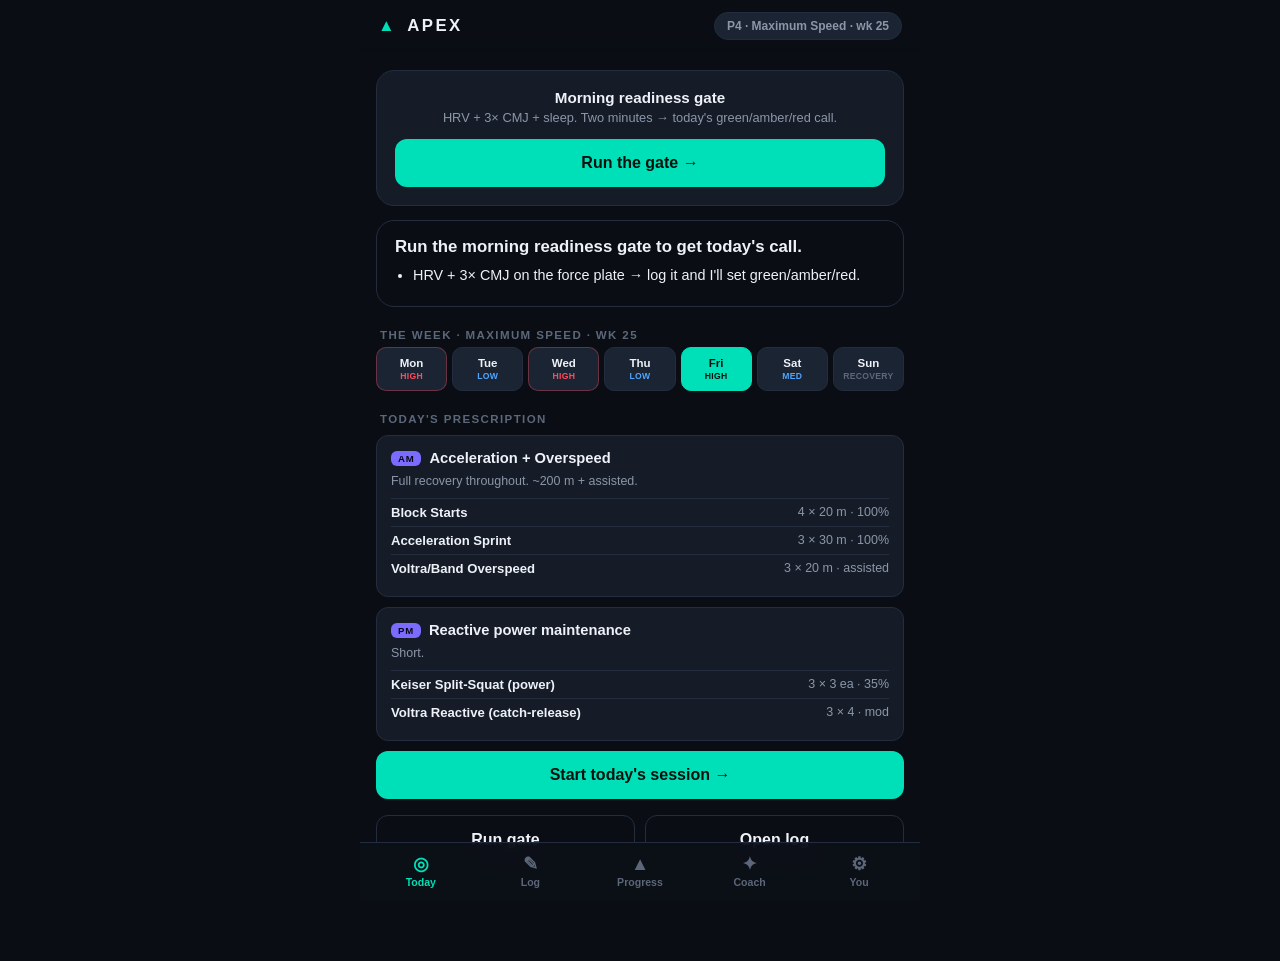
<file: index.html>
<!DOCTYPE html>
<html lang="en">
<head>
  <meta charset="UTF-8" />
  <meta name="viewport" content="width=device-width, initial-scale=1, viewport-fit=cover, maximum-scale=1" />
  <meta name="theme-color" content="#0a0e14" />
  <meta name="apple-mobile-web-app-capable" content="yes" />
  <meta name="apple-mobile-web-app-status-bar-style" content="black-translucent" />
  <meta name="apple-mobile-web-app-title" content="APEX" />
  <title>APEX — Performance Journal</title>
  <link rel="manifest" href="manifest.webmanifest" />
  <link rel="icon" href="icons/icon.svg" />
  <link rel="apple-touch-icon" href="icons/icon-180.png" />
  <link rel="stylesheet" href="css/styles.css" />
</head>
<body>
  <div id="app">
    <header id="topbar">
      <div class="brand"><span class="logo">▲</span> APEX</div>
      <div id="phasePill" class="phase-pill" role="button" tabindex="0">Phase —</div>
    </header>

    <main id="view"><!-- rendered by ui.js --></main>

    <nav id="tabbar">
      <button class="tab" data-tab="today">   <span class="ic">◎</span><span>Today</span></button>
      <button class="tab" data-tab="log">      <span class="ic">✎</span><span>Log</span></button>
      <button class="tab" data-tab="progress"> <span class="ic">▲</span><span>Progress</span></button>
      <button class="tab" data-tab="coach">    <span class="ic">✦</span><span>Coach</span></button>
      <button class="tab" data-tab="settings"> <span class="ic">⚙</span><span>You</span></button>
    </nav>
  </div>

  <div id="modalRoot"></div>

  <script src="js/data.js"></script>
  <script src="js/program.js"></script>
  <script src="js/store.js"></script>
  <script src="js/engine.js"></script>
  <script src="js/logger.js"></script>
  <script src="js/coach.js"></script>
  <script src="js/notionsync.js"></script>
  <script src="js/ui.js"></script>
  <script src="js/app.js"></script>
</body>
</html>
</file>
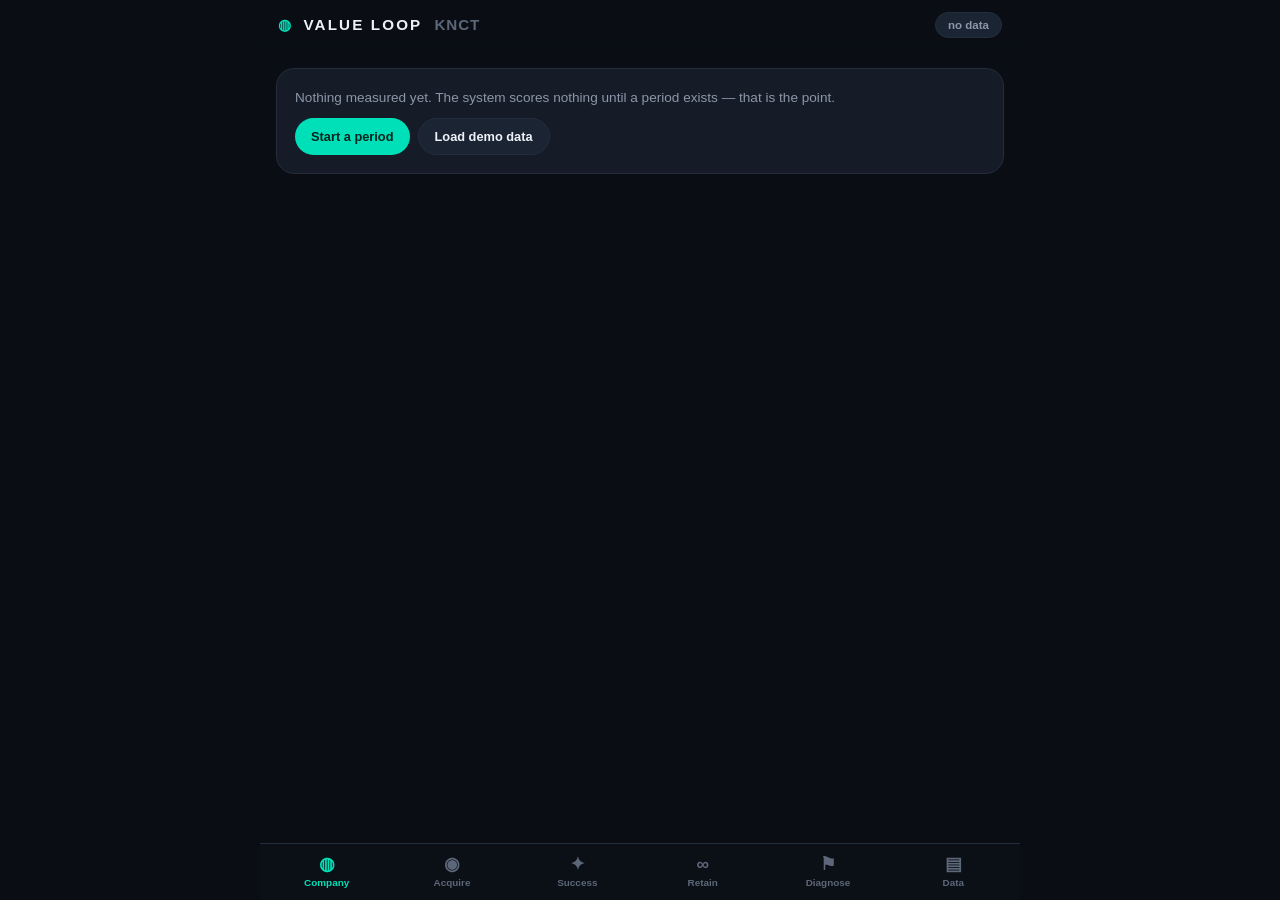
<file: vloop/index.html>
<!DOCTYPE html>
<html lang="en">
<head>
  <meta charset="UTF-8" />
  <meta name="viewport" content="width=device-width, initial-scale=1, viewport-fit=cover, maximum-scale=1" />
  <meta name="theme-color" content="#0a0e14" />
  <meta name="apple-mobile-web-app-capable" content="yes" />
  <meta name="apple-mobile-web-app-status-bar-style" content="black-translucent" />
  <meta name="apple-mobile-web-app-title" content="VALUE LOOP" />
  <title>VALUE LOOP OS — the operating system that tells a business what to fix next</title>
  <link rel="manifest" href="manifest.webmanifest" />
  <link rel="icon" href="icons/icon.svg" />
  <link rel="apple-touch-icon" href="icons/icon-180.png" />
  <link rel="stylesheet" href="css/styles.css" />
</head>
<body>
  <div id="app">
    <header id="topbar">
      <div class="brand"><span class="logo">◍</span> VALUE LOOP <em id="coName">—</em></div>
      <div id="scorePill" class="phase-pill" role="button" tabindex="0">—</div>
    </header>

    <main id="view"><!-- rendered by ui.js --></main>

    <nav id="tabbar">
      <button class="tab" data-tab="company">  <span class="ic">◍</span><span>Company</span></button>
      <button class="tab" data-tab="acquire">  <span class="ic">◉</span><span>Acquire</span></button>
      <button class="tab" data-tab="success">  <span class="ic">✦</span><span>Success</span></button>
      <button class="tab" data-tab="retain">   <span class="ic">∞</span><span>Retain</span></button>
      <button class="tab" data-tab="diagnose"> <span class="ic">⚑</span><span>Diagnose</span></button>
      <button class="tab" data-tab="data">     <span class="ic">▤</span><span>Data</span></button>
    </nav>
  </div>

  <div id="modalRoot"></div>

  <script src="js/schema.js"></script>
  <script src="js/store.js"></script>
  <script src="js/engine.js"></script>
  <script src="js/prescribe.js"></script>
  <script src="js/seed.js"></script>
  <script src="js/ui.js"></script>
  <script src="js/app.js"></script>
</body>
</html>
</file>
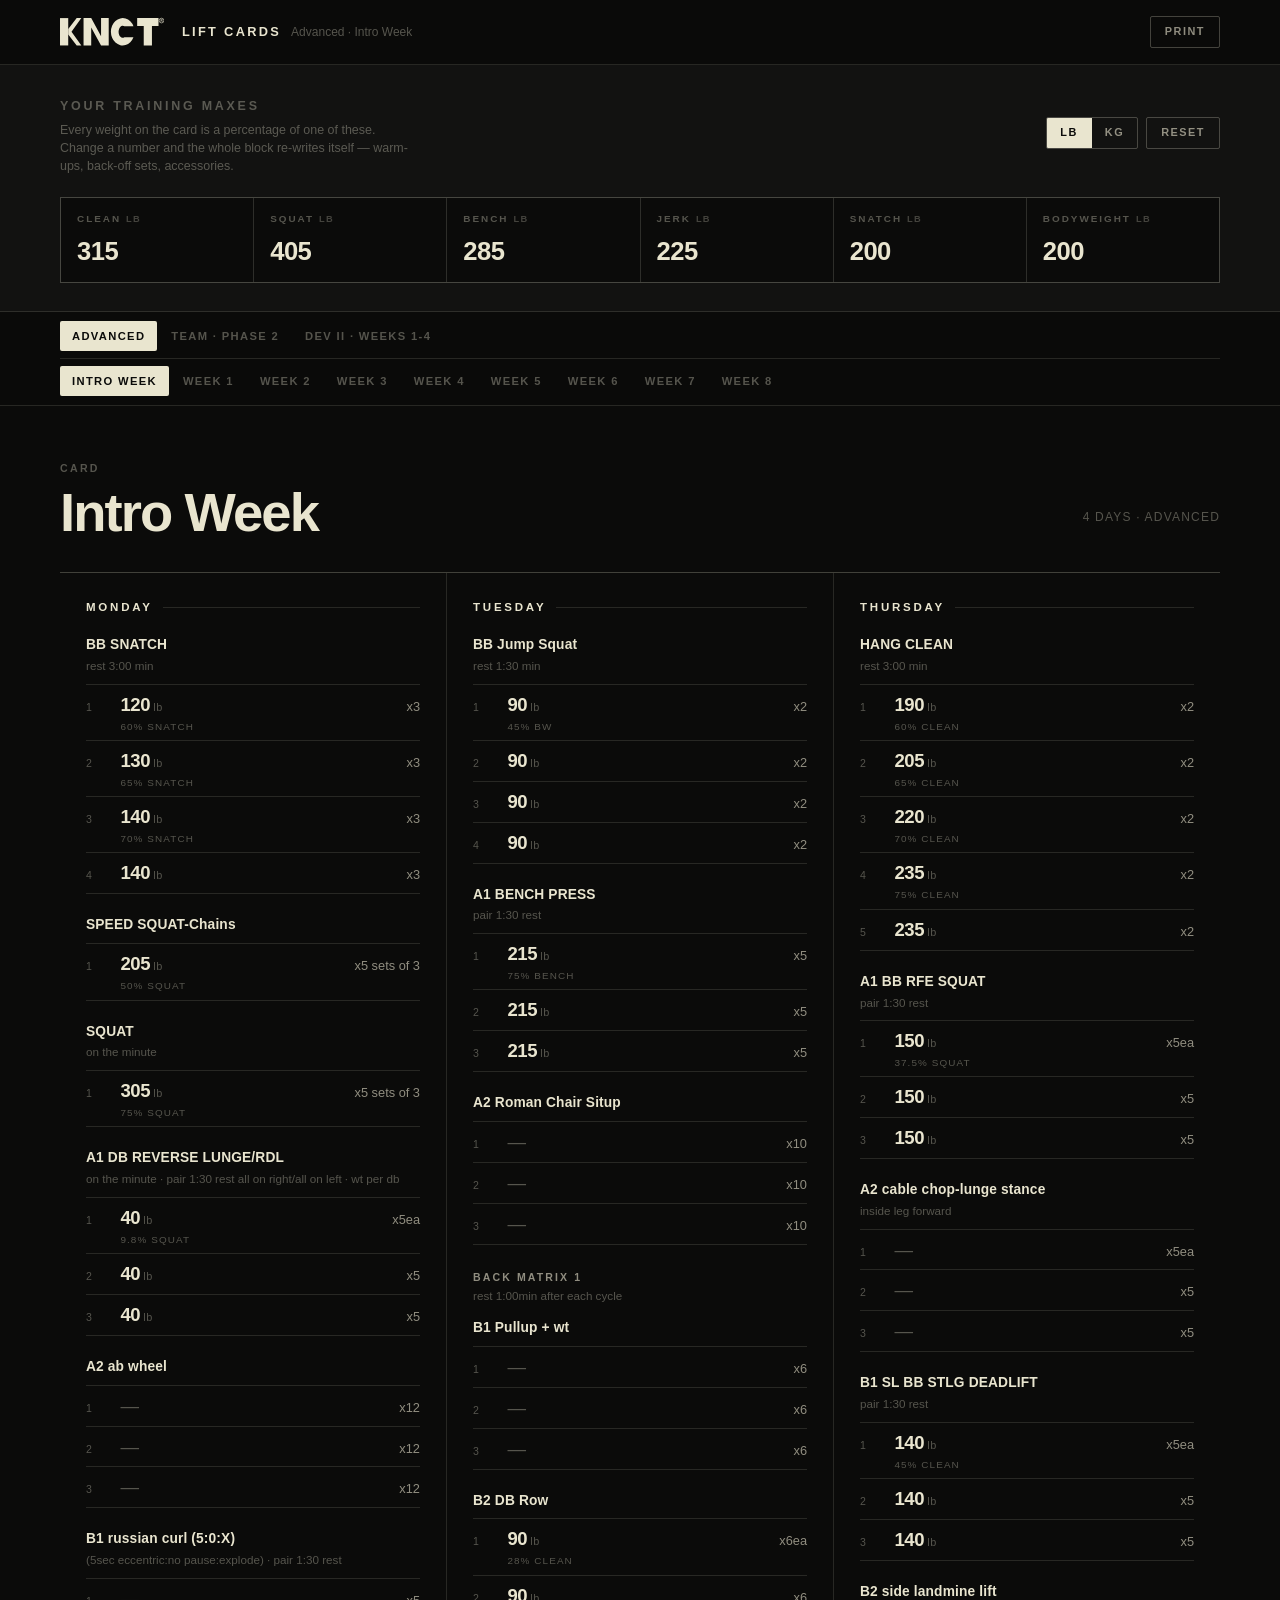
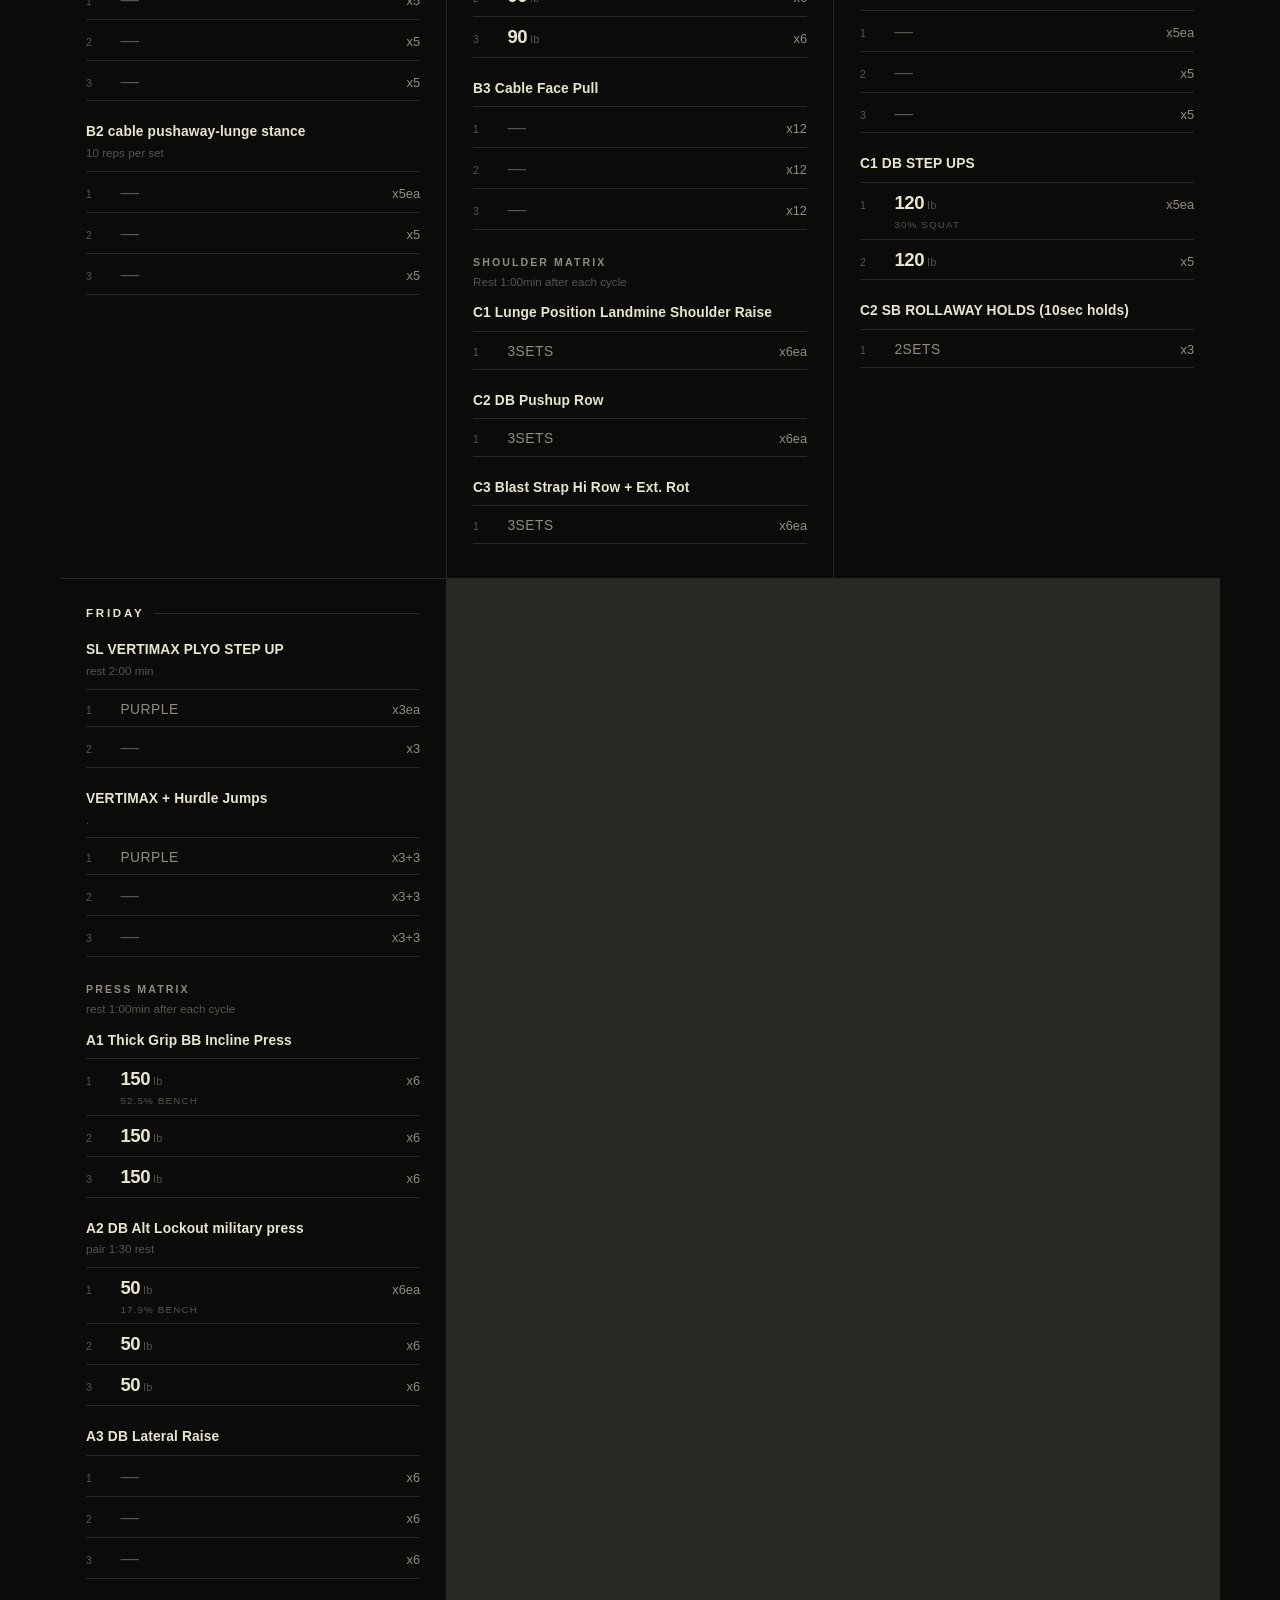
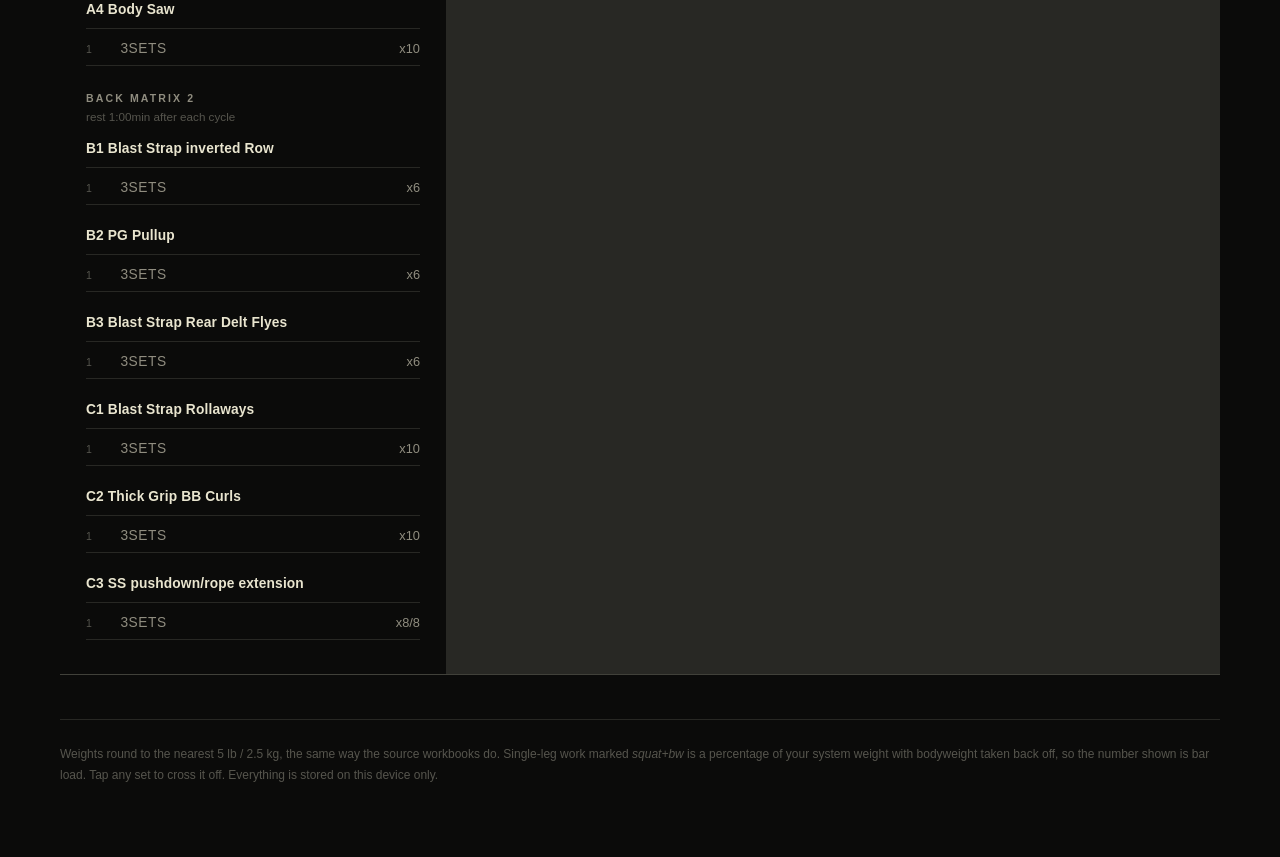
<file: liftcards-standalone.html>
<!DOCTYPE html>
<html lang="en">
<head>
  <meta charset="UTF-8" />
  <meta name="viewport" content="width=device-width, initial-scale=1, viewport-fit=cover" />
  <meta name="theme-color" content="#0b0b0a" />
  <meta name="description" content="KNCT lift cards — enter your maxes, every prescribed weight rewrites itself." />
  <title>KNCT — Lift Cards</title>
  <style>
/* ============================================================================
   KNCT — Lift Cards.  Bone on black, hairlines, tabular numerals, nothing else.
   ========================================================================== */
:root{
  --ink:#0b0b0a; --ink-2:#121211; --ink-3:#191917;
  --bone:#e9e5cf;
  --dim:rgba(233,229,207,.60);
  --faint:rgba(233,229,207,.34);
  --line:rgba(233,229,207,.13);
  --line-2:rgba(233,229,207,.26);
  --pad:clamp(16px,4vw,40px);
  --shell:1240px;
}
*{box-sizing:border-box;-webkit-tap-highlight-color:transparent}
html{-webkit-text-size-adjust:100%}
body{
  margin:0; background:var(--ink); color:var(--bone);
  font-family:-apple-system,BlinkMacSystemFont,'Segoe UI',Inter,Roboto,Helvetica,Arial,sans-serif;
  font-size:16px; line-height:1.45; -webkit-font-smoothing:antialiased;
  font-variant-numeric:tabular-nums; font-feature-settings:'tnum' 1;
}
.shell{max-width:var(--shell);margin:0 auto;padding-inline:var(--pad)}
.eyebrow{
  font-size:.66rem;letter-spacing:.22em;text-transform:uppercase;
  color:var(--faint);font-weight:600;
}

/* ── Masthead ──────────────────────────────────────────────────────────── */
header.top{
  position:sticky;top:0;z-index:40;
  background:rgba(11,11,10,.86);-webkit-backdrop-filter:blur(14px) saturate(140%);backdrop-filter:blur(14px) saturate(140%);
  border-bottom:1px solid var(--line);
}
.top-in{display:flex;align-items:center;gap:18px;height:64px}
.mark{width:104px;color:var(--bone);flex:none;display:block}
.mark svg{display:block;width:100%;height:auto}
.top-meta{display:flex;align-items:baseline;gap:10px;min-width:0;flex:1}
.top-meta b{font-size:.8rem;letter-spacing:.18em;text-transform:uppercase;font-weight:600}
.top-meta span{font-size:.75rem;color:var(--faint);white-space:nowrap;overflow:hidden;text-overflow:ellipsis}
.top-actions{display:flex;gap:8px;flex:none}

/* ── Buttons & controls ────────────────────────────────────────────────── */
button{font:inherit;color:inherit;background:none;border:0;cursor:pointer}
.btn{
  border:1px solid var(--line-2);border-radius:2px;padding:7px 14px;
  font-size:.68rem;letter-spacing:.14em;text-transform:uppercase;font-weight:600;
  color:var(--dim);transition:color .15s,border-color .15s,background .15s;white-space:nowrap;
}
.btn:hover{color:var(--bone);border-color:var(--bone)}
.btn.on{background:var(--bone);border-color:var(--bone);color:var(--ink)}
.seg{display:inline-flex;border:1px solid var(--line-2);border-radius:2px;overflow:hidden}
.seg button{
  padding:7px 13px;font-size:.68rem;letter-spacing:.14em;text-transform:uppercase;
  font-weight:600;color:var(--dim);border-right:1px solid var(--line-2);
}
.seg button:last-child{border-right:0}
.seg button[aria-pressed="true"]{background:var(--bone);color:var(--ink)}

/* ── Maxes ────────────────────────────────────────────────────────────── */
.maxes{border-bottom:1px solid var(--line);background:var(--ink-2)}
.maxes-in{padding-block:26px 28px}
.maxes-head{display:flex;align-items:center;justify-content:space-between;gap:16px;flex-wrap:wrap}
.maxes-head p{margin:6px 0 0;color:var(--faint);font-size:.78rem;max-width:52ch}
.maxes-grid{
  display:grid;gap:1px;margin-top:22px;
  grid-template-columns:repeat(auto-fit,minmax(128px,1fr));
  background:var(--line);border:1px solid var(--line);
}
.max-cell{background:var(--ink);padding:14px 16px 12px;position:relative}
.max-cell label{display:flex;align-items:baseline;gap:5px;font-size:.62rem;letter-spacing:.2em;text-transform:uppercase;color:var(--faint);font-weight:600}
.max-cell input{
  width:100%;margin-top:6px;background:none;border:0;padding:0;
  color:var(--bone);font:inherit;font-size:1.6rem;font-weight:600;letter-spacing:-.02em;
  font-variant-numeric:tabular-nums;
}
.max-cell input:focus{outline:0}
.max-cell:focus-within{background:var(--ink-3)}
.max-cell:focus-within::after{content:"";position:absolute;inset:auto 0 0 0;height:2px;background:var(--bone)}
.max-cell .unit{font-size:.58rem;letter-spacing:.14em;color:var(--line-2);text-transform:uppercase}

/* ── Program / week navigation ────────────────────────────────────────── */
.nav{border-bottom:1px solid var(--line);position:sticky;top:64px;z-index:30;
  background:rgba(11,11,10,.92);-webkit-backdrop-filter:blur(14px);backdrop-filter:blur(14px)}
.nav-in{display:flex;flex-direction:column;align-items:stretch;gap:2px;padding-block:9px}
.rail-programs{border-bottom:1px solid var(--line);padding-bottom:7px;margin-bottom:5px}
.rail-programs button{color:var(--dim)}
.rail{display:flex;gap:2px;overflow-x:auto;scrollbar-width:none;flex:1;min-width:0}
.rail::-webkit-scrollbar{display:none}
.rail button{
  flex:none;padding:7px 12px;border-radius:2px;
  font-size:.7rem;letter-spacing:.12em;text-transform:uppercase;font-weight:600;
  color:var(--faint);transition:color .15s,background .15s;
}
.rail button:hover{color:var(--bone)}
.rail button[aria-current="true"]{color:var(--ink);background:var(--bone)}

/* ── Week header ──────────────────────────────────────────────────────── */
.week-head{padding:44px 0 8px;display:flex;align-items:flex-end;justify-content:space-between;gap:20px;flex-wrap:wrap}
.week-head h1{
  margin:8px 0 0;font-size:clamp(2.1rem,6vw,3.4rem);font-weight:600;
  letter-spacing:-.035em;line-height:.95;
}
.week-head .count{color:var(--faint);font-size:.75rem;letter-spacing:.1em;text-transform:uppercase}

/* ── Day cards ────────────────────────────────────────────────────────── */
.days{
  display:grid;gap:1px;margin:26px 0 0;background:var(--line);
  border-top:1px solid var(--line);border-bottom:1px solid var(--line);
  grid-template-columns:repeat(auto-fit,minmax(330px,1fr));
}
.day{background:var(--ink);padding:26px var(--gutter,26px) 34px;min-width:0}
.day > h2{
  margin:0 0 20px;font-size:.72rem;letter-spacing:.24em;text-transform:uppercase;
  font-weight:600;color:var(--bone);display:flex;align-items:center;gap:10px;
}
.day > h2::after{content:"";flex:1;height:1px;background:var(--line)}

.block{margin:0 0 22px}
.block:last-child{margin-bottom:0}
.block h3{
  margin:0;font-size:.86rem;font-weight:600;letter-spacing:.01em;line-height:1.3;
}
.block .cues{margin:3px 0 0;font-size:.73rem;color:var(--faint);line-height:1.5}
.block.heading{margin:26px 0 14px}
.block.heading h3{font-size:.66rem;letter-spacing:.2em;text-transform:uppercase;color:var(--dim)}

/* Sets */
.sets{margin:9px 0 0;border-top:1px solid var(--line)}
.set{
  display:grid;grid-template-columns:1.4rem 1fr auto;align-items:baseline;gap:12px;
  padding:7px 0 6px;border-bottom:1px solid var(--line);
  cursor:pointer;transition:opacity .15s;
}
.set:hover .n{color:var(--dim)}
.set .n{font-size:.66rem;color:var(--faint);font-variant-numeric:tabular-nums}
.set .load{font-size:1.16rem;font-weight:600;letter-spacing:-.02em;white-space:nowrap}
.set .load .u{font-size:.68rem;font-weight:500;color:var(--faint);margin-left:3px;letter-spacing:.06em}
.set .load.cue{font-size:.86rem;font-weight:500;color:var(--dim);letter-spacing:.04em;text-transform:uppercase}
.set .load.empty{color:var(--faint);font-weight:400}
.set .pct{display:block;font-size:.62rem;letter-spacing:.11em;text-transform:uppercase;color:var(--faint);margin-top:1px}
.set .reps{font-size:.8rem;color:var(--dim);font-weight:500;white-space:nowrap}
.set.done{opacity:.32}
.set.done .load{text-decoration:line-through;text-decoration-thickness:1px}
.set.done .n::before{content:"■ ";}
.load.flash{animation:flash .5s ease}
@keyframes flash{0%{color:#fff}100%{color:var(--bone)}}

/* ── Footer ───────────────────────────────────────────────────────────── */
footer{padding-block:44px 60px;color:var(--faint);font-size:.75rem;line-height:1.7}
footer a{color:var(--dim)}
footer .rule{height:1px;background:var(--line);margin-bottom:24px}

.empty-state{padding:80px 0;color:var(--faint);text-align:center}

/* ── Narrow ───────────────────────────────────────────────────────────── */
@media (max-width:640px){
  .top-in{height:58px;gap:12px}
  .mark{width:84px}
  .top-meta span{display:none}
  .nav{top:58px}
  .maxes-head p{font-size:.75rem}
  .week-head{padding-top:34px}
  .day{padding:24px 0 30px}
  .days{grid-template-columns:1fr;background:none}
  .day + .day{border-top:1px solid var(--line)}
}

/* ── Print: a real card you can tape to the rack ─────────────────────── */
@media print{
  :root{--line:#d8d5c8;--line-2:#bbb;--bone:#000;--dim:#444;--faint:#666}
  body{background:#fff;color:#000;font-size:10.5px}
  header.top,.nav,.top-actions,.maxes-head .seg,.maxes-head .btn{display:none!important}
  .maxes{border:0;background:none}
  .maxes-in{padding:0 0 10px}
  .maxes-grid{grid-template-columns:repeat(6,1fr);margin-top:8px}
  .max-cell{padding:5px 7px}
  .max-cell input{font-size:1rem}
  .week-head{padding:14px 0 4px}
  .week-head h1{font-size:1.6rem}
  .days{grid-template-columns:1fr 1fr;gap:0;background:none}
  .day{padding:12px 16px;border-left:1px solid #d8d5c8;break-inside:avoid}
  .set{page-break-inside:avoid}
  footer{display:none}
}

</style>
</head>
<body>

<header class="top">
  <div class="shell top-in">
    <a class="mark" href="standalone.html" aria-label="KNCT — back to APEX">
      <svg xmlns="http://www.w3.org/2000/svg" viewBox="0 0 380 108" role="img" aria-label="KNCT">
        <g fill="currentColor">
          <path d="M0 4h30v100H0z"/>
          <path d="M30 44 61 4h17L42 54l36 50H61L30 64z"/>
          <path d="M86 4h28l36 66V4h28v100h-28l-36-66v66H86z"/>
          <path d="M268.4 34a43 50 0 1 0 0 40h-33.1a15 22 0 1 1 0-40z"/>
          <path d="M282 4h78v29h-24v71h-30V33h-24z"/>
        </g>
        <circle cx="371" cy="13" r="8.6" fill="none" stroke="currentColor" stroke-width="2.2"/>
        <text x="371" y="17.4" text-anchor="middle" fill="currentColor"
              font-family="Helvetica,Arial,sans-serif" font-size="11" font-weight="700">R</text>
      </svg>
    </a>
    <div class="top-meta">
      <b>Lift Cards</b>
      <span id="topWeek"></span>
    </div>
    <div class="top-actions">
      <button class="btn" id="print">Print</button>
    </div>
  </div>
</header>

<section class="maxes">
  <div class="shell maxes-in">
    <div class="maxes-head">
      <div>
        <p class="eyebrow">Your training maxes</p>
        <p>Every weight on the card is a percentage of one of these. Change a number
           and the whole block re-writes itself — warm-ups, back-off sets, accessories.</p>
      </div>
      <div class="top-actions">
        <div class="seg" role="group" aria-label="Units">
          <button data-unit="lb" aria-pressed="true">lb</button>
          <button data-unit="kg" aria-pressed="false">kg</button>
        </div>
        <button class="btn" id="reset">Reset</button>
      </div>
    </div>
    <div class="maxes-grid" id="maxes"></div>
  </div>
</section>

<nav class="nav">
  <div class="shell nav-in">
    <div class="rail rail-programs" id="programs" role="group" aria-label="Program"></div>
    <div class="rail" id="weeks" role="group" aria-label="Week"></div>
  </div>
</nav>

<main class="shell">
  <div class="week-head" id="weekHead">
    <div>
      <p class="eyebrow" id="weekEyebrow">Card</p>
      <h1 id="weekTitle">—</h1>
    </div>
    <p class="count" id="weekCount"></p>
  </div>
  <div class="days" id="days"></div>
</main>

<footer class="shell">
  <div class="rule"></div>
  <p>
    Weights round to the nearest 5&nbsp;lb / 2.5&nbsp;kg, the same way the source
    workbooks do. Single-leg work marked <em>squat+bw</em> is a percentage of your
    system weight with bodyweight taken back off, so the number shown is bar load.
    Tap any set to cross it off. Everything is stored on this device only.
  </p>
</footer>

<script>
/* Generated by tools/extract_lift_cards.py — do not edit by hand. */
window.LIFT_CARDS = {
 "generated": "2026-09-07",
 "programs": [
  {
   "id": "adv",
   "name": "Advanced",
   "blurb": "Eight weeks of the advanced card — Olympic lifts, contrast work, matrices.",
   "season": "Summer '13",
   "level": "Adv",
   "defaults": {
    "clean": 315.0,
    "squat": 405.0,
    "bench": 285.0,
    "jerk": 225.0,
    "snatch": 200.0,
    "bw": 200.0
   },
   "tested": {
    "clean": 365.0,
    "squat": 450.0,
    "bench": 315.0,
    "jerk": 250.0,
    "snatch": 225.0
   },
   "weeks": [
    {
     "id": "intro",
     "label": "Intro Week",
     "sheet": "Intro",
     "days": [
      {
       "name": "Monday",
       "blocks": [
        {
         "label": "BB SNATCH",
         "notes": [
          "rest 3:00 min"
         ],
         "sets": [
          {
           "w": {
            "b": "snatch",
            "c": 0.6
           },
           "r": "x3"
          },
          {
           "w": {
            "b": "snatch",
            "c": 0.65
           },
           "r": "x3"
          },
          {
           "w": {
            "b": "snatch",
            "c": 0.7
           },
           "r": "x3"
          },
          {
           "w": {
            "b": "snatch",
            "c": 0.7
           },
           "r": "x3"
          }
         ]
        },
        {
         "label": "SPEED SQUAT-Chains",
         "sets": [
          {
           "w": {
            "b": "squat",
            "c": 0.5
           },
           "r": "x5 sets of 3"
          }
         ]
        },
        {
         "label": "SQUAT",
         "notes": [
          "on the minute"
         ],
         "sets": [
          {
           "w": {
            "b": "squat",
            "c": 0.75
           },
           "r": "x5 sets of 3"
          }
         ]
        },
        {
         "label": "A1 DB REVERSE LUNGE/RDL",
         "notes": [
          "on the minute",
          "pair 1:30 rest all on right/all on left",
          "wt per db"
         ],
         "sets": [
          {
           "w": {
            "b": "squat",
            "c": 0.0975
           },
           "r": "x5ea"
          },
          {
           "w": {
            "b": "squat",
            "c": 0.0975
           },
           "r": "x5"
          },
          {
           "w": {
            "b": "squat",
            "c": 0.0975
           },
           "r": "x5"
          }
         ]
        },
        {
         "label": "A2 ab wheel",
         "sets": [
          {
           "w": null,
           "r": "x12"
          },
          {
           "w": null,
           "r": "x12"
          },
          {
           "w": null,
           "r": "x12"
          }
         ]
        },
        {
         "label": "B1 russian curl (5:0:X)",
         "notes": [
          "(5sec eccentric:no pause:explode)",
          "pair 1:30 rest"
         ],
         "sets": [
          {
           "w": null,
           "r": "x5"
          },
          {
           "w": null,
           "r": "x5"
          },
          {
           "w": null,
           "r": "x5"
          }
         ]
        },
        {
         "label": "B2 cable pushaway-lunge stance",
         "notes": [
          "10 reps per set"
         ],
         "sets": [
          {
           "w": null,
           "r": "x5ea"
          },
          {
           "w": null,
           "r": "x5"
          },
          {
           "w": null,
           "r": "x5"
          }
         ]
        }
       ]
      },
      {
       "name": "Tuesday",
       "blocks": [
        {
         "label": "BB Jump Squat",
         "notes": [
          "rest 1:30 min"
         ],
         "sets": [
          {
           "w": {
            "b": "bw",
            "c": 0.45
           },
           "r": "x2"
          },
          {
           "w": {
            "b": "bw",
            "c": 0.45
           },
           "r": "x2"
          },
          {
           "w": {
            "b": "bw",
            "c": 0.45
           },
           "r": "x2"
          },
          {
           "w": {
            "b": "bw",
            "c": 0.45
           },
           "r": "x2"
          }
         ]
        },
        {
         "label": "A1 BENCH PRESS",
         "notes": [
          "pair 1:30 rest"
         ],
         "sets": [
          {
           "w": {
            "b": "bench",
            "c": 0.75
           },
           "r": "x5"
          },
          {
           "w": {
            "b": "bench",
            "c": 0.75
           },
           "r": "x5"
          },
          {
           "w": {
            "b": "bench",
            "c": 0.75
           },
           "r": "x5"
          }
         ]
        },
        {
         "label": "A2 Roman Chair Situp",
         "sets": [
          {
           "w": null,
           "r": "x10"
          },
          {
           "w": null,
           "r": "x10"
          },
          {
           "w": null,
           "r": "x10"
          }
         ]
        },
        {
         "label": "Back Matrix 1 (rest 1:00min after each cycle)",
         "sets": [],
         "heading": true
        },
        {
         "label": "B1 Pullup + wt",
         "sets": [
          {
           "w": null,
           "r": "x6"
          },
          {
           "w": null,
           "r": "x6"
          },
          {
           "w": null,
           "r": "x6"
          }
         ]
        },
        {
         "label": "B2 DB Row",
         "sets": [
          {
           "w": {
            "b": "clean",
            "c": 0.28
           },
           "r": "x6ea"
          },
          {
           "w": {
            "b": "clean",
            "c": 0.28
           },
           "r": "x6"
          },
          {
           "w": {
            "b": "clean",
            "c": 0.28
           },
           "r": "x6"
          }
         ]
        },
        {
         "label": "B3 Cable Face Pull",
         "sets": [
          {
           "w": null,
           "r": "x12"
          },
          {
           "w": null,
           "r": "x12"
          },
          {
           "w": null,
           "r": "x12"
          }
         ]
        },
        {
         "label": "Shoulder Matrix (Rest 1:00min after each cycle)",
         "sets": [],
         "heading": true
        },
        {
         "label": "C1 Lunge Position Landmine Shoulder Raise",
         "sets": [
          {
           "w": {
            "s": "3sets"
           },
           "r": "x6ea"
          }
         ]
        },
        {
         "label": "C2 DB Pushup Row",
         "sets": [
          {
           "w": {
            "s": "3sets"
           },
           "r": "x6ea"
          }
         ]
        },
        {
         "label": "C3 Blast Strap Hi Row + Ext. Rot",
         "sets": [
          {
           "w": {
            "s": "3sets"
           },
           "r": "x6ea"
          }
         ]
        }
       ]
      },
      {
       "name": "Thursday",
       "blocks": [
        {
         "label": "HANG CLEAN",
         "notes": [
          "rest 3:00 min"
         ],
         "sets": [
          {
           "w": {
            "b": "clean",
            "c": 0.6
           },
           "r": "x2"
          },
          {
           "w": {
            "b": "clean",
            "c": 0.65
           },
           "r": "x2"
          },
          {
           "w": {
            "b": "clean",
            "c": 0.7
           },
           "r": "x2"
          },
          {
           "w": {
            "b": "clean",
            "c": 0.75
           },
           "r": "x2"
          },
          {
           "w": {
            "b": "clean",
            "c": 0.75
           },
           "r": "x2"
          }
         ]
        },
        {
         "label": "A1 BB RFE SQUAT",
         "notes": [
          "pair 1:30 rest"
         ],
         "sets": [
          {
           "w": {
            "b": "squat",
            "c": 0.375
           },
           "r": "x5ea"
          },
          {
           "w": {
            "b": "squat",
            "c": 0.375
           },
           "r": "x5"
          },
          {
           "w": {
            "b": "squat",
            "c": 0.375
           },
           "r": "x5"
          }
         ]
        },
        {
         "label": "A2 cable chop-lunge stance",
         "notes": [
          "inside leg forward"
         ],
         "sets": [
          {
           "w": null,
           "r": "x5ea"
          },
          {
           "w": null,
           "r": "x5"
          },
          {
           "w": null,
           "r": "x5"
          }
         ]
        },
        {
         "label": "B1 SL BB STLG DEADLIFT",
         "notes": [
          "pair 1:30 rest"
         ],
         "sets": [
          {
           "w": {
            "b": "clean",
            "c": 0.45
           },
           "r": "x5ea"
          },
          {
           "w": {
            "b": "clean",
            "c": 0.45
           },
           "r": "x5"
          },
          {
           "w": {
            "b": "clean",
            "c": 0.45
           },
           "r": "x5"
          }
         ]
        },
        {
         "label": "B2 side landmine lift",
         "sets": [
          {
           "w": null,
           "r": "x5ea"
          },
          {
           "w": null,
           "r": "x5"
          },
          {
           "w": null,
           "r": "x5"
          }
         ]
        },
        {
         "label": "C1 DB STEP UPS",
         "sets": [
          {
           "w": {
            "b": "squat",
            "c": 0.3
           },
           "r": "x5ea"
          },
          {
           "w": {
            "b": "squat",
            "c": 0.3
           },
           "r": "x5"
          }
         ]
        },
        {
         "label": "C2 SB ROLLAWAY HOLDS (10sec holds)",
         "sets": [
          {
           "w": {
            "s": "2sets"
           },
           "r": "x3"
          }
         ]
        }
       ]
      },
      {
       "name": "Friday",
       "blocks": [
        {
         "label": "SL VERTIMAX PLYO STEP UP",
         "notes": [
          "rest 2:00 min"
         ],
         "sets": [
          {
           "w": {
            "s": "purple"
           },
           "r": "x3ea"
          },
          {
           "w": null,
           "r": "x3"
          }
         ]
        },
        {
         "label": "VERTIMAX + Hurdle Jumps",
         "notes": [
          "."
         ],
         "sets": [
          {
           "w": {
            "s": "purple"
           },
           "r": "x3+3"
          },
          {
           "w": null,
           "r": "x3+3"
          },
          {
           "w": null,
           "r": "x3+3"
          }
         ]
        },
        {
         "label": "Press Matrix (rest 1:00min after each cycle)",
         "sets": [],
         "heading": true
        },
        {
         "label": "A1 Thick Grip BB Incline Press",
         "sets": [
          {
           "w": {
            "b": "bench",
            "c": 0.525
           },
           "r": "x6"
          },
          {
           "w": {
            "b": "bench",
            "c": 0.525
           },
           "r": "x6"
          },
          {
           "w": {
            "b": "bench",
            "c": 0.525
           },
           "r": "x6"
          }
         ]
        },
        {
         "label": "A2 DB Alt Lockout military press",
         "notes": [
          "pair 1:30 rest"
         ],
         "sets": [
          {
           "w": {
            "b": "bench",
            "c": 0.17875
           },
           "r": "x6ea"
          },
          {
           "w": {
            "b": "bench",
            "c": 0.17875
           },
           "r": "x6"
          },
          {
           "w": {
            "b": "bench",
            "c": 0.17875
           },
           "r": "x6"
          }
         ]
        },
        {
         "label": "A3 DB Lateral Raise",
         "sets": [
          {
           "w": null,
           "r": "x6"
          },
          {
           "w": null,
           "r": "x6"
          },
          {
           "w": null,
           "r": "x6"
          }
         ]
        },
        {
         "label": "A4 Body Saw",
         "sets": [
          {
           "w": {
            "s": "3sets"
           },
           "r": "x10"
          }
         ]
        },
        {
         "label": "Back Matrix 2 (rest 1:00min after each cycle)",
         "sets": [],
         "heading": true
        },
        {
         "label": "B1 Blast Strap inverted Row",
         "sets": [
          {
           "w": {
            "s": "3sets"
           },
           "r": "x6"
          }
         ]
        },
        {
         "label": "B2 PG Pullup",
         "sets": [
          {
           "w": {
            "s": "3sets"
           },
           "r": "x6"
          }
         ]
        },
        {
         "label": "B3 Blast Strap Rear Delt Flyes",
         "sets": [
          {
           "w": {
            "s": "3sets"
           },
           "r": "x6"
          }
         ]
        },
        {
         "label": "C1 Blast Strap Rollaways",
         "sets": [
          {
           "w": {
            "s": "3sets"
           },
           "r": "x10"
          }
         ]
        },
        {
         "label": "C2 Thick Grip BB Curls",
         "sets": [
          {
           "w": {
            "s": "3sets"
           },
           "r": "x10"
          }
         ]
        },
        {
         "label": "C3 SS pushdown/rope extension",
         "sets": [
          {
           "w": {
            "s": "3sets"
           },
           "r": "x8/8"
          }
         ]
        }
       ]
      }
     ]
    },
    {
     "id": "week-1",
     "label": "Week 1",
     "sheet": "week 1",
     "days": [
      {
       "name": "Monday",
       "blocks": [
        {
         "label": "BB SNATCH",
         "notes": [
          "rest 3:00 min"
         ],
         "sets": [
          {
           "w": {
            "b": "snatch",
            "c": 0.7
           },
           "r": "x3"
          },
          {
           "w": {
            "b": "snatch",
            "c": 0.75
           },
           "r": "x3"
          },
          {
           "w": {
            "b": "snatch",
            "c": 0.75
           },
           "r": "x3"
          },
          {
           "w": {
            "b": "snatch",
            "c": 0.75
           },
           "r": "x3"
          }
         ]
        },
        {
         "label": "SPEED SQUAT-Chains",
         "notes": [
          "perform set on the minute"
         ],
         "sets": [
          {
           "w": {
            "b": "squat",
            "c": 0.4
           },
           "r": "x3"
          },
          {
           "w": {
            "b": "squat",
            "c": 0.45
           },
           "r": "x3"
          },
          {
           "w": {
            "b": "squat",
            "c": 0.5
           },
           "r": "x3"
          },
          {
           "w": {
            "b": "squat",
            "c": 0.55
           },
           "r": "x3"
          },
          {
           "w": {
            "b": "squat",
            "c": 0.6
           },
           "r": "x3"
          }
         ]
        },
        {
         "label": "SQUAT",
         "notes": [
          "perform set on the minute"
         ],
         "sets": [
          {
           "w": {
            "b": "squat",
            "c": 0.65
           },
           "r": "x3"
          },
          {
           "w": {
            "b": "squat",
            "c": 0.7
           },
           "r": "x3"
          },
          {
           "w": {
            "b": "squat",
            "c": 0.75
           },
           "r": "x3"
          },
          {
           "w": {
            "b": "squat",
            "c": 0.8
           },
           "r": "x3"
          },
          {
           "w": null,
           "r": "x3"
          }
         ]
        },
        {
         "label": "A1 DB REVERSE LUNGE/RDL",
         "notes": [
          "pair 1:30 rest all on right/all on left",
          "total weight"
         ],
         "sets": [
          {
           "w": {
            "b": "squat",
            "c": 0.21
           },
           "r": "x5ea"
          },
          {
           "w": {
            "b": "squat",
            "c": 0.21
           },
           "r": "x5"
          },
          {
           "w": {
            "b": "squat",
            "c": 0.21
           },
           "r": "x5"
          }
         ]
        },
        {
         "label": "A2 ab wheel",
         "sets": [
          {
           "w": {
            "s": "3sets"
           },
           "r": "x15"
          }
         ]
        },
        {
         "label": "B1 russian curl (5:0:X)",
         "sets": [
          {
           "w": {
            "s": "3sets"
           },
           "r": "x5"
          }
         ]
        },
        {
         "label": "B2 cable pushaway-lunge stance",
         "notes": [
          "pair 1:30 rest",
          "10 reps per set"
         ],
         "sets": [
          {
           "w": {
            "s": "3sets"
           },
           "r": "x5ea"
          }
         ]
        }
       ]
      },
      {
       "name": "Tuesday",
       "blocks": [
        {
         "label": "BB Jump Squat",
         "notes": [
          "rest 1:30 min"
         ],
         "sets": [
          {
           "w": {
            "b": "bw",
            "c": 0.5
           },
           "r": "x2"
          },
          {
           "w": {
            "b": "bw",
            "c": 0.5
           },
           "r": "x2"
          },
          {
           "w": {
            "b": "bw",
            "c": 0.5
           },
           "r": "x2"
          },
          {
           "w": {
            "b": "bw",
            "c": 0.5
           },
           "r": "x2"
          }
         ]
        },
        {
         "label": "A1 BENCH PRESS - ICT",
         "notes": [
          "pair 1:30 rest",
          "(rest 30sec btw each set from here) ---->",
          "add bands",
          "(4:0X Tempo)"
         ],
         "sets": [
          {
           "w": {
            "b": "bench",
            "c": 0.65
           },
           "r": "x5"
          },
          {
           "w": {
            "b": "bench",
            "c": 0.75
           },
           "r": "x5"
          },
          {
           "w": {
            "b": "bench",
            "c": 0.85
           },
           "r": "xcluster2"
          },
          {
           "w": {
            "b": "bench",
            "c": 0.5
           },
           "r": "3x2"
          },
          {
           "w": {
            "b": "bench",
            "c": 0.55
           },
           "r": "xmax"
          }
         ]
        },
        {
         "label": "A2 Roman Chair Situp",
         "sets": [
          {
           "w": null,
           "r": "x12"
          },
          {
           "w": null,
           "r": "x12"
          },
          {
           "w": null,
           "r": "x12"
          }
         ]
        },
        {
         "label": "Back Matrix 1 (rest 1:00min after each cycle)",
         "sets": [],
         "heading": true
        },
        {
         "label": "B1 Pullup + wt",
         "sets": [
          {
           "w": null,
           "r": "x6"
          },
          {
           "w": null,
           "r": "x6"
          },
          {
           "w": null,
           "r": "x6"
          }
         ]
        },
        {
         "label": "B2 DB Row",
         "sets": [
          {
           "w": {
            "b": "clean",
            "c": 0.3
           },
           "r": "x6ea"
          },
          {
           "w": {
            "b": "clean",
            "c": 0.3
           },
           "r": "x6"
          },
          {
           "w": {
            "b": "clean",
            "c": 0.3
           },
           "r": "x6"
          }
         ]
        },
        {
         "label": "B3 Cable Face Pull",
         "sets": [
          {
           "w": null,
           "r": "x12"
          },
          {
           "w": null,
           "r": "x12"
          },
          {
           "w": null,
           "r": "x12"
          }
         ]
        },
        {
         "label": "Shoulder Matrix (Rest 1:00min after each cycle)",
         "sets": [],
         "heading": true
        },
        {
         "label": "C1 Lunge Position Landmine Shoulder Raise",
         "sets": [
          {
           "w": {
            "s": "3sets"
           },
           "r": "x6ea"
          }
         ]
        },
        {
         "label": "C2 DB Pushup Row",
         "sets": [
          {
           "w": {
            "s": "3sets"
           },
           "r": "x6ea"
          }
         ]
        },
        {
         "label": "C3 Blast Strap Hi Row + Ext. Rot",
         "sets": [
          {
           "w": {
            "s": "3sets"
           },
           "r": "x6ea"
          }
         ]
        }
       ]
      },
      {
       "name": "Thursday",
       "blocks": [
        {
         "label": "HANG CLEAN",
         "notes": [
          "rest 3:00 min"
         ],
         "sets": [
          {
           "w": {
            "b": "clean",
            "c": 0.7
           },
           "r": "x3"
          },
          {
           "w": {
            "b": "clean",
            "c": 0.75
           },
           "r": "x2"
          },
          {
           "w": {
            "b": "clean",
            "c": 0.8
           },
           "r": "x1"
          },
          {
           "w": {
            "b": "clean",
            "c": 0.75
           },
           "r": "x3"
          },
          {
           "w": {
            "b": "clean",
            "c": 0.8
           },
           "r": "x2"
          },
          {
           "w": {
            "b": "clean",
            "c": 0.85
           },
           "r": "x1"
          }
         ]
        },
        {
         "label": "A1 BB RFE SQUAT",
         "notes": [
          "pair 1:30 rest"
         ],
         "sets": [
          {
           "w": {
            "b": "squat",
            "c": 0.4
           },
           "r": "x5ea"
          },
          {
           "w": {
            "b": "squat",
            "c": 0.4
           },
           "r": "x5"
          },
          {
           "w": {
            "b": "squat",
            "c": 0.4
           },
           "r": "x5"
          }
         ]
        },
        {
         "label": "A2 cable chop-lunge stance",
         "notes": [
          "inside leg forward"
         ],
         "sets": [
          {
           "w": null,
           "r": "x5ea"
          },
          {
           "w": null,
           "r": "x5"
          },
          {
           "w": null,
           "r": "x5"
          }
         ]
        },
        {
         "label": "B1 SL BB STLG DEADLIFT",
         "notes": [
          "pair 1:30 rest"
         ],
         "sets": [
          {
           "w": {
            "b": "clean",
            "c": 0.48
           },
           "r": "x5ea"
          },
          {
           "w": {
            "b": "clean",
            "c": 0.48
           },
           "r": "x5"
          },
          {
           "w": {
            "b": "clean",
            "c": 0.48
           },
           "r": "x5"
          }
         ]
        },
        {
         "label": "B2 side landmine lift",
         "sets": [
          {
           "w": null,
           "r": "x5ea"
          },
          {
           "w": null,
           "r": "x5"
          },
          {
           "w": null,
           "r": "x5"
          }
         ]
        },
        {
         "label": "C1 DB STEP UPS",
         "sets": [
          {
           "w": {
            "b": "squat",
            "c": 0.32
           },
           "r": "x5ea"
          },
          {
           "w": {
            "b": "squat",
            "c": 0.32
           },
           "r": "x5"
          }
         ]
        },
        {
         "label": "C2 SB ROLLAWAY HOLDS (10sec holds)",
         "sets": [
          {
           "w": {
            "s": "2sets"
           },
           "r": "x3"
          }
         ]
        }
       ]
      },
      {
       "name": "Friday",
       "blocks": [
        {
         "label": "SL VERTIMAX PLYO STEP UP",
         "notes": [
          "rest 2:00 min"
         ],
         "sets": [
          {
           "w": {
            "s": "purple"
           },
           "r": "x3ea"
          },
          {
           "w": null,
           "r": "x3"
          }
         ]
        },
        {
         "label": "VERTIMAX + Hurdle Jumps",
         "notes": [
          "."
         ],
         "sets": [
          {
           "w": {
            "s": "p+red"
           },
           "r": "x3+3"
          },
          {
           "w": null,
           "r": "x3+3"
          },
          {
           "w": null,
           "r": "x3+3"
          }
         ]
        },
        {
         "label": "Press Matrix (rest 1:00min after each cycle)",
         "sets": [],
         "heading": true
        },
        {
         "label": "A1 Thick Grip BB Incline Press",
         "sets": [
          {
           "w": {
            "b": "bench",
            "c": 0.5625
           },
           "r": "x6"
          },
          {
           "w": {
            "b": "bench",
            "c": 0.5625
           },
           "r": "x6"
          },
          {
           "w": {
            "b": "bench",
            "c": 0.5625
           },
           "r": "x6"
          }
         ]
        },
        {
         "label": "A2 DB Alt Lockout military press",
         "notes": [
          "pair 1:30 rest"
         ],
         "sets": [
          {
           "w": {
            "b": "bench",
            "c": 0.1925
           },
           "r": "x6ea"
          },
          {
           "w": {
            "b": "bench",
            "c": 0.1925
           },
           "r": "x6"
          },
          {
           "w": {
            "b": "bench",
            "c": 0.1925
           },
           "r": "x6"
          }
         ]
        },
        {
         "label": "A3 DB Lateral Raise",
         "sets": [
          {
           "w": null,
           "r": "x6"
          },
          {
           "w": null,
           "r": "x6"
          },
          {
           "w": null,
           "r": "x6"
          }
         ]
        },
        {
         "label": "A4 Body Saw",
         "sets": [
          {
           "w": {
            "s": "3sets"
           },
           "r": "x10"
          }
         ]
        },
        {
         "label": "Back Matrix 2 (rest 1:00min after each cycle)",
         "sets": [],
         "heading": true
        },
        {
         "label": "B1 Blast Strap inverted Row",
         "sets": [
          {
           "w": {
            "s": "3sets"
           },
           "r": "x6"
          }
         ]
        },
        {
         "label": "B2 PG Pullup",
         "sets": [
          {
           "w": {
            "s": "3sets"
           },
           "r": "x6"
          }
         ]
        },
        {
         "label": "B3 Blast Strap Rear Delt Flyes",
         "sets": [
          {
           "w": {
            "s": "3sets"
           },
           "r": "x6"
          }
         ]
        },
        {
         "label": "C1 Blast Strap Rollaways",
         "sets": [
          {
           "w": {
            "s": "3sets"
           },
           "r": "x10"
          }
         ]
        },
        {
         "label": "C2 Thick Grip BB Curls",
         "sets": [
          {
           "w": {
            "s": "3sets"
           },
           "r": "x10"
          }
         ]
        },
        {
         "label": "C3 SS pushdown/rope extension",
         "sets": [
          {
           "w": {
            "s": "3sets"
           },
           "r": "x8/8"
          }
         ]
        }
       ]
      }
     ]
    },
    {
     "id": "week-2",
     "label": "Week 2",
     "sheet": "week 2",
     "days": [
      {
       "name": "Monday",
       "blocks": [
        {
         "label": "BB SNATCH",
         "notes": [
          "rest 3:00 min"
         ],
         "sets": [
          {
           "w": {
            "b": "snatch",
            "c": 0.75
           },
           "r": "x2"
          },
          {
           "w": {
            "b": "snatch",
            "c": 0.8
           },
           "r": "x2"
          },
          {
           "w": {
            "b": "snatch",
            "c": 0.8
           },
           "r": "x2"
          },
          {
           "w": {
            "b": "snatch",
            "c": 0.8
           },
           "r": "x2"
          }
         ]
        },
        {
         "label": "SPEED SQUAT-Chains",
         "notes": [
          "perform set on the minute"
         ],
         "sets": [
          {
           "w": {
            "b": "squat",
            "c": 0.45
           },
           "r": "x2"
          },
          {
           "w": {
            "b": "squat",
            "c": 0.5
           },
           "r": "x2"
          },
          {
           "w": {
            "b": "squat",
            "c": 0.55
           },
           "r": "x2"
          },
          {
           "w": {
            "b": "squat",
            "c": 0.6
           },
           "r": "x2"
          },
          {
           "w": {
            "b": "squat",
            "c": 0.65
           },
           "r": "x2"
          }
         ]
        },
        {
         "label": "SQUAT",
         "notes": [
          "perform set on the minute"
         ],
         "sets": [
          {
           "w": {
            "b": "squat",
            "c": 0.7
           },
           "r": "x2"
          },
          {
           "w": {
            "b": "squat",
            "c": 0.75
           },
           "r": "x2"
          },
          {
           "w": {
            "b": "squat",
            "c": 0.8
           },
           "r": "x2"
          },
          {
           "w": {
            "b": "squat",
            "c": 0.85
           },
           "r": "x2"
          },
          {
           "w": null,
           "r": "x2"
          }
         ]
        },
        {
         "label": "A1 DB REVERSE LUNGE/RDL",
         "notes": [
          "pair 1:30 rest all on right/all on left",
          "wt per db"
         ],
         "sets": [
          {
           "w": {
            "b": "squat",
            "c": 0.225
           },
           "r": "x5ea"
          },
          {
           "w": {
            "b": "squat",
            "c": 0.225
           },
           "r": "x5"
          },
          {
           "w": {
            "b": "squat",
            "c": 0.225
           },
           "r": "x5"
          }
         ]
        },
        {
         "label": "A2 ab wheel",
         "sets": [
          {
           "w": {
            "s": "3sets"
           },
           "r": "x15"
          }
         ]
        },
        {
         "label": "B1 russian curl + wt (4:0:X)",
         "sets": [
          {
           "w": {
            "s": "3sets"
           },
           "r": "x5"
          }
         ]
        },
        {
         "label": "B2 cable pushaway-lunge stance",
         "notes": [
          "pair 1:30 rest",
          "10 reps per set"
         ],
         "sets": [
          {
           "w": {
            "s": "3sets"
           },
           "r": "x5ea"
          }
         ]
        }
       ]
      },
      {
       "name": "Tuesday",
       "blocks": [
        {
         "label": "BB Jump Squat",
         "notes": [
          "rest 1:30 min"
         ],
         "sets": [
          {
           "w": {
            "b": "bw",
            "c": 0.55
           },
           "r": "x2"
          },
          {
           "w": {
            "b": "bw",
            "c": 0.55
           },
           "r": "x2"
          },
          {
           "w": {
            "b": "bw",
            "c": 0.55
           },
           "r": "x2"
          },
          {
           "w": {
            "b": "bw",
            "c": 0.55
           },
           "r": "x2"
          }
         ]
        },
        {
         "label": "A1 BENCH PRESS - ICT",
         "notes": [
          "pair 1:30 rest",
          "(rest 30sec btw each set from here) ---->",
          "add bands",
          "(4:0X Tempo)"
         ],
         "sets": [
          {
           "w": {
            "b": "bench",
            "c": 0.7
           },
           "r": "x5"
          },
          {
           "w": {
            "b": "bench",
            "c": 0.83
           },
           "r": "x3"
          },
          {
           "w": {
            "b": "bench",
            "c": 0.9
           },
           "r": "xcluster2"
          },
          {
           "w": {
            "b": "bench",
            "c": 0.55
           },
           "r": "3x2"
          },
          {
           "w": {
            "b": "bench",
            "c": 0.6
           },
           "r": "xmax"
          }
         ]
        },
        {
         "label": "A2 Roman Chair Situp",
         "sets": [
          {
           "w": null,
           "r": "x12"
          },
          {
           "w": null,
           "r": "x12"
          },
          {
           "w": null,
           "r": "x12"
          }
         ]
        },
        {
         "label": "Back Matrix 1 (rest 1:00min after each cycle)",
         "sets": [],
         "heading": true
        },
        {
         "label": "B1 Pullup + wt",
         "sets": [
          {
           "w": null,
           "r": "x6"
          },
          {
           "w": null,
           "r": "x6"
          },
          {
           "w": null,
           "r": "x6"
          }
         ]
        },
        {
         "label": "B2 DB Row",
         "sets": [
          {
           "w": {
            "b": "clean",
            "c": 0.32
           },
           "r": "x6ea"
          },
          {
           "w": {
            "b": "clean",
            "c": 0.32
           },
           "r": "x6"
          },
          {
           "w": {
            "b": "clean",
            "c": 0.32
           },
           "r": "x6"
          }
         ]
        },
        {
         "label": "B3 Cable Face Pull",
         "sets": [
          {
           "w": null,
           "r": "x12"
          },
          {
           "w": null,
           "r": "x12"
          },
          {
           "w": null,
           "r": "x12"
          }
         ]
        },
        {
         "label": "Shoulder Matrix (Rest 1:00min after each cycle)",
         "sets": [],
         "heading": true
        },
        {
         "label": "C1 Lunge Position Landmine Shoulder Raise",
         "sets": [
          {
           "w": {
            "s": "3sets"
           },
           "r": "x6ea"
          }
         ]
        },
        {
         "label": "C2 DB Pushup Row",
         "sets": [
          {
           "w": {
            "s": "3sets"
           },
           "r": "x6ea"
          }
         ]
        },
        {
         "label": "C3 Blast Strap Hi Row + Ext. Rot",
         "sets": [
          {
           "w": {
            "s": "3sets"
           },
           "r": "x6ea"
          }
         ]
        }
       ]
      },
      {
       "name": "Thursday",
       "blocks": [
        {
         "label": "HANG CLEAN",
         "notes": [
          "rest 3:00 min"
         ],
         "sets": [
          {
           "w": {
            "b": "clean",
            "c": 0.75
           },
           "r": "x3"
          },
          {
           "w": {
            "b": "clean",
            "c": 0.8
           },
           "r": "x2"
          },
          {
           "w": {
            "b": "clean",
            "c": 0.85
           },
           "r": "x1"
          },
          {
           "w": {
            "b": "clean",
            "c": 0.8
           },
           "r": "x3"
          },
          {
           "w": {
            "b": "clean",
            "c": 0.85
           },
           "r": "x2"
          },
          {
           "w": {
            "b": "clean",
            "c": 0.9
           },
           "r": "x1"
          }
         ]
        },
        {
         "label": "A1 BB RFE SQUAT",
         "notes": [
          "pair 1:30 rest"
         ],
         "sets": [
          {
           "w": {
            "b": "squat",
            "c": 0.425
           },
           "r": "x5ea"
          },
          {
           "w": {
            "b": "squat",
            "c": 0.425
           },
           "r": "x5"
          },
          {
           "w": {
            "b": "squat",
            "c": 0.425
           },
           "r": "x5"
          }
         ]
        },
        {
         "label": "A2 cable chop-lunge stance",
         "notes": [
          "inside leg forward"
         ],
         "sets": [
          {
           "w": null,
           "r": "x5ea"
          },
          {
           "w": null,
           "r": "x5"
          },
          {
           "w": null,
           "r": "x5"
          }
         ]
        },
        {
         "label": "B1 SL BB STLG DEADLIFT",
         "notes": [
          "pair 1:30 rest"
         ],
         "sets": [
          {
           "w": {
            "b": "clean",
            "c": 0.51
           },
           "r": "x3ea"
          },
          {
           "w": {
            "b": "clean",
            "c": 0.51
           },
           "r": "x3"
          },
          {
           "w": {
            "b": "clean",
            "c": 0.51
           },
           "r": "x3"
          }
         ]
        },
        {
         "label": "B2 side landmine lift",
         "sets": [
          {
           "w": null,
           "r": "x5ea"
          },
          {
           "w": null,
           "r": "x5"
          },
          {
           "w": null,
           "r": "x5"
          }
         ]
        },
        {
         "label": "C1 DB STEP UPS",
         "sets": [
          {
           "w": {
            "b": "squat",
            "c": 0.34
           },
           "r": "x5ea"
          },
          {
           "w": {
            "b": "squat",
            "c": 0.34
           },
           "r": "x5"
          }
         ]
        },
        {
         "label": "C2 SB ROLLAWAY HOLDS (10sec holds)",
         "sets": [
          {
           "w": {
            "s": "2sets"
           },
           "r": "x3"
          }
         ]
        }
       ]
      },
      {
       "name": "Friday",
       "blocks": [
        {
         "label": "SL VERTIMAX PLYO STEP UP",
         "notes": [
          "rest 2:00 min"
         ],
         "sets": [
          {
           "w": {
            "s": "p+red"
           },
           "r": "x3ea"
          },
          {
           "w": null,
           "r": "x3"
          }
         ]
        },
        {
         "label": "VERTIMAX + Hurdle Jumps",
         "notes": [
          "."
         ],
         "sets": [
          {
           "w": {
            "s": "green"
           },
           "r": "x3+3"
          },
          {
           "w": null,
           "r": "x3+3"
          },
          {
           "w": null,
           "r": "x3+3"
          }
         ]
        },
        {
         "label": "Press Matrix (rest 1:00min after each cycle)",
         "sets": [],
         "heading": true
        },
        {
         "label": "A1 Thick Grip BB Incline Press",
         "sets": [
          {
           "w": {
            "b": "bench",
            "c": 0.6
           },
           "r": "x6"
          },
          {
           "w": {
            "b": "bench",
            "c": 0.6
           },
           "r": "x6"
          },
          {
           "w": {
            "b": "bench",
            "c": 0.6
           },
           "r": "x6"
          }
         ]
        },
        {
         "label": "A2 DB Alt Lockout military press",
         "notes": [
          "pair 1:30 rest"
         ],
         "sets": [
          {
           "w": {
            "b": "bench",
            "c": 0.20625
           },
           "r": "x6ea"
          },
          {
           "w": {
            "b": "bench",
            "c": 0.20625
           },
           "r": "x6"
          },
          {
           "w": {
            "b": "bench",
            "c": 0.20625
           },
           "r": "x6"
          }
         ]
        },
        {
         "label": "A3 DB Lateral Raise",
         "sets": [
          {
           "w": null,
           "r": "x6"
          },
          {
           "w": null,
           "r": "x6"
          },
          {
           "w": null,
           "r": "x6"
          }
         ]
        },
        {
         "label": "A4 Body Saw",
         "sets": [
          {
           "w": {
            "s": "3sets"
           },
           "r": "x10"
          }
         ]
        },
        {
         "label": "Back Matrix 2 (rest 1:00min after each cycle)",
         "sets": [],
         "heading": true
        },
        {
         "label": "B1 Blast Strap inverted Row",
         "sets": [
          {
           "w": {
            "s": "3sets"
           },
           "r": "x6"
          }
         ]
        },
        {
         "label": "B2 PG Pullup",
         "sets": [
          {
           "w": {
            "s": "3sets"
           },
           "r": "x6"
          }
         ]
        },
        {
         "label": "B3 Blast Strap Rear Delt Flyes",
         "sets": [
          {
           "w": {
            "s": "3sets"
           },
           "r": "x6"
          }
         ]
        },
        {
         "label": "C1 Blast Strap Rollaways",
         "sets": [
          {
           "w": {
            "s": "3sets"
           },
           "r": "x10"
          }
         ]
        },
        {
         "label": "C2 Thick Grip BB Curls",
         "sets": [
          {
           "w": {
            "s": "3sets"
           },
           "r": "x10"
          }
         ]
        },
        {
         "label": "C3 SS pushdown/rope extension",
         "sets": [
          {
           "w": {
            "s": "3sets"
           },
           "r": "x8/8"
          }
         ]
        }
       ]
      }
     ]
    },
    {
     "id": "week-3-4th-week",
     "label": "Week 3",
     "sheet": "week 3-4th week",
     "days": [
      {
       "name": "Monday",
       "blocks": [
        {
         "label": "BB SNATCH",
         "notes": [
          "rest 3:00 min"
         ],
         "sets": [
          {
           "w": {
            "b": "snatch",
            "c": 0.8
           },
           "r": "x2"
          },
          {
           "w": {
            "b": "snatch",
            "c": 0.85
           },
           "r": "x2"
          },
          {
           "w": {
            "b": "snatch",
            "c": 0.85
           },
           "r": "x2"
          },
          {
           "w": {
            "b": "snatch",
            "c": 0.85
           },
           "r": "x2"
          }
         ]
        },
        {
         "label": "SPEED FRONT SQUAT-Chains",
         "notes": [
          "perform set on the minute"
         ],
         "sets": [
          {
           "w": {
            "b": "squat",
            "c": 0.375
           },
           "r": "x1"
          },
          {
           "w": {
            "b": "squat",
            "c": 0.4125
           },
           "r": "x1"
          },
          {
           "w": {
            "b": "squat",
            "c": 0.45
           },
           "r": "x1"
          },
          {
           "w": {
            "b": "squat",
            "c": 0.4875
           },
           "r": "x1"
          },
          {
           "w": {
            "b": "squat",
            "c": 0.525
           },
           "r": "x1"
          }
         ]
        },
        {
         "label": "FRONTSQUAT",
         "notes": [
          "perform set on the minute"
         ],
         "sets": [
          {
           "w": {
            "b": "squat",
            "c": 0.5625
           },
           "r": "x1"
          },
          {
           "w": {
            "b": "squat",
            "c": 0.6
           },
           "r": "x1"
          },
          {
           "w": {
            "b": "squat",
            "c": 0.6375
           },
           "r": "x1"
          },
          {
           "w": {
            "b": "squat",
            "c": 0.675
           },
           "r": "x1"
          },
          {
           "w": null,
           "r": "xmax"
          }
         ]
        },
        {
         "label": "A1 DB REVERSE LUNGE/RDL",
         "notes": [
          "pair 1:30 rest all on right/all on left",
          "wt per db"
         ],
         "sets": [
          {
           "w": {
            "b": "squat",
            "c": 0.24
           },
           "r": "x5ea"
          },
          {
           "w": {
            "b": "squat",
            "c": 0.24
           },
           "r": "x5"
          },
          {
           "w": {
            "b": "squat",
            "c": 0.24
           },
           "r": "x5"
          }
         ]
        },
        {
         "label": "A2 ab wheel",
         "sets": [
          {
           "w": {
            "s": "3sets"
           },
           "r": "x15"
          }
         ]
        },
        {
         "label": "B1 russian curl + wt (3:0:X)",
         "sets": [
          {
           "w": {
            "s": "3sets"
           },
           "r": "x5"
          }
         ]
        },
        {
         "label": "B2 cable pushaway-lunge stance",
         "notes": [
          "pair 1:30 rest",
          "10 reps per set"
         ],
         "sets": [
          {
           "w": {
            "s": "3sets"
           },
           "r": "x5ea"
          }
         ]
        }
       ]
      },
      {
       "name": "Tuesday",
       "blocks": [
        {
         "label": "BB Jump Squat",
         "notes": [
          "rest 1:30 min"
         ],
         "sets": [
          {
           "w": {
            "b": "bw",
            "c": 0.6
           },
           "r": "x2"
          },
          {
           "w": {
            "b": "bw",
            "c": 0.6
           },
           "r": "x2"
          },
          {
           "w": {
            "b": "bw",
            "c": 0.6
           },
           "r": "x2"
          },
          {
           "w": {
            "b": "bw",
            "c": 0.6
           },
           "r": "x2"
          }
         ]
        },
        {
         "label": "A1 BENCH PRESS - ICT",
         "notes": [
          "pair 1:30 rest",
          "(rest 30sec btw each set from here) ---->",
          "add bands",
          "no tempo ---->"
         ],
         "sets": [
          {
           "w": {
            "b": "bench",
            "c": 0.73
           },
           "r": "x3"
          },
          {
           "w": {
            "b": "bench",
            "c": 0.87
           },
           "r": "x2"
          },
          {
           "w": {
            "b": "bench",
            "c": 0.95
           },
           "r": "xcluster2"
          },
          {
           "w": {
            "b": "bench",
            "c": 0.45
           },
           "r": "3x2"
          },
          {
           "w": {
            "b": "bench",
            "c": 0.55
           },
           "r": "xmax"
          }
         ]
        },
        {
         "label": "A2 Roman Chair Situp",
         "sets": [
          {
           "w": null,
           "r": "x15"
          },
          {
           "w": null,
           "r": "x15"
          },
          {
           "w": null,
           "r": "x15"
          }
         ]
        },
        {
         "label": "Back Matrix 1 (rest 1:00min after each cycle)",
         "sets": [],
         "heading": true
        },
        {
         "label": "B1 Pullup + wt",
         "sets": [
          {
           "w": null,
           "r": "x6"
          },
          {
           "w": null,
           "r": "x6"
          },
          {
           "w": null,
           "r": "x6"
          }
         ]
        },
        {
         "label": "B2 DB Row",
         "sets": [
          {
           "w": {
            "b": "clean",
            "c": 0.34
           },
           "r": "x6ea"
          },
          {
           "w": {
            "b": "clean",
            "c": 0.34
           },
           "r": "x6"
          },
          {
           "w": {
            "b": "clean",
            "c": 0.34
           },
           "r": "x6"
          }
         ]
        },
        {
         "label": "B3 Cable Face Pull",
         "sets": [
          {
           "w": null,
           "r": "x12"
          },
          {
           "w": null,
           "r": "x12"
          },
          {
           "w": null,
           "r": "x12"
          }
         ]
        },
        {
         "label": "Shoulder Matrix (Rest 1:00min after each cycle)",
         "sets": [],
         "heading": true
        },
        {
         "label": "C1 Lunge Position Landmine Shoulder Raise",
         "sets": [
          {
           "w": {
            "s": "3sets"
           },
           "r": "x6ea"
          }
         ]
        },
        {
         "label": "C2 DB Pushup Row",
         "sets": [
          {
           "w": {
            "s": "3sets"
           },
           "r": "x6ea"
          }
         ]
        },
        {
         "label": "C3 Blast Strap Hi Row + Ext. Rot",
         "sets": [
          {
           "w": {
            "s": "3sets"
           },
           "r": "x6ea"
          }
         ]
        }
       ]
      },
      {
       "name": "Wednesday",
       "blocks": [
        {
         "label": "HANG CLEAN",
         "notes": [
          "rest 3:00 min"
         ],
         "sets": [
          {
           "w": {
            "b": "clean",
            "c": 0.7
           },
           "r": "x2"
          },
          {
           "w": {
            "b": "clean",
            "c": 0.75
           },
           "r": "x2"
          },
          {
           "w": {
            "b": "clean",
            "c": 0.8
           },
           "r": "x2"
          }
         ]
        },
        {
         "label": "A1 BB RFE SQUAT",
         "notes": [
          "pair 1:30 rest"
         ],
         "sets": [
          {
           "w": {
            "b": "squat",
            "c": 0.325
           },
           "r": "x5ea"
          },
          {
           "w": {
            "b": "squat",
            "c": 0.325
           },
           "r": "x5"
          },
          {
           "w": {
            "b": "squat",
            "c": 0.325
           },
           "r": "x5"
          }
         ]
        },
        {
         "label": "A2 cable chop-lunge stance",
         "notes": [
          "inside leg forward"
         ],
         "sets": [
          {
           "w": null,
           "r": "x5ea"
          },
          {
           "w": null,
           "r": "x5"
          },
          {
           "w": null,
           "r": "x5"
          }
         ]
        },
        {
         "label": "B1 SL BB STLG DEADLIFT",
         "notes": [
          "pair 1:30 rest"
         ],
         "sets": [
          {
           "w": {
            "b": "clean",
            "c": 0.39
           },
           "r": "x3ea"
          },
          {
           "w": {
            "b": "clean",
            "c": 0.39
           },
           "r": "x3"
          },
          {
           "w": {
            "b": "clean",
            "c": 0.39
           },
           "r": "x3"
          }
         ]
        },
        {
         "label": "B2 side landmine lift",
         "sets": [
          {
           "w": null,
           "r": "x5ea"
          },
          {
           "w": null,
           "r": "x5"
          },
          {
           "w": null,
           "r": "x5"
          }
         ]
        },
        {
         "label": "C1 DB STEP UPS",
         "sets": [
          {
           "w": {
            "b": "squat",
            "c": 0.26
           },
           "r": "x5ea"
          },
          {
           "w": {
            "b": "squat",
            "c": 0.26
           },
           "r": "x5"
          }
         ]
        },
        {
         "label": "C2 SB ROLLAWAY HOLDS (10sec holds)",
         "sets": [
          {
           "w": {
            "s": "2sets"
           },
           "r": "x3"
          }
         ]
        }
       ]
      },
      {
       "name": "Friday",
       "blocks": [
        {
         "label": "SL VERTIMAX PLYO STEP UP",
         "notes": [
          "rest 2:00 min"
         ],
         "sets": [
          {
           "w": {
            "s": "purple"
           },
           "r": "x3ea"
          },
          {
           "w": null,
           "r": "x3"
          }
         ]
        },
        {
         "label": "VERTIMAX + Hurdle Jumps",
         "notes": [
          "."
         ],
         "sets": [
          {
           "w": {
            "s": "purple"
           },
           "r": "x3+3"
          },
          {
           "w": null,
           "r": "x3+3"
          },
          {
           "w": null,
           "r": "x3+3"
          }
         ]
        },
        {
         "label": "Press Matrix (rest 1:00min after each cycle)",
         "sets": [],
         "heading": true
        },
        {
         "label": "A1 Thick Grip BB Incline Press",
         "sets": [
          {
           "w": {
            "b": "bench",
            "c": 0.4875
           },
           "r": "x6"
          },
          {
           "w": {
            "b": "bench",
            "c": 0.4875
           },
           "r": "x6"
          },
          {
           "w": {
            "b": "bench",
            "c": 0.4875
           },
           "r": "x6"
          }
         ]
        },
        {
         "label": "A2 DB Alt Lockout military press",
         "notes": [
          "pair 1:30 rest"
         ],
         "sets": [
          {
           "w": {
            "b": "bench",
            "c": 0.165
           },
           "r": "x6ea"
          },
          {
           "w": {
            "b": "bench",
            "c": 0.165
           },
           "r": "x6"
          },
          {
           "w": {
            "b": "bench",
            "c": 0.165
           },
           "r": "x6"
          }
         ]
        },
        {
         "label": "A3 DB Lateral Raise",
         "sets": [
          {
           "w": null,
           "r": "x6"
          },
          {
           "w": null,
           "r": "x6"
          },
          {
           "w": null,
           "r": "x6"
          }
         ]
        },
        {
         "label": "A4 Body Saw",
         "sets": [
          {
           "w": {
            "s": "3sets"
           },
           "r": "x10"
          }
         ]
        },
        {
         "label": "Back Matrix 2 (rest 1:00min after each cycle)",
         "sets": [],
         "heading": true
        },
        {
         "label": "B1 Blast Strap inverted Row",
         "sets": [
          {
           "w": {
            "s": "3sets"
           },
           "r": "x6"
          }
         ]
        },
        {
         "label": "B2 PG Pullup",
         "sets": [
          {
           "w": {
            "s": "3sets"
           },
           "r": "x6"
          }
         ]
        },
        {
         "label": "B3 Blast Strap Rear Delt Flyes",
         "sets": [
          {
           "w": {
            "s": "3sets"
           },
           "r": "x6"
          }
         ]
        },
        {
         "label": "C1 Blast Strap Rollaways",
         "sets": [
          {
           "w": {
            "s": "3sets"
           },
           "r": "x10"
          }
         ]
        },
        {
         "label": "C2 Thick Grip BB Curls",
         "sets": [
          {
           "w": {
            "s": "3sets"
           },
           "r": "x10"
          }
         ]
        },
        {
         "label": "C3 SS pushdown/rope extension",
         "sets": [
          {
           "w": {
            "s": "3sets"
           },
           "r": "x8/8"
          }
         ]
        }
       ]
      }
     ]
    },
    {
     "id": "week-4",
     "label": "Week 4",
     "sheet": "week 4",
     "days": [
      {
       "name": "Monday",
       "blocks": [
        {
         "label": "HANG CLEAN",
         "notes": [
          "rest 3:00 min"
         ],
         "sets": [
          {
           "w": {
            "b": "clean",
            "c": 0.65
           },
           "r": "x2"
          },
          {
           "w": {
            "b": "clean",
            "c": 0.75
           },
           "r": "x2"
          },
          {
           "w": {
            "b": "clean",
            "c": 0.8
           },
           "r": "x2"
          },
          {
           "w": {
            "b": "clean",
            "c": 0.8
           },
           "r": "x2"
          },
          {
           "w": {
            "b": "clean",
            "c": 0.8
           },
           "r": "x2"
          },
          {
           "w": {
            "b": "clean",
            "c": 0.8
           },
           "r": "x2"
          },
          {
           "w": {
            "b": "clean",
            "c": 0.8
           },
           "r": "x2"
          },
          {
           "w": {
            "b": "clean",
            "c": 0.8
           },
           "r": "x2"
          }
         ]
        },
        {
         "label": "A1 BB RFE SQUATS",
         "sets": [
          {
           "w": {
            "b": "squat",
            "c": 0.4
           },
           "r": "x6ea"
          },
          {
           "w": {
            "b": "squat",
            "c": 0.4
           },
           "r": "x6"
          },
          {
           "w": {
            "b": "squat",
            "c": 0.4
           },
           "r": "x6"
          },
          {
           "w": {
            "b": "squat",
            "c": 0.4
           },
           "r": "x6"
          }
         ]
        },
        {
         "label": "A2 AB WHEEL",
         "sets": [
          {
           "w": null,
           "r": "x12"
          },
          {
           "w": null,
           "r": "x12"
          },
          {
           "w": null,
           "r": "x12"
          },
          {
           "w": null,
           "r": "x12"
          }
         ]
        },
        {
         "label": "B1 SL SQUATS",
         "notes": [
          "pair 1:30 rest total weight"
         ],
         "sets": [
          {
           "w": {
            "b": "squat",
            "c": 0.38,
            "sys": true
           },
           "r": "x8ea"
          },
          {
           "w": {
            "b": "squat",
            "c": 0.38,
            "sys": true
           },
           "r": "x8"
          }
         ]
        },
        {
         "label": "B2 blast strap SA Inverted Row",
         "notes": [
          "add vest"
         ],
         "sets": [
          {
           "w": null,
           "r": "x5ea"
          },
          {
           "w": null,
           "r": "x5"
          }
         ]
        },
        {
         "label": "C1 BB INCLINE PRESS + Chain",
         "notes": [
          "pair 1:30 rest"
         ],
         "sets": [
          {
           "w": {
            "b": "bench",
            "c": 0.4875
           },
           "r": "x3"
          },
          {
           "w": {
            "b": "bench",
            "c": 0.4875
           },
           "r": "x3"
          },
          {
           "w": {
            "b": "bench",
            "c": 0.4875
           },
           "r": "x3"
          }
         ]
        },
        {
         "label": "C2 Thick GRIP DB ROW",
         "sets": [
          {
           "w": {
            "b": "clean",
            "c": 0.28125
           },
           "r": "x4ea"
          },
          {
           "w": {
            "b": "clean",
            "c": 0.28125
           },
           "r": "x4"
          },
          {
           "w": {
            "b": "clean",
            "c": 0.28125
           },
           "r": "x4"
          }
         ]
        }
       ]
      },
      {
       "name": "Thursday",
       "blocks": [
        {
         "label": "BLOCK SNATCH",
         "notes": [
          "rest 3:00 min"
         ],
         "sets": [
          {
           "w": {
            "b": "snatch",
            "c": 0.65625
           },
           "r": "x1"
          },
          {
           "w": {
            "b": "snatch",
            "c": 0.7
           },
           "r": "x1"
          },
          {
           "w": {
            "b": "snatch",
            "c": 0.74375
           },
           "r": "x1"
          },
          {
           "w": {
            "b": "snatch",
            "c": 0.74375
           },
           "r": "x1"
          },
          {
           "w": {
            "b": "snatch",
            "c": 0.74375
           },
           "r": "x1"
          }
         ]
        },
        {
         "label": "A1 SQUAT (5:0:X)",
         "notes": [
          "contrast - perform all sets then rest"
         ],
         "sets": [
          {
           "w": {
            "b": "squat",
            "c": 0.725
           },
           "r": "x3"
          },
          {
           "w": {
            "b": "squat",
            "c": 0.725
           },
           "r": "x3"
          },
          {
           "w": {
            "b": "squat",
            "c": 0.725
           },
           "r": "x3"
          }
         ]
        },
        {
         "label": "A2 Box Jump",
         "sets": [
          {
           "w": {
            "s": "3sets"
           },
           "r": "x3"
          }
         ]
        },
        {
         "label": "A3 BAND SQUAT",
         "sets": [
          {
           "w": {
            "b": "squat",
            "c": 0.45
           },
           "r": "x3"
          },
          {
           "w": {
            "b": "squat",
            "c": 0.45
           },
           "r": "x3"
          },
          {
           "w": {
            "b": "squat",
            "c": 0.45
           },
           "r": "x3"
          }
         ]
        },
        {
         "label": "A4 Hurdle Jumps",
         "sets": [
          {
           "w": {
            "s": "3sets"
           },
           "r": "x4"
          }
         ]
        },
        {
         "label": "B1 BB SL RDL",
         "notes": [
          "pair 1:30 rest"
         ],
         "sets": [
          {
           "w": {
            "b": "clean",
            "c": 0.425
           },
           "r": "x5ea"
          },
          {
           "w": {
            "b": "clean",
            "c": 0.425
           },
           "r": "x5"
          },
          {
           "w": {
            "b": "clean",
            "c": 0.425
           },
           "r": "x5"
          }
         ]
        },
        {
         "label": "B2 cable chop",
         "sets": [
          {
           "w": null,
           "r": "x5ea"
          },
          {
           "w": null,
           "r": "x5"
          },
          {
           "w": null,
           "r": "x5"
          }
         ]
        },
        {
         "label": "C1 GHR + Wt",
         "notes": [
          "pair 1:30 rest"
         ],
         "sets": [
          {
           "w": null,
           "r": "x5"
          },
          {
           "w": null,
           "r": "x5"
          },
          {
           "w": null,
           "r": "x5"
          }
         ]
        },
        {
         "label": "C2 landmine rotation",
         "sets": [
          {
           "w": null,
           "r": "x5ea"
          },
          {
           "w": null,
           "r": "x5"
          },
          {
           "w": null,
           "r": "x5"
          }
         ]
        }
       ]
      },
      {
       "name": "Friday",
       "blocks": [
        {
         "label": "DB SNATCH",
         "notes": [
          "rest 2:00 min"
         ],
         "sets": [
          {
           "w": {
            "b": "snatch",
            "c": 0.4125
           },
           "r": "x2ea"
          },
          {
           "w": {
            "b": "snatch",
            "c": 0.4125
           },
           "r": "x2"
          },
          {
           "w": {
            "b": "snatch",
            "c": 0.4125
           },
           "r": "x2"
          },
          {
           "w": {
            "b": "snatch",
            "c": 0.4125
           },
           "r": "x2"
          },
          {
           "w": {
            "b": "snatch",
            "c": 0.4125
           },
           "r": "x2"
          },
          {
           "w": {
            "b": "snatch",
            "c": 0.4125
           },
           "r": "x2"
          }
         ]
        },
        {
         "label": "A1 BENCH PRESS (5:0:X)",
         "sets": [
          {
           "w": {
            "b": "bench",
            "c": 0.675
           },
           "r": "x5"
          },
          {
           "w": {
            "b": "bench",
            "c": 0.675
           },
           "r": "x5"
          },
          {
           "w": {
            "b": "bench",
            "c": 0.675
           },
           "r": "x5"
          }
         ]
        },
        {
         "label": "A2 Box Drop Pushup",
         "sets": [
          {
           "w": {
            "s": "3sets"
           },
           "r": "x5"
          }
         ]
        },
        {
         "label": "A3 BAND BENCH PRESS",
         "sets": [
          {
           "w": {
            "b": "bench",
            "c": 0.45
           },
           "r": "x4"
          },
          {
           "w": {
            "b": "bench",
            "c": 0.45
           },
           "r": "x4"
          },
          {
           "w": {
            "b": "bench",
            "c": 0.45
           },
           "r": "x4"
          }
         ]
        },
        {
         "label": "A4 Clap Pushup",
         "sets": [
          {
           "w": {
            "s": "3sets"
           },
           "r": "x4"
          }
         ]
        },
        {
         "label": "B1 ALT DB MILITARY PRESS",
         "notes": [
          "pair 1:30 rest"
         ],
         "sets": [
          {
           "w": {
            "b": "bench",
            "c": 0.17875
           },
           "r": "x8ea"
          },
          {
           "w": {
            "b": "bench",
            "c": 0.17875
           },
           "r": "x8"
          },
          {
           "w": {
            "b": "bench",
            "c": 0.17875
           },
           "r": "x8"
          }
         ]
        },
        {
         "label": "B2 wt'd SA SL situp",
         "sets": [
          {
           "w": null,
           "r": "x8ea"
          },
          {
           "w": null,
           "r": "x8"
          },
          {
           "w": null,
           "r": "x8"
          }
         ]
        },
        {
         "label": "C1 Thick Grip PG Pullup + wt",
         "sets": [
          {
           "w": null,
           "r": "x10"
          },
          {
           "w": null,
           "r": "x10"
          },
          {
           "w": null,
           "r": "x10"
          }
         ]
        },
        {
         "label": "C2 SA LANDMINE PRESS",
         "sets": [
          {
           "w": null,
           "r": "x8ea"
          },
          {
           "w": null,
           "r": "x8"
          },
          {
           "w": null,
           "r": "x8"
          }
         ]
        }
       ]
      }
     ]
    },
    {
     "id": "week-5",
     "label": "Week 5",
     "sheet": "week 5",
     "days": [
      {
       "name": "Monday",
       "blocks": [
        {
         "label": "HANG CLEAN",
         "notes": [
          "rest 3:00 min"
         ],
         "sets": [
          {
           "w": {
            "b": "clean",
            "c": 0.6
           },
           "r": "x1"
          },
          {
           "w": {
            "b": "clean",
            "c": 0.7
           },
           "r": "x1"
          },
          {
           "w": {
            "b": "clean",
            "c": 0.75
           },
           "r": "x1"
          },
          {
           "w": {
            "b": "clean",
            "c": 0.75
           },
           "r": "x1"
          },
          {
           "w": {
            "b": "clean",
            "c": 0.75
           },
           "r": "x1"
          },
          {
           "w": {
            "b": "clean",
            "c": 0.75
           },
           "r": "x1"
          },
          {
           "w": {
            "b": "clean",
            "c": 0.75
           },
           "r": "x1"
          },
          {
           "w": {
            "b": "clean",
            "c": 0.75
           },
           "r": "x1"
          }
         ]
        },
        {
         "label": "A1 BB BULGARIAN SQUAT",
         "notes": [
          "pair 1:30 rest"
         ],
         "sets": [
          {
           "w": {
            "b": "squat",
            "c": 0.375
           },
           "r": "x3ea"
          },
          {
           "w": {
            "b": "squat",
            "c": 0.375
           },
           "r": "x3"
          },
          {
           "w": {
            "b": "squat",
            "c": 0.375
           },
           "r": "x3"
          }
         ]
        },
        {
         "label": "A2 AB Wheel",
         "sets": [
          {
           "w": null,
           "r": "x8"
          },
          {
           "w": null,
           "r": "x8"
          },
          {
           "w": null,
           "r": "x8"
          }
         ]
        },
        {
         "label": "A1 SL SQUATS",
         "notes": [
          "pair 1:30 rest",
          "total weight"
         ],
         "sets": [
          {
           "w": {
            "b": "squat",
            "c": 0.39,
            "sys": true
           },
           "r": "x3ea"
          },
          {
           "w": {
            "b": "squat",
            "c": 0.39,
            "sys": true
           },
           "r": "x3"
          },
          {
           "w": {
            "b": "squat",
            "c": 0.39,
            "sys": true
           },
           "r": "x3"
          }
         ]
        },
        {
         "label": "A2 blast strap rollouts",
         "sets": [
          {
           "w": null,
           "r": "x10"
          },
          {
           "w": null,
           "r": "x10"
          },
          {
           "w": null,
           "r": "x10"
          }
         ]
        },
        {
         "label": "B1 SL SLIDEBOARD LEG CURL",
         "notes": [
          "pair 1:30 rest"
         ],
         "sets": [
          {
           "w": null,
           "r": "x5"
          },
          {
           "w": null,
           "r": "x5"
          },
          {
           "w": null,
           "r": "x5"
          }
         ]
        },
        {
         "label": "B2 cable pushaway",
         "sets": [
          {
           "w": null,
           "r": "x5ea"
          },
          {
           "w": null,
           "r": "x5"
          },
          {
           "w": null,
           "r": "x5"
          }
         ]
        }
       ]
      },
      {
       "name": "Tuesday",
       "blocks": [
        {
         "label": "SPLIT JERK",
         "notes": [
          "rest 1:30 min"
         ],
         "sets": [
          {
           "w": {
            "b": "jerk",
            "c": 0.7
           },
           "r": "x2 total"
          },
          {
           "w": {
            "b": "jerk",
            "c": 0.75
           },
           "r": "x2"
          },
          {
           "w": {
            "b": "jerk",
            "c": 0.8
           },
           "r": "x2"
          },
          {
           "w": {
            "b": "jerk",
            "c": 0.8
           },
           "r": "x2"
          },
          {
           "w": {
            "b": "jerk",
            "c": 0.8
           },
           "r": "x2"
          }
         ]
        },
        {
         "label": "A1 BB INCLINE PRESS",
         "notes": [
          "pair 1:30 rest"
         ],
         "sets": [
          {
           "w": {
            "b": "bench",
            "c": 0.525
           },
           "r": "x3"
          },
          {
           "w": {
            "b": "bench",
            "c": 0.5625
           },
           "r": "x3"
          },
          {
           "w": {
            "b": "bench",
            "c": 0.6
           },
           "r": "x3"
          }
         ]
        },
        {
         "label": "A2 Roman Chair Situp",
         "notes": [
          "add weight"
         ],
         "sets": [
          {
           "w": null,
           "r": "x10"
          },
          {
           "w": null,
           "r": "x10"
          },
          {
           "w": null,
           "r": "x10"
          }
         ]
        },
        {
         "label": "B1 THICK GRIP DB ROW",
         "notes": [
          "pair 1:30 rest"
         ],
         "sets": [
          {
           "w": {
            "b": "clean",
            "c": 0.28125
           },
           "r": "x5"
          },
          {
           "w": {
            "b": "clean",
            "c": 0.28125
           },
           "r": "x5"
          },
          {
           "w": {
            "b": "clean",
            "c": 0.28125
           },
           "r": "x5"
          }
         ]
        },
        {
         "label": "B2 BB- CG Pushup",
         "notes": [
          "add vest"
         ],
         "sets": [
          {
           "w": null,
           "r": "x10"
          },
          {
           "w": null,
           "r": "x10"
          },
          {
           "w": null,
           "r": "x10"
          }
         ]
        },
        {
         "label": "C1 BS SA INVERTED ROW",
         "sets": [
          {
           "w": null,
           "r": "x6ea"
          },
          {
           "w": null,
           "r": "x6"
          }
         ]
        },
        {
         "label": "B3 Cable Internal Rotation - 90",
         "sets": [
          {
           "w": null,
           "r": "x10"
          },
          {
           "w": null,
           "r": "x10"
          }
         ]
        }
       ]
      },
      {
       "name": "Thursday",
       "blocks": [
        {
         "label": "BLOCK SNATCH",
         "notes": [
          "rest 3:00 min"
         ],
         "sets": [
          {
           "w": {
            "b": "snatch",
            "c": 0.56875
           },
           "r": "x2"
          },
          {
           "w": {
            "b": "snatch",
            "c": 0.6125
           },
           "r": "x2"
          },
          {
           "w": {
            "b": "snatch",
            "c": 0.65625
           },
           "r": "x2"
          },
          {
           "w": {
            "b": "snatch",
            "c": 0.65625
           },
           "r": "x2"
          },
          {
           "w": {
            "b": "snatch",
            "c": 0.65625
           },
           "r": "x2"
          },
          {
           "w": {
            "b": "snatch",
            "c": 0.65625
           },
           "r": "x2"
          }
         ]
        },
        {
         "label": "A1 SQUAT (0:3:X)",
         "notes": [
          "contrast - perform all sets then rest"
         ],
         "sets": [
          {
           "w": {
            "b": "squat",
            "c": 0.725
           },
           "r": "x5"
          },
          {
           "w": {
            "b": "squat",
            "c": 0.725
           },
           "r": "x5"
          },
          {
           "w": {
            "b": "squat",
            "c": 0.725
           },
           "r": "x5"
          }
         ]
        },
        {
         "label": "A2 Box Jump",
         "sets": [
          {
           "w": {
            "s": "3sets"
           },
           "r": "x4"
          }
         ]
        },
        {
         "label": "A3 BAND SQUAT",
         "sets": [
          {
           "w": {
            "b": "squat",
            "c": 0.5
           },
           "r": "x3"
          },
          {
           "w": {
            "b": "squat",
            "c": 0.5
           },
           "r": "x3"
          },
          {
           "w": {
            "b": "squat",
            "c": 0.5
           },
           "r": "x3"
          }
         ]
        },
        {
         "label": "A4 Hurdle Jumps",
         "sets": [
          {
           "w": {
            "s": "3sets"
           },
           "r": "x4"
          }
         ]
        },
        {
         "label": "B1 BB SL RDL",
         "notes": [
          "pair 1:30 rest"
         ],
         "sets": [
          {
           "w": {
            "b": "clean",
            "c": 0.375
           },
           "r": "x8ea"
          },
          {
           "w": {
            "b": "clean",
            "c": 0.375
           },
           "r": "x8"
          },
          {
           "w": {
            "b": "clean",
            "c": 0.375
           },
           "r": "x8"
          }
         ]
        },
        {
         "label": "B2 cable chop",
         "sets": [
          {
           "w": null,
           "r": "x5ea"
          },
          {
           "w": null,
           "r": "x5"
          },
          {
           "w": null,
           "r": "x5"
          }
         ]
        },
        {
         "label": "C1 GHR + Wt (5:0:X)",
         "notes": [
          "pair 1:30 rest"
         ],
         "sets": [
          {
           "w": null,
           "r": "x5"
          },
          {
           "w": null,
           "r": "x5"
          },
          {
           "w": null,
           "r": "x5"
          }
         ]
        },
        {
         "label": "C2 landmine rotation",
         "sets": [
          {
           "w": null,
           "r": "x8ea"
          },
          {
           "w": null,
           "r": "x8"
          },
          {
           "w": null,
           "r": "x8"
          }
         ]
        }
       ]
      },
      {
       "name": "Friday",
       "blocks": [
        {
         "label": "DB SNATCH",
         "notes": [
          "rest 2:00 min"
         ],
         "sets": [
          {
           "w": {
            "b": "snatch",
            "c": 0.4125
           },
           "r": "x1ea"
          },
          {
           "w": {
            "b": "snatch",
            "c": 0.4125
           },
           "r": "x1"
          },
          {
           "w": {
            "b": "snatch",
            "c": 0.4125
           },
           "r": "x1"
          },
          {
           "w": {
            "b": "snatch",
            "c": 0.4125
           },
           "r": "x1"
          },
          {
           "w": {
            "b": "snatch",
            "c": 0.4125
           },
           "r": "x1"
          },
          {
           "w": {
            "b": "snatch",
            "c": 0.4125
           },
           "r": "x1"
          }
         ]
        },
        {
         "label": "A1 BENCH PRESS (0:3:X)",
         "sets": [
          {
           "w": {
            "b": "bench",
            "c": 0.775
           },
           "r": "x3"
          },
          {
           "w": {
            "b": "bench",
            "c": 0.775
           },
           "r": "x3"
          },
          {
           "w": {
            "b": "bench",
            "c": 0.775
           },
           "r": "x3"
          }
         ]
        },
        {
         "label": "A2 Box Drop Pushup",
         "sets": [
          {
           "w": {
            "s": "3sets"
           },
           "r": "x5"
          }
         ]
        },
        {
         "label": "A3 BAND BENCH PRESS",
         "sets": [
          {
           "w": {
            "b": "bench",
            "c": 0.5
           },
           "r": "x3"
          },
          {
           "w": {
            "b": "bench",
            "c": 0.5
           },
           "r": "x3"
          },
          {
           "w": {
            "b": "bench",
            "c": 0.5
           },
           "r": "x3"
          }
         ]
        },
        {
         "label": "A4 Clap Pushup",
         "sets": [
          {
           "w": {
            "s": "3sets"
           },
           "r": "x4"
          }
         ]
        },
        {
         "label": "B1 ALT DB MILITARY PRESS",
         "notes": [
          "pair 1:30 rest"
         ],
         "sets": [
          {
           "w": {
            "b": "bench",
            "c": 0.20625
           },
           "r": "x5ea"
          },
          {
           "w": {
            "b": "bench",
            "c": 0.20625
           },
           "r": "x5"
          }
         ]
        },
        {
         "label": "B2 Cable Lift",
         "sets": [
          {
           "w": null,
           "r": "x3ea"
          },
          {
           "w": null,
           "r": "x3"
          }
         ]
        },
        {
         "label": "C1 Thick Grip PG Pullup",
         "notes": [
          "bdwt"
         ],
         "sets": [
          {
           "w": null,
           "r": "x5"
          },
          {
           "w": null,
           "r": "x5"
          },
          {
           "w": null,
           "r": "x5"
          }
         ]
        },
        {
         "label": "C2 SA LANDMINE PRESS",
         "sets": [
          {
           "w": null,
           "r": "x3ea"
          },
          {
           "w": null,
           "r": "x3"
          },
          {
           "w": null,
           "r": "x3"
          },
          {
           "w": null,
           "r": "x"
          }
         ]
        }
       ]
      }
     ]
    },
    {
     "id": "week-6",
     "label": "Week 6",
     "sheet": "week 6",
     "days": [
      {
       "name": "Monday",
       "blocks": [
        {
         "label": "HANG CLEAN",
         "notes": [
          "rest 3:00 min"
         ],
         "sets": [
          {
           "w": {
            "b": "clean",
            "c": 0.82
           },
           "r": "x3"
          },
          {
           "w": {
            "b": "clean",
            "c": 0.85
           },
           "r": "x3"
          },
          {
           "w": {
            "b": "clean",
            "c": 0.88
           },
           "r": "x3"
          }
         ]
        },
        {
         "label": "A1 BB BULGARIAN SQUAT",
         "notes": [
          "pair 1:30 rest"
         ],
         "sets": [
          {
           "w": {
            "b": "squat",
            "c": 0.44
           },
           "r": "x4ea"
          },
          {
           "w": {
            "b": "squat",
            "c": 0.44
           },
           "r": "x4"
          },
          {
           "w": {
            "b": "squat",
            "c": 0.44
           },
           "r": "x4"
          },
          {
           "w": {
            "b": "squat",
            "c": 0.44
           },
           "r": "x4"
          }
         ]
        },
        {
         "label": "A2 AB Wheel",
         "notes": [
          "add vest"
         ],
         "sets": [
          {
           "w": null,
           "r": "x8"
          },
          {
           "w": null,
           "r": "x8"
          },
          {
           "w": null,
           "r": "x8"
          },
          {
           "w": null,
           "r": "x8"
          }
         ]
        },
        {
         "label": "A1 SL SQUATS",
         "notes": [
          "pair 1:30 rest",
          "total weight"
         ],
         "sets": [
          {
           "w": {
            "b": "squat",
            "c": 0.39,
            "sys": true
           },
           "r": "x4ea"
          },
          {
           "w": {
            "b": "squat",
            "c": 0.4,
            "sys": true
           },
           "r": "x4"
          },
          {
           "w": {
            "b": "squat",
            "c": 0.415,
            "sys": true
           },
           "r": "x4"
          }
         ]
        },
        {
         "label": "A2 blast strap rollouts",
         "notes": [
          "add 2 vests"
         ],
         "sets": [
          {
           "w": null,
           "r": "x6"
          },
          {
           "w": null,
           "r": "x6"
          },
          {
           "w": null,
           "r": "x6"
          }
         ]
        },
        {
         "label": "B1 SL SLIDEBOARD LEG CURL",
         "notes": [
          "pair 1:30 rest"
         ],
         "sets": [
          {
           "w": null,
           "r": "x7"
          },
          {
           "w": null,
           "r": "x7"
          },
          {
           "w": null,
           "r": "x7"
          }
         ]
        },
        {
         "label": "B2 cable pushaway",
         "sets": [
          {
           "w": null,
           "r": "x6ea"
          },
          {
           "w": null,
           "r": "x6"
          },
          {
           "w": null,
           "r": "x6"
          }
         ]
        }
       ]
      },
      {
       "name": "Tuesday",
       "blocks": [
        {
         "label": "SPLIT JERK",
         "notes": [
          "rest 1:30 min"
         ],
         "sets": [
          {
           "w": {
            "b": "jerk",
            "c": 0.8
           },
           "r": "x2 total"
          },
          {
           "w": {
            "b": "jerk",
            "c": 0.8
           },
           "r": "x2"
          },
          {
           "w": {
            "b": "jerk",
            "c": 0.8
           },
           "r": "x2"
          },
          {
           "w": {
            "b": "jerk",
            "c": 0.8
           },
           "r": "x2"
          },
          {
           "w": {
            "b": "jerk",
            "c": 0.8
           },
           "r": "x2"
          }
         ]
        },
        {
         "label": "A1 BB INCLINE PRESS",
         "notes": [
          "pair 1:30 rest"
         ],
         "sets": [
          {
           "w": {
            "b": "bench",
            "c": 0.4875
           },
           "r": "x8"
          },
          {
           "w": {
            "b": "bench",
            "c": 0.4875
           },
           "r": "x8"
          },
          {
           "w": {
            "b": "bench",
            "c": 0.4875
           },
           "r": "x8"
          },
          {
           "w": {
            "b": "bench",
            "c": 0.4875
           },
           "r": "x8"
          }
         ]
        },
        {
         "label": "A2 Roman Chair Situp",
         "notes": [
          "add weight"
         ],
         "sets": [
          {
           "w": null,
           "r": "x10"
          },
          {
           "w": null,
           "r": "x10"
          },
          {
           "w": null,
           "r": "x10"
          }
         ]
        },
        {
         "label": "B1 THICK GRIP DB ROW",
         "notes": [
          "pair 1:30 rest"
         ],
         "sets": [
          {
           "w": {
            "b": "clean",
            "c": 0.2625
           },
           "r": "x8"
          },
          {
           "w": {
            "b": "clean",
            "c": 0.2625
           },
           "r": "x8"
          },
          {
           "w": {
            "b": "clean",
            "c": 0.2625
           },
           "r": "x8"
          }
         ]
        },
        {
         "label": "B2 BB- CG Pushup",
         "notes": [
          "add vest"
         ],
         "sets": [
          {
           "w": null,
           "r": "x15"
          },
          {
           "w": null,
           "r": "x15"
          },
          {
           "w": null,
           "r": "x15"
          }
         ]
        },
        {
         "label": "C1 BS SA INVERTED ROW",
         "sets": [
          {
           "w": null,
           "r": "x8ea"
          },
          {
           "w": null,
           "r": "x8"
          }
         ]
        },
        {
         "label": "B3 Cable Internal Rotation - 90",
         "sets": [
          {
           "w": null,
           "r": "x10"
          },
          {
           "w": null,
           "r": "x10"
          }
         ]
        }
       ]
      },
      {
       "name": "Thursday",
       "blocks": [
        {
         "label": "BLOCK SNATCH",
         "notes": [
          "rest 3:00 min"
         ],
         "sets": [
          {
           "w": {
            "b": "snatch",
            "c": 0.7
           },
           "r": "x2"
          },
          {
           "w": {
            "b": "snatch",
            "c": 0.7
           },
           "r": "x2"
          },
          {
           "w": {
            "b": "snatch",
            "c": 0.7
           },
           "r": "x2"
          },
          {
           "w": {
            "b": "snatch",
            "c": 0.7
           },
           "r": "x2"
          },
          {
           "w": {
            "b": "snatch",
            "c": 0.7
           },
           "r": "x2"
          }
         ]
        },
        {
         "label": "A1 SQUAT (0:3:X)",
         "notes": [
          "contrast - perform all sets then rest"
         ],
         "sets": [
          {
           "w": {
            "b": "squat",
            "c": 0.825
           },
           "r": "x2"
          },
          {
           "w": {
            "b": "squat",
            "c": 0.825
           },
           "r": "x2"
          },
          {
           "w": {
            "b": "squat",
            "c": 0.825
           },
           "r": "x2"
          }
         ]
        },
        {
         "label": "A2 Depth Box Jump",
         "sets": [
          {
           "w": {
            "s": "3sets"
           },
           "r": "x3"
          }
         ]
        },
        {
         "label": "A3 BAND SQUAT",
         "sets": [
          {
           "w": {
            "b": "squat",
            "c": 0.55
           },
           "r": "x3"
          },
          {
           "w": {
            "b": "squat",
            "c": 0.55
           },
           "r": "x3"
          },
          {
           "w": {
            "b": "squat",
            "c": 0.55
           },
           "r": "x3"
          }
         ]
        },
        {
         "label": "A4 Hurdle Jumps",
         "sets": [
          {
           "w": {
            "s": "3sets"
           },
           "r": "x4"
          }
         ]
        },
        {
         "label": "B1 BB SL RDL",
         "notes": [
          "pair 1:30 rest"
         ],
         "sets": [
          {
           "w": {
            "b": "clean",
            "c": 0.35
           },
           "r": "x3ea"
          },
          {
           "w": {
            "b": "clean",
            "c": 0.35
           },
           "r": "x3"
          },
          {
           "w": {
            "b": "clean",
            "c": 0.35
           },
           "r": "x3"
          }
         ]
        },
        {
         "label": "B2 cable chop",
         "sets": [
          {
           "w": null,
           "r": "x3ea"
          },
          {
           "w": null,
           "r": "x3"
          },
          {
           "w": null,
           "r": "x3"
          }
         ]
        },
        {
         "label": "C1 MB EXPLOSIVE GHR",
         "notes": [
          "pair 1:30 rest"
         ],
         "sets": [
          {
           "w": null,
           "r": "x3"
          },
          {
           "w": null,
           "r": "x3"
          },
          {
           "w": null,
           "r": "x3"
          }
         ]
        },
        {
         "label": "C2 landmine rotation",
         "sets": [
          {
           "w": null,
           "r": "x3ea"
          },
          {
           "w": null,
           "r": "x3"
          },
          {
           "w": null,
           "r": "x3"
          }
         ]
        }
       ]
      },
      {
       "name": "Friday",
       "blocks": [
        {
         "label": "DB SNATCH",
         "notes": [
          "rest 2:00 min"
         ],
         "sets": [
          {
           "w": {
            "b": "snatch",
            "c": 0.385
           },
           "r": "x1ea"
          },
          {
           "w": {
            "b": "snatch",
            "c": 0.385
           },
           "r": "x1"
          },
          {
           "w": {
            "b": "snatch",
            "c": 0.385
           },
           "r": "x1"
          }
         ]
        },
        {
         "label": "A1 BENCH PRESS (0:3:X)",
         "notes": [
          "contrast - perform all sets then rest"
         ],
         "sets": [
          {
           "w": {
            "b": "bench",
            "c": 0.825
           },
           "r": "x2"
          },
          {
           "w": {
            "b": "bench",
            "c": 0.825
           },
           "r": "x2"
          },
          {
           "w": {
            "b": "bench",
            "c": 0.825
           },
           "r": "x2"
          }
         ]
        },
        {
         "label": "A2 Box Drop Pushup w/ vest",
         "sets": [
          {
           "w": {
            "s": "3sets"
           },
           "r": "x3"
          }
         ]
        },
        {
         "label": "A3 BAND BENCH PRESS",
         "sets": [
          {
           "w": {
            "b": "bench",
            "c": 0.6
           },
           "r": "x2"
          },
          {
           "w": {
            "b": "bench",
            "c": 0.6
           },
           "r": "x2"
          },
          {
           "w": {
            "b": "bench",
            "c": 0.6
           },
           "r": "x2"
          }
         ]
        },
        {
         "label": "A4 Clap Pushup w/ vest",
         "sets": [
          {
           "w": {
            "s": "3sets"
           },
           "r": "x3"
          }
         ]
        },
        {
         "label": "B1 ALT DB MILITARY PRESS",
         "notes": [
          "pair 1:30 rest"
         ],
         "sets": [
          {
           "w": {
            "b": "bench",
            "c": 0.22
           },
           "r": "x5ea"
          },
          {
           "w": {
            "b": "bench",
            "c": 0.22
           },
           "r": "x5"
          },
          {
           "w": {
            "b": "bench",
            "c": 0.22
           },
           "r": "x5"
          }
         ]
        },
        {
         "label": "B2 Cable Lift",
         "sets": [
          {
           "w": null,
           "r": "x8ea"
          },
          {
           "w": null,
           "r": "x8"
          }
         ]
        },
        {
         "label": "C1 Thick Grip PG Pullup + wt",
         "sets": [
          {
           "w": null,
           "r": "x5"
          },
          {
           "w": null,
           "r": "x5"
          },
          {
           "w": null,
           "r": "x5"
          }
         ]
        },
        {
         "label": "C2 SA LANDMINE PRESS",
         "sets": [
          {
           "w": null,
           "r": "x3ea"
          },
          {
           "w": null,
           "r": "x3"
          },
          {
           "w": null,
           "r": "x3"
          }
         ]
        }
       ]
      }
     ]
    },
    {
     "id": "week-7",
     "label": "Week 7",
     "sheet": "week 7",
     "days": [
      {
       "name": "Monday",
       "blocks": [
        {
         "label": "HANG CLEAN",
         "notes": [
          "rest 3:00 min"
         ],
         "sets": [
          {
           "w": {
            "b": "clean",
            "c": 0.6
           },
           "r": "x1"
          },
          {
           "w": {
            "b": "clean",
            "c": 0.7
           },
           "r": "x1"
          },
          {
           "w": {
            "b": "clean",
            "c": 0.75
           },
           "r": "x1"
          },
          {
           "w": {
            "b": "clean",
            "c": 0.75
           },
           "r": "x1"
          },
          {
           "w": {
            "b": "clean",
            "c": 0.75
           },
           "r": "x1"
          },
          {
           "w": {
            "b": "clean",
            "c": 0.75
           },
           "r": "x1"
          },
          {
           "w": {
            "b": "clean",
            "c": 0.75
           },
           "r": "x1"
          },
          {
           "w": {
            "b": "clean",
            "c": 0.75
           },
           "r": "x1"
          }
         ]
        },
        {
         "label": "A1 BB BULGARIAN SQUAT w/ chains",
         "sets": [
          {
           "w": {
            "b": "squat",
            "c": 0.275
           },
           "r": "x5sets of 2"
          }
         ]
        },
        {
         "label": "A2 AB Wheel",
         "notes": [
          "pair 1:30 rest"
         ],
         "sets": [
          {
           "w": {
            "s": "4sets"
           },
           "r": "x6"
          }
         ]
        },
        {
         "label": "A1 SL SQUATS",
         "notes": [
          "add vest",
          "pair 1:30 rest",
          "total weight"
         ],
         "sets": [
          {
           "w": {
            "b": "squat",
            "c": 0.4,
            "sys": true
           },
           "r": "x3ea"
          },
          {
           "w": {
            "b": "squat",
            "c": 0.4,
            "sys": true
           },
           "r": "x3"
          },
          {
           "w": {
            "b": "squat",
            "c": 0.4,
            "sys": true
           },
           "r": "x3"
          }
         ]
        },
        {
         "label": "A2 blast strap rollouts",
         "sets": [
          {
           "w": null,
           "r": "x12"
          },
          {
           "w": null,
           "r": "x12"
          },
          {
           "w": null,
           "r": "x12"
          }
         ]
        },
        {
         "label": "B1 SL SLIDEBOARD LEG CURL",
         "notes": [
          "pair 1:30 rest",
          "add 1/2\" band"
         ],
         "sets": [
          {
           "w": null,
           "r": "x4"
          },
          {
           "w": null,
           "r": "x4"
          },
          {
           "w": null,
           "r": "x4"
          }
         ]
        },
        {
         "label": "B2 cable pushaway",
         "sets": [
          {
           "w": null,
           "r": "x4ea"
          },
          {
           "w": null,
           "r": "x4"
          },
          {
           "w": null,
           "r": "x4"
          }
         ]
        }
       ]
      },
      {
       "name": "Tuesday",
       "blocks": [
        {
         "label": "SPLIT JERK",
         "notes": [
          "rest 1:30 min"
         ],
         "sets": [
          {
           "w": {
            "b": "jerk",
            "c": 0.7
           },
           "r": "x2total"
          },
          {
           "w": {
            "b": "jerk",
            "c": 0.75
           },
           "r": "x2"
          },
          {
           "w": {
            "b": "jerk",
            "c": 0.8
           },
           "r": "x2"
          },
          {
           "w": {
            "b": "jerk",
            "c": 0.85
           },
           "r": "x2"
          },
          {
           "w": {
            "b": "jerk",
            "c": 0.9
           },
           "r": "x2"
          }
         ]
        },
        {
         "label": "A1 BB INCLINE PRESS",
         "notes": [
          "pair 1:30 rest"
         ],
         "sets": [
          {
           "w": {
            "b": "bench",
            "c": 0.6
           },
           "r": "x3"
          },
          {
           "w": {
            "b": "bench",
            "c": 0.6375
           },
           "r": "x3"
          },
          {
           "w": {
            "b": "bench",
            "c": 0.675
           },
           "r": "x3"
          }
         ]
        },
        {
         "label": "A2 Roman Chair Situp",
         "notes": [
          "add weight"
         ],
         "sets": [
          {
           "w": null,
           "r": "x10"
          },
          {
           "w": null,
           "r": "x10"
          },
          {
           "w": null,
           "r": "x10"
          }
         ]
        },
        {
         "label": "B1 THICK GRIP DB ROW",
         "notes": [
          "pair 1:30 rest"
         ],
         "sets": [
          {
           "w": {
            "b": "clean",
            "c": 0.3375
           },
           "r": "x3"
          },
          {
           "w": {
            "b": "clean",
            "c": 0.3375
           },
           "r": "x3"
          },
          {
           "w": {
            "b": "clean",
            "c": 0.3375
           },
           "r": "x3"
          }
         ]
        },
        {
         "label": "B2 BB- CG Pushup",
         "notes": [
          "add chains"
         ],
         "sets": [
          {
           "w": null,
           "r": "x10"
          },
          {
           "w": null,
           "r": "x10"
          },
          {
           "w": null,
           "r": "x10"
          }
         ]
        },
        {
         "label": "C1 BS SA INVERTED ROW",
         "notes": [
          "add vest"
         ],
         "sets": [
          {
           "w": null,
           "r": "x4ea"
          },
          {
           "w": null,
           "r": "x4"
          }
         ]
        },
        {
         "label": "B3 Cable Internal Rotation - 90",
         "sets": [
          {
           "w": null,
           "r": "x10"
          },
          {
           "w": null,
           "r": "x10"
          }
         ]
        }
       ]
      },
      {
       "name": "Thursday",
       "blocks": [
        {
         "label": "BLOCK SNATCH",
         "notes": [
          "rest 3:00 min"
         ],
         "sets": [
          {
           "w": {
            "b": "snatch",
            "c": 0.6125
           },
           "r": "x2"
          },
          {
           "w": {
            "b": "snatch",
            "c": 0.6125
           },
           "r": "x2"
          },
          {
           "w": {
            "b": "snatch",
            "c": 0.6125
           },
           "r": "x2"
          },
          {
           "w": {
            "b": "snatch",
            "c": 0.6125
           },
           "r": "x2"
          },
          {
           "w": {
            "b": "snatch",
            "c": 0.6125
           },
           "r": "x2"
          }
         ]
        },
        {
         "label": "A1 SQUAT",
         "notes": [
          "contrast - perform all sets then rest"
         ],
         "sets": [
          {
           "w": {
            "b": "squat",
            "c": 0.8
           },
           "r": "x3"
          },
          {
           "w": {
            "b": "squat",
            "c": 0.8
           },
           "r": "x3"
          },
          {
           "w": {
            "b": "squat",
            "c": 0.8
           },
           "r": "x3"
          }
         ]
        },
        {
         "label": "A2 Depth Box Jump",
         "sets": [
          {
           "w": {
            "s": "3sets"
           },
           "r": "x3"
          }
         ]
        },
        {
         "label": "A3 BAND SQUAT",
         "sets": [
          {
           "w": {
            "b": "squat",
            "c": 0.4
           },
           "r": "x3"
          },
          {
           "w": {
            "b": "squat",
            "c": 0.4
           },
           "r": "x3"
          },
          {
           "w": {
            "b": "squat",
            "c": 0.4
           },
           "r": "x3"
          }
         ]
        },
        {
         "label": "A4 Hurdle Jumps",
         "sets": [
          {
           "w": {
            "s": "3sets"
           },
           "r": "x4"
          }
         ]
        },
        {
         "label": "B1 BB SL RDL",
         "notes": [
          "pair 1:30 rest"
         ],
         "sets": [
          {
           "w": {
            "b": "clean",
            "c": 0.325
           },
           "r": "x4ea"
          },
          {
           "w": {
            "b": "clean",
            "c": 0.325
           },
           "r": "x4"
          },
          {
           "w": {
            "b": "clean",
            "c": 0.325
           },
           "r": "x4"
          }
         ]
        },
        {
         "label": "B2 cable chop",
         "sets": [
          {
           "w": null,
           "r": "x4ea"
          },
          {
           "w": null,
           "r": "x4"
          },
          {
           "w": null,
           "r": "x4"
          }
         ]
        },
        {
         "label": "C1 GHR",
         "notes": [
          "pair 1:30 rest"
         ],
         "sets": [
          {
           "w": null,
           "r": "x3"
          },
          {
           "w": null,
           "r": "x3"
          },
          {
           "w": null,
           "r": "x3"
          }
         ]
        },
        {
         "label": "C2 landmine rotation",
         "sets": [
          {
           "w": null,
           "r": "x3ea"
          },
          {
           "w": null,
           "r": "x3"
          },
          {
           "w": null,
           "r": "x3"
          }
         ]
        }
       ]
      },
      {
       "name": "Friday",
       "blocks": [
        {
         "label": "DB SNATCH",
         "notes": [
          "rest 2:00 min"
         ],
         "sets": [
          {
           "w": {
            "b": "snatch",
            "c": 0.44
           },
           "r": "x2ea"
          },
          {
           "w": {
            "b": "snatch",
            "c": 0.44
           },
           "r": "x2"
          },
          {
           "w": {
            "b": "snatch",
            "c": 0.44
           },
           "r": "x2"
          },
          {
           "w": {
            "b": "snatch",
            "c": 0.44
           },
           "r": "x2"
          },
          {
           "w": {
            "b": "snatch",
            "c": 0.44
           },
           "r": "x2"
          }
         ]
        },
        {
         "label": "A1 BENCH PRESS",
         "notes": [
          "contrast - perform all sets then rest"
         ],
         "sets": [
          {
           "w": {
            "b": "bench",
            "c": 0.82
           },
           "r": "x4"
          },
          {
           "w": {
            "b": "bench",
            "c": 0.82
           },
           "r": "x4"
          },
          {
           "w": {
            "b": "bench",
            "c": 0.82
           },
           "r": "x4"
          }
         ]
        },
        {
         "label": "A2 Box Drop Pushup w/ vest",
         "sets": [
          {
           "w": {
            "s": "3sets"
           },
           "r": "x5"
          }
         ]
        },
        {
         "label": "A3 BAND BENCH PRESS",
         "sets": [
          {
           "w": {
            "b": "bench",
            "c": 0.55
           },
           "r": "x3"
          },
          {
           "w": {
            "b": "bench",
            "c": 0.6
           },
           "r": "x3"
          },
          {
           "w": {
            "b": "bench",
            "c": 0.6
           },
           "r": "x3"
          }
         ]
        },
        {
         "label": "A4 Clap Pushup w/ vest",
         "sets": [
          {
           "w": {
            "s": "3sets"
           },
           "r": "x5"
          }
         ]
        },
        {
         "label": "B1 ALT DB MILITARY PRESS",
         "notes": [
          "pair 1:30 rest"
         ],
         "sets": [
          {
           "w": {
            "b": "bench",
            "c": 0.22
           },
           "r": "x5ea"
          },
          {
           "w": {
            "b": "bench",
            "c": 0.22
           },
           "r": "x5"
          }
         ]
        },
        {
         "label": "B2 Cable Lift",
         "sets": [
          {
           "w": null,
           "r": "x8ea"
          },
          {
           "w": null,
           "r": "x8"
          }
         ]
        },
        {
         "label": "C1 Thick Grip PG Pullup",
         "sets": [
          {
           "w": null,
           "r": "x12"
          },
          {
           "w": null,
           "r": "x12"
          },
          {
           "w": null,
           "r": "x12"
          }
         ]
        },
        {
         "label": "C2 SA LANDMINE PRESS",
         "sets": [
          {
           "w": null,
           "r": "x8ea"
          },
          {
           "w": null,
           "r": "x8"
          },
          {
           "w": null,
           "r": "x8"
          }
         ]
        }
       ]
      }
     ]
    },
    {
     "id": "week-8",
     "label": "Week 8",
     "sheet": "week 8",
     "days": [
      {
       "name": "Monday",
       "blocks": [
        {
         "label": "HANG CLEAN",
         "notes": [
          "rest 3:00 min"
         ],
         "sets": [
          {
           "w": {
            "b": "clean",
            "c": 0.6
           },
           "r": "x1"
          },
          {
           "w": {
            "b": "clean",
            "c": 0.7
           },
           "r": "x1"
          },
          {
           "w": {
            "b": "clean",
            "c": 0.8
           },
           "r": "x1"
          },
          {
           "w": {
            "b": "clean",
            "c": 0.85
           },
           "r": "x1"
          },
          {
           "w": {
            "b": "clean",
            "c": 0.9
           },
           "r": "x1"
          },
          {
           "w": {
            "b": "clean",
            "c": 0.93
           },
           "r": "x1"
          },
          {
           "w": null,
           "r": "x1"
          }
         ]
        },
        {
         "label": "A1 BB BULGARIAN SQUAT w/ chains",
         "sets": [
          {
           "w": {
            "b": "squat",
            "c": 0.25
           },
           "r": "x5sets of 2"
          }
         ]
        },
        {
         "label": "A2 AB WHEEL",
         "notes": [
          "add vest"
         ],
         "sets": [
          {
           "w": null,
           "r": "x10"
          },
          {
           "w": null,
           "r": "x10"
          },
          {
           "w": null,
           "r": "x10"
          },
          {
           "w": null,
           "r": "x10"
          }
         ]
        },
        {
         "label": "A1 SL SQUATS",
         "notes": [
          "pair 1:30 rest",
          "total weight"
         ],
         "sets": [
          {
           "w": {
            "b": "squat",
            "c": 0.39,
            "sys": true
           },
           "r": "x4ea"
          },
          {
           "w": {
            "b": "squat",
            "c": 0.39,
            "sys": true
           },
           "r": "x4"
          },
          {
           "w": {
            "b": "squat",
            "c": 0.39,
            "sys": true
           },
           "r": "x4"
          }
         ]
        },
        {
         "label": "A2 blast strap rollouts",
         "sets": [
          {
           "w": null,
           "r": "x8"
          },
          {
           "w": null,
           "r": "x8"
          },
          {
           "w": null,
           "r": "x8"
          }
         ]
        },
        {
         "label": "B1 SL SLIDEBOARD LEG CURL",
         "notes": [
          "pair 1:30 rest",
          "add 1/2\" band"
         ],
         "sets": [
          {
           "w": null,
           "r": "x4"
          },
          {
           "w": null,
           "r": "x4"
          },
          {
           "w": null,
           "r": "x4"
          }
         ]
        },
        {
         "label": "B2 cable pushaway",
         "sets": [
          {
           "w": null,
           "r": "x4ea"
          },
          {
           "w": null,
           "r": "x4"
          },
          {
           "w": null,
           "r": "x4"
          }
         ]
        }
       ]
      },
      {
       "name": "Tuesday",
       "blocks": [
        {
         "label": "DB SNATCH",
         "notes": [
          "rest 2:00 min"
         ],
         "sets": [
          {
           "w": {
            "b": "snatch",
            "c": 0.4125
           },
           "r": "x2ea"
          },
          {
           "w": {
            "b": "snatch",
            "c": 0.4125
           },
           "r": "x2"
          },
          {
           "w": {
            "b": "snatch",
            "c": 0.4125
           },
           "r": "x2"
          },
          {
           "w": {
            "b": "snatch",
            "c": 0.4125
           },
           "r": "x2"
          }
         ]
        },
        {
         "label": "ABENCH PRESS",
         "sets": [
          {
           "w": {
            "b": "bench",
            "c": 0.82
           },
           "r": "x2"
          },
          {
           "w": {
            "b": "bench",
            "c": 0.86
           },
           "r": "x2"
          },
          {
           "w": {
            "b": "bench",
            "c": 0.91
           },
           "r": "xmax"
          }
         ]
        },
        {
         "label": "BAND BENCH PRESS",
         "sets": [
          {
           "w": {
            "b": "bench",
            "c": 0.5
           },
           "r": "x2"
          },
          {
           "w": {
            "b": "bench",
            "c": 0.55
           },
           "r": "x2"
          },
          {
           "w": {
            "b": "bench",
            "c": 0.6
           },
           "r": "x2"
          }
         ]
        },
        {
         "label": "C1 Thick Grip PG Pullup",
         "sets": [
          {
           "w": null,
           "r": "x12"
          },
          {
           "w": null,
           "r": "x12"
          },
          {
           "w": null,
           "r": "x12"
          }
         ]
        },
        {
         "label": "C2 SA LANDMINE PRESS",
         "sets": [
          {
           "w": null,
           "r": "x8ea"
          },
          {
           "w": null,
           "r": "x8"
          },
          {
           "w": null,
           "r": "x8"
          }
         ]
        }
       ]
      },
      {
       "name": "Thursday",
       "blocks": [
        {
         "label": "BLOCK SNATCH",
         "notes": [
          "rest 3:00 min"
         ],
         "sets": [
          {
           "w": {
            "b": "snatch",
            "c": 0.6125
           },
           "r": "x2"
          },
          {
           "w": {
            "b": "snatch",
            "c": 0.6125
           },
           "r": "x2"
          },
          {
           "w": {
            "b": "snatch",
            "c": 0.6125
           },
           "r": "x2"
          },
          {
           "w": {
            "b": "snatch",
            "c": 0.6125
           },
           "r": "x2"
          },
          {
           "w": {
            "b": "snatch",
            "c": 0.6125
           },
           "r": "x2"
          }
         ]
        },
        {
         "label": "SQUAT",
         "sets": [
          {
           "w": {
            "b": "squat",
            "c": 0.8
           },
           "r": "x2"
          },
          {
           "w": {
            "b": "squat",
            "c": 0.85
           },
           "r": "x2"
          },
          {
           "w": {
            "b": "squat",
            "c": 0.9
           },
           "r": "xmax"
          }
         ]
        },
        {
         "label": "BAND SQUAT",
         "sets": [
          {
           "w": {
            "b": "squat",
            "c": 0.5
           },
           "r": "x3"
          },
          {
           "w": {
            "b": "squat",
            "c": 0.55
           },
           "r": "x3"
          },
          {
           "w": {
            "b": "squat",
            "c": 0.6
           },
           "r": "x3"
          }
         ]
        },
        {
         "label": "B1 BB SL RDL",
         "notes": [
          "pair 1:30 rest"
         ],
         "sets": [
          {
           "w": {
            "b": "clean",
            "c": 0.45
           },
           "r": "x4ea"
          },
          {
           "w": {
            "b": "clean",
            "c": 0.45
           },
           "r": "x4"
          },
          {
           "w": {
            "b": "clean",
            "c": 0.45
           },
           "r": "x4"
          }
         ]
        },
        {
         "label": "B2 cable chop",
         "sets": [
          {
           "w": null,
           "r": "x4ea"
          },
          {
           "w": null,
           "r": "x4"
          },
          {
           "w": null,
           "r": "x4"
          }
         ]
        },
        {
         "label": "C1 GHR + wt",
         "notes": [
          "pair 1:30 rest"
         ],
         "sets": [
          {
           "w": null,
           "r": "x3"
          },
          {
           "w": null,
           "r": "x3"
          },
          {
           "w": null,
           "r": "x3"
          }
         ]
        },
        {
         "label": "C2 landmine rotation",
         "sets": [
          {
           "w": null,
           "r": "x3ea"
          },
          {
           "w": null,
           "r": "x3"
          },
          {
           "w": null,
           "r": "x3"
          }
         ]
        }
       ]
      }
     ]
    }
   ]
  },
  {
   "id": "team",
   "name": "Team · Phase 2",
   "blurb": "Weeks 4-9 of the team block, closing with the home unload week.",
   "season": "Summer '13",
   "level": "Team",
   "defaults": {
    "clean": 315.0,
    "squat": 435.0,
    "bench": 285.0,
    "jerk": 245.0,
    "snatch": 200.0,
    "bw": 205.0
   },
   "tested": {
    "clean": 325.0,
    "squat": 450.0,
    "bench": 300.0,
    "jerk": 275.0,
    "snatch": 225.0
   },
   "weeks": [
    {
     "id": "week-4",
     "label": "Week 4",
     "sheet": "week 4",
     "days": [
      {
       "name": "Monday",
       "blocks": [
        {
         "label": "HANG CLEAN",
         "notes": [
          "rest 3:00 min"
         ],
         "sets": [
          {
           "w": {
            "b": "clean",
            "c": 0.65
           },
           "r": "x2"
          },
          {
           "w": {
            "b": "clean",
            "c": 0.75
           },
           "r": "x2"
          },
          {
           "w": {
            "b": "clean",
            "c": 0.8
           },
           "r": "x2"
          },
          {
           "w": {
            "b": "clean",
            "c": 0.8
           },
           "r": "x2"
          },
          {
           "w": {
            "b": "clean",
            "c": 0.8
           },
           "r": "x2"
          },
          {
           "w": {
            "b": "clean",
            "c": 0.8
           },
           "r": "x2"
          },
          {
           "w": {
            "b": "clean",
            "c": 0.8
           },
           "r": "x2"
          },
          {
           "w": {
            "b": "clean",
            "c": 0.8
           },
           "r": "x2"
          }
         ]
        },
        {
         "label": "SPEED SQUAT-chains (5:0:X)",
         "sets": [
          {
           "w": {
            "b": "squat",
            "c": 0.5
           },
           "r": "x5 sets of 3"
          }
         ]
        },
        {
         "label": "A1 SL SQUATS",
         "notes": [
          "rest :45sec",
          "pair 1:30 rest",
          "total weight"
         ],
         "sets": [
          {
           "w": {
            "b": "squat",
            "c": 0.38,
            "sys": true
           },
           "r": "x8ea"
          },
          {
           "w": {
            "b": "squat",
            "c": 0.38,
            "sys": true
           },
           "r": "x8"
          },
          {
           "w": {
            "b": "squat",
            "c": 0.38,
            "sys": true
           },
           "r": "x8"
          }
         ]
        },
        {
         "label": "A2 blast strap rollouts",
         "notes": [
          "add vest"
         ],
         "sets": [
          {
           "w": null,
           "r": "x10"
          },
          {
           "w": null,
           "r": "x10"
          },
          {
           "w": null,
           "r": "x10"
          }
         ]
        },
        {
         "label": "B1 SL SLIDEBOARD LEG CURL",
         "notes": [
          "5 sec eccentric",
          "pair 1:30 rest"
         ],
         "sets": [
          {
           "w": null,
           "r": "x5"
          },
          {
           "w": null,
           "r": "x5"
          },
          {
           "w": null,
           "r": "x5"
          }
         ]
        },
        {
         "label": "B2 cable pushaway",
         "sets": [
          {
           "w": null,
           "r": "x8ea"
          },
          {
           "w": null,
           "r": "x8"
          },
          {
           "w": null,
           "r": "x8"
          }
         ]
        }
       ]
      },
      {
       "name": "Tuesday",
       "blocks": [
        {
         "label": "SPLIT JERK",
         "notes": [
          "rest 1:30 min"
         ],
         "sets": [
          {
           "w": {
            "b": "jerk",
            "c": 0.7
           },
           "r": "x2 total"
          },
          {
           "w": {
            "b": "jerk",
            "c": 0.7
           },
           "r": "x2"
          },
          {
           "w": {
            "b": "jerk",
            "c": 0.7
           },
           "r": "x2"
          },
          {
           "w": {
            "b": "jerk",
            "c": 0.7
           },
           "r": "x2"
          },
          {
           "w": {
            "b": "jerk",
            "c": 0.7
           },
           "r": "x2"
          }
         ]
        },
        {
         "label": "BENCH - (5:0:X)",
         "notes": [
          "rest 3:00min"
         ],
         "sets": [
          {
           "w": {
            "b": "bench",
            "c": 0.675
           },
           "r": "x5"
          },
          {
           "w": {
            "b": "bench",
            "c": 0.675
           },
           "r": "x5"
          },
          {
           "w": {
            "b": "bench",
            "c": 0.675
           },
           "r": "x5"
          }
         ]
        },
        {
         "label": "A1 DB ROW (5:0:X)",
         "notes": [
          "pair 1:30 rest"
         ],
         "sets": [
          {
           "w": {
            "b": "clean",
            "c": 0.25
           },
           "r": "x5"
          },
          {
           "w": {
            "b": "clean",
            "c": 0.25
           },
           "r": "x5"
          },
          {
           "w": {
            "b": "clean",
            "c": 0.25
           },
           "r": "x5"
          }
         ]
        },
        {
         "label": "A2 Box Drop Pushup",
         "sets": [
          {
           "w": null,
           "r": "x5"
          },
          {
           "w": null,
           "r": "x5"
          },
          {
           "w": null,
           "r": "x5"
          }
         ]
        },
        {
         "label": "B1 Thick Grip BB Tricep Ext to chin",
         "sets": [
          {
           "w": null,
           "r": "x6-8"
          },
          {
           "w": null,
           "r": "x6-8"
          }
         ]
        },
        {
         "label": "B2 BO DB ext Rot",
         "sets": [
          {
           "w": null,
           "r": "x5"
          },
          {
           "w": null,
           "r": "x5"
          }
         ]
        },
        {
         "label": "B3 Cable Internal Rotation - 90",
         "sets": [
          {
           "w": null,
           "r": "x10"
          },
          {
           "w": null,
           "r": "x10"
          }
         ]
        }
       ]
      },
      {
       "name": "Thursday",
       "blocks": [
        {
         "label": "BB SNATCH",
         "notes": [
          "rest 3:00 min"
         ],
         "sets": [
          {
           "w": {
            "b": "snatch",
            "c": 0.7
           },
           "r": "x1"
          },
          {
           "w": {
            "b": "snatch",
            "c": 0.8
           },
           "r": "x1"
          },
          {
           "w": {
            "b": "snatch",
            "c": 0.85
           },
           "r": "x1"
          },
          {
           "w": {
            "b": "snatch",
            "c": 0.85
           },
           "r": "x1"
          },
          {
           "w": {
            "b": "snatch",
            "c": 0.85
           },
           "r": "x1"
          },
          {
           "w": {
            "b": "snatch",
            "c": 0.85
           },
           "r": "x1"
          }
         ]
        },
        {
         "label": "A1 SQUAT (5:0:X)",
         "sets": [
          {
           "w": {
            "b": "squat",
            "c": 0.725
           },
           "r": "x6"
          },
          {
           "w": {
            "b": "squat",
            "c": 0.725
           },
           "r": "x6"
          },
          {
           "w": {
            "b": "squat",
            "c": 0.725
           },
           "r": "x6"
          }
         ]
        },
        {
         "label": "A2 Band Facepulls",
         "sets": [
          {
           "w": null,
           "r": "x10"
          },
          {
           "w": null,
           "r": "x10"
          }
         ]
        },
        {
         "label": "B1 DB BULGARIAN SQUAT (5:0:X)",
         "notes": [
          "pair 1:30 rest"
         ],
         "sets": [
          {
           "w": {
            "b": "squat",
            "c": 0.27
           },
           "r": "x5ea"
          },
          {
           "w": {
            "b": "squat",
            "c": 0.27
           },
           "r": "x5"
          },
          {
           "w": {
            "b": "squat",
            "c": 0.27
           },
           "r": "x5"
          }
         ]
        },
        {
         "label": "B2 cable chop",
         "sets": [
          {
           "w": null,
           "r": "x5ea"
          },
          {
           "w": null,
           "r": "x5"
          },
          {
           "w": null,
           "r": "x5"
          }
         ]
        },
        {
         "label": "C1 THICK GRIP PG pull up + wt",
         "notes": [
          "pair 1:30 rest"
         ],
         "sets": [
          {
           "w": null,
           "r": "x5"
          },
          {
           "w": null,
           "r": "x5"
          },
          {
           "w": null,
           "r": "x5"
          }
         ]
        },
        {
         "label": "C2 Cable lift",
         "sets": [
          {
           "w": null,
           "r": "x5ea"
          },
          {
           "w": null,
           "r": "x5"
          },
          {
           "w": null,
           "r": "x5"
          }
         ]
        }
       ]
      },
      {
       "name": "Friday",
       "blocks": [
        {
         "label": "DB SNATCH",
         "notes": [
          "rest 2:00 min"
         ],
         "sets": [
          {
           "w": {
            "b": "snatch",
            "c": 0.4125
           },
           "r": "x1ea"
          },
          {
           "w": {
            "b": "snatch",
            "c": 0.4125
           },
           "r": "x1"
          },
          {
           "w": {
            "b": "snatch",
            "c": 0.4125
           },
           "r": "x1"
          },
          {
           "w": {
            "b": "snatch",
            "c": 0.4125
           },
           "r": "x1"
          },
          {
           "w": {
            "b": "snatch",
            "c": 0.4125
           },
           "r": "x1"
          },
          {
           "w": {
            "b": "snatch",
            "c": 0.4125
           },
           "r": "x1"
          }
         ]
        },
        {
         "label": "A1 BB INCLINE PRESS + Chain (5:0:X)",
         "notes": [
          "pair 1:30 rest"
         ],
         "sets": [
          {
           "w": {
            "b": "bench",
            "c": 0.39875
           },
           "r": "x3"
          },
          {
           "w": {
            "b": "bench",
            "c": 0.39875
           },
           "r": "x3"
          },
          {
           "w": {
            "b": "bench",
            "c": 0.39875
           },
           "r": "x3"
          }
         ]
        },
        {
         "label": "A2 Roman Chair Situp",
         "sets": [
          {
           "w": null,
           "r": "x10"
          },
          {
           "w": null,
           "r": "x10"
          },
          {
           "w": null,
           "r": "x10"
          }
         ]
        },
        {
         "label": "B1 ALT DB MILITARY PRESS",
         "notes": [
          "pair 1:30 rest"
         ],
         "sets": [
          {
           "w": {
            "b": "bench",
            "c": 0.20625
           },
           "r": "x5ea"
          },
          {
           "w": {
            "b": "bench",
            "c": 0.20625
           },
           "r": "x5"
          },
          {
           "w": {
            "b": "bench",
            "c": 0.20625
           },
           "r": "x5"
          }
         ]
        },
        {
         "label": "B2 wt'd SA SL situp",
         "sets": [
          {
           "w": null,
           "r": "x5ea"
          },
          {
           "w": null,
           "r": "x5"
          },
          {
           "w": null,
           "r": "x5"
          }
         ]
        },
        {
         "label": "C1 DB Lateral Raise",
         "sets": [
          {
           "w": null,
           "r": "x8"
          },
          {
           "w": null,
           "r": "x8"
          }
         ]
        },
        {
         "label": "C2 DB Hammer Curls",
         "sets": [
          {
           "w": null,
           "r": "x6-8"
          },
          {
           "w": null,
           "r": "x6-8"
          }
         ]
        }
       ]
      }
     ]
    },
    {
     "id": "week-5",
     "label": "Week 5",
     "sheet": "week 5",
     "days": [
      {
       "name": "Monday",
       "blocks": [
        {
         "label": "HANG CLEAN",
         "notes": [
          "rest 3:00 min"
         ],
         "sets": [
          {
           "w": {
            "b": "clean",
            "c": 0.6
           },
           "r": "x1"
          },
          {
           "w": {
            "b": "clean",
            "c": 0.7
           },
           "r": "x1"
          },
          {
           "w": {
            "b": "clean",
            "c": 0.75
           },
           "r": "x1"
          },
          {
           "w": {
            "b": "clean",
            "c": 0.75
           },
           "r": "x1"
          },
          {
           "w": {
            "b": "clean",
            "c": 0.75
           },
           "r": "x1"
          },
          {
           "w": {
            "b": "clean",
            "c": 0.75
           },
           "r": "x1"
          },
          {
           "w": {
            "b": "clean",
            "c": 0.75
           },
           "r": "x1"
          },
          {
           "w": {
            "b": "clean",
            "c": 0.75
           },
           "r": "x1"
          }
         ]
        },
        {
         "label": "SPEED SQUAT-chains (0:3:X)",
         "sets": [
          {
           "w": {
            "b": "squat",
            "c": 0.55
           },
           "r": "x5 sets of 2"
          }
         ]
        },
        {
         "label": "A1 SL SQUATS",
         "notes": [
          "rest :45sec",
          "pair 1:30 rest",
          "total weight"
         ],
         "sets": [
          {
           "w": {
            "b": "squat",
            "c": 0.39,
            "sys": true
           },
           "r": "x3ea"
          },
          {
           "w": {
            "b": "squat",
            "c": 0.39,
            "sys": true
           },
           "r": "x3"
          },
          {
           "w": {
            "b": "squat",
            "c": 0.39,
            "sys": true
           },
           "r": "x3"
          }
         ]
        },
        {
         "label": "A2 blast strap rollouts",
         "sets": [
          {
           "w": null,
           "r": "x10"
          },
          {
           "w": null,
           "r": "x10"
          },
          {
           "w": null,
           "r": "x10"
          }
         ]
        },
        {
         "label": "B1 SL SLIDEBOARD LEG CURL",
         "notes": [
          "pair 1:30 rest"
         ],
         "sets": [
          {
           "w": null,
           "r": "x5"
          },
          {
           "w": null,
           "r": "x5"
          },
          {
           "w": null,
           "r": "x5"
          }
         ]
        },
        {
         "label": "B2 cable pushaway",
         "sets": [
          {
           "w": null,
           "r": "x5ea"
          },
          {
           "w": null,
           "r": "x5"
          },
          {
           "w": null,
           "r": "x5"
          }
         ]
        }
       ]
      },
      {
       "name": "Tuesday",
       "blocks": [
        {
         "label": "SPLIT JERK",
         "notes": [
          "rest 1:30 min"
         ],
         "sets": [
          {
           "w": {
            "b": "jerk",
            "c": 0.7
           },
           "r": "x2 total"
          },
          {
           "w": {
            "b": "jerk",
            "c": 0.75
           },
           "r": "x2"
          },
          {
           "w": {
            "b": "jerk",
            "c": 0.8
           },
           "r": "x2"
          },
          {
           "w": {
            "b": "jerk",
            "c": 0.8
           },
           "r": "x2"
          },
          {
           "w": {
            "b": "jerk",
            "c": 0.8
           },
           "r": "x2"
          }
         ]
        },
        {
         "label": "BENCH - (0:3:X)",
         "notes": [
          "rest 3:00min"
         ],
         "sets": [
          {
           "w": {
            "b": "bench",
            "c": 0.7
           },
           "r": "x3"
          },
          {
           "w": {
            "b": "bench",
            "c": 0.75
           },
           "r": "x3"
          },
          {
           "w": {
            "b": "bench",
            "c": 0.8
           },
           "r": "x3"
          },
          {
           "w": null,
           "r": "x3"
          }
         ]
        },
        {
         "label": "A1 DB ROW (5:0:X)",
         "notes": [
          "pair 1:30 rest"
         ],
         "sets": [
          {
           "w": {
            "b": "clean",
            "c": 0.27
           },
           "r": "x5"
          },
          {
           "w": {
            "b": "clean",
            "c": 0.27
           },
           "r": "x5"
          },
          {
           "w": {
            "b": "clean",
            "c": 0.27
           },
           "r": "x5"
          }
         ]
        },
        {
         "label": "A2 BB- CG Pushup",
         "notes": [
          "add vest"
         ],
         "sets": [
          {
           "w": null,
           "r": "x10"
          },
          {
           "w": null,
           "r": "x10"
          },
          {
           "w": null,
           "r": "x10"
          }
         ]
        },
        {
         "label": "B1 Thick Grip BB Tricep Ext to chin",
         "sets": [
          {
           "w": {
            "s": "HVY"
           },
           "r": "x6-8"
          },
          {
           "w": null,
           "r": "x6-8"
          }
         ]
        },
        {
         "label": "B2 BO DB ext Rot",
         "sets": [
          {
           "w": null,
           "r": "x5"
          },
          {
           "w": null,
           "r": "x5"
          }
         ]
        },
        {
         "label": "B3 Cable Internal Rotation - 90",
         "sets": [
          {
           "w": null,
           "r": "x10"
          },
          {
           "w": null,
           "r": "x10"
          }
         ]
        }
       ]
      },
      {
       "name": "Thursday",
       "blocks": [
        {
         "label": "BB SNATCH",
         "notes": [
          "rest 3:00 min"
         ],
         "sets": [
          {
           "w": {
            "b": "snatch",
            "c": 0.65
           },
           "r": "x2"
          },
          {
           "w": {
            "b": "snatch",
            "c": 0.7
           },
           "r": "x2"
          },
          {
           "w": {
            "b": "snatch",
            "c": 0.75
           },
           "r": "x2"
          },
          {
           "w": {
            "b": "snatch",
            "c": 0.75
           },
           "r": "x2"
          },
          {
           "w": {
            "b": "snatch",
            "c": 0.75
           },
           "r": "x2"
          },
          {
           "w": {
            "b": "snatch",
            "c": 0.75
           },
           "r": "x2"
          }
         ]
        },
        {
         "label": "A1 SQUAT (0:3:X)",
         "sets": [
          {
           "w": {
            "b": "squat",
            "c": 0.775
           },
           "r": "x4"
          },
          {
           "w": {
            "b": "squat",
            "c": 0.775
           },
           "r": "x4"
          },
          {
           "w": {
            "b": "squat",
            "c": 0.775
           },
           "r": "x4"
          },
          {
           "w": {
            "b": "squat",
            "c": 0.775
           },
           "r": "x4"
          }
         ]
        },
        {
         "label": "A2 Cable Facepulls",
         "sets": [
          {
           "w": null,
           "r": "x15"
          },
          {
           "w": null,
           "r": "x15"
          }
         ]
        },
        {
         "label": "B1 DB BULGARIAN SQUAT",
         "notes": [
          "pair 1:30 rest"
         ],
         "sets": [
          {
           "w": {
            "b": "squat",
            "c": 0.28
           },
           "r": "x8ea"
          },
          {
           "w": {
            "b": "squat",
            "c": 0.28
           },
           "r": "x8"
          },
          {
           "w": {
            "b": "squat",
            "c": 0.28
           },
           "r": "x8"
          }
         ]
        },
        {
         "label": "B2 cable chop",
         "sets": [
          {
           "w": null,
           "r": "x5ea"
          },
          {
           "w": null,
           "r": "x5"
          },
          {
           "w": null,
           "r": "x5"
          }
         ]
        },
        {
         "label": "C1 THICK GRIP PG pull up (5:0:X)",
         "notes": [
          "pair 1:30 rest body weight"
         ],
         "sets": [
          {
           "w": null,
           "r": "x6"
          },
          {
           "w": null,
           "r": "x6"
          },
          {
           "w": null,
           "r": "x6"
          }
         ]
        },
        {
         "label": "C2 cable lift",
         "sets": [
          {
           "w": null,
           "r": "x5ea"
          },
          {
           "w": null,
           "r": "x5"
          },
          {
           "w": null,
           "r": "x5"
          }
         ]
        }
       ]
      },
      {
       "name": "Friday",
       "blocks": [
        {
         "label": "DB SNATCH",
         "notes": [
          "rest 2:00 min"
         ],
         "sets": [
          {
           "w": {
            "b": "snatch",
            "c": 0.4125
           },
           "r": "x1ea"
          },
          {
           "w": {
            "b": "snatch",
            "c": 0.4125
           },
           "r": "x1"
          },
          {
           "w": {
            "b": "snatch",
            "c": 0.4125
           },
           "r": "x1"
          },
          {
           "w": {
            "b": "snatch",
            "c": 0.4125
           },
           "r": "x1"
          },
          {
           "w": {
            "b": "snatch",
            "c": 0.4125
           },
           "r": "x1"
          },
          {
           "w": {
            "b": "snatch",
            "c": 0.4125
           },
           "r": "x1"
          }
         ]
        },
        {
         "label": "A1 BB INCLINE PRESS + Chain (0:3:X)",
         "notes": [
          "pair 1:30 rest"
         ],
         "sets": [
          {
           "w": {
            "b": "bench",
            "c": 0.4125
           },
           "r": "x3"
          },
          {
           "w": {
            "b": "bench",
            "c": 0.4125
           },
           "r": "x3"
          },
          {
           "w": {
            "b": "bench",
            "c": 0.4125
           },
           "r": "x3"
          }
         ]
        },
        {
         "label": "A2 Roman Chair Situp",
         "sets": [
          {
           "w": null,
           "r": "x10"
          },
          {
           "w": null,
           "r": "x10"
          },
          {
           "w": null,
           "r": "x10"
          }
         ]
        },
        {
         "label": "B1 ALT DB MILITARY PRESS",
         "notes": [
          "pair 1:30 rest"
         ],
         "sets": [
          {
           "w": {
            "b": "bench",
            "c": 0.20625
           },
           "r": "x5ea"
          },
          {
           "w": {
            "b": "bench",
            "c": 0.20625
           },
           "r": "x5"
          },
          {
           "w": {
            "b": "bench",
            "c": 0.20625
           },
           "r": "x5"
          }
         ]
        },
        {
         "label": "B2 wt'd SA SL situp",
         "sets": [
          {
           "w": null,
           "r": "x5ea"
          },
          {
           "w": null,
           "r": "x5"
          },
          {
           "w": null,
           "r": "x5"
          }
         ]
        },
        {
         "label": "C1 DB Lateral Raise",
         "sets": [
          {
           "w": null,
           "r": "x6"
          },
          {
           "w": null,
           "r": "x6"
          }
         ]
        },
        {
         "label": "C2 DB Hammer Curls",
         "sets": [
          {
           "w": null,
           "r": "x6-8"
          },
          {
           "w": null,
           "r": "x6-8"
          }
         ]
        }
       ]
      }
     ]
    },
    {
     "id": "week-6",
     "label": "Week 6",
     "sheet": "week 6",
     "days": [
      {
       "name": "Monday",
       "blocks": [
        {
         "label": "HANG CLEAN",
         "notes": [
          "rest 3:00 min"
         ],
         "sets": [
          {
           "w": {
            "b": "clean",
            "c": 0.82
           },
           "r": "x3"
          },
          {
           "w": {
            "b": "clean",
            "c": 0.85
           },
           "r": "x3"
          },
          {
           "w": {
            "b": "clean",
            "c": 0.88
           },
           "r": "x3"
          }
         ]
        },
        {
         "label": "SPEED SQUAT - CHAIN (0:3:X)",
         "notes": [
          "rest 3:00 min"
         ],
         "sets": [
          {
           "w": {
            "b": "squat",
            "c": 0.5
           },
           "r": "x1"
          },
          {
           "w": {
            "b": "squat",
            "c": 0.55
           },
           "r": "x1"
          },
          {
           "w": {
            "b": "squat",
            "c": 0.6
           },
           "r": "x1"
          },
          {
           "w": {
            "b": "squat",
            "c": 0.65
           },
           "r": "x1"
          },
          {
           "w": null,
           "r": "x1"
          }
         ]
        },
        {
         "label": "A1 SL SQUATS",
         "notes": [
          "pair 1:30 rest",
          "total weight"
         ],
         "sets": [
          {
           "w": {
            "b": "squat",
            "c": 0.39,
            "sys": true
           },
           "r": "x4ea"
          },
          {
           "w": {
            "b": "squat",
            "c": 0.4,
            "sys": true
           },
           "r": "x4"
          },
          {
           "w": {
            "b": "squat",
            "c": 0.415,
            "sys": true
           },
           "r": "x4"
          }
         ]
        },
        {
         "label": "A2 blast strap rollouts",
         "notes": [
          "add 2 vests"
         ],
         "sets": [
          {
           "w": null,
           "r": "x6"
          },
          {
           "w": null,
           "r": "x6"
          },
          {
           "w": null,
           "r": "x6"
          }
         ]
        },
        {
         "label": "B1 SL SLIDEBOARD LEG CURL",
         "notes": [
          "pair 1:30 rest"
         ],
         "sets": [
          {
           "w": null,
           "r": "x7"
          },
          {
           "w": null,
           "r": "x7"
          },
          {
           "w": null,
           "r": "x7"
          }
         ]
        },
        {
         "label": "B2 cable pushaway",
         "sets": [
          {
           "w": null,
           "r": "x6ea"
          },
          {
           "w": null,
           "r": "x6"
          },
          {
           "w": null,
           "r": "x6"
          }
         ]
        }
       ]
      },
      {
       "name": "Tuesday",
       "blocks": [
        {
         "label": "SPLIT JERK",
         "notes": [
          "rest 1:30 min"
         ],
         "sets": [
          {
           "w": {
            "b": "jerk",
            "c": 0.8
           },
           "r": "x2 total"
          },
          {
           "w": {
            "b": "jerk",
            "c": 0.8
           },
           "r": "x2"
          },
          {
           "w": {
            "b": "jerk",
            "c": 0.8
           },
           "r": "x2"
          },
          {
           "w": {
            "b": "jerk",
            "c": 0.8
           },
           "r": "x2"
          },
          {
           "w": {
            "b": "jerk",
            "c": 0.8
           },
           "r": "x2"
          }
         ]
        },
        {
         "label": "CHAIN BENCH PRESS (0:3:X)",
         "notes": [
          "rest 3:00min"
         ],
         "sets": [
          {
           "w": {
            "b": "bench",
            "c": 0.55
           },
           "r": "x3"
          },
          {
           "w": {
            "b": "bench",
            "c": 0.55
           },
           "r": "x3"
          },
          {
           "w": {
            "b": "bench",
            "c": 0.55
           },
           "r": "x3"
          }
         ]
        },
        {
         "label": "A1 DB ROW (2sec pause at bottom)",
         "notes": [
          "pair 1:30 rest"
         ],
         "sets": [
          {
           "w": {
            "b": "clean",
            "c": 0.28
           },
           "r": "x3"
          },
          {
           "w": {
            "b": "clean",
            "c": 0.28
           },
           "r": "x3"
          },
          {
           "w": {
            "b": "clean",
            "c": 0.28
           },
           "r": "x3"
          }
         ]
        },
        {
         "label": "A2 Box Drop Pushup",
         "notes": [
          "add vest"
         ],
         "sets": [
          {
           "w": null,
           "r": "x5"
          },
          {
           "w": null,
           "r": "x5"
          },
          {
           "w": null,
           "r": "x5"
          }
         ]
        },
        {
         "label": "B1 Thick Grip BB Tricep Ext to chin",
         "sets": [
          {
           "w": null,
           "r": "x6-8"
          },
          {
           "w": null,
           "r": "x6-8"
          }
         ]
        },
        {
         "label": "B2 BO DB ext Rot",
         "sets": [
          {
           "w": null,
           "r": "x5"
          },
          {
           "w": null,
           "r": "x5"
          }
         ]
        },
        {
         "label": "B3 Cable Internal Rotation - 90",
         "sets": [
          {
           "w": null,
           "r": "x10"
          },
          {
           "w": null,
           "r": "x10"
          }
         ]
        }
       ]
      },
      {
       "name": "Thursday",
       "blocks": [
        {
         "label": "BB SNATCH",
         "notes": [
          "rest 3:00 min"
         ],
         "sets": [
          {
           "w": {
            "b": "snatch",
            "c": 0.7
           },
           "r": "x2"
          },
          {
           "w": {
            "b": "snatch",
            "c": 0.7
           },
           "r": "x2"
          },
          {
           "w": {
            "b": "snatch",
            "c": 0.7
           },
           "r": "x2"
          },
          {
           "w": {
            "b": "snatch",
            "c": 0.7
           },
           "r": "x2"
          },
          {
           "w": {
            "b": "snatch",
            "c": 0.7
           },
           "r": "x2"
          }
         ]
        },
        {
         "label": "A1 SQUAT (0:3:X)",
         "sets": [
          {
           "w": {
            "b": "squat",
            "c": 0.825
           },
           "r": "x2"
          },
          {
           "w": {
            "b": "squat",
            "c": 0.825
           },
           "r": "x2"
          },
          {
           "w": {
            "b": "squat",
            "c": 0.825
           },
           "r": "x2"
          }
         ]
        },
        {
         "label": "A2 Cable Facepulls",
         "sets": [
          {
           "w": null,
           "r": "x8"
          },
          {
           "w": null,
           "r": "x8"
          }
         ]
        },
        {
         "label": "B1 DB BULGARIAN SQUAT",
         "notes": [
          "pair 1:30 rest"
         ],
         "sets": [
          {
           "w": {
            "b": "squat",
            "c": 0.352
           },
           "r": "x3ea"
          },
          {
           "w": {
            "b": "squat",
            "c": 0.352
           },
           "r": "x3"
          },
          {
           "w": {
            "b": "squat",
            "c": 0.352
           },
           "r": "x3"
          }
         ]
        },
        {
         "label": "B2 cable chop",
         "sets": [
          {
           "w": null,
           "r": "x3ea"
          },
          {
           "w": null,
           "r": "x3"
          },
          {
           "w": null,
           "r": "x3"
          }
         ]
        },
        {
         "label": "C1 THICK GRIP PG pull up + wt",
         "notes": [
          "pair 1:30 rest",
          "2sec Dead Hang"
         ],
         "sets": [
          {
           "w": null,
           "r": "x5"
          },
          {
           "w": null,
           "r": "x5"
          },
          {
           "w": null,
           "r": "x5"
          }
         ]
        },
        {
         "label": "C2 cable lift",
         "sets": [
          {
           "w": null,
           "r": "x3ea"
          },
          {
           "w": null,
           "r": "x3"
          },
          {
           "w": null,
           "r": "x3"
          }
         ]
        }
       ]
      },
      {
       "name": "Friday",
       "blocks": [
        {
         "label": "DB SNATCH",
         "notes": [
          "rest 2:00 min"
         ],
         "sets": [
          {
           "w": {
            "b": "snatch",
            "c": 0.385
           },
           "r": "x1ea"
          },
          {
           "w": {
            "b": "snatch",
            "c": 0.385
           },
           "r": "x1"
          },
          {
           "w": {
            "b": "snatch",
            "c": 0.385
           },
           "r": "x1"
          }
         ]
        },
        {
         "label": "A1 BB INCLINE PRESS (0:3:X)",
         "notes": [
          "pair 1:30 rest"
         ],
         "sets": [
          {
           "w": {
            "b": "bench",
            "c": 0.46875
           },
           "r": "x3"
          },
          {
           "w": {
            "b": "bench",
            "c": 0.50625
           },
           "r": "x3"
          },
          {
           "w": {
            "b": "bench",
            "c": 0.54375
           },
           "r": "x3"
          }
         ]
        },
        {
         "label": "A2 Roman Chair Situp",
         "sets": [
          {
           "w": null,
           "r": "x10"
          },
          {
           "w": null,
           "r": "x10"
          },
          {
           "w": null,
           "r": "x10"
          }
         ]
        },
        {
         "label": "B1 ALT DB MILITARY PRESS",
         "notes": [
          "pair 1:30 rest"
         ],
         "sets": [
          {
           "w": {
            "b": "bench",
            "c": 0.1925
           },
           "r": "x5ea"
          },
          {
           "w": {
            "b": "bench",
            "c": 0.1925
           },
           "r": "x5"
          }
         ]
        },
        {
         "label": "B2 SL situp",
         "sets": [
          {
           "w": null,
           "r": "x8ea"
          },
          {
           "w": null,
           "r": "x8"
          }
         ]
        },
        {
         "label": "C1 DB Lateral Raise",
         "sets": [
          {
           "w": null,
           "r": "x6"
          },
          {
           "w": null,
           "r": "x6"
          }
         ]
        },
        {
         "label": "C2 DB Hammer Curls",
         "sets": [
          {
           "w": null,
           "r": "x6-8"
          },
          {
           "w": null,
           "r": "x6-8"
          }
         ]
        }
       ]
      }
     ]
    },
    {
     "id": "week-7",
     "label": "Week 7",
     "sheet": "week 7",
     "days": [
      {
       "name": "Monday",
       "blocks": [
        {
         "label": "HANG CLEAN",
         "notes": [
          "rest 3:00 min"
         ],
         "sets": [
          {
           "w": {
            "b": "clean",
            "c": 0.6
           },
           "r": "x1"
          },
          {
           "w": {
            "b": "clean",
            "c": 0.7
           },
           "r": "x1"
          },
          {
           "w": {
            "b": "clean",
            "c": 0.75
           },
           "r": "x1"
          },
          {
           "w": {
            "b": "clean",
            "c": 0.75
           },
           "r": "x1"
          },
          {
           "w": {
            "b": "clean",
            "c": 0.75
           },
           "r": "x1"
          },
          {
           "w": {
            "b": "clean",
            "c": 0.75
           },
           "r": "x1"
          },
          {
           "w": {
            "b": "clean",
            "c": 0.75
           },
           "r": "x1"
          },
          {
           "w": {
            "b": "clean",
            "c": 0.75
           },
           "r": "x1"
          }
         ]
        },
        {
         "label": "SPEED SQUAT - CHAIN",
         "sets": [
          {
           "w": {
            "b": "squat",
            "c": 0.5
           },
           "r": "x5sets of 2"
          }
         ]
        },
        {
         "label": "A1 SL SQUATS",
         "notes": [
          "pair 1:30 rest",
          "total weight"
         ],
         "sets": [
          {
           "w": {
            "b": "squat",
            "c": 0.4,
            "sys": true
           },
           "r": "x3ea"
          },
          {
           "w": {
            "b": "squat",
            "c": 0.4,
            "sys": true
           },
           "r": "x3"
          },
          {
           "w": {
            "b": "squat",
            "c": 0.4,
            "sys": true
           },
           "r": "x3"
          }
         ]
        },
        {
         "label": "A2 blast strap rollouts",
         "notes": [
          "add vest"
         ],
         "sets": [
          {
           "w": null,
           "r": "x12"
          },
          {
           "w": null,
           "r": "x12"
          },
          {
           "w": null,
           "r": "x12"
          }
         ]
        },
        {
         "label": "B1 SL SLIDEBOARD LEG CURL",
         "notes": [
          "pair 1:30 rest"
         ],
         "sets": [
          {
           "w": null,
           "r": "x5"
          },
          {
           "w": null,
           "r": "x5"
          },
          {
           "w": null,
           "r": "x5"
          }
         ]
        },
        {
         "label": "B2 cable pushaway",
         "sets": [
          {
           "w": null,
           "r": "x4ea"
          },
          {
           "w": null,
           "r": "x4"
          },
          {
           "w": null,
           "r": "x4"
          }
         ]
        }
       ]
      },
      {
       "name": "Tuesday",
       "blocks": [
        {
         "label": "SPLIT JERK",
         "notes": [
          "rest 1:30 min"
         ],
         "sets": [
          {
           "w": {
            "b": "jerk",
            "c": 0.7
           },
           "r": "x2total"
          },
          {
           "w": {
            "b": "jerk",
            "c": 0.75
           },
           "r": "x2"
          },
          {
           "w": {
            "b": "jerk",
            "c": 0.8
           },
           "r": "x2"
          },
          {
           "w": {
            "b": "jerk",
            "c": 0.8
           },
           "r": "x2"
          },
          {
           "w": {
            "b": "jerk",
            "c": 0.8
           },
           "r": "x2"
          }
         ]
        },
        {
         "label": "BENCH",
         "notes": [
          "rest 3:00min"
         ],
         "sets": [
          {
           "w": {
            "b": "bench",
            "c": 0.8
           },
           "r": "x2"
          },
          {
           "w": {
            "b": "bench",
            "c": 0.85
           },
           "r": "x2"
          },
          {
           "w": {
            "b": "bench",
            "c": 0.9
           },
           "r": "x2"
          }
         ]
        },
        {
         "label": "A1 DB ROW (2 sec pause on bottom)",
         "notes": [
          "pair 1:30 rest"
         ],
         "sets": [
          {
           "w": {
            "b": "clean",
            "c": 0.34
           },
           "r": "x5"
          },
          {
           "w": {
            "b": "clean",
            "c": 0.34
           },
           "r": "x5"
          },
          {
           "w": {
            "b": "clean",
            "c": 0.34
           },
           "r": "x5"
          }
         ]
        },
        {
         "label": "A2 BB-CG pushup + chain",
         "sets": [
          {
           "w": null,
           "r": "x10"
          },
          {
           "w": null,
           "r": "x10"
          },
          {
           "w": null,
           "r": "x10"
          }
         ]
        },
        {
         "label": "B1 Thick Grip BB Tricep Ext to chin",
         "sets": [
          {
           "w": {
            "s": "HVY"
           },
           "r": "x6-8"
          },
          {
           "w": null,
           "r": "x6-8"
          }
         ]
        },
        {
         "label": "B2 BO DB ext Rot",
         "sets": [
          {
           "w": null,
           "r": "x10"
          },
          {
           "w": null,
           "r": "x10"
          }
         ]
        },
        {
         "label": "B3 Cable Internal Rotation - 90",
         "sets": [
          {
           "w": null,
           "r": "x10"
          },
          {
           "w": null,
           "r": "x10"
          }
         ]
        }
       ]
      },
      {
       "name": "Thursday",
       "blocks": [
        {
         "label": "BB SNATCH",
         "notes": [
          "rest 3:00 min"
         ],
         "sets": [
          {
           "w": {
            "b": "snatch",
            "c": 0.7
           },
           "r": "x2"
          },
          {
           "w": {
            "b": "snatch",
            "c": 0.7
           },
           "r": "x2"
          },
          {
           "w": {
            "b": "snatch",
            "c": 0.7
           },
           "r": "x2"
          },
          {
           "w": {
            "b": "snatch",
            "c": 0.7
           },
           "r": "x2"
          },
          {
           "w": {
            "b": "snatch",
            "c": 0.7
           },
           "r": "x2"
          }
         ]
        },
        {
         "label": "A1 SQUAT",
         "sets": [
          {
           "w": {
            "b": "squat",
            "c": 0.7
           },
           "r": "x3"
          },
          {
           "w": {
            "b": "squat",
            "c": 0.75
           },
           "r": "x3"
          },
          {
           "w": {
            "b": "squat",
            "c": 0.8
           },
           "r": "x3"
          }
         ]
        },
        {
         "label": "A2 Cable Facepulls",
         "sets": [
          {
           "w": null,
           "r": "x10"
          },
          {
           "w": null,
           "r": "x10"
          }
         ]
        },
        {
         "label": "B1 DB BULGARIAN SQUAT",
         "notes": [
          "pair 1:30 rest"
         ],
         "sets": [
          {
           "w": {
            "b": "squat",
            "c": 0.28
           },
           "r": "x5ea"
          },
          {
           "w": {
            "b": "squat",
            "c": 0.28
           },
           "r": "x5"
          },
          {
           "w": {
            "b": "squat",
            "c": 0.28
           },
           "r": "x5"
          }
         ]
        },
        {
         "label": "B2 cable chop",
         "sets": [
          {
           "w": null,
           "r": "x5ea"
          },
          {
           "w": null,
           "r": "x5"
          },
          {
           "w": null,
           "r": "x5"
          }
         ]
        },
        {
         "label": "C1 THICK GRIP PG pull up",
         "notes": [
          "pair 1:30 rest",
          "2 sec dead hang"
         ],
         "sets": [
          {
           "w": null,
           "r": "x5"
          },
          {
           "w": null,
           "r": "x5"
          },
          {
           "w": null,
           "r": "x5"
          }
         ]
        },
        {
         "label": "C2 cable lift",
         "sets": [
          {
           "w": null,
           "r": "x5ea"
          },
          {
           "w": null,
           "r": "x5"
          },
          {
           "w": null,
           "r": "x5"
          }
         ]
        }
       ]
      },
      {
       "name": "Friday",
       "blocks": [
        {
         "label": "DB SNATCH",
         "notes": [
          "rest 2:00 min"
         ],
         "sets": [
          {
           "w": {
            "b": "snatch",
            "c": 0.44
           },
           "r": "x2ea"
          },
          {
           "w": {
            "b": "snatch",
            "c": 0.44
           },
           "r": "x2"
          },
          {
           "w": {
            "b": "snatch",
            "c": 0.44
           },
           "r": "x2"
          },
          {
           "w": {
            "b": "snatch",
            "c": 0.44
           },
           "r": "x2"
          },
          {
           "w": {
            "b": "snatch",
            "c": 0.44
           },
           "r": "x2"
          }
         ]
        },
        {
         "label": "A1 BB INCLINE PRESS",
         "notes": [
          "pair 1:30 rest"
         ],
         "sets": [
          {
           "w": {
            "b": "bench",
            "c": 0.6
           },
           "r": "x6"
          },
          {
           "w": {
            "b": "bench",
            "c": 0.6
           },
           "r": "x6"
          },
          {
           "w": {
            "b": "bench",
            "c": 0.6
           },
           "r": "x6"
          }
         ]
        },
        {
         "label": "A2 Roman Chair Situp",
         "notes": [
          "add wt"
         ],
         "sets": [
          {
           "w": null,
           "r": "x15"
          },
          {
           "w": null,
           "r": "x15"
          },
          {
           "w": null,
           "r": "x15"
          }
         ]
        },
        {
         "label": "B1 ALT DB MILITARY PRESS",
         "notes": [
          "pair 1:30 rest"
         ],
         "sets": [
          {
           "w": {
            "b": "bench",
            "c": 0.20625
           },
           "r": "x6ea"
          },
          {
           "w": {
            "b": "bench",
            "c": 0.20625
           },
           "r": "x6"
          }
         ]
        },
        {
         "label": "B2 wt'd SA SL situp",
         "sets": [
          {
           "w": null,
           "r": "x8ea"
          },
          {
           "w": null,
           "r": "x8"
          },
          {
           "w": null,
           "r": "x8"
          }
         ]
        },
        {
         "label": "C1 DB Lateral Raise",
         "sets": [
          {
           "w": null,
           "r": "x12"
          },
          {
           "w": null,
           "r": "x12"
          }
         ]
        },
        {
         "label": "C2 DB Hammer Curls",
         "sets": [
          {
           "w": null,
           "r": "x12"
          },
          {
           "w": null,
           "r": "x12"
          }
         ]
        }
       ]
      }
     ]
    },
    {
     "id": "week-8",
     "label": "Week 8",
     "sheet": "week 8",
     "days": [
      {
       "name": "Monday",
       "blocks": [
        {
         "label": "HANG CLEAN",
         "notes": [
          "rest 3:00 min"
         ],
         "sets": [
          {
           "w": {
            "b": "clean",
            "c": 0.6
           },
           "r": "x2"
          },
          {
           "w": {
            "b": "clean",
            "c": 0.7
           },
           "r": "x2"
          },
          {
           "w": {
            "b": "clean",
            "c": 0.8
           },
           "r": "x2"
          },
          {
           "w": {
            "b": "clean",
            "c": 0.85
           },
           "r": "x2"
          },
          {
           "w": {
            "b": "clean",
            "c": 0.9
           },
           "r": "xmax"
          }
         ]
        },
        {
         "label": "SPEED FRONT SQUAT - CHAIN",
         "sets": [
          {
           "w": {
            "b": "squat",
            "c": 0.3375
           },
           "r": "x4ets of 2"
          }
         ]
        },
        {
         "label": "A1 SL SQUATS",
         "notes": [
          "pair 1:30 rest",
          "total weight"
         ],
         "sets": [
          {
           "w": {
            "b": "squat",
            "c": 0.415,
            "sys": true
           },
           "r": "x3ea"
          },
          {
           "w": {
            "b": "squat",
            "c": 0.415,
            "sys": true
           },
           "r": "x3"
          },
          {
           "w": {
            "b": "squat",
            "c": 0.415,
            "sys": true
           },
           "r": "x3"
          }
         ]
        },
        {
         "label": "A2 blast strap rollouts",
         "notes": [
          "add vest"
         ],
         "sets": [
          {
           "w": null,
           "r": "x8"
          },
          {
           "w": null,
           "r": "x8"
          },
          {
           "w": null,
           "r": "x8"
          }
         ]
        },
        {
         "label": "B1 SL SLIDEBOARD LEG CURL",
         "notes": [
          "pair 1:30 rest"
         ],
         "sets": [
          {
           "w": null,
           "r": "x8"
          },
          {
           "w": null,
           "r": "x8"
          },
          {
           "w": null,
           "r": "x8"
          }
         ]
        },
        {
         "label": "B2 cable pushaway",
         "sets": [
          {
           "w": null,
           "r": "x3ea"
          },
          {
           "w": null,
           "r": "x3"
          },
          {
           "w": null,
           "r": "x3"
          }
         ]
        }
       ]
      },
      {
       "name": "Tuesday",
       "blocks": [
        {
         "label": "SPLIT JERK",
         "notes": [
          "rest 1:30 min"
         ],
         "sets": [
          {
           "w": {
            "b": "jerk",
            "c": 0.7
           },
           "r": "x2total"
          },
          {
           "w": {
            "b": "jerk",
            "c": 0.75
           },
           "r": "x2"
          },
          {
           "w": {
            "b": "jerk",
            "c": 0.8
           },
           "r": "x2"
          },
          {
           "w": {
            "b": "jerk",
            "c": 0.85
           },
           "r": "x2"
          },
          {
           "w": {
            "b": "jerk",
            "c": 0.9
           },
           "r": "x2"
          }
         ]
        },
        {
         "label": "BENCH",
         "notes": [
          "rest 3:00min"
         ],
         "sets": [
          {
           "w": {
            "b": "bench",
            "c": 0.8
           },
           "r": "x2"
          },
          {
           "w": {
            "b": "bench",
            "c": 0.86
           },
           "r": "x2"
          },
          {
           "w": {
            "b": "bench",
            "c": 0.92
           },
           "r": "xmax"
          }
         ]
        },
        {
         "label": "A1 DB ROW",
         "notes": [
          "pair 1:30 rest"
         ],
         "sets": [
          {
           "w": {
            "b": "clean",
            "c": 0.36
           },
           "r": "x3"
          },
          {
           "w": {
            "b": "clean",
            "c": 0.36
           },
           "r": "x3"
          },
          {
           "w": {
            "b": "clean",
            "c": 0.36
           },
           "r": "x3"
          }
         ]
        },
        {
         "label": "A2 BB-CG pushup + vest",
         "sets": [
          {
           "w": null,
           "r": "x10"
          },
          {
           "w": null,
           "r": "x10"
          },
          {
           "w": null,
           "r": "x10"
          }
         ]
        },
        {
         "label": "B1 Thick Grip BB Tricep Ext to chin",
         "sets": [
          {
           "w": {
            "s": "HVY"
           },
           "r": "x6-8"
          },
          {
           "w": null,
           "r": "x6-8"
          }
         ]
        },
        {
         "label": "B2 BO DB ext Rot",
         "sets": [
          {
           "w": null,
           "r": "x10"
          },
          {
           "w": null,
           "r": "x10"
          }
         ]
        },
        {
         "label": "B3 Cable Internal Rotation - 90",
         "sets": [
          {
           "w": null,
           "r": "x10"
          },
          {
           "w": null,
           "r": "x10"
          }
         ]
        }
       ]
      },
      {
       "name": "Thursday",
       "blocks": [
        {
         "label": "BB SNATCH",
         "notes": [
          "rest 3:00 min"
         ],
         "sets": [
          {
           "w": {
            "b": "snatch",
            "c": 0.7
           },
           "r": "x2"
          },
          {
           "w": {
            "b": "snatch",
            "c": 0.75
           },
           "r": "x2"
          },
          {
           "w": {
            "b": "snatch",
            "c": 0.8
           },
           "r": "x2"
          },
          {
           "w": {
            "b": "snatch",
            "c": 0.85
           },
           "r": "x2"
          },
          {
           "w": {
            "b": "snatch",
            "c": 0.9
           },
           "r": "x2"
          }
         ]
        },
        {
         "label": "A1 FRONT SQUAT",
         "sets": [
          {
           "w": {
            "b": "squat",
            "c": 0.8
           },
           "r": "x2"
          },
          {
           "w": {
            "b": "squat",
            "c": 0.86
           },
           "r": "x2"
          },
          {
           "w": {
            "b": "squat",
            "c": 0.92
           },
           "r": "xmax"
          }
         ]
        },
        {
         "label": "A2 Cable Facepulls",
         "sets": [
          {
           "w": null,
           "r": "x10"
          },
          {
           "w": null,
           "r": "x10"
          }
         ]
        },
        {
         "label": "B1 DB BULGARIAN SQUAT",
         "notes": [
          "pair 1:30 rest"
         ],
         "sets": [
          {
           "w": {
            "b": "squat",
            "c": 0.34
           },
           "r": "x5ea"
          },
          {
           "w": {
            "b": "squat",
            "c": 0.34
           },
           "r": "x5"
          },
          {
           "w": {
            "b": "squat",
            "c": 0.34
           },
           "r": "x5"
          }
         ]
        },
        {
         "label": "B2 cable chop",
         "sets": [
          {
           "w": null,
           "r": "x5ea"
          },
          {
           "w": null,
           "r": "x5"
          },
          {
           "w": null,
           "r": "x5"
          }
         ]
        },
        {
         "label": "C1 THICK GRIP PG pull up",
         "notes": [
          "pair 1:30 rest"
         ],
         "sets": [
          {
           "w": null,
           "r": "x5"
          },
          {
           "w": null,
           "r": "x5"
          },
          {
           "w": null,
           "r": "x5"
          }
         ]
        },
        {
         "label": "C2 cable lift",
         "sets": [
          {
           "w": null,
           "r": "x5ea"
          },
          {
           "w": null,
           "r": "x5"
          },
          {
           "w": null,
           "r": "x5"
          }
         ]
        }
       ]
      }
     ]
    },
    {
     "id": "home-unload",
     "label": "Week 9",
     "sheet": "Home Unload",
     "days": [
      {
       "name": "Monday",
       "blocks": [
        {
         "label": "HANG CLEAN",
         "notes": [
          "rest 3:00 min"
         ],
         "sets": [
          {
           "w": {
            "b": "clean",
            "c": 0.6
           },
           "r": "x1"
          },
          {
           "w": {
            "b": "clean",
            "c": 0.65
           },
           "r": "x1"
          },
          {
           "w": {
            "b": "clean",
            "c": 0.7
           },
           "r": "x1"
          },
          {
           "w": {
            "b": "clean",
            "c": 0.75
           },
           "r": "x1"
          },
          {
           "w": {
            "b": "clean",
            "c": 0.75
           },
           "r": "x1"
          },
          {
           "w": {
            "b": "clean",
            "c": 0.75
           },
           "r": "x1"
          },
          {
           "w": {
            "b": "clean",
            "c": 0.75
           },
           "r": "x1"
          },
          {
           "w": {
            "b": "clean",
            "c": 0.75
           },
           "r": "x1"
          }
         ]
        },
        {
         "label": "SPEED SQUAT - CHAIN",
         "sets": [
          {
           "w": {
            "b": "squat",
            "c": 0.45
           },
           "r": "x5sets of 2"
          }
         ]
        },
        {
         "label": "A1 SL SQUATS",
         "notes": [
          "pair 1:30 rest",
          "total weight"
         ],
         "sets": [
          {
           "w": {
            "b": "squat",
            "c": 0.4,
            "sys": true
           },
           "r": "x3ea"
          },
          {
           "w": {
            "b": "squat",
            "c": 0.4,
            "sys": true
           },
           "r": "x3"
          },
          {
           "w": {
            "b": "squat",
            "c": 0.4,
            "sys": true
           },
           "r": "x3"
          }
         ]
        },
        {
         "label": "A2 blast strap rollouts",
         "sets": [
          {
           "w": null,
           "r": "x12"
          },
          {
           "w": null,
           "r": "x12"
          },
          {
           "w": null,
           "r": "x12"
          }
         ]
        },
        {
         "label": "B1 SL SLIDEBOARD LEG CURL",
         "notes": [
          "pair 1:30 rest"
         ],
         "sets": [
          {
           "w": null,
           "r": "x5"
          },
          {
           "w": null,
           "r": "x5"
          },
          {
           "w": null,
           "r": "x5"
          }
         ]
        },
        {
         "label": "B2 cable pushaway",
         "sets": [
          {
           "w": null,
           "r": "x4ea"
          },
          {
           "w": null,
           "r": "x4"
          },
          {
           "w": null,
           "r": "x4"
          }
         ]
        }
       ]
      },
      {
       "name": "Tuesday",
       "blocks": [
        {
         "label": "SPLIT JERK",
         "notes": [
          "rest 1:30 min"
         ],
         "sets": [
          {
           "w": {
            "b": "jerk",
            "c": 0.7
           },
           "r": "x2total"
          },
          {
           "w": {
            "b": "jerk",
            "c": 0.7
           },
           "r": "x2"
          },
          {
           "w": {
            "b": "jerk",
            "c": 0.7
           },
           "r": "x2"
          },
          {
           "w": {
            "b": "jerk",
            "c": 0.7
           },
           "r": "x2"
          },
          {
           "w": {
            "b": "jerk",
            "c": 0.7
           },
           "r": "x2"
          }
         ]
        },
        {
         "label": "BENCH",
         "notes": [
          "rest 3:00min"
         ],
         "sets": [
          {
           "w": {
            "b": "bench",
            "c": 0.7
           },
           "r": "x5"
          },
          {
           "w": {
            "b": "bench",
            "c": 0.7
           },
           "r": "x5"
          },
          {
           "w": {
            "b": "bench",
            "c": 0.7
           },
           "r": "x5"
          }
         ]
        },
        {
         "label": "A1 DB ROW",
         "notes": [
          "pair 1:30 rest"
         ],
         "sets": [
          {
           "w": {
            "b": "clean",
            "c": 0.34
           },
           "r": "x5"
          },
          {
           "w": {
            "b": "clean",
            "c": 0.34
           },
           "r": "x5"
          },
          {
           "w": {
            "b": "clean",
            "c": 0.34
           },
           "r": "x5"
          }
         ]
        },
        {
         "label": "A2 BB-CG pushup + vest",
         "sets": [
          {
           "w": null,
           "r": "x10"
          },
          {
           "w": null,
           "r": "x10"
          },
          {
           "w": null,
           "r": "x10"
          }
         ]
        },
        {
         "label": "B1 Blast Strap Inverted Row",
         "sets": [
          {
           "w": null,
           "r": "xmax"
          },
          {
           "w": null,
           "r": "xmax"
          }
         ]
        },
        {
         "label": "B2 Cable Chop",
         "sets": [
          {
           "w": null,
           "r": "x10ea"
          },
          {
           "w": null,
           "r": "x10"
          }
         ]
        },
        {
         "label": "B3 Cable Lift",
         "sets": [
          {
           "w": null,
           "r": "x10ea"
          },
          {
           "w": null,
           "r": "x10"
          }
         ]
        }
       ]
      },
      {
       "name": "Thursday",
       "blocks": [
        {
         "label": "BB SNATCH",
         "notes": [
          "rest 3:00 min"
         ],
         "sets": [
          {
           "w": {
            "b": "snatch",
            "c": 0.7
           },
           "r": "x1"
          },
          {
           "w": {
            "b": "snatch",
            "c": 0.7
           },
           "r": "x1"
          },
          {
           "w": {
            "b": "snatch",
            "c": 0.7
           },
           "r": "x1"
          },
          {
           "w": {
            "b": "snatch",
            "c": 0.7
           },
           "r": "x1"
          },
          {
           "w": {
            "b": "snatch",
            "c": 0.7
           },
           "r": "x1"
          }
         ]
        },
        {
         "label": "A1 SQUAT",
         "sets": [
          {
           "w": {
            "b": "squat",
            "c": 0.7
           },
           "r": "x3"
          },
          {
           "w": {
            "b": "squat",
            "c": 0.7
           },
           "r": "x3"
          },
          {
           "w": {
            "b": "squat",
            "c": 0.7
           },
           "r": "x3"
          }
         ]
        },
        {
         "label": "A2 Cable Facepulls",
         "sets": [
          {
           "w": null,
           "r": "x10"
          },
          {
           "w": null,
           "r": "x10"
          }
         ]
        },
        {
         "label": "B1 DB BULGARIAN SQUAT",
         "notes": [
          "pair 1:30 rest"
         ],
         "sets": [
          {
           "w": {
            "b": "squat",
            "c": 0.28
           },
           "r": "x4ea"
          },
          {
           "w": {
            "b": "squat",
            "c": 0.28
           },
           "r": "x4"
          },
          {
           "w": {
            "b": "squat",
            "c": 0.28
           },
           "r": "x4"
          }
         ]
        },
        {
         "label": "B2 cable pushaways",
         "sets": [
          {
           "w": null,
           "r": "x5ea"
          },
          {
           "w": null,
           "r": "x5"
          },
          {
           "w": null,
           "r": "x5"
          }
         ]
        },
        {
         "label": "C1 THICK GRIP PG pull up",
         "notes": [
          "pair 1:30 rest"
         ],
         "sets": [
          {
           "w": null,
           "r": "x5"
          },
          {
           "w": null,
           "r": "x5"
          },
          {
           "w": null,
           "r": "x5"
          }
         ]
        },
        {
         "label": "C2 blast strap hi row + ext rot",
         "sets": [
          {
           "w": null,
           "r": "x10"
          },
          {
           "w": null,
           "r": "x10"
          },
          {
           "w": null,
           "r": "x10"
          }
         ]
        }
       ]
      },
      {
       "name": "Friday",
       "blocks": [
        {
         "label": "DB SNATCH",
         "notes": [
          "rest 2:00 min"
         ],
         "sets": [
          {
           "w": {
            "b": "snatch",
            "c": 0.385
           },
           "r": "x2ea"
          },
          {
           "w": {
            "b": "snatch",
            "c": 0.385
           },
           "r": "x2"
          },
          {
           "w": {
            "b": "snatch",
            "c": 0.385
           },
           "r": "x2"
          },
          {
           "w": {
            "b": "snatch",
            "c": 0.385
           },
           "r": "x2"
          },
          {
           "w": {
            "b": "snatch",
            "c": 0.385
           },
           "r": "x2"
          }
         ]
        },
        {
         "label": "A1 BB INCLINE PRESS",
         "notes": [
          "pair 1:30 rest"
         ],
         "sets": [
          {
           "w": {
            "b": "bench",
            "c": 0.525
           },
           "r": "x4"
          },
          {
           "w": {
            "b": "bench",
            "c": 0.6
           },
           "r": "x4"
          },
          {
           "w": {
            "b": "bench",
            "c": 0.6
           },
           "r": "x4"
          }
         ]
        },
        {
         "label": "A2 Roman Chair Situp",
         "notes": [
          "add wt"
         ],
         "sets": [
          {
           "w": null,
           "r": "x15"
          },
          {
           "w": null,
           "r": "x15"
          },
          {
           "w": null,
           "r": "x15"
          }
         ]
        },
        {
         "label": "B1 ALT DB MILITARY PRESS",
         "notes": [
          "pair 1:30 rest"
         ],
         "sets": [
          {
           "w": {
            "b": "bench",
            "c": 0.20625
           },
           "r": "x4ea"
          },
          {
           "w": {
            "b": "bench",
            "c": 0.20625
           },
           "r": "x4"
          }
         ]
        },
        {
         "label": "B2 wt'd SA SL situp",
         "sets": [
          {
           "w": null,
           "r": "x8ea"
          },
          {
           "w": null,
           "r": "x8"
          },
          {
           "w": null,
           "r": "x8"
          }
         ]
        },
        {
         "label": "C1 DB Lateral Raise",
         "sets": [
          {
           "w": null,
           "r": "x12"
          },
          {
           "w": null,
           "r": "x12"
          }
         ]
        },
        {
         "label": "C2 DB Hammer Curls",
         "sets": [
          {
           "w": null,
           "r": "x12"
          },
          {
           "w": null,
           "r": "x12"
          }
         ]
        }
       ]
      }
     ],
     "note": "Home Unload"
    }
   ]
  },
  {
   "id": "dev",
   "name": "Dev II · Weeks 1-4",
   "blurb": "The development build: intro week plus the first three loading weeks.",
   "season": "Summer '13",
   "level": "Team",
   "defaults": {
    "clean": 325.0,
    "squat": 435.0,
    "bench": 285.0,
    "jerk": 245.0,
    "snatch": 200.0,
    "bw": 205.0
   },
   "tested": {
    "clean": 335.0,
    "squat": 450.0,
    "bench": 300.0,
    "jerk": 275.0,
    "snatch": 225.0
   },
   "weeks": [
    {
     "id": "intro",
     "label": "Intro",
     "sheet": "Intro",
     "days": [
      {
       "name": "Monday",
       "blocks": [
        {
         "label": "HANG SNATCH",
         "notes": [
          "rest 3:00 min"
         ],
         "sets": [
          {
           "w": {
            "b": "snatch",
            "c": 0.65
           },
           "r": "x3"
          },
          {
           "w": {
            "b": "snatch",
            "c": 0.75
           },
           "r": "x3"
          },
          {
           "w": {
            "b": "snatch",
            "c": 0.75
           },
           "r": "x3"
          },
          {
           "w": {
            "b": "snatch",
            "c": 0.75
           },
           "r": "x3"
          }
         ]
        },
        {
         "label": "A1 SQUAT",
         "notes": [
          "triple rest 1:00min"
         ],
         "sets": [
          {
           "w": {
            "b": "squat",
            "c": 0.7
           },
           "r": "x5"
          },
          {
           "w": {
            "b": "squat",
            "c": 0.7
           },
           "r": "x5"
          },
          {
           "w": {
            "b": "squat",
            "c": 0.7
           },
           "r": "x5"
          }
         ]
        },
        {
         "label": "A2 AB WHEEL",
         "sets": [
          {
           "w": {
            "s": "3sets"
           },
           "r": "x10"
          }
         ]
        },
        {
         "label": "A3 Pushup shoulder Tap",
         "sets": [
          {
           "w": {
            "s": "3sets"
           },
           "r": "x5ea"
          }
         ]
        },
        {
         "label": "B1 DB RFE SQUAT",
         "notes": [
          "pair 1:30 rest"
         ],
         "sets": [
          {
           "w": {
            "b": "squat",
            "c": 0.24
           },
           "r": "x8ea"
          },
          {
           "w": {
            "b": "squat",
            "c": 0.26
           },
           "r": "x8"
          },
          {
           "w": {
            "b": "squat",
            "c": 0.28
           },
           "r": "x8"
          }
         ]
        },
        {
         "label": "B2 PG PULLUP + WT",
         "sets": [
          {
           "w": null,
           "r": "x8"
          },
          {
           "w": null,
           "r": "x8"
          },
          {
           "w": null,
           "r": "x8"
          }
         ]
        },
        {
         "label": "C1 Cable Lift",
         "notes": [
          "pair 1:30 rest"
         ],
         "sets": [
          {
           "w": null,
           "r": "x8ea"
          },
          {
           "w": null,
           "r": "x8"
          }
         ]
        },
        {
         "label": "C2 Blast Strap Hi-Row + ext. rot",
         "sets": [
          {
           "w": null,
           "r": "x10"
          },
          {
           "w": null,
           "r": "x10"
          }
         ]
        },
        {
         "label": "C3 Hang Crunch",
         "sets": [
          {
           "w": null,
           "r": "x10"
          }
         ]
        }
       ]
      },
      {
       "name": "Tuesday",
       "blocks": [
        {
         "label": "HANG CLEAN",
         "notes": [
          "rest 3:00 min"
         ],
         "sets": [
          {
           "w": {
            "b": "clean",
            "c": 0.65
           },
           "r": "x3"
          },
          {
           "w": {
            "b": "clean",
            "c": 0.75
           },
           "r": "x3"
          },
          {
           "w": {
            "b": "clean",
            "c": 0.75
           },
           "r": "x3"
          },
          {
           "w": {
            "b": "clean",
            "c": 0.75
           },
           "r": "x3"
          }
         ]
        },
        {
         "label": "A1 BENCH PRESS",
         "notes": [
          "pair rest 1:30min"
         ],
         "sets": [
          {
           "w": {
            "b": "bench",
            "c": 0.7
           },
           "r": "x5"
          },
          {
           "w": {
            "b": "bench",
            "c": 0.7
           },
           "r": "x5"
          },
          {
           "w": {
            "b": "bench",
            "c": 0.7
           },
           "r": "x5"
          }
         ]
        },
        {
         "label": "A2 GHR + WT",
         "sets": [
          {
           "w": null,
           "r": "x5"
          },
          {
           "w": null,
           "r": "x5"
          },
          {
           "w": null,
           "r": "x5"
          }
         ]
        },
        {
         "label": "B1 thick bar military press",
         "notes": [
          "pair 1:30 rest"
         ],
         "sets": [
          {
           "w": {
            "b": "bench",
            "c": 0.33
           },
           "r": "x8"
          },
          {
           "w": {
            "b": "bench",
            "c": 0.3575
           },
           "r": "x8"
          },
          {
           "w": {
            "b": "bench",
            "c": 0.385
           },
           "r": "x8"
          }
         ]
        },
        {
         "label": "B2 DB SL RDL",
         "sets": [
          {
           "w": {
            "b": "clean",
            "c": 0.35
           },
           "r": "x4ea"
          },
          {
           "w": {
            "b": "clean",
            "c": 0.375
           },
           "r": "x4"
          },
          {
           "w": {
            "b": "clean",
            "c": 0.4
           },
           "r": "x4"
          }
         ]
        },
        {
         "label": "C1 SL BB DEADLIFT",
         "sets": [
          {
           "w": {
            "b": "clean",
            "c": 0.325
           },
           "r": "x5ea"
          },
          {
           "w": {
            "b": "clean",
            "c": 0.35
           },
           "r": "x5"
          }
         ]
        },
        {
         "label": "C2 Cable Rope Tricep Extension",
         "sets": [
          {
           "w": null,
           "r": "x10"
          },
          {
           "w": null,
           "r": "x10"
          }
         ]
        }
       ]
      },
      {
       "name": "Thursday",
       "blocks": [
        {
         "label": "DB SNATCH",
         "notes": [
          "rest 3:00 min"
         ],
         "sets": [
          {
           "w": {
            "b": "snatch",
            "c": 0.385
           },
           "r": "x2ea"
          },
          {
           "w": {
            "b": "snatch",
            "c": 0.4125
           },
           "r": "x2"
          },
          {
           "w": {
            "b": "snatch",
            "c": 0.44
           },
           "r": "x2"
          }
         ]
        },
        {
         "label": "A1 SQUAT",
         "notes": [
          "pair 1:30min"
         ],
         "sets": [
          {
           "w": {
            "b": "squat",
            "c": 0.7
           },
           "r": "x5"
          },
          {
           "w": {
            "b": "squat",
            "c": 0.7
           },
           "r": "x5"
          },
          {
           "w": {
            "b": "squat",
            "c": 0.7
           },
           "r": "x5"
          },
          {
           "w": {
            "b": "squat",
            "c": 0.7
           },
           "r": "x5"
          }
         ]
        },
        {
         "label": "A2 DB ROW",
         "sets": [
          {
           "w": {
            "b": "clean",
            "c": 0.28
           },
           "r": "x6ea"
          },
          {
           "w": {
            "b": "clean",
            "c": 0.3
           },
           "r": "x6"
          },
          {
           "w": {
            "b": "clean",
            "c": 0.32
           },
           "r": "x6"
          }
         ]
        },
        {
         "label": "B1 DB REVERSE LUNGE",
         "notes": [
          "pair 1:30 rest all on right/all on left",
          "(total weight)"
         ],
         "sets": [
          {
           "w": {
            "b": "squat",
            "c": 0.26
           },
           "r": "x8ea"
          },
          {
           "w": {
            "b": "squat",
            "c": 0.28
           },
           "r": "x8"
          },
          {
           "w": {
            "b": "squat",
            "c": 0.3
           },
           "r": "x8"
          }
         ]
        },
        {
         "label": "B2 cable chop",
         "sets": [
          {
           "w": null,
           "r": "x8ea"
          },
          {
           "w": null,
           "r": "x8"
          }
         ]
        },
        {
         "label": "C1 THICK GRIP PG Pullup",
         "notes": [
          "pair 1:30 rest"
         ],
         "sets": [
          {
           "w": null,
           "r": "xmax"
          },
          {
           "w": null,
           "r": "xmax"
          }
         ]
        },
        {
         "label": "C2 Cable Pushaways",
         "sets": [
          {
           "w": null,
           "r": "x10ea"
          },
          {
           "w": null,
           "r": "x10"
          }
         ]
        }
       ]
      },
      {
       "name": "Friday",
       "blocks": [
        {
         "label": "PUSH JERK",
         "notes": [
          "rest 2:00 min"
         ],
         "sets": [
          {
           "w": {
            "b": "jerk",
            "c": 0.65
           },
           "r": "x4"
          },
          {
           "w": {
            "b": "jerk",
            "c": 0.7
           },
           "r": "x4"
          },
          {
           "w": {
            "b": "jerk",
            "c": 0.75
           },
           "r": "x4"
          }
         ]
        },
        {
         "label": "A1 BENCH PRESS",
         "notes": [
          "pair rest 1:30min"
         ],
         "sets": [
          {
           "w": {
            "b": "bench",
            "c": 0.7
           },
           "r": "x5"
          },
          {
           "w": {
            "b": "bench",
            "c": 0.7
           },
           "r": "x5"
          },
          {
           "w": {
            "b": "bench",
            "c": 0.7
           },
           "r": "x5"
          },
          {
           "w": {
            "b": "bench",
            "c": 0.7
           },
           "r": "x5"
          }
         ]
        },
        {
         "label": "A2 BB CLEAN GRIP DEADLIFT",
         "sets": [
          {
           "w": {
            "b": "clean",
            "c": 0.84
           },
           "r": "x4"
          },
          {
           "w": {
            "b": "clean",
            "c": 0.9
           },
           "r": "x4"
          },
          {
           "w": {
            "b": "clean",
            "c": 0.96
           },
           "r": "x4"
          }
         ]
        },
        {
         "label": "B1 ALT DB LOCKOUT INCLINE PRESS",
         "notes": [
          "pair 1:30 rest"
         ],
         "sets": [
          {
           "w": {
            "b": "bench",
            "c": 0.245
           },
           "r": "x4ea"
          },
          {
           "w": {
            "b": "bench",
            "c": 0.2625
           },
           "r": "x4"
          },
          {
           "w": {
            "b": "bench",
            "c": 0.28
           },
           "r": "xmax"
          }
         ]
        },
        {
         "label": "B2 Russian Curl + DB Wt",
         "sets": [
          {
           "w": null,
           "r": "x6"
          },
          {
           "w": null,
           "r": "x6"
          },
          {
           "w": null,
           "r": "x6"
          }
         ]
        },
        {
         "label": "C1 Blast Strap Rear Delt Flyes",
         "sets": [
          {
           "w": null,
           "r": "x12"
          },
          {
           "w": null,
           "r": "x12"
          }
         ]
        },
        {
         "label": "C2 SB SL LEG CURL",
         "sets": [
          {
           "w": null,
           "r": "x6ea"
          },
          {
           "w": null,
           "r": "x6"
          }
         ]
        }
       ]
      }
     ]
    },
    {
     "id": "week-1",
     "label": "Week 1",
     "sheet": "week 1",
     "days": [
      {
       "name": "Monday",
       "blocks": [
        {
         "label": "HANG SNATCH",
         "notes": [
          "rest 3:00 min"
         ],
         "sets": [
          {
           "w": {
            "b": "snatch",
            "c": 0.7
           },
           "r": "x3"
          },
          {
           "w": {
            "b": "snatch",
            "c": 0.8
           },
           "r": "x3"
          },
          {
           "w": {
            "b": "snatch",
            "c": 0.8
           },
           "r": "x3"
          },
          {
           "w": {
            "b": "snatch",
            "c": 0.8
           },
           "r": "x3"
          }
         ]
        },
        {
         "label": "A1 SQUAT",
         "notes": [
          "triple rest 1:00min"
         ],
         "sets": [
          {
           "w": {
            "b": "squat",
            "c": 0.8
           },
           "r": "x2"
          },
          {
           "w": {
            "b": "squat",
            "c": 0.8
           },
           "r": "x2"
          },
          {
           "w": {
            "b": "squat",
            "c": 0.8
           },
           "r": "x2"
          },
          {
           "w": {
            "b": "squat",
            "c": 0.8
           },
           "r": "x2"
          },
          {
           "w": {
            "b": "squat",
            "c": 0.8
           },
           "r": "x2"
          }
         ]
        },
        {
         "label": "A2 AB WHEEL",
         "sets": [
          {
           "w": {
            "s": "4sets"
           },
           "r": "x10"
          }
         ]
        },
        {
         "label": "A3 Pushup Position Wing",
         "sets": [
          {
           "w": {
            "s": "4sets"
           },
           "r": "x5ea"
          }
         ]
        },
        {
         "label": "B1 DB RFE SQUAT",
         "notes": [
          "pair 1:30 rest"
         ],
         "sets": [
          {
           "w": {
            "b": "squat",
            "c": 0.26
           },
           "r": "x8ea"
          },
          {
           "w": {
            "b": "squat",
            "c": 0.28
           },
           "r": "x8"
          },
          {
           "w": {
            "b": "squat",
            "c": 0.3
           },
           "r": "x8"
          }
         ]
        },
        {
         "label": "B2 PG PULLUP + WT",
         "sets": [
          {
           "w": null,
           "r": "x8"
          },
          {
           "w": null,
           "r": "x8"
          },
          {
           "w": null,
           "r": "x8"
          }
         ]
        },
        {
         "label": "C1 Cable Lift",
         "notes": [
          "pair 1:30 rest"
         ],
         "sets": [
          {
           "w": null,
           "r": "x7ea"
          },
          {
           "w": null,
           "r": "x7"
          }
         ]
        },
        {
         "label": "C2 Blast Strap Hi-Row + ext. rot",
         "sets": [
          {
           "w": null,
           "r": "x12"
          },
          {
           "w": null,
           "r": "x12"
          }
         ]
        },
        {
         "label": "C3 Hang Crunch",
         "sets": [
          {
           "w": null,
           "r": "x12"
          }
         ]
        }
       ]
      },
      {
       "name": "Tuesday",
       "blocks": [
        {
         "label": "HANG CLEAN",
         "notes": [
          "rest 3:00 min"
         ],
         "sets": [
          {
           "w": {
            "b": "clean",
            "c": 0.7
           },
           "r": "x3"
          },
          {
           "w": {
            "b": "clean",
            "c": 0.8
           },
           "r": "x3"
          },
          {
           "w": {
            "b": "clean",
            "c": 0.8
           },
           "r": "x3"
          },
          {
           "w": {
            "b": "clean",
            "c": 0.8
           },
           "r": "x3"
          }
         ]
        },
        {
         "label": "A1 BENCH PRESS",
         "notes": [
          "pair rest 1:30min"
         ],
         "sets": [
          {
           "w": {
            "b": "bench",
            "c": 0.8
           },
           "r": "x2"
          },
          {
           "w": {
            "b": "bench",
            "c": 0.8
           },
           "r": "x2"
          },
          {
           "w": {
            "b": "bench",
            "c": 0.8
           },
           "r": "x2"
          },
          {
           "w": {
            "b": "bench",
            "c": 0.8
           },
           "r": "x2"
          },
          {
           "w": {
            "b": "bench",
            "c": 0.8
           },
           "r": "x2"
          }
         ]
        },
        {
         "label": "A2 GHR + WT",
         "sets": [
          {
           "w": null,
           "r": "x5"
          },
          {
           "w": null,
           "r": "x5"
          },
          {
           "w": null,
           "r": "x5"
          }
         ]
        },
        {
         "label": "B1 thick bar military press",
         "notes": [
          "pair 1:30 rest"
         ],
         "sets": [
          {
           "w": {
            "b": "bench",
            "c": 0.3575
           },
           "r": "x8"
          },
          {
           "w": {
            "b": "bench",
            "c": 0.385
           },
           "r": "x8"
          },
          {
           "w": {
            "b": "bench",
            "c": 0.4125
           },
           "r": "x8"
          }
         ]
        },
        {
         "label": "B2 DB SL RDL",
         "sets": [
          {
           "w": {
            "b": "clean",
            "c": 0.375
           },
           "r": "x4ea"
          },
          {
           "w": {
            "b": "clean",
            "c": 0.4
           },
           "r": "x4"
          },
          {
           "w": {
            "b": "clean",
            "c": 0.425
           },
           "r": "x4"
          }
         ]
        },
        {
         "label": "C1 SL BB DEADLIFT",
         "sets": [
          {
           "w": {
            "b": "clean",
            "c": 0.35
           },
           "r": "x5ea"
          },
          {
           "w": {
            "b": "clean",
            "c": 0.375
           },
           "r": "x5"
          }
         ]
        },
        {
         "label": "C2 Cable Rope Tricep Extension",
         "sets": [
          {
           "w": null,
           "r": "x10"
          },
          {
           "w": null,
           "r": "x10"
          }
         ]
        }
       ]
      },
      {
       "name": "Thursday",
       "blocks": [
        {
         "label": "DB SNATCH",
         "notes": [
          "rest 3:00 min"
         ],
         "sets": [
          {
           "w": {
            "b": "snatch",
            "c": 0.4125
           },
           "r": "x2ea"
          },
          {
           "w": {
            "b": "snatch",
            "c": 0.44
           },
           "r": "x2"
          },
          {
           "w": {
            "b": "snatch",
            "c": 0.4675
           },
           "r": "x2"
          }
         ]
        },
        {
         "label": "A1 SQUAT",
         "notes": [
          "pair 1:30min"
         ],
         "sets": [
          {
           "w": {
            "b": "squat",
            "c": 0.8
           },
           "r": "x4"
          },
          {
           "w": {
            "b": "squat",
            "c": 0.8
           },
           "r": "x4"
          },
          {
           "w": {
            "b": "squat",
            "c": 0.8
           },
           "r": "x4"
          },
          {
           "w": {
            "b": "squat",
            "c": 0.8
           },
           "r": "x4"
          },
          {
           "w": {
            "b": "squat",
            "c": 0.8
           },
           "r": "x4"
          }
         ]
        },
        {
         "label": "A2 DB ROW",
         "sets": [
          {
           "w": {
            "b": "clean",
            "c": 0.3
           },
           "r": "x4ea"
          },
          {
           "w": {
            "b": "clean",
            "c": 0.32
           },
           "r": "x4"
          },
          {
           "w": {
            "b": "clean",
            "c": 0.34
           },
           "r": "x4"
          }
         ]
        },
        {
         "label": "B1 DB REVERSE LUNGE",
         "notes": [
          "pair 1:30 rest all on right/all on left",
          "(total weight)"
         ],
         "sets": [
          {
           "w": {
            "b": "squat",
            "c": 0.28
           },
           "r": "x6ea"
          },
          {
           "w": {
            "b": "squat",
            "c": 0.3
           },
           "r": "x6"
          },
          {
           "w": {
            "b": "squat",
            "c": 0.32
           },
           "r": "x6"
          }
         ]
        },
        {
         "label": "B2 cable chop",
         "sets": [
          {
           "w": null,
           "r": "x7ea"
          },
          {
           "w": null,
           "r": "x7"
          }
         ]
        },
        {
         "label": "C1 THICK GRIP PG Pullup",
         "notes": [
          "pair 1:30 rest"
         ],
         "sets": [
          {
           "w": null,
           "r": "xmax"
          },
          {
           "w": null,
           "r": "xmax"
          }
         ]
        },
        {
         "label": "C2 Cable Pushaways",
         "sets": [
          {
           "w": null,
           "r": "x8ea"
          },
          {
           "w": null,
           "r": "x8"
          }
         ]
        }
       ]
      },
      {
       "name": "Friday",
       "blocks": [
        {
         "label": "PUSH JERK",
         "notes": [
          "rest 2:00 min"
         ],
         "sets": [
          {
           "w": {
            "b": "jerk",
            "c": 0.7
           },
           "r": "x4"
          },
          {
           "w": {
            "b": "jerk",
            "c": 0.75
           },
           "r": "x4"
          },
          {
           "w": {
            "b": "jerk",
            "c": 0.8
           },
           "r": "x4"
          }
         ]
        },
        {
         "label": "A1 BENCH PRESS",
         "notes": [
          "pair rest 1:30min"
         ],
         "sets": [
          {
           "w": {
            "b": "bench",
            "c": 0.8
           },
           "r": "x4"
          },
          {
           "w": {
            "b": "bench",
            "c": 0.8
           },
           "r": "x4"
          },
          {
           "w": {
            "b": "bench",
            "c": 0.8
           },
           "r": "x4"
          },
          {
           "w": {
            "b": "bench",
            "c": 0.8
           },
           "r": "x4"
          },
          {
           "w": {
            "b": "bench",
            "c": 0.8
           },
           "r": "x4"
          }
         ]
        },
        {
         "label": "A2 BB CLEAN GRIP DEADLIFT",
         "sets": [
          {
           "w": {
            "b": "clean",
            "c": 0.9
           },
           "r": "x4"
          },
          {
           "w": {
            "b": "clean",
            "c": 0.96
           },
           "r": "x4"
          },
          {
           "w": {
            "b": "clean",
            "c": 1.02
           },
           "r": "x4"
          }
         ]
        },
        {
         "label": "B1 ALT DB LOCKOUT INCLINE PRESS",
         "notes": [
          "pair 1:30 rest"
         ],
         "sets": [
          {
           "w": {
            "b": "bench",
            "c": 0.2625
           },
           "r": "x4ea"
          },
          {
           "w": {
            "b": "bench",
            "c": 0.28
           },
           "r": "x4"
          },
          {
           "w": {
            "b": "bench",
            "c": 0.2975
           },
           "r": "x4"
          }
         ]
        },
        {
         "label": "B2 Russian Curl + DB Wt",
         "sets": [
          {
           "w": null,
           "r": "x6"
          },
          {
           "w": null,
           "r": "x6"
          },
          {
           "w": null,
           "r": "x6"
          }
         ]
        },
        {
         "label": "C1 SB SL LEG CURL",
         "sets": [
          {
           "w": null,
           "r": "x6ea"
          },
          {
           "w": null,
           "r": "x6"
          }
         ]
        },
        {
         "label": "C2 Blast Strap Rear Delt Flyes",
         "sets": [
          {
           "w": null,
           "r": "x16"
          }
         ]
        }
       ]
      }
     ]
    },
    {
     "id": "week-2",
     "label": "Week 2",
     "sheet": "week 2",
     "days": [
      {
       "name": "Monday",
       "blocks": [
        {
         "label": "HANG SNATCH",
         "notes": [
          "rest 3:00 min"
         ],
         "sets": [
          {
           "w": {
            "b": "snatch",
            "c": 0.7
           },
           "r": "x3"
          },
          {
           "w": {
            "b": "snatch",
            "c": 0.8
           },
           "r": "x3"
          },
          {
           "w": {
            "b": "snatch",
            "c": 0.8
           },
           "r": "x3"
          },
          {
           "w": {
            "b": "snatch",
            "c": 0.8
           },
           "r": "x3"
          },
          {
           "w": {
            "b": "snatch",
            "c": 0.8
           },
           "r": "x3"
          }
         ]
        },
        {
         "label": "A1 SQUAT",
         "notes": [
          "triple rest 1:00min"
         ],
         "sets": [
          {
           "w": {
            "b": "squat",
            "c": 0.8
           },
           "r": "x3"
          },
          {
           "w": {
            "b": "squat",
            "c": 0.8
           },
           "r": "x3"
          },
          {
           "w": {
            "b": "squat",
            "c": 0.8
           },
           "r": "x3"
          },
          {
           "w": {
            "b": "squat",
            "c": 0.8
           },
           "r": "x3"
          },
          {
           "w": {
            "b": "squat",
            "c": 0.8
           },
           "r": "x3"
          }
         ]
        },
        {
         "label": "A2 AB WHEEL",
         "sets": [
          {
           "w": {
            "s": "4sets"
           },
           "r": "x12"
          }
         ]
        },
        {
         "label": "A3 Pushup Position Wing",
         "sets": [
          {
           "w": {
            "s": "4sets"
           },
           "r": "x5ea"
          }
         ]
        },
        {
         "label": "B1 DB RFE SQUAT",
         "notes": [
          "pair 1:30 rest"
         ],
         "sets": [
          {
           "w": {
            "b": "squat",
            "c": 0.28
           },
           "r": "x6ea"
          },
          {
           "w": {
            "b": "squat",
            "c": 0.3
           },
           "r": "x6"
          },
          {
           "w": {
            "b": "squat",
            "c": 0.32
           },
           "r": "x6"
          }
         ]
        },
        {
         "label": "B2 PG PULLUP + WT",
         "sets": [
          {
           "w": null,
           "r": "x6"
          },
          {
           "w": null,
           "r": "x6"
          },
          {
           "w": null,
           "r": "x6"
          }
         ]
        },
        {
         "label": "C1 Cable Lift",
         "notes": [
          "pair 1:30 rest"
         ],
         "sets": [
          {
           "w": null,
           "r": "x6ea"
          },
          {
           "w": null,
           "r": "x6"
          }
         ]
        },
        {
         "label": "C2 Blast Strap Hi-Row + ext. rot",
         "sets": [
          {
           "w": null,
           "r": "x14"
          },
          {
           "w": null,
           "r": "x14"
          }
         ]
        },
        {
         "label": "C3 Hang Crunch",
         "sets": [
          {
           "w": null,
           "r": "x15"
          }
         ]
        }
       ]
      },
      {
       "name": "Tuesday",
       "blocks": [
        {
         "label": "HANG CLEAN",
         "notes": [
          "rest 3:00 min"
         ],
         "sets": [
          {
           "w": {
            "b": "clean",
            "c": 0.75
           },
           "r": "x2"
          },
          {
           "w": {
            "b": "clean",
            "c": 0.85
           },
           "r": "x2"
          },
          {
           "w": {
            "b": "clean",
            "c": 0.85
           },
           "r": "x2"
          },
          {
           "w": {
            "b": "clean",
            "c": 0.85
           },
           "r": "x2"
          },
          {
           "w": {
            "b": "clean",
            "c": 0.85
           },
           "r": "x2"
          }
         ]
        },
        {
         "label": "A1 BENCH PRESS",
         "notes": [
          "pair rest 1:30min"
         ],
         "sets": [
          {
           "w": {
            "b": "bench",
            "c": 0.8
           },
           "r": "x3"
          },
          {
           "w": {
            "b": "bench",
            "c": 0.8
           },
           "r": "x3"
          },
          {
           "w": {
            "b": "bench",
            "c": 0.8
           },
           "r": "x3"
          },
          {
           "w": {
            "b": "bench",
            "c": 0.8
           },
           "r": "x3"
          },
          {
           "w": {
            "b": "bench",
            "c": 0.8
           },
           "r": "x3"
          }
         ]
        },
        {
         "label": "A2 GHR + WT",
         "sets": [
          {
           "w": null,
           "r": "x5"
          },
          {
           "w": null,
           "r": "x5"
          },
          {
           "w": null,
           "r": "x5"
          }
         ]
        },
        {
         "label": "B1 thick bar military press",
         "notes": [
          "pair 1:30 rest"
         ],
         "sets": [
          {
           "w": {
            "b": "bench",
            "c": 0.385
           },
           "r": "x6"
          },
          {
           "w": {
            "b": "bench",
            "c": 0.4125
           },
           "r": "x6"
          },
          {
           "w": {
            "b": "bench",
            "c": 0.44
           },
           "r": "x6"
          }
         ]
        },
        {
         "label": "B2 DB SL RDL",
         "sets": [
          {
           "w": {
            "b": "clean",
            "c": 0.39
           },
           "r": "x4ea"
          },
          {
           "w": {
            "b": "clean",
            "c": 0.415
           },
           "r": "x4"
          },
          {
           "w": {
            "b": "clean",
            "c": 0.44
           },
           "r": "x4"
          }
         ]
        },
        {
         "label": "C1 SL BB DEADLIFT",
         "sets": [
          {
           "w": {
            "b": "clean",
            "c": 0.375
           },
           "r": "x5ea"
          },
          {
           "w": {
            "b": "clean",
            "c": 0.4
           },
           "r": "x5"
          }
         ]
        },
        {
         "label": "C2 Cable Rope Tricep Extension",
         "sets": [
          {
           "w": null,
           "r": "x10"
          },
          {
           "w": null,
           "r": "x10"
          }
         ]
        }
       ]
      },
      {
       "name": "Thursday",
       "blocks": [
        {
         "label": "DB SNATCH",
         "notes": [
          "rest 3:00 min"
         ],
         "sets": [
          {
           "w": {
            "b": "snatch",
            "c": 0.44
           },
           "r": "x2ea"
          },
          {
           "w": {
            "b": "snatch",
            "c": 0.4675
           },
           "r": "x2"
          },
          {
           "w": {
            "b": "snatch",
            "c": 0.495
           },
           "r": "x2"
          }
         ]
        },
        {
         "label": "A1 SQUAT",
         "notes": [
          "pair 1:30min"
         ],
         "sets": [
          {
           "w": {
            "b": "squat",
            "c": 0.8
           },
           "r": "x5"
          },
          {
           "w": {
            "b": "squat",
            "c": 0.8
           },
           "r": "x5"
          },
          {
           "w": {
            "b": "squat",
            "c": 0.8
           },
           "r": "x5"
          },
          {
           "w": {
            "b": "squat",
            "c": 0.8
           },
           "r": "x5"
          },
          {
           "w": {
            "b": "squat",
            "c": 0.8
           },
           "r": "x5"
          }
         ]
        },
        {
         "label": "A2 DB ROW",
         "sets": [
          {
           "w": {
            "b": "clean",
            "c": 0.312
           },
           "r": "x4ea"
          },
          {
           "w": {
            "b": "clean",
            "c": 0.332
           },
           "r": "x4"
          },
          {
           "w": {
            "b": "clean",
            "c": 0.352
           },
           "r": "x4"
          }
         ]
        },
        {
         "label": "B1 DB REVERSE LUNGE",
         "notes": [
          "pair 1:30 rest all on right/all on left",
          "(total weight)"
         ],
         "sets": [
          {
           "w": {
            "b": "squat",
            "c": 0.3
           },
           "r": "x4ea"
          },
          {
           "w": {
            "b": "squat",
            "c": 0.32
           },
           "r": "x4"
          },
          {
           "w": {
            "b": "squat",
            "c": 0.34
           },
           "r": "x4"
          }
         ]
        },
        {
         "label": "B2 cable chop",
         "sets": [
          {
           "w": null,
           "r": "x6ea"
          },
          {
           "w": null,
           "r": "x6"
          }
         ]
        },
        {
         "label": "C1 THICK GRIP PG Pullup",
         "notes": [
          "pair 1:30 rest"
         ],
         "sets": [
          {
           "w": null,
           "r": "xmax"
          },
          {
           "w": null,
           "r": "xmax"
          }
         ]
        },
        {
         "label": "C2 Cable Pushaways",
         "sets": [
          {
           "w": null,
           "r": "x6ea"
          },
          {
           "w": null,
           "r": "x6"
          }
         ]
        }
       ]
      },
      {
       "name": "Friday",
       "blocks": [
        {
         "label": "PUSH JERK",
         "notes": [
          "rest 2:00 min"
         ],
         "sets": [
          {
           "w": {
            "b": "jerk",
            "c": 0.8
           },
           "r": "x2"
          },
          {
           "w": {
            "b": "jerk",
            "c": 0.85
           },
           "r": "x2"
          },
          {
           "w": {
            "b": "jerk",
            "c": 0.9
           },
           "r": "x2"
          }
         ]
        },
        {
         "label": "A1 BENCH PRESS",
         "notes": [
          "pair rest 1:30min"
         ],
         "sets": [
          {
           "w": {
            "b": "bench",
            "c": 0.8
           },
           "r": "x5"
          },
          {
           "w": {
            "b": "bench",
            "c": 0.8
           },
           "r": "x5"
          },
          {
           "w": {
            "b": "bench",
            "c": 0.8
           },
           "r": "x5"
          },
          {
           "w": {
            "b": "bench",
            "c": 0.8
           },
           "r": "x5"
          },
          {
           "w": {
            "b": "bench",
            "c": 0.8
           },
           "r": "x5"
          }
         ]
        },
        {
         "label": "A2 BB CLEAN GRIP DEADLIFT",
         "sets": [
          {
           "w": {
            "b": "clean",
            "c": 0.936
           },
           "r": "x4"
          },
          {
           "w": {
            "b": "clean",
            "c": 0.996
           },
           "r": "x4"
          },
          {
           "w": {
            "b": "clean",
            "c": 1.056
           },
           "r": "x4"
          }
         ]
        },
        {
         "label": "B1 ALT DB LOCKOUT INCLINE PRESS",
         "notes": [
          "pair 1:30 rest"
         ],
         "sets": [
          {
           "w": {
            "b": "bench",
            "c": 0.273
           },
           "r": "x4ea"
          },
          {
           "w": {
            "b": "bench",
            "c": 0.2905
           },
           "r": "x4"
          },
          {
           "w": {
            "b": "bench",
            "c": 0.308
           },
           "r": "x4"
          }
         ]
        },
        {
         "label": "B2 Russian Curl + DB Wt",
         "sets": [
          {
           "w": null,
           "r": "x6"
          },
          {
           "w": null,
           "r": "x6"
          },
          {
           "w": null,
           "r": "x6"
          }
         ]
        },
        {
         "label": "C1 SB SL LEG CURL",
         "sets": [
          {
           "w": null,
           "r": "x8ea"
          },
          {
           "w": null,
           "r": "x8"
          }
         ]
        },
        {
         "label": "C2 Blast Strap Rear Delt Flyes",
         "sets": [
          {
           "w": null,
           "r": "x20"
          }
         ]
        }
       ]
      }
     ]
    },
    {
     "id": "week-3",
     "label": "Week 3",
     "sheet": "week 3",
     "days": [
      {
       "name": "Monday",
       "blocks": [
        {
         "label": "HANG SNATCH",
         "notes": [
          "rest 3:00 min"
         ],
         "sets": [
          {
           "w": {
            "b": "snatch",
            "c": 0.7
           },
           "r": "x3"
          },
          {
           "w": {
            "b": "snatch",
            "c": 0.8
           },
           "r": "x3"
          },
          {
           "w": {
            "b": "snatch",
            "c": 0.8
           },
           "r": "x3"
          },
          {
           "w": {
            "b": "snatch",
            "c": 0.8
           },
           "r": "x3"
          },
          {
           "w": {
            "b": "snatch",
            "c": 0.8
           },
           "r": "x3"
          },
          {
           "w": {
            "b": "snatch",
            "c": 0.8
           },
           "r": "x3"
          }
         ]
        },
        {
         "label": "A1 SQUAT",
         "notes": [
          "triple rest 1:00min"
         ],
         "sets": [
          {
           "w": {
            "b": "squat",
            "c": 0.65
           },
           "r": "x5"
          },
          {
           "w": {
            "b": "squat",
            "c": 0.7
           },
           "r": "x5"
          },
          {
           "w": {
            "b": "squat",
            "c": 0.75
           },
           "r": "x5"
          },
          {
           "w": {
            "b": "squat",
            "c": 0.8
           },
           "r": "x5"
          },
          {
           "w": {
            "b": "squat",
            "c": 0.85
           },
           "r": "xmax"
          }
         ]
        },
        {
         "label": "A2 AB WHEEL",
         "sets": [
          {
           "w": {
            "s": "4sets"
           },
           "r": "x15"
          }
         ]
        },
        {
         "label": "A3 Pushup Position Flyes",
         "sets": [
          {
           "w": {
            "s": "4sets"
           },
           "r": "x5ea"
          }
         ]
        },
        {
         "label": "B1 DB RFE SQUAT",
         "notes": [
          "pair 1:30 rest"
         ],
         "sets": [
          {
           "w": {
            "b": "squat",
            "c": 0.3
           },
           "r": "x4ea"
          },
          {
           "w": {
            "b": "squat",
            "c": 0.32
           },
           "r": "x4"
          },
          {
           "w": {
            "b": "squat",
            "c": 0.34
           },
           "r": "x4"
          }
         ]
        },
        {
         "label": "B2 PG PULLUP + WT",
         "sets": [
          {
           "w": null,
           "r": "x6"
          },
          {
           "w": null,
           "r": "x6"
          },
          {
           "w": null,
           "r": "x6"
          }
         ]
        },
        {
         "label": "C1 Cable Lift",
         "notes": [
          "pair 1:30 rest"
         ],
         "sets": [
          {
           "w": null,
           "r": "x5ea"
          },
          {
           "w": null,
           "r": "x5"
          }
         ]
        },
        {
         "label": "C2 Blast Strap Hi-Row + ext. rot",
         "sets": [
          {
           "w": null,
           "r": "x16"
          },
          {
           "w": null,
           "r": "x16"
          }
         ]
        },
        {
         "label": "C3 Hang Crunch",
         "sets": [
          {
           "w": null,
           "r": "x10"
          }
         ]
        }
       ]
      },
      {
       "name": "Tuesday",
       "blocks": [
        {
         "label": "HANG CLEAN",
         "notes": [
          "rest 3:00 min"
         ],
         "sets": [
          {
           "w": {
            "b": "clean",
            "c": 0.7
           },
           "r": "x2"
          },
          {
           "w": {
            "b": "clean",
            "c": 0.75
           },
           "r": "x2"
          },
          {
           "w": {
            "b": "clean",
            "c": 0.8
           },
           "r": "x2"
          },
          {
           "w": {
            "b": "clean",
            "c": 0.85
           },
           "r": "x2"
          },
          {
           "w": {
            "b": "clean",
            "c": 0.9
           },
           "r": "xmax"
          }
         ]
        },
        {
         "label": "A1 BENCH PRESS",
         "notes": [
          "pair rest 1:30min"
         ],
         "sets": [
          {
           "w": {
            "b": "bench",
            "c": 0.65
           },
           "r": "x5"
          },
          {
           "w": {
            "b": "bench",
            "c": 0.7
           },
           "r": "x5"
          },
          {
           "w": {
            "b": "bench",
            "c": 0.75
           },
           "r": "x5"
          },
          {
           "w": {
            "b": "bench",
            "c": 0.8
           },
           "r": "x5"
          },
          {
           "w": {
            "b": "bench",
            "c": 0.85
           },
           "r": "xmax"
          }
         ]
        },
        {
         "label": "A2 GHR + WT",
         "sets": [
          {
           "w": null,
           "r": "x5"
          },
          {
           "w": null,
           "r": "x5"
          },
          {
           "w": null,
           "r": "x5"
          }
         ]
        },
        {
         "label": "B1 thick bar military press",
         "notes": [
          "pair 1:30 rest"
         ],
         "sets": [
          {
           "w": {
            "b": "bench",
            "c": 0.4125
           },
           "r": "x4"
          },
          {
           "w": {
            "b": "bench",
            "c": 0.44
           },
           "r": "x4"
          },
          {
           "w": {
            "b": "bench",
            "c": 0.4675
           },
           "r": "x4"
          }
         ]
        },
        {
         "label": "B2 DB SL RDL",
         "sets": [
          {
           "w": {
            "b": "clean",
            "c": 0.375
           },
           "r": "x4ea"
          },
          {
           "w": {
            "b": "clean",
            "c": 0.375
           },
           "r": "x4"
          }
         ]
        },
        {
         "label": "SL BB DEADLIFT",
         "sets": [
          {
           "w": {
            "b": "clean",
            "c": 0.4
           },
           "r": "x5ea"
          },
          {
           "w": {
            "b": "clean",
            "c": 0.425
           },
           "r": "x5"
          }
         ]
        }
       ]
      },
      {
       "name": "Thursday",
       "blocks": [
        {
         "label": "DB SNATCH",
         "notes": [
          "rest 3:00 min"
         ],
         "sets": [
          {
           "w": {
            "b": "snatch",
            "c": 0.3575
           },
           "r": "x2ea"
          },
          {
           "w": {
            "b": "snatch",
            "c": 0.385
           },
           "r": "x2"
          },
          {
           "w": {
            "b": "snatch",
            "c": 0.4125
           },
           "r": "x2"
          }
         ]
        },
        {
         "label": "A1 SQUAT",
         "notes": [
          "pair 1:30min"
         ],
         "sets": [
          {
           "w": {
            "b": "squat",
            "c": 0.75
           },
           "r": "x4"
          },
          {
           "w": {
            "b": "squat",
            "c": 0.75
           },
           "r": "x4"
          }
         ]
        },
        {
         "label": "A2 DB ROW",
         "sets": [
          {
           "w": {
            "b": "clean",
            "c": 0.3
           },
           "r": "x4ea"
          },
          {
           "w": {
            "b": "clean",
            "c": 0.3
           },
           "r": "x4"
          }
         ]
        },
        {
         "label": "B1 DB REVERSE LUNGE",
         "notes": [
          "pair 1:30 rest all on right/all on left",
          "(total weight)"
         ],
         "sets": [
          {
           "w": {
            "b": "squat",
            "c": 0.24
           },
           "r": "x4ea"
          },
          {
           "w": {
            "b": "squat",
            "c": 0.26
           },
           "r": "x4"
          },
          {
           "w": {
            "b": "squat",
            "c": 0.28
           },
           "r": "x4"
          }
         ]
        },
        {
         "label": "B2 cable chop",
         "sets": [
          {
           "w": null,
           "r": "x5ea"
          },
          {
           "w": null,
           "r": "x5"
          }
         ]
        },
        {
         "label": "C1 THICK GRIP PG Pullup",
         "notes": [
          "pair 1:30 rest"
         ],
         "sets": [
          {
           "w": null,
           "r": "xmax"
          },
          {
           "w": null,
           "r": "xmax"
          }
         ]
        },
        {
         "label": "C2 Cable Pushaways",
         "sets": [
          {
           "w": null,
           "r": "x4ea"
          },
          {
           "w": null,
           "r": "x4"
          }
         ]
        }
       ]
      },
      {
       "name": "Friday",
       "blocks": [
        {
         "label": "PUSH JERK",
         "notes": [
          "rest 2:00 min"
         ],
         "sets": [
          {
           "w": {
            "b": "jerk",
            "c": 0.7
           },
           "r": "x2"
          },
          {
           "w": {
            "b": "jerk",
            "c": 0.75
           },
           "r": "x2"
          },
          {
           "w": {
            "b": "jerk",
            "c": 0.8
           },
           "r": "x2"
          }
         ]
        },
        {
         "label": "A1 BENCH PRESS",
         "notes": [
          "pair rest 1:30min"
         ],
         "sets": [
          {
           "w": {
            "b": "bench",
            "c": 0.75
           },
           "r": "x4"
          },
          {
           "w": {
            "b": "bench",
            "c": 0.75
           },
           "r": "x4"
          }
         ]
        },
        {
         "label": "A2 BB CLEAN GRIP DEADLIFT",
         "sets": [
          {
           "w": {
            "b": "clean",
            "c": 0.9
           },
           "r": "x4"
          },
          {
           "w": {
            "b": "clean",
            "c": 0.9
           },
           "r": "x4"
          }
         ]
        },
        {
         "label": "B1 ALT DB LOCKOUT INCLINE PRESS",
         "notes": [
          "pair 1:30 rest"
         ],
         "sets": [
          {
           "w": {
            "b": "bench",
            "c": 0.2625
           },
           "r": "x4ea"
          },
          {
           "w": {
            "b": "bench",
            "c": 0.2625
           },
           "r": "x4"
          }
         ]
        },
        {
         "label": "B2 Russian Curl + DB Wt",
         "sets": [
          {
           "w": null,
           "r": "x6"
          },
          {
           "w": null,
           "r": "x6"
          }
         ]
        },
        {
         "label": "C1 SB SL LEG CURL",
         "sets": [
          {
           "w": null,
           "r": "x10ea"
          },
          {
           "w": null,
           "r": "x10"
          }
         ]
        },
        {
         "label": "C2 Blast Strap Rear Delt Flyes",
         "sets": [
          {
           "w": null,
           "r": "x10"
          }
         ]
        }
       ]
      }
     ]
    }
   ]
  }
 ]
};

</script>
<script>
/* ============================================================================
   KNCT Lift Cards — every prescribed weight is a percentage of one of your
   maxes, so the whole block re-writes itself the moment you edit a number.
   Data comes from js/liftcards-data.js (generated from the coach's workbooks).
   ========================================================================== */
(function () {
  'use strict';

  var DATA = window.LIFT_CARDS || { programs: [] };
  var KEY = 'knct.liftcards.v1';
  var LIFTS = [
    { k: 'clean', label: 'Clean' },
    { k: 'squat', label: 'Squat' },
    { k: 'bench', label: 'Bench' },
    { k: 'jerk',  label: 'Jerk'  },
    { k: 'snatch',label: 'Snatch'},
    { k: 'bw',    label: 'Bodyweight' }
  ];
  var LB_PER_KG = 2.2046226218;

  /* ── maths ───────────────────────────────────────────────────────────── */

  // Excel keeps 15 significant digits before it rounds; 325*0.7 is 227.5 to it
  // and 227.49999999999997 to us, which is the difference between 230 and 225.
  function excelish(n) { return parseFloat(n.toPrecision(12)); }

  function snap(n, step) { return Math.round(excelish(n) / step) * step; }

  // A prescription is { b: base lift, c: coefficient } — plus `sys` for the
  // single-leg work, which is a percentage of squat + bodyweight with the
  // bodyweight taken back off so the number is what you load on the bar.
  function resolve(spec, maxes, step) {
    if (!spec) return null;
    if (spec.s) return { cue: spec.s };
    if (typeof spec.n === 'number') return { load: snap(spec.n, step) };
    var base = maxes[spec.b];
    if (!base) return null;
    if (spec.sys) {
      var bw = maxes.bw || 0;
      return { load: snap((base + bw) * spec.c, step) - bw, pct: spec.c, of: spec.b + '+bw' };
    }
    return { load: snap(base * spec.c, step), pct: spec.c, of: spec.b };
  }

  /* ── state ───────────────────────────────────────────────────────────── */

  var state = {
    program: DATA.programs[0] ? DATA.programs[0].id : '',
    week: 0,
    unit: 'lb',
    maxes: Object.assign({}, DATA.programs[0] ? DATA.programs[0].defaults : {}),
    done: {}
  };

  function step() { return state.unit === 'kg' ? 2.5 : 5; }

  function save() {
    try { localStorage.setItem(KEY, JSON.stringify(state)); } catch (e) {}
  }
  function load() {
    try {
      var raw = localStorage.getItem(KEY);
      if (!raw) return;
      var saved = JSON.parse(raw);
      if (saved && typeof saved === 'object') {
        state.unit = saved.unit === 'kg' ? 'kg' : 'lb';
        state.program = saved.program || state.program;
        state.week = saved.week || 0;
        state.done = saved.done || {};
        if (saved.maxes) state.maxes = Object.assign({}, state.maxes, saved.maxes);
      }
    } catch (e) {}
  }

  function program() {
    for (var i = 0; i < DATA.programs.length; i++) {
      if (DATA.programs[i].id === state.program) return DATA.programs[i];
    }
    return DATA.programs[0];
  }
  function week() {
    var p = program();
    if (!p) return null;
    return p.weeks[Math.min(state.week, p.weeks.length - 1)] || p.weeks[0];
  }

  /* ── unit switching ──────────────────────────────────────────────────── */

  function convertMaxes(to) {
    var next = {}, s = to === 'kg' ? 2.5 : 5;
    LIFTS.forEach(function (l) {
      var v = state.maxes[l.k];
      if (typeof v !== 'number' || !v) return;
      next[l.k] = snap(to === 'kg' ? v / LB_PER_KG : v * LB_PER_KG, s);
    });
    state.maxes = next;
    state.unit = to;
  }

  /* ── rendering ───────────────────────────────────────────────────────── */

  var el = {};
  function $(sel) { return document.querySelector(sel); }
  function make(tag, cls, text) {
    var n = document.createElement(tag);
    if (cls) n.className = cls;
    if (text != null) n.textContent = text;
    return n;
  }

  function renderMaxes() {
    var grid = el.maxes;
    grid.innerHTML = '';
    LIFTS.forEach(function (lift) {
      var cell = make('div', 'max-cell');
      var id = 'max-' + lift.k;
      var label = make('label', null, lift.label);
      label.appendChild(make('span', 'unit', state.unit));
      label.htmlFor = id;
      var input = document.createElement('input');
      input.id = id;
      input.type = 'number';
      input.inputMode = 'decimal';
      input.min = '0';
      input.step = String(step());
      input.value = state.maxes[lift.k] != null ? state.maxes[lift.k] : '';
      input.addEventListener('input', function () {
        var v = parseFloat(input.value);
        state.maxes[lift.k] = isNaN(v) ? 0 : v;
        save();
        renderWeek(true);
      });
      cell.appendChild(label);
      cell.appendChild(input);
      grid.appendChild(cell);
    });
  }

  function renderPrograms() {
    el.programs.innerHTML = '';
    DATA.programs.forEach(function (p) {
      var b = make('button', null, p.name);
      b.setAttribute('aria-current', p.id === state.program ? 'true' : 'false');
      b.addEventListener('click', function () {
        if (state.program === p.id) return;
        state.program = p.id;
        state.week = 0;
        save();
        renderPrograms(); renderWeeks(); renderWeek();
      });
      el.programs.appendChild(b);
    });
  }

  function renderWeeks() {
    var p = program();
    el.weeks.innerHTML = '';
    if (!p) return;
    p.weeks.forEach(function (w, i) {
      var b = make('button', null, w.label);
      b.setAttribute('aria-current', i === state.week ? 'true' : 'false');
      b.addEventListener('click', function () {
        state.week = i;
        save();
        renderWeeks(); renderWeek();
        window.scrollTo({ top: el.weekHead.offsetTop - 120, behavior: 'smooth' });
      });
      el.weeks.appendChild(b);
    });
  }

  function doneKey(dayIndex, blockIndex, setIndex) {
    return [state.program, state.week, dayIndex, blockIndex, setIndex].join('/');
  }

  function renderSet(spec, reps, index, key, animate, prev) {
    var row = make('div', 'set');
    row.appendChild(make('span', 'n', index));

    var val = make('span', 'load');
    var out = resolve(spec, state.maxes, step());
    if (!out) {
      val.className = 'load empty';
      val.textContent = '—';
    } else if (out.cue) {
      val.className = 'load cue';
      val.textContent = out.cue;
    } else {
      val.textContent = Math.round(out.load * 10) / 10;
      val.appendChild(make('span', 'u', state.unit));
      if (animate) {
        val.classList.add('flash');
        setTimeout(function () { val.classList.remove('flash'); }, 500);
      }
    }
    var mid = make('span');
    mid.appendChild(val);
    var caption = out && out.pct ? Math.round(out.pct * 1000) / 10 + '% ' + out.of : '';
    if (caption && caption !== prev) mid.appendChild(make('span', 'pct', caption));
    row.appendChild(mid);
    row.appendChild(make('span', 'reps', reps || ''));

    row.dataset.pct = caption;
    if (state.done[key]) row.classList.add('done');
    row.addEventListener('click', function () {
      if (state.done[key]) delete state.done[key]; else state.done[key] = 1;
      row.classList.toggle('done');
      save();
    });
    return row;
  }

  function renderWeek(animate) {
    var w = week(), p = program();
    if (!p || !w) { el.days.innerHTML = '<div class="empty-state">No card loaded.</div>'; return; }

    el.title.textContent = w.label;
    el.eyebrow.textContent = w.note || 'Card';
    el.count.textContent = w.days.length + ' days · ' + p.name;
    el.topWeek.textContent = p.name + ' · ' + w.label;

    el.days.innerHTML = '';
    w.days.forEach(function (day, di) {
      var card = make('section', 'day');
      card.appendChild(make('h2', null, day.name));
      day.blocks.forEach(function (block, bi) {
        var wrap = make('div', 'block' + (block.heading ? ' heading' : ''));
        var split = block.heading ? /^(.*?)\s*\((.*)\)\s*$/.exec(block.label) : null;
        var cues = (block.notes || []).slice();
        wrap.appendChild(make('h3', null, split ? split[1] : block.label));
        if (split) cues.unshift(split[2]);
        if (cues.length) wrap.appendChild(make('p', 'cues', cues.join(' · ')));
        if (block.sets.length) {
          var sets = make('div', 'sets'), prev = '';
          block.sets.forEach(function (s, si) {
            var row = renderSet(s.w, s.r, si + 1, doneKey(di, bi, si), animate, prev);
            prev = row.dataset.pct || '';
            sets.appendChild(row);
          });
          wrap.appendChild(sets);
        }
        card.appendChild(wrap);
      });
      el.days.appendChild(card);
    });
  }

  /* ── boot ────────────────────────────────────────────────────────────── */

  function init() {
    el.maxes = $('#maxes');
    el.programs = $('#programs');
    el.weeks = $('#weeks');
    el.days = $('#days');
    el.title = $('#weekTitle');
    el.count = $('#weekCount');
    el.topWeek = $('#topWeek');
    el.weekHead = $('#weekHead');
    el.eyebrow = $('#weekEyebrow');

    load();

    document.querySelectorAll('[data-unit]').forEach(function (b) {
      b.setAttribute('aria-pressed', b.dataset.unit === state.unit ? 'true' : 'false');
      b.addEventListener('click', function () {
        if (b.dataset.unit === state.unit) return;
        convertMaxes(b.dataset.unit);
        document.querySelectorAll('[data-unit]').forEach(function (o) {
          o.setAttribute('aria-pressed', o.dataset.unit === state.unit ? 'true' : 'false');
        });
        save();
        renderMaxes(); renderWeek(true);
      });
    });

    $('#reset').addEventListener('click', function () {
      var p = program();
      if (!p) return;
      state.unit = 'lb';
      state.maxes = Object.assign({}, p.defaults);
      document.querySelectorAll('[data-unit]').forEach(function (o) {
        o.setAttribute('aria-pressed', o.dataset.unit === 'lb' ? 'true' : 'false');
      });
      save();
      renderMaxes(); renderWeek(true);
    });

    $('#print').addEventListener('click', function () { window.print(); });

    renderMaxes();
    renderPrograms();
    renderWeeks();
    renderWeek();
  }

  if (document.readyState === 'loading') {
    document.addEventListener('DOMContentLoaded', init);
  } else {
    init();
  }

  window.KNCT_LIFTCARDS = { resolve: resolve, snap: snap, state: state };
})();

</script>
</body>
</html>
</file>
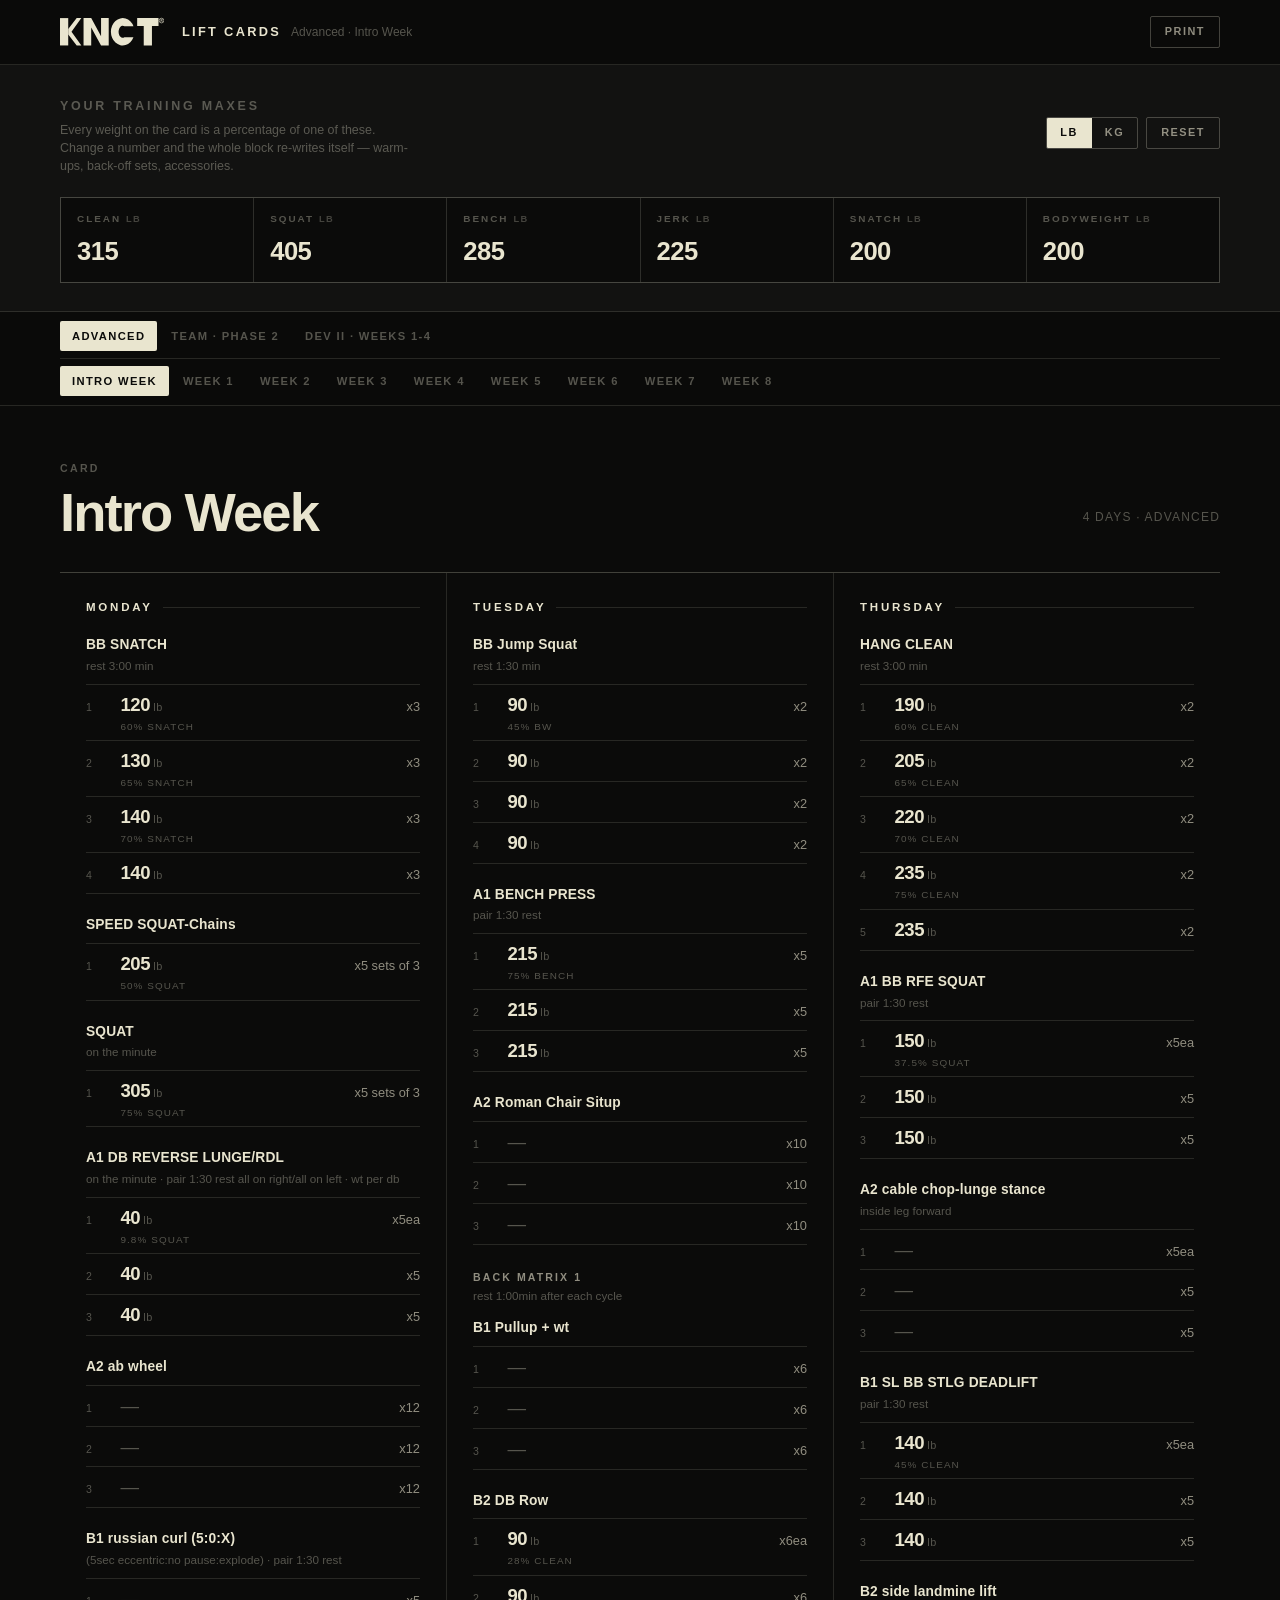
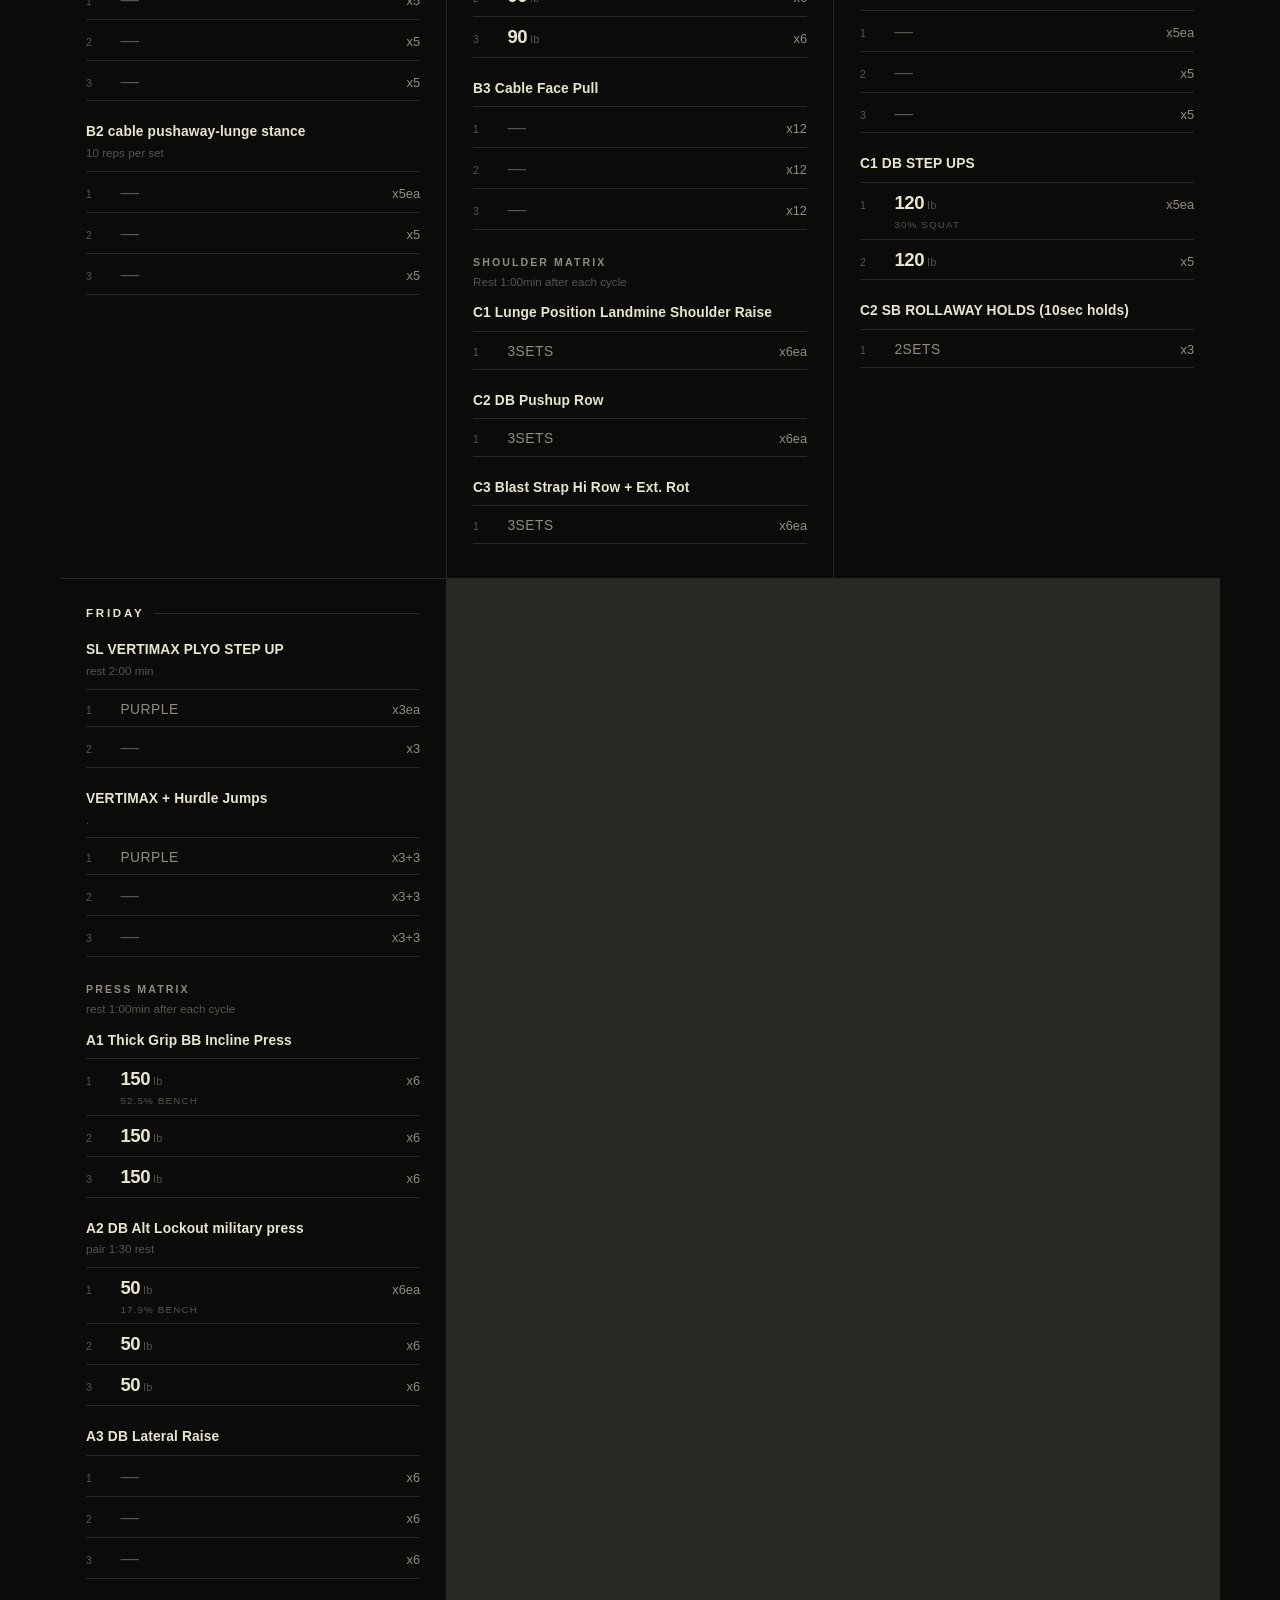
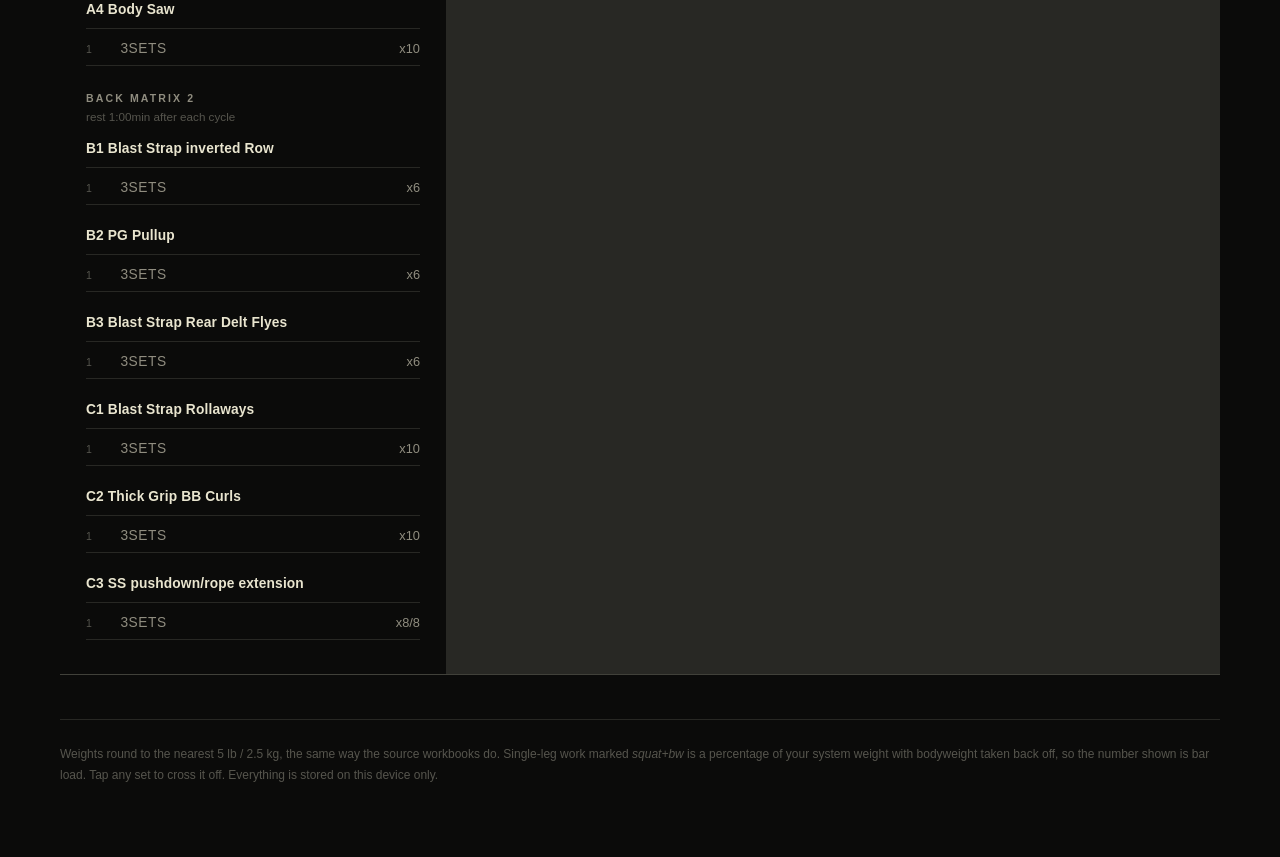
<file: liftcards.html>
<!DOCTYPE html>
<html lang="en">
<head>
  <meta charset="UTF-8" />
  <meta name="viewport" content="width=device-width, initial-scale=1, viewport-fit=cover" />
  <meta name="theme-color" content="#0b0b0a" />
  <meta name="description" content="KNCT lift cards — enter your maxes, every prescribed weight rewrites itself." />
  <title>KNCT — Lift Cards</title>
  <link rel="icon" href="icons/icon.svg" />
  <link rel="apple-touch-icon" href="icons/icon-180.png" />
  <link rel="stylesheet" href="css/liftcards.css" />
</head>
<body>

<header class="top">
  <div class="shell top-in">
    <a class="mark" href="./index.html" aria-label="KNCT — back to APEX">
      <svg xmlns="http://www.w3.org/2000/svg" viewBox="0 0 380 108" role="img" aria-label="KNCT">
        <g fill="currentColor">
          <path d="M0 4h30v100H0z"/>
          <path d="M30 44 61 4h17L42 54l36 50H61L30 64z"/>
          <path d="M86 4h28l36 66V4h28v100h-28l-36-66v66H86z"/>
          <path d="M268.4 34a43 50 0 1 0 0 40h-33.1a15 22 0 1 1 0-40z"/>
          <path d="M282 4h78v29h-24v71h-30V33h-24z"/>
        </g>
        <circle cx="371" cy="13" r="8.6" fill="none" stroke="currentColor" stroke-width="2.2"/>
        <text x="371" y="17.4" text-anchor="middle" fill="currentColor"
              font-family="Helvetica,Arial,sans-serif" font-size="11" font-weight="700">R</text>
      </svg>
    </a>
    <div class="top-meta">
      <b>Lift Cards</b>
      <span id="topWeek"></span>
    </div>
    <div class="top-actions">
      <button class="btn" id="print">Print</button>
    </div>
  </div>
</header>

<section class="maxes">
  <div class="shell maxes-in">
    <div class="maxes-head">
      <div>
        <p class="eyebrow">Your training maxes</p>
        <p>Every weight on the card is a percentage of one of these. Change a number
           and the whole block re-writes itself — warm-ups, back-off sets, accessories.</p>
      </div>
      <div class="top-actions">
        <div class="seg" role="group" aria-label="Units">
          <button data-unit="lb" aria-pressed="true">lb</button>
          <button data-unit="kg" aria-pressed="false">kg</button>
        </div>
        <button class="btn" id="reset">Reset</button>
      </div>
    </div>
    <div class="maxes-grid" id="maxes"></div>
  </div>
</section>

<nav class="nav">
  <div class="shell nav-in">
    <div class="rail rail-programs" id="programs" role="group" aria-label="Program"></div>
    <div class="rail" id="weeks" role="group" aria-label="Week"></div>
  </div>
</nav>

<main class="shell">
  <div class="week-head" id="weekHead">
    <div>
      <p class="eyebrow" id="weekEyebrow">Card</p>
      <h1 id="weekTitle">—</h1>
    </div>
    <p class="count" id="weekCount"></p>
  </div>
  <div class="days" id="days"></div>
</main>

<footer class="shell">
  <div class="rule"></div>
  <p>
    Weights round to the nearest 5&nbsp;lb / 2.5&nbsp;kg, the same way the source
    workbooks do. Single-leg work marked <em>squat+bw</em> is a percentage of your
    system weight with bodyweight taken back off, so the number shown is bar load.
    Tap any set to cross it off. Everything is stored on this device only.
  </p>
</footer>

<script src="js/liftcards-data.js"></script>
<script src="js/liftcards.js"></script>
</body>
</html>
</file>
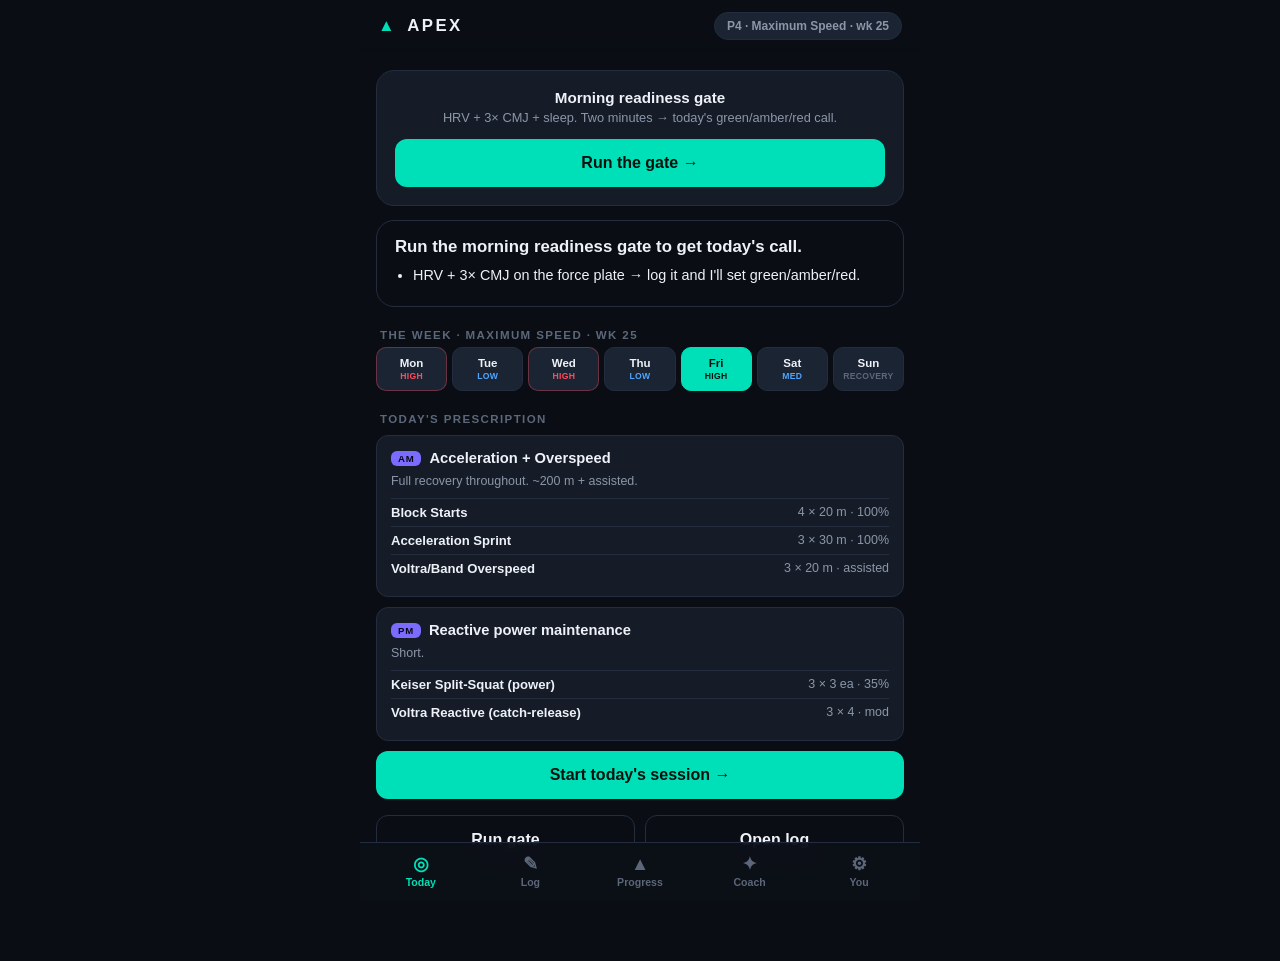
<file: standalone.html>
<!DOCTYPE html>
<html lang="en">
<head>
  <meta charset="UTF-8" />
  <meta name="viewport" content="width=device-width, initial-scale=1, viewport-fit=cover, maximum-scale=1" />
  <meta name="theme-color" content="#0a0e14" />
  <meta name="apple-mobile-web-app-capable" content="yes" />
  <meta name="apple-mobile-web-app-status-bar-style" content="black-translucent" />
  <meta name="apple-mobile-web-app-title" content="APEX" />
  <title>APEX — Performance Journal</title>
  <style>
/* ============================================================================
   APEX — dark, athletic, WHOOP-inspired. Mobile-first, safe-area aware.
   ========================================================================== */
:root{
  --bg:#0a0e14; --bg2:#111722; --card:#151c28; --card2:#1b2432;
  --line:#232d3d; --txt:#eef2f8; --muted:#8b96a8; --muted2:#5c6779;
  --green:#3ddc84; --amber:#ffb020; --red:#ff4d5e; --blue:#4da6ff;
  --accent:#00e0b8; --accent2:#7b6cff;
  --radius:18px; --radius-sm:12px;
  --safe-top:env(safe-area-inset-top,0px);
  --safe-bot:env(safe-area-inset-bottom,0px);
  font-size:16px;
}
*{box-sizing:border-box;-webkit-tap-highlight-color:transparent}
html,body{margin:0;height:100%}
body{
  background:var(--bg); color:var(--txt);
  font-family:-apple-system,BlinkMacSystemFont,'Segoe UI',Roboto,Helvetica,Arial,sans-serif;
  overscroll-behavior-y:none; -webkit-font-smoothing:antialiased;
}
#app{display:flex;flex-direction:column;min-height:100%;max-width:560px;margin:0 auto}

/* Top bar */
#topbar{
  position:sticky;top:0;z-index:20;
  display:flex;align-items:center;justify-content:space-between;
  padding:calc(var(--safe-top) + 12px) 18px 12px;
  background:linear-gradient(180deg,var(--bg) 70%,transparent);
  backdrop-filter:blur(8px);
}
.brand{font-weight:800;letter-spacing:.14em;font-size:1.05rem}
.brand .logo{color:var(--accent);margin-right:4px}
.phase-pill{
  background:var(--card2);border:1px solid var(--line);color:var(--muted);
  padding:6px 12px;border-radius:999px;font-size:.75rem;font-weight:600;cursor:pointer;
}

/* Views */
#view{flex:1;padding:4px 16px 96px;animation:fade .25s ease}
@keyframes fade{from{opacity:0;transform:translateY(6px)}to{opacity:1;transform:none}}

/* Tab bar */
#tabbar{
  position:fixed;bottom:0;left:0;right:0;z-index:30;
  display:flex;max-width:560px;margin:0 auto;
  padding:6px 6px calc(var(--safe-bot) + 6px);
  background:rgba(12,16,23,.92);backdrop-filter:blur(14px);
  border-top:1px solid var(--line);
}
.tab{
  flex:1;background:none;border:0;color:var(--muted2);
  display:flex;flex-direction:column;align-items:center;gap:3px;
  padding:6px 0;font-size:.66rem;font-weight:600;cursor:pointer;transition:color .15s;
}
.tab .ic{font-size:1.15rem;line-height:1}
.tab.active{color:var(--accent)}

/* Cards */
.card{background:var(--card);border:1px solid var(--line);border-radius:var(--radius);
  padding:18px;margin:14px 0}
.card.tight{padding:14px}
.card h3{margin:0 0 4px;font-size:.95rem}
.card .sub{color:var(--muted);font-size:.8rem;margin:0 0 12px}
.section-title{font-size:.72rem;letter-spacing:.12em;text-transform:uppercase;
  color:var(--muted2);font-weight:700;margin:22px 4px 2px}

/* Readiness ring */
.ring-wrap{display:flex;flex-direction:column;align-items:center;padding:8px 0 4px}
.ring{position:relative;width:210px;height:210px}
.ring svg{transform:rotate(-90deg)}
.ring .score{position:absolute;inset:0;display:flex;flex-direction:column;
  align-items:center;justify-content:center}
.ring .score .num{font-size:3.6rem;font-weight:800;line-height:1;letter-spacing:-.03em}
.ring .score .lbl{font-size:.72rem;letter-spacing:.18em;text-transform:uppercase;color:var(--muted);margin-top:6px}
.ring .score .band{font-size:.8rem;font-weight:700;margin-top:8px;padding:3px 12px;border-radius:999px}
.band-green{color:var(--green);background:rgba(61,220,132,.12)}
.band-amber{color:var(--amber);background:rgba(255,176,32,.12)}
.band-red{color:var(--red);background:rgba(255,77,94,.12)}

/* Headline call */
.call{border-radius:var(--radius);padding:16px 18px;margin:6px 0 2px;border:1px solid var(--line)}
.call.green{background:linear-gradient(135deg,rgba(61,220,132,.14),rgba(61,220,132,.03));border-color:rgba(61,220,132,.3)}
.call.amber{background:linear-gradient(135deg,rgba(255,176,32,.14),rgba(255,176,32,.03));border-color:rgba(255,176,32,.3)}
.call.red{background:linear-gradient(135deg,rgba(255,77,94,.14),rgba(255,77,94,.03));border-color:rgba(255,77,94,.3)}
.call .h{font-weight:800;font-size:1.05rem;margin-bottom:8px}
.call ul{margin:0;padding-left:18px}
.call li{margin:5px 0;color:var(--txt);font-size:.9rem;line-height:1.4}

/* Component bars */
.comp{display:flex;align-items:center;gap:10px;margin:10px 0}
.comp .name{width:104px;font-size:.8rem;color:var(--muted);flex-shrink:0}
.comp .bar{flex:1;height:8px;background:var(--card2);border-radius:99px;overflow:hidden}
.comp .bar > i{display:block;height:100%;border-radius:99px}
.comp .val{width:30px;text-align:right;font-size:.8rem;font-weight:700}
.comp .note{font-size:.72rem;color:var(--muted2);margin:-4px 0 8px 114px}

/* Recovery chips */
.chips{display:flex;flex-wrap:wrap;gap:8px;margin-top:4px}
.chip{background:var(--card2);border:1px solid var(--line);border-radius:99px;
  padding:8px 12px;font-size:.8rem;color:var(--txt);display:flex;gap:8px;align-items:center;cursor:pointer}
.chip.done{border-color:var(--green);color:var(--green);background:rgba(61,220,132,.08)}
.chip .box{width:15px;height:15px;border:1.5px solid var(--muted2);border-radius:5px;display:inline-block}
.chip.done .box{background:var(--green);border-color:var(--green)}

/* Forms */
.field{margin:14px 0}
.field label{display:block;font-size:.78rem;color:var(--muted);margin-bottom:8px;font-weight:600}
input,select,textarea{
  width:100%;background:var(--bg2);border:1px solid var(--line);color:var(--txt);
  border-radius:var(--radius-sm);padding:12px 14px;font-size:1rem;font-family:inherit;
}
input:focus,select,textarea:focus{outline:none;border-color:var(--accent)}
textarea{min-height:70px;resize:vertical}
.row{display:flex;gap:10px}
.row > *{flex:1}

/* Segmented 1–5 scale */
.scale{display:flex;gap:6px}
.scale button{flex:1;background:var(--bg2);border:1px solid var(--line);color:var(--muted);
  padding:12px 0;border-radius:10px;font-weight:700;font-size:1rem;cursor:pointer}
.scale button.sel{background:var(--accent);color:#04110d;border-color:var(--accent)}
.scale.inv button.sel{background:var(--amber);color:#1a1200;border-color:var(--amber)}

/* Buttons */
.btn{display:block;width:100%;text-align:center;background:var(--accent);color:#04110d;
  border:0;border-radius:var(--radius-sm);padding:15px;font-size:1rem;font-weight:800;cursor:pointer;margin-top:8px}
.btn.ghost{background:transparent;border:1px solid var(--line);color:var(--txt)}
.btn.sm{padding:10px;font-size:.85rem;width:auto}
.btn:active{transform:scale(.99)}
.btn-row{display:flex;gap:10px}.btn-row .btn{margin-top:0}

/* Stat / metric rows */
.stat-row{display:flex;justify-content:space-between;align-items:center;padding:12px 0;border-bottom:1px solid var(--line)}
.stat-row:last-child{border-bottom:0}
.stat-row .l{font-size:.9rem}
.stat-row .l small{display:block;color:var(--muted2);font-size:.72rem}
.stat-row .r{text-align:right;font-weight:700}
.stat-row .r small{display:block;font-weight:500;color:var(--muted);font-size:.72rem}
.pos{color:var(--green)} .neg{color:var(--red)} .flat{color:var(--muted)}

/* Goal cards */
.goal{background:var(--card);border:1px solid var(--line);border-radius:var(--radius);padding:16px;margin:12px 0}
.goal .top{display:flex;justify-content:space-between;align-items:baseline}
.goal .top .name{font-weight:800;font-size:1.05rem}
.goal .top .tgt{color:var(--muted);font-size:.8rem}
.goal .now{font-size:2rem;font-weight:800;letter-spacing:-.02em;margin:6px 0 2px}
.goal .prog{height:8px;background:var(--card2);border-radius:99px;overflow:hidden;margin:10px 0 6px}
.goal .prog > i{display:block;height:100%;background:linear-gradient(90deg,var(--accent),var(--accent2))}
.goal .eta{font-size:.82rem;color:var(--muted)}
.goal .limiters{display:flex;gap:6px;flex-wrap:wrap;margin-top:10px}
.goal .limiters span{font-size:.68rem;color:var(--muted2);background:var(--bg2);padding:3px 8px;border-radius:99px}

/* Exercise / set log */
.exline{background:var(--card2);border:1px solid var(--line);border-radius:var(--radius-sm);padding:12px;margin:10px 0}
.exline .exhead{display:flex;justify-content:space-between;align-items:center}
.exline .exhead .nm{font-weight:700;font-size:.92rem}
.exline .exhead .ct{font-size:.66rem;color:var(--muted2);text-transform:uppercase;letter-spacing:.08em}
.setline{display:flex;gap:6px;align-items:center;margin-top:8px}
.setline input{padding:9px 8px;font-size:.85rem;text-align:center}
.setline .idx{width:22px;color:var(--muted2);font-size:.8rem;font-weight:700}
.setadvice{font-size:.78rem;color:var(--accent);margin-top:8px;line-height:1.4;
  background:rgba(0,224,184,.06);border-radius:8px;padding:8px 10px}
.setadvice.warn{color:var(--red);background:rgba(255,77,94,.07)}

/* Coach feed */
.coach-msg{background:var(--card);border:1px solid var(--line);border-left:3px solid var(--accent);
  border-radius:12px;padding:14px 16px;margin:12px 0}
.coach-msg .who{font-size:.7rem;letter-spacing:.1em;text-transform:uppercase;color:var(--accent);font-weight:700;margin-bottom:6px}
.coach-msg p{margin:6px 0;font-size:.9rem;line-height:1.5}
.coach-msg strong{color:var(--txt)}

/* Weekly compliance */
.comp-item{display:flex;align-items:center;gap:10px;margin:12px 0}
.comp-item .cl{width:110px;font-size:.82rem;color:var(--muted)}
.comp-item .cbar{flex:1;height:10px;background:var(--card2);border-radius:99px;position:relative;overflow:hidden}
.comp-item .cbar > i{display:block;height:100%;border-radius:99px}
.comp-item .cv{width:78px;text-align:right;font-size:.78rem;font-weight:700}
.tag{font-size:.62rem;padding:2px 7px;border-radius:99px;font-weight:700;text-transform:uppercase;letter-spacing:.05em}
.tag.on{color:var(--green);background:rgba(61,220,132,.12)}
.tag.under{color:var(--amber);background:rgba(255,176,32,.12)}
.tag.over{color:var(--red);background:rgba(255,77,94,.12)}

/* Modal */
#modalRoot:empty{display:none}
.modal-bg{position:fixed;inset:0;z-index:50;background:rgba(0,0,0,.6);
  display:flex;align-items:flex-end;justify-content:center;animation:fade .2s}
.modal{background:var(--bg2);border:1px solid var(--line);border-radius:22px 22px 0 0;
  width:100%;max-width:560px;max-height:88vh;overflow-y:auto;padding:20px 18px calc(var(--safe-bot) + 24px);
  animation:slideup .25s ease}
@keyframes slideup{from{transform:translateY(100%)}to{transform:none}}
.modal h3{margin:0 0 14px}
.modal .grab{width:40px;height:4px;background:var(--muted2);border-radius:99px;margin:0 auto 16px;opacity:.5}

/* Misc */
.muted{color:var(--muted)}.small{font-size:.8rem}.center{text-align:center}
.empty{text-align:center;color:var(--muted2);padding:40px 20px;font-size:.9rem}
.hr{height:1px;background:var(--line);margin:16px 0;border:0}
.pickgrid{display:grid;grid-template-columns:1fr 1fr;gap:8px;margin-top:6px}
.pickgrid button{background:var(--card2);border:1px solid var(--line);color:var(--txt);
  padding:12px 10px;border-radius:10px;text-align:left;font-size:.82rem;cursor:pointer}
.pickgrid button small{display:block;color:var(--muted2);font-size:.66rem;margin-top:2px}
.spark{display:flex;align-items:flex-end;gap:2px;height:34px;margin-top:6px}
.spark i{flex:1;background:var(--accent);border-radius:2px 2px 0 0;min-height:2px;opacity:.5}
.spark i.last{opacity:1;background:var(--accent2)}

/* Weekly High/Low strip */
.weekstrip{display:flex;gap:5px;margin:6px 0 2px}
.wcell{flex:1;display:flex;flex-direction:column;align-items:center;gap:2px;padding:9px 2px;border-radius:10px;
  border:1px solid var(--line);background:var(--card2)}
.wcell b{font-size:.72rem}
.wcell span{font-size:.54rem;letter-spacing:.03em;color:var(--muted2);font-weight:700}
.wcell.hi{border-color:rgba(255,77,94,.35)}.wcell.hi span{color:var(--red)}
.wcell.lo span{color:var(--blue)}
.wcell.rec span{color:var(--muted2)}
.wcell.now{background:var(--accent);border-color:var(--accent)}
.wcell.now b,.wcell.now span{color:#04110d}

/* Prescribed session blocks */
.rxblock{background:var(--card);border:1px solid var(--line);border-radius:var(--radius-sm);padding:14px;margin:10px 0}
.rxhead{display:flex;align-items:center;gap:8px;margin-bottom:6px}
.rxtag{font-size:.6rem;font-weight:800;letter-spacing:.08em;background:var(--accent2);color:#0a0714;padding:2px 7px;border-radius:6px}
.rxhead b{font-size:.92rem}
.rxdesc{font-size:.78rem;color:var(--muted);line-height:1.45;margin:4px 0 8px}
.rxitem{display:flex;justify-content:space-between;gap:10px;padding:6px 0;border-top:1px solid var(--line);font-size:.82rem}
.rxitem .ri-n{font-weight:600}
.rxitem .ri-s{color:var(--muted);text-align:right;flex-shrink:0;font-size:.78rem}
.rxtarget{font-size:.72rem;color:var(--accent);background:rgba(0,224,184,.06);border-radius:8px;padding:6px 9px;margin:6px 0}

.gatewarn{margin-top:12px;font-size:.78rem;color:var(--red);background:rgba(255,77,94,.08);border-radius:8px;padding:9px 11px;line-height:1.4}
.ckrow{font-size:.78rem;color:var(--muted);margin-top:8px}
.ckrow b{color:var(--txt)}

/* Toast */
#toast{position:fixed;left:50%;bottom:calc(var(--safe-bot) + 78px);
  background:var(--card2);border:1px solid var(--accent);color:var(--txt);padding:11px 16px;border-radius:12px;
  transform:translate(-50%,20px);font-size:.85rem;font-weight:600;z-index:60;opacity:0;pointer-events:none;transition:opacity .25s,transform .25s;max-width:88%;text-align:center}
#toast.show{opacity:1;transform:translate(-50%,0)}
#toast.bad{border-color:var(--red);color:var(--red)}

/* AI chat */
.chatlog{max-height:340px;overflow-y:auto;display:flex;flex-direction:column;gap:8px;padding:4px 2px 10px}
.chatempty{color:var(--muted2);font-size:.82rem;text-align:center;padding:18px 8px;line-height:1.5}
.bubble{max-width:88%;padding:10px 13px;border-radius:14px;font-size:.88rem;line-height:1.45;white-space:normal;word-wrap:break-word}
.bubble.user{align-self:flex-end;background:var(--accent);color:#04110d;border-bottom-right-radius:4px}
.bubble.assistant{align-self:flex-start;background:var(--card2);border:1px solid var(--line);border-bottom-left-radius:4px}
.dots{letter-spacing:2px;color:var(--muted2);animation:pulse 1.2s ease-in-out infinite}
@keyframes pulse{0%,100%{opacity:.3}50%{opacity:1}}
.chatbar{display:flex;gap:8px;align-items:center;margin-top:4px}
.chatbar input{flex:1;padding:11px 13px}
.chatsend{background:var(--accent);color:#04110d;border:0;border-radius:12px;width:44px;height:44px;font-size:1.1rem;font-weight:800;cursor:pointer;flex-shrink:0}
.chatsend:disabled{opacity:.5}
.chatmeta{display:flex;justify-content:space-between;align-items:center;margin-top:8px}
.linkbtn{background:none;border:0;color:var(--muted);font-size:.75rem;cursor:pointer;text-decoration:underline}

/* Chat log-cards + example chips */
.chip-row{display:flex;gap:8px;flex-wrap:wrap;margin-top:10px}
.chip-row .chip{cursor:pointer;font-size:.8rem;padding:8px 13px}
.logcard{align-self:flex-start;max-width:100%;width:100%;background:var(--card2);border:1px solid var(--line);
  border-left:3px solid var(--green);border-radius:12px;padding:11px 13px;font-size:.85rem}
.logcard .lhead{font-weight:800;margin-bottom:8px;display:flex;align-items:center;gap:8px;flex-wrap:wrap}
.lband{font-size:.68rem;font-weight:800;color:#04110d;padding:2px 8px;border-radius:99px;letter-spacing:.03em}
.lchips{display:flex;flex-wrap:wrap;gap:6px;margin-bottom:8px}
.lchip{background:var(--card);border:1px solid var(--line);border-radius:99px;padding:3px 9px;font-size:.76rem;color:var(--muted)}
.lchip b{color:var(--txt);font-weight:800}
.ltable{width:100%;border-collapse:collapse;font-size:.78rem;margin-top:2px}
.ltable th{text-align:left;color:var(--muted2);font-weight:700;padding:3px 6px;border-bottom:1px solid var(--line);font-size:.72rem;text-transform:uppercase;letter-spacing:.03em}
.ltable td{padding:5px 6px;border-bottom:1px solid var(--line)}
.ltable td:first-child{font-weight:700;color:var(--txt)}
.ltable tr:last-child td{border-bottom:0}

/* Toggle */
.toggle{display:flex;border:1px solid var(--line);border-radius:10px;overflow:hidden}
.toggle span{flex:1;text-align:center;padding:11px 0;font-weight:700;font-size:.9rem;color:var(--muted)}
.toggle span:first-child{color:var(--txt);background:var(--card2)}
.toggle.on span:first-child{color:var(--muted);background:transparent}
.toggle.on span:last-child{color:#1a1200;background:var(--amber)}

</style>
</head>
<body>
  <div id="app">
    <header id="topbar">
      <div class="brand"><span class="logo">▲</span> APEX</div>
      <div id="phasePill" class="phase-pill" role="button" tabindex="0">Phase —</div>
    </header>

    <main id="view"><!-- rendered by ui.js --></main>

    <nav id="tabbar">
      <button class="tab" data-tab="today">   <span class="ic">◎</span><span>Today</span></button>
      <button class="tab" data-tab="log">      <span class="ic">✎</span><span>Log</span></button>
      <button class="tab" data-tab="progress"> <span class="ic">▲</span><span>Progress</span></button>
      <button class="tab" data-tab="coach">    <span class="ic">✦</span><span>Coach</span></button>
      <button class="tab" data-tab="settings"> <span class="ic">⚙</span><span>You</span></button>
    </nav>
  </div>

  <div id="modalRoot"></div>

  <script>
/* ============================================================================
   data.js — Knowledge base for the KNCT Hybrid Apex System (32-week program).
   Encodes: goals (current → 32-wk checkpoint → North Star), the 7 systems,
   exercise library, the 5-phase macrocycle, the High/Low weekly architecture,
   the readiness-gate thresholds, training zones, and nutrition anchors.
   Daily prescribed sessions live in program.js.
   ========================================================================== */

const DATA = (() => {

  /* --------------------------------------------------------------------------
     GOALS — current mark, 32-week checkpoint, and North Star.
     `lowerBetter` = time events. `proxies` = tech metrics that predict it.
     Times stored in seconds; vertical/broad in their native unit.
     ------------------------------------------------------------------------ */
  const GOALS = [
    { id: '100m',  name: '100 m',   unit: 's',  lowerBetter: true,  current: 11.9,  checkpoint: [11.3, 11.4],  northStar: 10.9,  limiters: ['Max velocity', 'RFD', 'Tendon stiffness'], proxies: ['fly30', 'sprint10', 'cmj', 'keiserWatts'] },
    { id: '200m',  name: '200 m',   unit: 's',  lowerBetter: true,  current: 23.9,  checkpoint: [22.8, 23.0],  northStar: null,  limiters: ['Speed', 'Speed endurance'],                proxies: ['fly30', 'sprint30'] },
    { id: '400m',  name: '400 m',   unit: 's',  lowerBetter: true,  current: 56.0,  checkpoint: [52.5, 53.5],  northStar: 49.0,  limiters: ['Glycolytic capacity', 'Speed reserve'],     proxies: ['fly30', 'sprint30'] },
    { id: 'mile',  name: 'Mile',    unit: 's',  lowerBetter: true,  current: 305,   checkpoint: [292, 296],    northStar: 285,   limiters: ['Threshold', 'VO₂', 'Economy'],             proxies: ['criticalPower', 'runEconomy'] },
    { id: '5k',    name: '5K',      unit: 's',  lowerBetter: true,  current: 1230,  checkpoint: [1095, 1125],  northStar: 900,   limiters: ['Aerobic floor (your #1 gap)', 'Threshold'], proxies: ['criticalPower', 'runEconomy'] },
    { id: 'vertical', name: 'Vertical (CMJ)', unit: 'in', lowerBetter: false, current: 31, checkpoint: [35, 37], northStar: 40, limiters: ['Relative force', 'RFD'],           proxies: ['cmj', 'rsi', 'relForce'] },
    { id: 'broad', name: 'Broad Jump', unit: 'm', lowerBetter: false, current: 2.95, checkpoint: [3.15, 3.25], northStar: null, limiters: ['Horizontal power'],                proxies: ['cmj'] },
    { id: 'clean', name: 'Power Clean', unit: 'lb', lowerBetter: false, current: null, checkpoint: [285, 300], northStar: null, limiters: ['Force expression'],                 proxies: ['isoPull', 'peakForce'] },
    { id: 'hyrox', name: 'HYROX Pro',  unit: 'min', lowerBetter: true,  current: 67,  checkpoint: [58, 61],     northStar: 57,   limiters: ['Compromised running', 'Station economy'], proxies: ['criticalPower'] },
    { id: 'bw',    name: 'Bodyweight', unit: 'kg', lowerBetter: true,  current: 77,  checkpoint: [74, 76],     northStar: null,  limiters: ['Power-to-weight'],                        proxies: [] },
  ];

  /* --------------------------------------------------------------------------
     TEST METRICS — objective device numbers, grouped by assessment tool.
     ------------------------------------------------------------------------ */
  const METRICS = [
    { id: 'cmj',          name: 'CMJ (best of 3)',      unit: 'cm',  tool: 'Force Plate', lowerBetter: false, readiness: true, gate: true },
    { id: 'rsi',          name: 'RSI (Drop/Pogo)',      unit: '',    tool: 'Force Plate', lowerBetter: false, readiness: true },
    { id: 'isoPull',      name: 'IMTP Peak Force',      unit: 'N',   tool: 'Force Plate', lowerBetter: false },
    { id: 'relForce',     name: 'Relative Force',       unit: 'N/kg',tool: 'Force Plate', lowerBetter: false },
    { id: 'peakForce',    name: 'Peak Force',           unit: 'N',   tool: 'Force Plate', lowerBetter: false },
    { id: 'sprint10',     name: '10 m',                 unit: 's',   tool: 'OVR Gates', lowerBetter: true },
    { id: 'sprint30',     name: '30 m',                 unit: 's',   tool: 'OVR Gates', lowerBetter: true },
    { id: 'fly20',        name: 'Flying 20',            unit: 's',   tool: 'Freelap', lowerBetter: true },
    { id: 'fly30',        name: 'Flying 30',            unit: 's',   tool: 'OVR Gates', lowerBetter: true, readiness: false },
    { id: 'maxVelocity',  name: 'Top Speed',            unit: 'm/s', tool: 'OVR Gates', lowerBetter: false },
    { id: 'speedDecay',   name: 'Speed Decay',          unit: '%',   tool: 'OVR Gates', lowerBetter: true },
    { id: 'keiserWatts',  name: 'Keiser Peak Watts',    unit: 'W',   tool: 'Keiser', lowerBetter: false },
    { id: 'fvProfile',    name: 'F-V Profile (slope)',  unit: '',    tool: 'Voltra', lowerBetter: false },
    { id: 'criticalPower',name: 'Stryd Critical Power', unit: 'W',   tool: 'Stryd', lowerBetter: false },
    { id: 'runEconomy',   name: 'Running Economy',      unit: '',    tool: 'Stryd', lowerBetter: false },
    { id: 'gct',          name: 'Ground Contact Time',  unit: 'ms',  tool: 'Stryd', lowerBetter: true },
    { id: 'broadTest',    name: 'Broad Jump',           unit: 'm',   tool: 'Vert Tester', lowerBetter: false },
  ];

  /* --------------------------------------------------------------------------
     EXERCISE LIBRARY — `cat` drives per-set auto-regulation.
     ------------------------------------------------------------------------ */
  const EX = (name, cat, equip) => ({ name, cat, equip });
  const EXERCISES = [
    // Strength
    EX('Back Squat', 'strength', 'Olympic Bar'), EX('Front Squat', 'strength', 'Olympic Bar'),
    EX('Box Squat', 'strength', 'Olympic Bar'), EX('Deadlift', 'strength', 'Olympic Bar'),
    EX('Trap-Bar Deadlift', 'strength', 'Trap Bar'), EX('Bench Press', 'strength', 'Olympic Bar'),
    EX('Incline Bench', 'strength', 'Olympic Bar'), EX('RDL', 'strength', 'Olympic Bar'),
    EX('Heavy RDL', 'strength', 'Olympic Bar'), EX('Weighted Chin-up', 'strength', 'Olympic Bar'),
    EX('Nordic Curl', 'strength', 'Bodyweight'), EX('Belt Squat (heavy)', 'strength', 'Belt Squat'),
    EX('Belt-Squat March', 'strength', 'Belt Squat'), EX('Voltra Isometric Hold', 'iso', 'Voltra'),
    EX('Weighted Plank', 'iso', 'Bodyweight'), EX('Pallof / Anti-rotation', 'strength', 'Cable'),
    EX('Copenhagen Plank', 'iso', 'Bodyweight'),
    // Strongman
    EX('Yoke Carry', 'strength', 'Strongman'), EX('Heavy Farmer Carry', 'strength', 'Strongman'),
    EX('Suitcase Carry', 'strength', 'Strongman'), EX('Sandbag Load-to-Shoulder', 'strength', 'Strongman'),
    EX('Stone-to-Platform', 'strength', 'Strongman'), EX('Heavy Sled Drag', 'strength', 'Sleds'),
    EX('Speed Farmer Carry', 'power', 'Strongman'), EX('Explosive Sandbag Load', 'power', 'Strongman'),
    EX('Med-ball Rotational Throw', 'power', 'Strongman'),
    // Power
    EX('Power Clean', 'power', 'Olympic Bar'), EX('Power Clean (blocks)', 'power', 'Olympic Bar'),
    EX('Hang Clean', 'power', 'Olympic Bar'), EX('Push Press', 'power', 'Olympic Bar'),
    EX('Trap-Bar Jump', 'power', 'Trap Bar'), EX('Trap-Bar Jump Shrug', 'power', 'Trap Bar'),
    EX('Jump Squat (barbell)', 'power', 'Olympic Bar'), EX('Box Squat (dynamic)', 'power', 'Olympic Bar'),
    EX('Keiser Jump Squat', 'power', 'Keiser'), EX('Keiser Split-Squat (power)', 'power', 'Keiser'),
    EX('Voltra Squat (velocity)', 'power', 'Voltra'), EX('Voltra Explosive Press', 'power', 'Voltra'),
    EX('Voltra Reactive (catch-release)', 'power', 'Voltra'), EX('Explosive Bench (Jammer)', 'power', 'Jammer Arms'),
    EX('Jammer Press (explosive)', 'power', 'Jammer Arms'), EX('Jammer Single-arm Press', 'power', 'Jammer Arms'),
    // Speed / Sprint
    EX('Acceleration Wickets', 'speed', 'Track'), EX('Block Starts', 'speed', 'Track'),
    EX('Hill Sprints', 'speed', 'Track'), EX('Acceleration Sprint', 'speed', 'Track'),
    EX('Flying 20', 'speed', 'Freelap'), EX('Flying 30', 'speed', 'OVR Gates'),
    EX('Flying 40', 'speed', 'OVR Gates'), EX('Flying 50', 'speed', 'OVR Gates'),
    EX('Heavy Sled Push', 'speed', 'Sleds'), EX('Light Sled Sprint', 'speed', 'Sleds'),
    EX('Voltra Resisted Sprint', 'speed', 'Voltra'), EX('Voltra/Band Overspeed', 'speed', 'Voltra'),
    EX('150 m rep', 'speed', 'Track'), EX('200 m rep', 'speed', 'Track'), EX('300 m rep', 'speed', 'Track'),
    // Plyo
    EX('Pogo Hops', 'plyo', 'Bodyweight'), EX('Low Box Jump', 'plyo', 'Bodyweight'),
    EX('Depth Jump', 'plyo', 'Bodyweight'), EX('Drop Jump', 'plyo', 'Bodyweight'),
    EX('Broad Jump', 'plyo', 'Bodyweight'), EX('Single-leg Bounds', 'plyo', 'Bodyweight'),
    EX('Reactive Hurdle Hops', 'plyo', 'Bodyweight'), EX('Ankle Pogos', 'plyo', 'Bodyweight'),
    EX('Depth Jump → Box Jump complex', 'plyo', 'Bodyweight'),
    // Conditioning
    EX('Zone 2 Run', 'zone2', 'Track'), EX('Zone 2 BikeErg', 'zone2', 'BikeErg'),
    EX('Zone 2 RowErg', 'zone2', 'RowErg'), EX('Zone 2 SkiErg', 'zone2', 'SkiErg'),
    EX('Zone 1 Shakeout', 'zone2', 'Track'), EX('Extensive Tempo', 'zone2', 'Track'),
    EX('Threshold Run (LT2)', 'threshold', 'Track'), EX('Threshold Bike (LT2)', 'threshold', 'BikeErg'),
    EX('VO₂ Intervals', 'vo2', 'Mixed'), EX('Station Sim (HYROX)', 'vo2', 'Mixed'),
    EX('Compromised-run Intervals', 'vo2', 'Track'), EX('COD Ladder (5-10-5 / T-drill)', 'speed', 'Track'),
    EX('RSA (repeat sprint)', 'speed', 'Track'),
  ];

  const CATEGORIES = {
    strength:  { label: 'Max Strength',      restSec: 240, targetRPE: [7, 9],  velDropStop: null, log: ['load', 'reps', 'rpe'] },
    power:     { label: 'Power / Ballistic', restSec: 180, targetRPE: [6, 8],  velDropStop: 10,   log: ['load', 'reps', 'velocity', 'rpe'] },
    iso:       { label: 'Isometric',         restSec: 180, targetRPE: [8, 10], velDropStop: null, log: ['load', 'holdSec', 'rpe'] },
    speed:     { label: 'Sprint / Speed',    restSec: 300, targetRPE: [9, 10], velDropStop: 3,    log: ['distance', 'time', 'rpe'] },
    plyo:      { label: 'Plyometric',        restSec: 120, targetRPE: [7, 9],  velDropStop: null, log: ['contacts', 'rsi', 'rpe'] },
    zone2:     { label: 'Zone 2 Aerobic',    restSec: 0,   targetRPE: [2, 4],  velDropStop: null, log: ['minutes', 'rpe'] },
    threshold: { label: 'Threshold',         restSec: 90,  targetRPE: [6, 7],  velDropStop: null, log: ['minutes', 'rpe'] },
    vo2:       { label: 'VO₂ / Intervals',   restSec: 120, targetRPE: [8, 10], velDropStop: null, log: ['minutes', 'rpe'] },
  };

  /* --------------------------------------------------------------------------
     MACROCYCLE — 5 phases across 32 weeks. Exact week ranges, drivers,
     MED secondaries, weekly diagnostic, deload weeks.
     ------------------------------------------------------------------------ */
  const PHASES = [
    { id: 1, name: 'Build the Engine', weeks: [1, 8],  driver: 'Aerobic base + general strength',
      mission: 'Close the 3-minute aerobic-floor gap and build a bigger chassis to load later.',
      mix: { zone2: 25, threshold: 25, strength: 30, speed: 10, power: 5, plyo: 5 },
      weightPct: [75, 85], dose: { sprintM: [250, 400], thresholdMin: [60, 90], zone2Min: [180, 300], plyoContacts: [20, 40] },
      primary: 'strength', secondary: ['threshold', 'zone2', 'speed'], diagnostic: 'criticalPower', diagName: 'Stryd Critical Power + CMJ', deloads: [4, 8] },
    { id: 2, name: 'Maximum Strength', weeks: [9, 14], driver: 'Maximal force',
      mission: 'Raise the force ceiling everything else expresses from. Strongman for structural robustness.',
      mix: { strength: 45, power: 20, speed: 15, threshold: 10, zone2: 10 },
      weightPct: [90, 97], dose: { sprintM: [300, 500], thresholdMin: [30, 45], zone2Min: [90, 150], plyoContacts: [40, 60] },
      primary: 'strength', secondary: ['speed', 'threshold', 'zone2'], diagnostic: 'isoPull', diagName: 'IMTP peak / relative force', deloads: [12] },
    { id: 3, name: 'Convert to Power', weeks: [15, 20], driver: 'Rate of force development',
      mission: 'Turn new strength into fast force. This is where vertical jump and acceleration climb.',
      mix: { power: 40, speed: 25, strength: 15, threshold: 10, zone2: 10 },
      weightPct: [50, 70], dose: { sprintM: [500, 700], thresholdMin: [20, 40], zone2Min: [90, 120], plyoContacts: [60, 100] },
      primary: 'power', secondary: ['speed', 'threshold', 'zone2'], diagnostic: 'keiserWatts', diagName: 'Keiser peak watts + CMJ + Voltra F-V', deloads: [18] },
    { id: 4, name: 'Maximum Speed', weeks: [21, 26], driver: 'Max velocity + speed-endurance',
      mission: 'The phase that moves your 100/200/400 and your acceleration for football.',
      mix: { speed: 45, power: 15, strength: 10, threshold: 5, zone2: 25 },
      weightPct: [80, 85], dose: { sprintM: [700, 1000], thresholdMin: [20, 30], zone2Min: [90, 120], plyoContacts: [100, 140] },
      primary: 'speed', secondary: ['power', 'threshold', 'zone2'], diagnostic: 'fly30', diagName: 'OVR Flying 30 + speed-decay', deloads: [24] },
    { id: 5, name: 'Competition / Peak', weeks: [27, 32], driver: 'Sport-specific expression + peaking',
      mission: 'Everything converts into the demand of your A-race. Sharpen weeks 27–30, taper 31–32.',
      mix: { speed: 40, power: 20, threshold: 15, strength: 15, zone2: 10 },
      weightPct: [70, 80], dose: { sprintM: [300, 700], thresholdMin: [10, 20], zone2Min: [60, 90], plyoContacts: [40, 60] },
      primary: 'speed', secondary: ['power', 'threshold'], diagnostic: 'fly30', diagName: 'Sport-specific test', deloads: [31, 32] },
  ];

  /* --------------------------------------------------------------------------
     UNIVERSAL WEEKLY ARCHITECTURE — High/Low (Charlie Francis). NEVER changes;
     only the content of each slot shifts by phase. High-CNS on Mon/Wed/Fri.
     ------------------------------------------------------------------------ */
  const WEEK_ARCH = [
    { day: 'Mon', load: 'HIGH',    am: 'Speed / Power (CNS)',        pm: 'Max Strength' },
    { day: 'Tue', load: 'LOW',     am: 'Aerobic Z2',                pm: 'Threshold' },
    { day: 'Wed', load: 'HIGH',    am: 'Speed-Endurance / Power',   pm: 'Strength' },
    { day: 'Thu', load: 'LOW',     am: 'Aerobic Z2',                pm: 'Mobility + plyo prep' },
    { day: 'Fri', load: 'HIGH',    am: 'Max Velocity / Power',      pm: 'Strength' },
    { day: 'Sat', load: 'MED-LOW', am: 'Long aerobic OR hybrid',    pm: 'Strongman' },
    { day: 'Sun', load: 'RECOVERY',am: 'Full recovery / opt. Z1',   pm: '—' },
  ];
  const HIGH_DAYS = ['Mon', 'Wed', 'Fri'];

  /* --------------------------------------------------------------------------
     READINESS GATE thresholds (from the doc). CMJ vs rolling 7-day baseline is
     the primary readout; hard gates can force a downgrade.
     ------------------------------------------------------------------------ */
  const GATE = {
    cmj:  { greenWithinPct: 5, amberDownPct: 10 },   // >10% down = red
    hard: {
      rhrOverBaseline: 7,        // +7 bpm over baseline
      sleepMinH: 6,              // <6h
      subjMin: 5,                // subjective readiness <5/10
      bwOvernightDropPct: 2,     // >2% overnight bodyweight drop
    },
    action: {
      green: 'Full session as written.',
      amber: 'Keep intensity, cut volume 20–30%, drop the last hard set.',
      red:   'Convert to Z1 + mobility + recovery only. No CNS work.',
    },
  };

  /* --------------------------------------------------------------------------
     TRAINING ZONES (% HRmax) — calibrate to Stryd Critical Power after testing.
     ------------------------------------------------------------------------ */
  const ZONES = [
    { id: 'Z1', name: 'Recovery', pct: [0, 72] },
    { id: 'Z2', name: 'Aerobic base', pct: [72, 80] },
    { id: 'LT2', name: 'Threshold', pct: [86, 90] },
    { id: 'VO2', name: 'VO₂', pct: [93, 97] },
  ];
  // Stryd running-power zones as % of Critical Power (seed from CP after testing).
  const STRYD_ZONES = [
    { id: 'Z1', name: 'Easy / recovery', pct: [0.65, 0.80] },
    { id: 'Z2', name: 'Aerobic base',    pct: [0.80, 0.90] },
    { id: 'LT2', name: 'Threshold (CP ±3%)', pct: [0.97, 1.03] },
    { id: 'VO2', name: 'VO₂',             pct: [1.00, 1.15] },
    { id: 'REP', name: 'Rep / speed',     pct: [1.15, 1.28] },
  ];

  /* --------------------------------------------------------------------------
     RECOVERY + NUTRITION anchors (System 7).
     ------------------------------------------------------------------------ */
  const RECOVERY = {
    green: ['Full session cleared — fuel the CNS work', 'Normal mobility warm-up', 'Peri: 40–60g carb + 20g protein pre'],
    amber: ['Cut volume 20–30%, drop last hard set', 'Sauna 3–12 min post', 'Compression 15–20 min', 'Prioritize 8–9h sleep, fixed wake time'],
    red:   ['Z1 + mobility + recovery only — no CNS work', 'Cold 2–3 min (away from strength sessions)', 'Extra sleep, +hydration, protein 2.0–2.2 g/kg', 'Reassess any sharp/localized pain before loading'],
  };
  const NUTRITION = {
    protein: '2.0–2.2 g/kg/day across 4–5 feeds (~0.4 g/kg/feed)',
    carbsHigh: 'HIGH days ~6–8 g/kg',
    carbsLow: 'LOW days ~3–4 g/kg',
    peri: '40–60g carb + 20g protein pre high-CNS; 30–40g protein + carb within 45 min post',
    hydration: 'Sodium 800–1200 mg/L in sweat-heavy sessions; weigh in/out on long aerobic',
    micros: 'Iron (monitor ferritin), vitamin D, magnesium, omega-3, creatine 5 g/day',
  };

  return { GOALS, METRICS, EXERCISES, CATEGORIES, PHASES, WEEK_ARCH, HIGH_DAYS, GATE, ZONES, STRYD_ZONES, RECOVERY, NUTRITION };
})();

</script>
  <script>
/* ============================================================================
   program.js — The prescribed day-by-day sessions for all 5 phases, plus the
   Phase-5 sport variants. Transcribed from the KNCT Hybrid Apex System doc.
   Each day: { load, am:{focus,desc,items}, pm:{focus,desc,items} }.
   An `item` is { name, cat, sets, reps, load, rest, note } — `sets/reps` may be
   distances/minutes for conditioning. Loaded into the Log with one tap.
   ========================================================================== */

const PROGRAM = (() => {
  // exercise item helper
  const e = (name, cat, sets, reps, load, rest, note) => ({ name, cat, sets, reps, load, rest, note });

  const TEMPLATES = {
    /* ------------------------------- PHASE 1 ------------------------------- */
    1: {
      Mon: { load: 'HIGH',
        am: { focus: 'Speed Maintenance + Foundation', desc: 'Readiness gate (HRV + 3× CMJ). WU 15 min: 800m Z1 jog → leg swings → A/B-skips, dribbles 2×20m → 3× build-ups. Potentiation: 3× pogo hops ×10 (force plate, RSI>2.0).',
          items: [ e('Acceleration Wickets', 'speed', 6, '20 m', '95–98%', '3–4 min', '3-pt start, Freelap every rep — log 10m split + top speed. Total 120 m.') ] },
        pm: { focus: 'Strength (Olympic Bar + Belt Squat + Trap Bar)', desc: 'Top-set bar velocity (if VBT), session RPE.',
          items: [ e('Back Squat', 'strength', 5, 3, '82–85%', '3 min', '31X1 tempo, bar-speed focus'),
                   e('Trap-Bar Deadlift', 'strength', 4, 4, '80%', '3 min', 'Explosive concentric'),
                   e('Bench Press', 'strength', 5, 3, '80%', '2.5 min', 'Controlled'),
                   e('Belt-Squat March', 'strength', 3, '8 ea/leg', 'moderate', '90 s', 'Trunk stiffness'),
                   e('Nordic Curl', 'strength', 3, 6, 'BW', '2 min', 'Eccentric hamstring armor'),
                   e('Pallof / Anti-rotation', 'strength', 3, 12, '—', '60 s', 'Core') ] } },
      Tue: { load: 'LOW',
        am: { focus: 'Zone 2 (floor-builder)', desc: 'Resist speeding up — this is the aerobic-floor deposit.',
          items: [ e('Zone 2 Run', 'zone2', 1, '60–75 min', '~5:00–5:30/km · HR 72–80%', '—', 'Nasal-breathing test passes') ] },
        pm: { focus: 'Threshold (Stryd-anchored)', desc: 'Hold Stryd power in CP band ±3%. Threshold volume 24 min.',
          items: [ e('Threshold Run (LT2)', 'threshold', 4, '6 min', 'LT2 ~4:12–4:25/km · HR 86–90%', '90 s float', 'Bike/Row swap OK if legs flag') ] } },
      Wed: { load: 'HIGH',
        am: { focus: 'Extensive Tempo (aerobic-power bridge)', desc: 'Smooth, submaximal — capillary density + mechanics, no CNS cost. 1000 m volume.',
          items: [ e('Extensive Tempo', 'zone2', 2, '5×100 m', '70–75%', 'walk 100m / 3 min sets', 'Grass/track') ] },
        pm: { focus: 'Strength (Squat variation + posterior chain)', desc: 'Carry load, chin-up progression.',
          items: [ e('Front Squat', 'strength', 4, 4, '78%', '3 min', ''),
                   e('RDL', 'strength', 4, 6, '75%', '2.5 min', ''),
                   e('Weighted Chin-up', 'strength', 4, 5, '+load', '2 min', ''),
                   e('Jammer Press (explosive)', 'power', 4, '5 ea', 'moderate', '90 s', ''),
                   e('Heavy Farmer Carry', 'strength', 3, '40 m', 'heavy', '90 s', '') ] } },
      Thu: { load: 'LOW',
        am: { focus: 'Recovery Aerobic (off legs)', desc: 'Bank aerobic volume, low impact.',
          items: [ e('Zone 2 BikeErg', 'zone2', 1, '45–60 min', 'Z2', '—', 'or SkiErg') ] },
        pm: { focus: 'Mobility + Plyo Prep', desc: 'Grooving stiffness, not chasing height. Force plate every jump.',
          items: [ e('Ankle Pogos', 'plyo', 2, 10, 'BW', '—', 'RSI trend'),
                   e('Low Box Jump', 'plyo', 2, 5, 'step down', '—', '20 low-intensity contacts') ] } },
      Fri: { load: 'HIGH',
        am: { focus: 'Neural Primer + Power maint', desc: 'WU as Mon. Full recovery. Sprint ~120 m.',
          items: [ e('Hill Sprints', 'speed', 4, '30 m', '95%', 'full', 'Safer force output, low hamstring risk'),
                   e('Keiser Jump Squat', 'power', 2, 3, '25%', 'full', 'Power maintenance touch') ] },
        pm: { focus: 'Strength (whole-body, power-biased)', desc: 'Clean bar velocity, jump peak power (Keiser).',
          items: [ e('Power Clean (blocks)', 'power', 5, 3, '70–75%', '2.5 min', ''),
                   e('Box Squat', 'strength', 4, 3, '80%', '3 min', ''),
                   e('Incline Bench', 'strength', 4, 5, '75%', '2 min', ''),
                   e('Trap-Bar Jump', 'power', 4, 3, '20–30%', '2 min', ''),
                   e('Copenhagen Plank', 'iso', 3, '20 s ea', 'BW', '60 s', '') ] } },
      Sat: { load: 'MED-LOW',
        am: { focus: 'Long Aerobic', desc: 'Biggest single aerobic-floor deposit of the week. Last 10 min drift to top of Z2.',
          items: [ e('Zone 2 Run', 'zone2', 1, '75–90 min', 'Z2', '—', '') ] },
        pm: { focus: 'Strongman (structural robustness)', desc: 'Moderate loads, perfect posture — trunk stiffness + grip, no eccentric damage.',
          items: [ e('Yoke Carry', 'strength', 4, '20 m', 'moderate', '—', ''),
                   e('Sandbag Load-to-Shoulder', 'strength', 4, 5, 'moderate', '—', ''),
                   e('Heavy Sled Drag', 'strength', 4, '30 m', 'moderate', '—', ''),
                   e('Suitcase Carry', 'strength', 3, '30 m ea', 'moderate', '—', '') ] } },
      Sun: { load: 'RECOVERY',
        am: { focus: 'Recovery', desc: 'Optional 20–30 min Z1 shakeout or swim. Sauna 3×12 min. Mobility. Full nutrition + sleep priority. Weekly review: run diagnostic (Stryd CP + CMJ).', items: [] },
        pm: { focus: '—', desc: '', items: [] } },
    },

    /* ------------------------------- PHASE 2 ------------------------------- */
    2: {
      Mon: { load: 'HIGH',
        am: { focus: 'Acceleration', desc: 'WU 15 min. Full recovery 3–4 min. ~160 m.',
          items: [ e('Heavy Sled Push', 'speed', 6, '20 m', '75–90% BW', '3–4 min', 'Pure accel/force'),
                   e('Acceleration Sprint', 'speed', 2, '20 m', '95%', 'full', 'Unresisted') ] },
        pm: { focus: 'Max Strength Lower', desc: 'IMTP/Voltra peak force, top-set velocity — guard >0.30 m/s, stop if grinding.',
          items: [ e('Back Squat', 'strength', 6, 2, '90–93%', '4 min', ''),
                   e('Trap-Bar Deadlift', 'strength', 5, 2, '90%', '4 min', ''),
                   e('Voltra Isometric Hold', 'iso', 4, 'max 5 s', 'max', '3 min', 'Mid-thigh'),
                   e('Belt Squat (heavy)', 'strength', 4, 5, 'heavy', '2.5 min', ''),
                   e('Weighted Plank', 'iso', 3, '30 s', 'load', '90 s', '') ] } },
      Tue: { load: 'LOW',
        am: { focus: 'MED Aerobic', desc: 'Recovering from Monday near-max load — genuinely easy.',
          items: [ e('Zone 2 Run', 'zone2', 1, '45–55 min', 'HR 72–80%', '—', '') ] },
        pm: { focus: 'Optional Z1 + mobility', desc: '', items: [ e('Zone 1 Shakeout', 'zone2', 1, '20 min', 'Z1', '—', 'optional') ] } },
      Wed: { load: 'HIGH',
        am: { focus: 'Power Bridge (Keiser/Voltra)', desc: 'Ballistic, fresh, full recovery.',
          items: [ e('Keiser Jump Squat', 'power', 5, 3, '30%', 'full', 'Peak-watt focus'),
                   e('Voltra Explosive Press', 'power', 4, 4, 'power mode', 'full', '') ] },
        pm: { focus: 'Max Strength Upper + posterior', desc: 'Keiser peak watts, bench/chin loads.',
          items: [ e('Bench Press', 'strength', 5, 3, '88–90%', '3 min', ''),
                   e('Weighted Chin-up', 'strength', 5, 3, 'heavy', '3 min', ''),
                   e('Heavy RDL', 'strength', 4, 4, '85%', '3 min', ''),
                   e('Jammer Single-arm Press', 'power', 3, '5 ea', 'heavy', '90 s', ''),
                   e('Nordic Curl', 'strength', 3, 5, 'weighted if able', '2 min', '') ] } },
      Thu: { load: 'LOW',
        am: { focus: "MED Threshold (week's only one)", desc: 'Bike or run. ~24 min.',
          items: [ e('Threshold Run (LT2)', 'threshold', 3, '8 min', 'LT2', '2 min float', '') ] },
        pm: { focus: 'Mobility + 30 contacts low plyo', desc: 'Force-plate monitored.',
          items: [ e('Low Box Jump', 'plyo', 1, 30, 'BW', '—', 'Box jumps, pogos — low intensity') ] } },
      Fri: { load: 'HIGH',
        am: { focus: "Max-speed touch (week's only true speed)", desc: 'Protect top-end while strength dominates. ~200 m incl. run-ins.',
          items: [ e('Flying 20', 'speed', 4, '20 m', '100%', 'full 4–5 min', 'Freelap/OVR') ] },
        pm: { focus: 'Max Strength total-body', desc: 'Clean load, OVR flying-20 velocity.',
          items: [ e('Power Clean', 'power', 5, 2, '80–83%', '3 min', ''),
                   e('Front Squat', 'strength', 5, 3, '85%', '3 min', ''),
                   e('Push Press', 'power', 4, 3, '85%', '3 min', ''),
                   e('Trap-Bar Jump Shrug', 'power', 4, 3, '30%', '2 min', '') ] } },
      Sat: { load: 'MED',
        am: { focus: 'Heavy Strongman', desc: 'Force + robustness, low eccentric cost.',
          items: [ e('Yoke Carry', 'strength', 5, '20 m', 'heavy', '—', ''),
                   e('Heavy Sled Drag', 'strength', 5, '25 m', 'heavy', '—', ''),
                   e('Suitcase Carry', 'strength', 4, '30 m', 'heavy', '—', ''),
                   e('Stone-to-Platform', 'strength', 4, 3, 'heavy', '—', '') ] },
        pm: { focus: 'Z2 cross-train', desc: 'Hold the aerobic floor.',
          items: [ e('Zone 2 BikeErg', 'zone2', 1, '40–50 min', 'Z2', '—', 'bike/ski') ] } },
      Sun: { load: 'RECOVERY', am: { focus: 'Recovery', desc: 'Sauna/cold contrast, compression, mobility, sleep. Diagnostic: IMTP peak force + CMJ.', items: [] }, pm: { focus: '—', desc: '', items: [] } },
    },

    /* ------------------------------- PHASE 3 ------------------------------- */
    3: {
      Mon: { load: 'HIGH',
        am: { focus: 'Max Velocity + Ballistic Power', desc: 'Chase top-end while fresh. ~250 m.',
          items: [ e('Flying 30', 'speed', 4, '30 m', '100%', 'full 5–6 min', 'OVR every rep'),
                   e('Acceleration Sprint', 'speed', 2, '30 m', '95%', 'full', '') ] },
        pm: { focus: 'Ballistic Power (Keiser + Olympic)', desc: 'OVR flying-30, Keiser peak watts, CMJ.',
          items: [ e('Power Clean', 'power', 5, 3, '75–80%', '3 min', 'Max intent'),
                   e('Keiser Jump Squat', 'power', 5, 4, '30%', '2.5 min', 'Peak-watt PRs'),
                   e('Jump Squat (barbell)', 'power', 4, 3, '20–30%', '2 min', 'Velocity'),
                   e('Voltra Squat (velocity)', 'power', 4, 4, '~50%', '2 min', 'Bar-speed target') ] } },
      Tue: { load: 'LOW-MED',
        am: { focus: 'Reactive Plyometrics (60–80 contacts)', desc: 'Full recovery, quality only. RSI per contact, GCT.',
          items: [ e('Depth Jump', 'plyo', 4, 4, 'box 40–50 cm', 'full', 'RSI>2.2'),
                   e('Broad Jump', 'plyo', 4, 3, 'BW', 'full', ''),
                   e('Single-leg Bounds', 'plyo', 3, '20 m', 'BW', 'full', ''),
                   e('Reactive Hurdle Hops', 'plyo', 3, 6, 'BW', 'full', '') ] },
        pm: { focus: 'Z2', desc: '', items: [ e('Zone 2 Run', 'zone2', 1, '40 min', 'Z2', '—', 'easy') ] } },
      Wed: { load: 'HIGH',
        am: { focus: 'Speed-Endurance (400m development)', desc: 'Builds the speed reserve your 400 needs. ~450 m.',
          items: [ e('Flying 50', 'speed', 3, '50 m', '92–95%', 'full', ''),
                   e('150 m rep', 'speed', 2, '150 m', '92–95%', '6–8 min', '') ] },
        pm: { focus: 'Dynamic Effort Strength', desc: 'Bar velocity must stay >0.8 m/s on DE work.',
          items: [ e('Box Squat (dynamic)', 'power', 8, 2, '55–60%', '90 s', ''),
                   e('Trap-Bar Jump', 'power', 5, 3, '25%', '2 min', ''),
                   e('Explosive Bench (Jammer)', 'power', 6, 3, '55%', '90 s', ''),
                   e('Push Press', 'power', 4, 3, '65%', '2 min', '') ] } },
      Thu: { load: 'LOW',
        am: { focus: "Threshold MED (week's only one)", desc: '',
          items: [ e('Threshold Run (LT2)', 'threshold', 2, '10 min', 'LT2', '2 min float', '') ] },
        pm: { focus: 'Mobility + soft-tissue', desc: 'Legs fresh for Friday.', items: [] } },
      Fri: { load: 'HIGH',
        am: { focus: 'Accel-Power + Overspeed', desc: 'Full recovery throughout. ~180 m + assisted.',
          items: [ e('Voltra Resisted Sprint', 'speed', 4, '20 m', 'damper', 'full', 'resisted'),
                   e('Voltra/Band Overspeed', 'speed', 2, '20 m', 'assisted', 'full', 'overspeed'),
                   e('Light Sled Sprint', 'speed', 3, '20 m', '10–20% BW', 'full', 'max velocity') ] },
        pm: { focus: 'Reactive Strength + Olympic', desc: 'Overspeed velocity, complex jump height.',
          items: [ e('Hang Clean', 'power', 5, 2, '78%', '3 min', ''),
                   e('Depth Jump → Box Jump complex', 'plyo', 4, 3, 'BW', '2.5 min', ''),
                   e('Keiser Split-Squat (power)', 'power', 4, '4 ea', '35%', '2 min', ''),
                   e('Voltra Reactive (catch-release)', 'power', 3, 5, 'mod', '2 min', '') ] } },
      Sat: { load: 'MED',
        am: { focus: 'Dynamic Strongman', desc: 'Speed of movement > load.',
          items: [ e('Heavy Sled Push', 'power', 6, '20 m', 'fast', '—', 'fast sled push'),
                   e('Explosive Sandbag Load', 'power', 5, 3, 'explosive', '—', ''),
                   e('Med-ball Rotational Throw', 'power', 4, '5 ea', 'explosive', '—', ''),
                   e('Speed Farmer Carry', 'power', 4, '30 m', 'speed', '—', '') ] },
        pm: { focus: 'Z2', desc: 'Second aerobic maintenance dose.', items: [ e('Zone 2 Run', 'zone2', 1, '45–60 min', 'Z2', '—', 'easy') ] } },
      Sun: { load: 'RECOVERY', am: { focus: 'Recovery', desc: 'Full protocol. Diagnostic: Keiser peak watts + CMJ + Voltra F-V profile (shifting left = more force, right = more velocity — adjust load emphasis).', items: [] }, pm: { focus: '—', desc: '', items: [] } },
    },

    /* ------------------------------- PHASE 4 ------------------------------- */
    4: {
      Mon: { load: 'HIGH',
        am: { focus: 'Pure Max Velocity', desc: 'Highest-CNS day of the week. WU 25 min thorough. Stop the moment velocity drops >3% off best. ~350 m.',
          items: [ e('Flying 30', 'speed', 4, '30 m', '100%', 'full 6–8 min', 'OVR every rep'),
                   e('Flying 40', 'speed', 3, '40 m', '100%', 'full 6–8 min', '') ] },
        pm: { focus: 'Power maintenance (short)', desc: 'In-and-out.',
          items: [ e('Keiser Jump Squat', 'power', 3, 3, '30%', 'full', ''),
                   e('Ankle Pogos', 'plyo', 1, 20, 'BW', '—', 'quality contacts') ] } },
      Tue: { load: 'LOW',
        am: { focus: 'Recovery + Aerobic MED', desc: 'Genuinely easy. Speed phases live or die on recovery quality.',
          items: [ e('Zone 2 Run', 'zone2', 1, '40 min', 'Z2', '—', 'easy') ] },
        pm: { focus: 'Mobility + contrast therapy', desc: '', items: [] } },
      Wed: { load: 'HIGH',
        am: { focus: 'Speed-Endurance (400m engine)', desc: 'Specific 400m/football repeat-sprint quality. ~810 m.',
          items: [ e('150 m rep', 'speed', 3, '150 m', '93%', 'full 8 min', ''),
                   e('300 m rep', 'speed', 1, '300 m', '90%', 'full', ''),
                   e('Flying 30', 'speed', 2, '60 m', '100%', 'full', 'finish sharp') ] },
        pm: { focus: 'Strength maintenance', desc: '150/300 times, fade between reps.',
          items: [ e('Back Squat', 'strength', 3, 3, '82%', '3 min', ''),
                   e('Power Clean', 'power', 3, 2, '80%', '3 min', ''),
                   e('Bench Press', 'strength', 3, 3, '82%', '2.5 min', '') ] } },
      Thu: { load: 'MED',
        am: { focus: 'Max-quality Plyometrics (100–120 contacts)', desc: 'Force plate every contact — chase RSI PRs.',
          items: [ e('Depth Jump', 'plyo', 5, 4, 'box', 'full', ''),
                   e('Drop Jump', 'plyo', 4, 4, 'box', 'full', ''),
                   e('Single-leg Bounds', 'plyo', 4, '20 m', 'BW', 'full', ''),
                   e('Reactive Hurdle Hops', 'plyo', 4, 6, 'BW', 'full', '') ] },
        pm: { focus: "Threshold (only one)", desc: '',
          items: [ e('Threshold Run (LT2)', 'threshold', 2, '8 min', 'LT2', '2 min', '') ] } },
      Fri: { load: 'HIGH',
        am: { focus: 'Acceleration + Overspeed', desc: 'Full recovery throughout. ~200 m + assisted.',
          items: [ e('Block Starts', 'speed', 4, '20 m', '100%', 'full', ''),
                   e('Acceleration Sprint', 'speed', 3, '30 m', '100%', 'full', ''),
                   e('Voltra/Band Overspeed', 'speed', 3, '20 m', 'assisted', 'full', '') ] },
        pm: { focus: 'Reactive power maintenance', desc: 'Short.',
          items: [ e('Keiser Split-Squat (power)', 'power', 3, '3 ea', '35%', '2 min', ''),
                   e('Voltra Reactive (catch-release)', 'power', 3, 4, 'mod', '2 min', '') ] } },
      Sat: { load: 'MED',
        am: { focus: 'Extended Speed-Endurance', desc: '~500 m.',
          items: [ e('200 m rep', 'speed', 2, '200 m', '90%', 'full', ''),
                   e('Flying 50', 'speed', 2, '50 m', '100%', 'full', '') ] },
        pm: { focus: 'Z2', desc: 'Second aerobic dose.', items: [ e('Zone 2 Run', 'zone2', 1, '40–50 min', 'Z2', '—', 'easy') ] } },
      Sun: { load: 'RECOVERY', am: { focus: 'Recovery', desc: 'Full protocol. Diagnostic: OVR flying-30 + CMJ. Compare speed-decay to Phase 3 baseline.', items: [] }, pm: { focus: '—', desc: '', items: [] } },
    },

    /* --------------------- PHASE 5 (default = Track variant) --------------- */
    5: {
      Mon: { load: 'HIGH', am: { focus: 'Race-model reps', desc: 'e.g. 4×150m @ 400m goal pace. + CNS-priming lifts 3×2 @80%.',
          items: [ e('150 m rep', 'speed', 4, '150 m', 'goal pace', 'full', ''), e('Back Squat', 'strength', 3, 2, '80%', '3 min', 'CNS primer') ] },
        pm: { focus: '—', desc: '', items: [] } },
      Tue: { load: 'LOW', am: { focus: 'Z2', desc: '', items: [ e('Zone 2 Run', 'zone2', 1, '40 min', 'Z2', '—', '') ] }, pm: { focus: '—', desc: '', items: [] } },
      Wed: { load: 'HIGH', am: { focus: 'Speed-endurance modeling', desc: '300m + 200m + 100m descending, full recovery.',
          items: [ e('300 m rep', 'speed', 1, '300 m', 'race', 'full', ''), e('200 m rep', 'speed', 1, '200 m', 'race', 'full', ''), e('150 m rep', 'speed', 1, '100 m', 'race', 'full', '') ] }, pm: { focus: '—', desc: '', items: [] } },
      Thu: { load: 'LOW', am: { focus: 'Z2 + strides', desc: '', items: [ e('Zone 2 Run', 'zone2', 1, '30 min', 'Z2', '—', ''), e('Acceleration Sprint', 'speed', 6, '80 m', 'strides', 'walk-back', '') ] }, pm: { focus: '—', desc: '', items: [] } },
      Fri: { load: 'HIGH', am: { focus: 'Pure speed', desc: '30m ×3 + starts + power touch.',
          items: [ e('Acceleration Sprint', 'speed', 3, '30 m', '100%', 'full', ''), e('Block Starts', 'speed', 3, '20 m', '100%', 'full', '') ] }, pm: { focus: '—', desc: '', items: [] } },
      Sat: { load: 'MED', am: { focus: 'Time-trial or Z2', desc: 'TT/trial-rehearsal every 2nd week; Z2 otherwise.', items: [ e('Zone 2 Run', 'zone2', 1, '45 min', 'Z2', '—', '') ] }, pm: { focus: '—', desc: '', items: [] } },
      Sun: { load: 'RECOVERY', am: { focus: 'Recovery', desc: 'Full protocol. Diagnostic: full-effort trial component.', items: [] }, pm: { focus: '—', desc: '', items: [] } },
    },
  };

  /* Phase-5 sport variants — swap the whole week's content, skeleton holds. */
  const VARIANTS = {
    A: { name: 'Football (return May 2027)', emphasis: 'Acceleration, change-of-direction, repeat-sprint ability, robustness.',
      week: [ 'Mon HIGH: Accel 6×20m + COD ladder (5-10-5, T-drill) 6 reps full rest + strength maint (squat/clean 3×3 @78%)',
              'Tue LOW: Z2 40 min + mobility',
              'Wed HIGH: RSA — 6×40m every 30s ×2 sets (game-specific) + reactive plyos 40 contacts',
              'Thu LOW: Z2 35 min + threshold 2×6 min',
              'Fri HIGH: Max velocity 30m×4 + explosive strength (jump squat, push press)',
              'Sat MED: Small-sided game sim / conditioning games + strongman carry ×1',
              'Sun: Recovery' ],
      diagnostic: 'OVR 10m + flying-20 + RSA fade %' },
    B: { name: 'HYROX Pro (toward sub-57)', emphasis: 'Compromised running, station economy, threshold, hybrid transitions.',
      week: [ 'Mon HIGH: Threshold-run intervals 5×1km @ goal HYROX pace + strength maint (compound 3×4)',
              'Tue LOW: Z2 60 min + SkiErg/Row Z2 technique',
              'Wed HIGH: Station sim — RowErg 1km → 100m sled push → wall balls → run 1km, ×3 rounds @ race effort (transitions timed)',
              'Thu LOW: Z2 45 min + mobility',
              'Fri HIGH: Compromised-running intervals: run 400m → 50m lunge → run 400m, ×4 + power maint',
              'Sat MED: Half-HYROX simulation (4 stations + runs) OR long Z2 75 min',
              'Sun: Recovery' ],
      diagnostic: '1km compromised-run split + station benchmarks (sled, ski, row, burpee-broad-jump)' },
    C: { name: 'Track (100/200/400 or mile)', emphasis: 'Race modeling, speed reserve, pacing.',
      week: [ 'Mon HIGH: Race-model reps at goal pace (e.g. 4×150m @ 400m goal) + CNS-priming lifts 3×2 @80%',
              'Tue LOW: Z2 40 min',
              'Wed HIGH: Speed-endurance modeling (300+200+100 descending) full recovery',
              'Thu LOW: Z2 + strides 6×80m',
              'Fri HIGH: Pure speed 30m×3 + starts + power touch',
              'Sat: Time-trial or trial-rehearsal every 2nd week; Z2 otherwise',
              'Sun: Recovery' ],
      diagnostic: 'Full-effort trial component' },
  };

  // Look up today's prescribed session for a phase id + weekday abbrev.
  function forDay(phaseId, dayAbbr) {
    const ph = TEMPLATES[phaseId] || TEMPLATES[1];
    return ph[dayAbbr] || null;
  }

  return { TEMPLATES, VARIANTS, forDay };
})();

</script>
  <script>
/* ============================================================================
   store.js — Local persistence. Everything lives in the browser (localStorage),
   private to the device. Export/import lets the athlete back up or move data.
   ========================================================================== */

const Store = (() => {
  const KEY = 'apex_journal_v1';

  const DEFAULT = {
    profile: {
      name: '',
      bodyweightKg: 77,
      startDateISO: '2026-06-15', // Week 1 anchor (Mon) — race 2027-01-24 lands end of wk 32
      phaseId: 1,          // fallback phase if no start date set
      phaseWeek: 1,        // fallback week
      variant: 'C',        // Phase-5 sport variant: A=Football, B=HYROX, C=Track
      hrMax: 190,          // for zone calibration
      criticalPower: 308,  // Stryd CP (W) — re-anchor zones after testing
      goalDateISO: '2027-01-24', // A-race date
    },
    // Personal bests / current standing per goal id -> value
    bests: {},
    // Daily logs keyed by ISO date "YYYY-MM-DD"
    days: {},
    // Test results: array of { date, metric, value }
    tests: [],
    // AI coach chat history: array of { role, content }
    chat: [],
    settings: { hrvEnabled: true, useMetric: true, aiKey: '', aiModel: 'claude-opus-4-8', notionUrl: '', notionKey: '' },
  };

  let state = load();

  function load() {
    try {
      const raw = localStorage.getItem(KEY);
      if (!raw) return structuredClone(DEFAULT);
      const parsed = JSON.parse(raw);
      return { ...structuredClone(DEFAULT), ...parsed,
        profile: { ...DEFAULT.profile, ...(parsed.profile || {}) },
        settings: { ...DEFAULT.settings, ...(parsed.settings || {}) } };
    } catch (e) {
      console.warn('Store load failed, resetting', e);
      return structuredClone(DEFAULT);
    }
  }

  function save() {
    try { localStorage.setItem(KEY, JSON.stringify(state)); }
    catch (e) { console.error('Save failed', e); }
  }

  /* ---- Day accessors --------------------------------------------------- */
  function blankDay(date) {
    return {
      date,
      wellness: null,          // { sleepH, sleepQ, hrv, rhr, soreness, energy, mood, stress, motivation }
      readiness: null,         // computed { score, band, components }
      session: null,           // { type, exercises:[{name,cat,sets:[{...}]}], sRPE, durationMin, load }
      recoveryDone: [],        // recovery actions checked off
      notes: '',
    };
  }

  function getDay(date) {
    if (!state.days[date]) state.days[date] = blankDay(date);
    return state.days[date];
  }

  function setDay(date, patch) {
    state.days[date] = { ...getDay(date), ...patch };
    save();
    return state.days[date];
  }

  function lastNDays(n, uptoDate) {
    const dates = Object.keys(state.days).sort();
    const upto = uptoDate || dates[dates.length - 1];
    return dates.filter(d => d <= upto).slice(-n).map(d => state.days[d]);
  }

  function allDaysSorted() {
    return Object.keys(state.days).sort().map(d => state.days[d]);
  }

  /* ---- Tests ----------------------------------------------------------- */
  function addTest(metric, value, date) {
    state.tests.push({ metric, value: Number(value), date });
    state.tests.sort((a, b) => a.date.localeCompare(b.date));
    save();
  }
  function testsFor(metric) {
    return state.tests.filter(t => t.metric === metric).sort((a, b) => a.date.localeCompare(b.date));
  }
  function latestTest(metric) {
    const t = testsFor(metric);
    return t.length ? t[t.length - 1] : null;
  }

  /* ---- Profile / bests ------------------------------------------------- */
  function setProfile(patch) { state.profile = { ...state.profile, ...patch }; save(); }
  function setBest(goalId, value) { state.bests[goalId] = Number(value); save(); }

  /* ---- Backup ---------------------------------------------------------- */
  function exportJSON() { return JSON.stringify(state, null, 2); }
  function importJSON(str) {
    const parsed = JSON.parse(str);
    state = { ...structuredClone(DEFAULT), ...parsed };
    save();
  }
  function reset() { state = structuredClone(DEFAULT); save(); }

  return {
    get state() { return state; },
    save, getDay, setDay, blankDay, lastNDays, allDaysSorted,
    addTest, testsFor, latestTest, setProfile, setBest,
    exportJSON, importJSON, reset,
  };
})();

</script>
  <script>
/* ============================================================================
   engine.js — The coach's brain (KNCT Hybrid Apex System).
   Readiness = CMJ-vs-baseline gate + hard-gate overrides (per the doc).
   Plus training load/ACWR, program-week + phase awareness, the High/Low weekly
   architecture, goal projections (checkpoint + North Star), per-set auto-reg,
   weekly diagnostic drift, and daily emphasis. Deterministic, offline, private.
   ========================================================================== */

const Engine = (() => {

  const clamp = (x, lo = 0, hi = 100) => Math.max(lo, Math.min(hi, x));
  const mean  = a => a.length ? a.reduce((s, x) => s + x, 0) / a.length : 0;
  const std   = a => { if (a.length < 2) return 0; const m = mean(a); return Math.sqrt(mean(a.map(x => (x - m) ** 2))); };
  const BANDS = { green: 0, amber: 1, red: 2 };
  const worst = (...bs) => Object.keys(BANDS)[Math.max(...bs.filter(Boolean).map(b => BANDS[b]))] || 'green';

  const DAY_ABBR = ['Sun', 'Mon', 'Tue', 'Wed', 'Thu', 'Fri', 'Sat'];
  function todayISO(d = new Date()) { const tz = d.getTimezoneOffset() * 60000; return new Date(d - tz).toISOString().slice(0, 10); }
  function weekdayOf(dateISO) { return DAY_ABBR[new Date(dateISO + 'T12:00:00').getDay()]; }
  function daysBetween(a, b) { return Math.round((new Date(b + 'T12:00:00') - new Date(a + 'T12:00:00')) / 86400000); }

  /* ---- Program week (1..32) from the anchored start date ---------------- */
  function programWeek(dateISO) {
    const start = Store.state.profile.startDateISO;
    if (!start) return null;
    const d = daysBetween(start, dateISO);
    if (d < 0) return null;
    return Math.floor(d / 7) + 1;
  }
  function phaseForWeek(wk) {
    if (wk == null) return null;
    return DATA.PHASES.find(p => wk >= p.weeks[0] && wk <= p.weeks[1]) || null;
  }
  function currentPhase(dateISO) {
    return phaseForWeek(programWeek(dateISO)) || DATA.PHASES.find(p => p.id === Store.state.profile.phaseId) || DATA.PHASES[0];
  }
  function isDeloadWeek(dateISO) {
    const wk = programWeek(dateISO), ph = phaseForWeek(wk);
    return !!(ph && wk != null && ph.deloads.includes(wk));
  }

  /* ==========================================================================
     TRAINING LOAD — session RPE (RPE × min) + ACWR (7d avg / 28d avg).
     ======================================================================== */
  function sessionLoad(session) {
    if (!session) return 0;
    if (session.load) return session.load;
    return Math.round((session.sRPE || 5) * (session.durationMin || 45));
  }
  function acwr(date) {
    const load = d => sessionLoad(d.session);
    const acute = mean(Store.lastNDays(7, date).map(load));
    const chronic = mean(Store.lastNDays(28, date).map(load));
    if (chronic === 0) return { ratio: null, acute: Math.round(acute), chronic: 0 };
    return { ratio: +(acute / chronic).toFixed(2), acute: Math.round(acute), chronic: Math.round(chronic) };
  }

  /* ==========================================================================
     READINESS GATE — CMJ vs rolling baseline is the primary readout; hard
     gates (RHR / sleep / subjective / bodyweight / pain) can force downgrade.
     ======================================================================== */
  function priorWellness(field, date, n = 7) {
    return Store.lastNDays(n + 1, date)
      .filter(d => d.date < date && d.wellness && typeof d.wellness[field] === 'number')
      .map(d => d.wellness[field]);
  }
  function subjective10(w) {
    // derive a 1–10 subjective readiness from the 1–5 scales
    const up = [w.energy, w.mood, w.motivation].filter(v => v);
    const down = [w.soreness, w.stress].filter(v => v);
    if (!up.length && !down.length) return null;
    const pos = up.length ? mean(up) : 3;                 // 1–5
    const neg = down.length ? mean(down.map(v => 6 - v)) : 3; // invert, 1–5
    return +(((pos + neg) / 2) * 2).toFixed(1);           // → 1–10
  }

  function readiness(date) {
    const w = Store.getDay(date).wellness;
    if (!w) return null;
    const G = DATA.GATE;
    const parts = [];
    let cmjBand = null, score = null, cmjNote = '';

    // --- CMJ gate (primary) ---
    const cmjHist = priorWellness('cmj', date, 7);
    if (typeof w.cmj === 'number' && cmjHist.length >= 3) {
      const base = mean(cmjHist);
      const dPct = ((w.cmj - base) / base) * 100;
      cmjBand = dPct >= -G.cmj.greenWithinPct ? 'green' : dPct >= -G.cmj.amberDownPct ? 'amber' : 'red';
      // numeric score
      score = dPct >= 0 ? clamp(85 + dPct * 2, 85, 100)
            : dPct >= -5 ? clamp(70 + (dPct + 5) * 3, 70, 85)
            : dPct >= -10 ? clamp(45 + (dPct + 10) * 5, 45, 70)
            : clamp(45 + (dPct + 10) * 3, 12, 45);
      cmjNote = `CMJ ${w.cmj}cm vs ${base.toFixed(1)}cm base (${dPct >= 0 ? '+' : ''}${dPct.toFixed(1)}%)`;
      parts.push({ key: 'CMJ (neuromuscular)', score: Math.round(score), note: cmjNote });
    }

    // --- HRV (modifier / signal) ---
    if (typeof w.hrv === 'number') {
      const h = priorWellness('hrv', date, 14);
      if (h.length >= 5) {
        const z = std(h) ? (w.hrv - mean(h)) / std(h) : 0;
        const s = clamp(72 + z * 20);
        parts.push({ key: 'HRV', score: Math.round(s), note: `${w.hrv}ms vs ${Math.round(mean(h))}ms base (${z >= 0 ? '+' : ''}${z.toFixed(1)}σ)` });
        if (score == null) score = s;                          // fallback base if no CMJ
        else score = clamp(score * 0.85 + s * 0.15);           // small HRV nudge
      }
    }

    // --- Sleep (context) ---
    if (typeof w.sleepH === 'number') {
      const s = clamp((w.sleepH / 8) * 100);
      parts.push({ key: 'Sleep', score: Math.round(s), note: `${w.sleepH}h${w.sleepQ ? ', q' + w.sleepQ + '/5' : ''}` });
      if (score == null) score = s;
    }

    // --- Subjective (context) ---
    const subj = subjective10(w);
    if (subj != null) {
      parts.push({ key: 'Subjective', score: Math.round(subj * 10), note: `${subj}/10 (energy ${w.energy || '–'}, sore ${w.soreness || '–'}, stress ${w.stress || '–'})` });
      if (score == null) score = subj * 10;
    }

    if (score == null) score = 60;

    // --- Hard gates (any one → ≥amber, two → red) ---
    const gates = [];
    const rhrHist = priorWellness('rhr', date, 14);
    if (typeof w.rhr === 'number' && rhrHist.length >= 3 && (w.rhr - mean(rhrHist)) >= G.hard.rhrOverBaseline)
      gates.push(`Resting HR +${Math.round(w.rhr - mean(rhrHist))} over baseline`);
    if (typeof w.sleepH === 'number' && w.sleepH < G.hard.sleepMinH) gates.push(`Sleep ${w.sleepH}h (<6h)`);
    if (subj != null && subj < G.hard.subjMin) gates.push(`Subjective ${subj}/10 (<5)`);
    const bwHist = priorWellness('bodyweightKg', date, 4);
    if (typeof w.bodyweightKg === 'number' && bwHist.length) {
      const dropPct = ((bwHist[bwHist.length - 1] - w.bodyweightKg) / bwHist[bwHist.length - 1]) * 100;
      if (dropPct >= G.hard.bwOvernightDropPct) gates.push(`Bodyweight ${dropPct.toFixed(1)}% down overnight (hydration/glycogen)`);
    }
    if (w.pain) gates.push('Sharp/localized pain flagged — assess before loading');

    let gateBand = gates.length >= 2 ? 'red' : gates.length === 1 ? 'amber' : null;

    // --- Final band = worst of CMJ gate, HRV/subjective fallback, hard gates ---
    let scoreBand = score >= 67 ? 'green' : score >= 40 ? 'amber' : 'red';
    let band = worst(cmjBand || scoreBand, gateBand);

    // clamp numeric score to the band so the ring and the call agree
    if (band === 'red') score = Math.min(score, 39);
    else if (band === 'amber') score = Math.min(Math.max(score, 40), 66);
    else score = Math.max(score, 67);
    score = Math.round(score);

    return {
      score, band, components: parts, gates,
      action: DATA.GATE.action[band],
      cmjBand, load: acwr(date),
      hasCMJ: cmjBand != null,
    };
  }

  /* ==========================================================================
     DAILY DECISION — weekday architecture + prescribed session + readiness.
     ======================================================================== */
  function decideDay(date) {
    const phase = currentPhase(date);
    const wk = programWeek(date);
    const day = weekdayOf(date);
    const arch = DATA.WEEK_ARCH.find(a => a.day === day);
    const prescribed = PROGRAM.forDay(phase.id, day);
    const deload = isDeloadWeek(date);
    const r = readiness(date);
    const highDay = DATA.HIGH_DAYS.includes(day);

    let headline, advice = [];
    if (!r) {
      headline = 'Run the morning readiness gate to get today\'s call.';
      advice.push('HRV + 3× CMJ on the force plate → log it and I\'ll set green/amber/red.');
    } else if (r.band === 'green') {
      headline = `GREEN — ${arch ? arch.load : ''} day, full session as written.`;
      advice.push(`Readiness ${r.score}. ${DATA.GATE.action.green}`);
      if (highDay) advice.push('CNS is fresh — full-intent reps, full recoveries. This is a day to spend quality.');
    } else if (r.band === 'amber') {
      headline = `AMBER — auto-regulate today.`;
      advice.push(`Readiness ${r.score}. ${DATA.GATE.action.amber}`);
      if (r.gates.length) advice.push(`Flag: ${r.gates.join('; ')}.`);
    } else {
      headline = highDay ? `RED — pull the plug on CNS work.` : `RED — keep it genuinely easy.`;
      advice.push(`Readiness ${r.score}. ${DATA.GATE.action.red}`);
      if (r.gates.length) advice.push(`Flag: ${r.gates.join('; ')}.`);
      advice.push('A red day taken is cheaper than a torn hamstring taken. The force plate exists so you stop guessing on this.');
    }

    if (deload) advice.push(`Deload week (wk ${wk}) — ~40% volume, intensity held. Bank the adaptation.`);

    if (r && r.load && r.load.ratio != null) {
      if (r.load.ratio > 1.5) advice.push(`Workload spike (ACWR ${r.load.ratio}) — high injury-risk zone; trim volume this week.`);
      else if (r.load.ratio < 0.8 && !deload) advice.push(`Workload low (ACWR ${r.load.ratio}) — fine for a taper, don't detrain mid-block.`);
    }

    return { phase, wk, day, arch, prescribed, deload, readiness: r, headline, advice };
  }

  /* ==========================================================================
     GOAL PROJECTIONS — trend → ETA to 32-week checkpoint & North Star.
     ======================================================================== */
  function projectGoal(goal) {
    const tests = Store.testsFor(goal.id);
    const bestOverride = Store.state.bests[goal.id];
    let hist = tests.length ? tests.map(t => ({ date: t.date, value: t.value })) : [];
    let current = tests.length ? tests[tests.length - 1].value
                : bestOverride != null ? bestOverride
                : goal.current;
    if (current == null) return { status: 'no-data', goal };

    const ckMid = goal.checkpoint ? (goal.checkpoint[0] + goal.checkpoint[1]) / 2 : null;
    const nsTarget = goal.northStar;
    const gapTo = t => t == null ? null : (goal.lowerBetter ? current - t : t - current);

    let perWeek = null, improving = null, etaCkWeeks = null;
    if (hist.length >= 2) {
      const x0 = hist[0].date;
      const xs = hist.map(h => daysBetween(x0, h.date));
      const ys = hist.map(h => h.value);
      const mx = mean(xs), my = mean(ys);
      const denom = xs.reduce((s, x) => s + (x - mx) ** 2, 0) || 1;
      const slope = xs.reduce((s, x, i) => s + (x - mx) * (ys[i] - my), 0) / denom;
      perWeek = +(slope * 7).toFixed(3);
      improving = goal.lowerBetter ? slope < 0 : slope > 0;
      const rem = gapTo(ckMid);
      if (rem != null && rem > 0 && improving && Math.abs(perWeek) > 0)
        etaCkWeeks = Math.ceil(rem / Math.abs(perWeek));
    }

    // progress bar: current position from goal.current → North Star (or checkpoint hi)
    const anchorStart = goal.current;
    const anchorEnd = nsTarget != null ? nsTarget : (goal.checkpoint ? goal.checkpoint[goal.lowerBetter ? 0 : 1] : current);
    let pct = 50;
    if (anchorStart != null && anchorEnd != null && anchorStart !== anchorEnd) {
      pct = clamp(((anchorStart - current) / (anchorStart - anchorEnd)) * 100);
    }

    return {
      status: 'ok', goal, current, ckMid, nsTarget,
      gapToCk: gapTo(ckMid), gapToNs: gapTo(nsTarget),
      perWeek, improving, etaCkWeeks, trendPoints: hist.length, pct: Math.round(pct),
    };
  }

  /* ==========================================================================
     WEEKLY DIAGNOSTIC DRIFT — flag a maintained quality declining 2 weeks.
     ======================================================================== */
  function diagnosticDrift(metricId) {
    const t = Store.testsFor(metricId);
    if (t.length < 3) return null;
    const meta = DATA.METRICS.find(m => m.id === metricId) || { lowerBetter: false };
    const [a, b, c] = t.slice(-3);
    const worse = (x, y) => meta.lowerBetter ? x.value > y.value : x.value < y.value;
    const declining = worse(c, b) && worse(b, a);   // two consecutive down
    return { metricId, declining, latest: c.value, prev: b.value };
  }

  /* ==========================================================================
     PER-SET AUTO-REGULATION — feedback after each logged set.
     ======================================================================== */
  function nextSetAdvice(exercise, setIndex, sets) {
    const cat = DATA.CATEGORIES[exercise.cat];
    if (!cat) return { rest: '', cue: '' };
    const set = sets[setIndex];
    const advice = [];
    const restLabel = cat.restSec >= 60 ? `${Math.round(cat.restSec / 60 * 10) / 10} min` : `${cat.restSec}s`;

    if (cat.velDropStop && set.velocity != null) {
      const best = Math.max(...sets.slice(0, setIndex + 1).map(s => s.velocity || 0));
      if (best > 0) {
        const drop = ((best - set.velocity) / best) * 100;
        advice.push(drop >= cat.velDropStop
          ? `⛔ Velocity down ${drop.toFixed(0)}% from best — power quality is gone. End this exercise.`
          : `✅ Speed holding (${drop.toFixed(0)}% off best). Keep full intent.`);
      }
    }
    if (exercise.cat === 'speed' && set.time != null && set.best != null) { /* reserved */ }

    if (set.rpe != null && cat.targetRPE) {
      const [lo, hi] = cat.targetRPE;
      if (set.rpe > hi) advice.push(exercise.cat === 'speed'
        ? `Effort ${set.rpe}/10 above target — fatiguing. Extend rest or cut reps.`
        : `RPE ${set.rpe} above target ${hi} — drop load ~5–10% next set to keep bar speed.`);
      else if (set.rpe < lo && ['strength', 'power', 'iso'].includes(exercise.cat))
        advice.push(`RPE ${set.rpe} below target ${lo} — add load next set.`);
      else advice.push(`RPE ${set.rpe} on target — hold this load.`);
    }
    if (exercise.cat === 'plyo' && set.rsi != null) advice.push(set.rsi >= 2.0 ? `RSI ${set.rsi} — stiff and reactive.` : `RSI ${set.rsi} below 2.0 — contacts are damping; reduce volume.`);

    advice.push(cat.restSec > 0 ? `Rest ~${restLabel} before the next set.` : 'Continuous — no rest prescribed.');
    return { rest: restLabel, cue: advice.join(' ') };
  }

  /* ==========================================================================
     WEEKLY COMPLIANCE — logged volume vs phase prescription.
     ======================================================================== */
  function weeklyReport(date) {
    const phase = currentPhase(date);
    const days = Store.lastNDays(7, date);
    const t = { sprintM: 0, thresholdMin: 0, zone2Min: 0, plyoContacts: 0 };
    days.forEach(d => (d.session && d.session.exercises || []).forEach(ex => (ex.sets || []).forEach(s => {
      const n = parseFloat(s.distance) || 0, reps = parseFloat(s.reps) || 1;
      if (ex.cat === 'speed') t.sprintM += n * reps;
      if (ex.cat === 'threshold') t.thresholdMin += parseFloat(s.minutes) || 0;
      if (ex.cat === 'zone2') t.zone2Min += parseFloat(s.minutes) || 0;
      if (ex.cat === 'plyo') t.plyoContacts += parseFloat(s.contacts) || 0;
    })));
    const band = (v, [lo, hi]) => v < lo * 0.85 ? 'under' : v > hi * 1.15 ? 'over' : 'on';
    return { phase, items: [
      { label: 'Sprint volume', unit: 'm',   val: Math.round(t.sprintM),      target: phase.dose.sprintM,      band: band(t.sprintM, phase.dose.sprintM) },
      { label: 'Threshold',     unit: 'min', val: Math.round(t.thresholdMin), target: phase.dose.thresholdMin, band: band(t.thresholdMin, phase.dose.thresholdMin) },
      { label: 'Zone 2',        unit: 'min', val: Math.round(t.zone2Min),     target: phase.dose.zone2Min,     band: band(t.zone2Min, phase.dose.zone2Min) },
      { label: 'Plyo contacts', unit: '',    val: Math.round(t.plyoContacts), target: phase.dose.plyoContacts, band: band(t.plyoContacts, phase.dose.plyoContacts) },
    ] };
  }

  return {
    readiness, acwr, sessionLoad, projectGoal, decideDay, nextSetAdvice, weeklyReport,
    todayISO, weekdayOf, programWeek, currentPhase, isDeloadWeek, diagnosticDrift, phaseForWeek,
  };
})();

</script>
  <script>
/* ============================================================================
   logger.js — Natural-language logging. Turns a plain sentence like
   "slept 7h, HRV 58, CMJ 33, front squat 4x4 @100kg RPE8, 1000m tempo RPE7,
   12 depth jumps RSI 2.3, felt good, session 7" into structured wellness +
   session data written straight into the journal. Runs 100% on-device — no
   API key needed. The live AI coach (if enabled) layers on top.
   ========================================================================== */

const NaturalLog = (() => {

  /* ---- movement lexicon: keyword -> category -------------------------- */
  const LEX = [
    // strength
    ['front squat','strength'],['back squat','strength'],['box squat','strength'],
    ['split squat','strength'],['squat','strength'],['deadlift','strength'],
    ['romanian','strength'],['rdl','strength'],['hip thrust','strength'],
    ['bench','strength'],['overhead press','strength'],['ohp','strength'],
    ['push press','strength'],['press','strength'],['pull-up','strength'],
    ['pullup','strength'],['chin','strength'],['row','strength'],['lunge','strength'],
    ['power clean','strength'],['hang clean','strength'],['clean','strength'],
    ['snatch','strength'],['jerk','strength'],['curl','strength'],['calf','strength'],
    ['nordic','strength'],['glute','strength'],['core','accessory'],['plank','accessory'],
    // plyometric
    ['depth jump','plyo'],['drop jump','plyo'],['box jump','plyo'],['broad jump','plyo'],
    ['pogo','plyo'],['hurdle hop','plyo'],['bound','plyo'],['hop','plyo'],
    ['plyo','plyo'],['cmj','plyo'],['jump','plyo'],
    // speed
    ['flying sprint','speed'],['fly','speed'],['sprint','speed'],['accel','speed'],
    ['acceleration','speed'],['wicket','speed'],['stride','speed'],['block start','speed'],
    // conditioning / endurance
    ['tempo run','conditioning'],['tempo','conditioning'],['easy run','conditioning'],
    ['long run','conditioning'],['interval','conditioning'],['run','conditioning'],
    ['jog','conditioning'],['bike','conditioning'],['erg','conditioning'],
    ['ski','conditioning'],['ruck','conditioning'],['swim','conditioning'],
    ['zone 2','conditioning'],['z2','conditioning'],['row erg','conditioning'],
  ];

  const FEEL = {
    great:5, amazing:5, excellent:5, strong:5, fresh:5, awesome:5, incredible:5, primed:5,
    good:4, solid:4, nice:4, decent:4, sharp:4,
    ok:3, okay:3, fine:3, alright:3, average:3, 'so-so':3, meh:3, normal:3,
    tired:2, flat:2, rough:2, sluggish:2, off:2, low:2, sore:2, heavy:2,
    exhausted:1, terrible:1, awful:1, dead:1, wrecked:1, shattered:1, drained:1,
  };

  const first = (re, s, i = 1) => { const m = s.match(re); return m ? parseFloat(m[i]) : null; };
  const titleCase = s => s.replace(/\b\w/g, c => c.toUpperCase());

  /* ---- wellness ------------------------------------------------------- */
  function parseWellness(t) {
    const w = {}, cap = [];
    const put = (k, v, label) => { if (v != null && !Number.isNaN(v)) { w[k] = v; cap.push(label); } };

    put('sleepH',
      first(/\bslept?\s*(?:for\s*)?(\d+(?:\.\d+)?)\s*(?:h|hr|hrs|hours)?\b/, t) ??
      first(/(\d+(?:\.\d+)?)\s*(?:h|hrs|hours)\s*(?:of\s*)?sleep/, t), 'sleep');
    put('sleepQ', first(/sleep\s*(?:quality|q)\s*(\d)(?:\s*\/\s*5)?/, t) ??
      first(/quality\s*(\d)\s*\/\s*5/, t), 'sleep quality');
    put('hrv', first(/\bhrv\s*(?:of|was|is|=|:|at)?\s*(\d+(?:\.\d+)?)/, t), 'HRV');
    put('rhr', first(/(?:resting\s*(?:hr|heart\s*rate)|\brhr\b)\s*(?:of|was|is|=|:|at)?\s*(\d+(?:\.\d+)?)/, t), 'resting HR');
    put('cmj', first(/\bcmj\b\D{0,15}(\d+(?:\.\d+)?)/, t) ??
      first(/(?:vertical|jump(?:ed)?)\D{0,8}(\d+(?:\.\d+)?)\s*cm/, t), 'CMJ');
    put('bodyweightKg', first(/(?:bodyweight|body\s*weight|\bbw\b)\s*(?:of|was|is|=|:|at)?\s*(\d+(?:\.\d+)?)/, t), 'bodyweight');

    ['energy','mood','stress','motivation'].forEach(k => {
      const v = first(new RegExp(k + '\\w*\\s*(?:of|was|is|=|:|at)?\\s*(\\d)(?:\\s*\\/\\s*5)?'), t);
      put(k, v, k);
    });
    const soreN = first(/sore(?:ness)?\s*(?:of|was|is|=|:|at)?\s*(\d)(?:\s*\/\s*5)?/, t);
    put('soreness', soreN, 'soreness');

    // subjective feel words -> energy + mood if not explicitly given
    const fm = t.match(/(?:felt|feeling|feel)\s+(?:like\s+|a\s+|really\s+|pretty\s+|very\s+)?([a-z-]+)/);
    if (fm && FEEL[fm[1]] != null) {
      if (w.energy == null) { w.energy = FEEL[fm[1]]; cap.push('energy'); }
      if (w.mood == null) w.mood = FEEL[fm[1]];
      if (fm[1] === 'sore' && w.soreness == null) w.soreness = 4;
    }
    return { w, cap };
  }

  /* ---- session RPE ---------------------------------------------------- */
  function parseSessionRPE(t) {
    return first(/(?:session|whole session|overall)\s*(?:felt like|was|rpe)?\s*(?:a\s*)?(\d+(?:\.\d+)?)/, t) ??
           first(/\bs\s*rpe\s*(\d+(?:\.\d+)?)/, t) ??
           first(/felt like\s*(?:a\s*)?(\d+(?:\.\d+)?)\s*(?:\/\s*10)?\s*$/, t);
  }

  /* ---- exercises ------------------------------------------------------ */
  function parseExercises(t) {
    const clauses = t.split(/[,;\n]|\band\b|\bthen\b|\bplus\b/g).map(s => s.trim()).filter(Boolean);
    const out = [];
    for (const c of clauses) {
      // skip pure-wellness clauses
      if (/\b(slept|sleep|hrv|resting|rhr|bodyweight|body weight)\b/.test(c)) continue;
      if (/\bcmj\b/.test(c) && !/[x×]/.test(c)) continue;

      const sr = c.match(/(\d+)\s*[x×]\s*(\d+)/) || c.match(/(\d+)\s*by\s*(\d+)/);
      // load: "@100", "@ 100kg", or whole-word "at 100" (NOT the "at" inside "squat")
      const load = first(/(?:@\s*|\bat\s+)(\d+(?:\.\d+)?)\s*(?:kg|kgs|lb|lbs|pounds)?/, c) ??
                   first(/(\d+(?:\.\d+)?)\s*(?:kg|kgs)\b/, c);
      const isLb = /(?:@\s*|\bat\s+)?\d+(?:\.\d+)?\s*(?:lb|lbs|pounds)\b/.test(c);
      const rpe = first(/rpe\s*(\d+(?:\.\d+)?)/, c);
      const vel = first(/(\d+(?:\.\d+)?)\s*m\/s/, c);
      let dist = first(/(\d+(?:\.\d+)?)\s*(?:km)\b/, c);
      if (dist != null) dist *= 1000; else dist = first(/(\d+(?:\.\d+)?)\s*(?:m|meters?|metres?)\b(?!\/)/, c);
      const mins = first(/(\d+(?:\.\d+)?)\s*(?:min|mins|minutes)\b/, c);
      // contacts: "12 contacts", "12 jumps", or "12 depth jumps" (words between number and noun)
      const contacts = first(/(\d+)\s*(?:contacts|jumps|bounds|hops|throws|reps)\b/, c) ??
                       first(/(\d+)\s+(?:[a-z]+\s+){1,2}(?:contacts|jumps|bounds|hops|throws)\b/, c);
      const rsi = first(/rsi\s*(?:of|~|around|=|:)?\s*(\d+(?:\.\d+)?)/, c);

      // category / name from lexicon
      let cat = null, hit = null;
      for (const [kw, k] of LEX) { if (c.includes(kw)) { cat = k; hit = kw; break; } }

      const accept = sr || load != null || dist != null || contacts != null || rsi != null ||
                     (mins != null && cat) || (cat && cat !== 'plyo');
      if (!accept) continue;
      if (!cat) cat = load != null || sr ? 'strength' : 'accessory';

      // build a display name: clause minus the numeric tokens
      let name = c
        .replace(/(\d+)\s*[x×]\s*(\d+)/g, ' ').replace(/(\d+)\s*by\s*(\d+)/g, ' ')
        .replace(/(?:@|at)\s*\d+(?:\.\d+)?\s*(?:kg|kgs|lb|lbs|pounds)?/g, ' ')
        .replace(/\d+(?:\.\d+)?\s*(?:kg|kgs|lb|lbs|pounds|m\/s|km|m|meters?|metres?|min|mins|minutes|contacts|jumps|bounds|hops|throws|reps|cm)\b/g, ' ')
        .replace(/rpe\s*\d+(?:\.\d+)?/g, ' ').replace(/rsi\s*(?:of|~|around|=|:)?\s*\d+(?:\.\d+)?/g, ' ')
        .replace(/\b(did|a|of|for|the|some|my|felt|like|run)\b/g, ' ')
        .replace(/\b\d+(?:\.\d+)?\b/g, ' ')
        .replace(/[^a-z0-9\s-]/g, ' ').replace(/\s+/g, ' ').trim();
      if (!name || name.length < 2) name = hit || 'Exercise';
      name = titleCase(name);

      const ld = isLb && load != null ? Math.round(load * 0.4536 * 2) / 2 : load;
      const base = {};
      if (ld != null) base.load = ld;
      if (rpe != null) base.rpe = rpe;
      if (vel != null) base.velocity = vel;

      let sets;
      if (sr) {
        const n = Math.min(20, Math.max(1, parseInt(sr[1], 10)));
        const reps = parseInt(sr[2], 10);
        sets = Array.from({ length: n }, () => ({ ...base, reps }));
      } else {
        const one = { ...base };
        if (dist != null) one.distance = dist;
        if (mins != null) one.minutes = mins;
        if (contacts != null) one.reps = contacts;
        if (rsi != null) one.rsi = rsi;
        sets = [one];
      }
      out.push({ name, cat, sets });
    }
    return out;
  }

  function parse(text) {
    const t = ' ' + String(text).toLowerCase().replace(/[，]/g, ',') + ' ';
    const { w, cap } = parseWellness(t);
    const exercises = parseExercises(t);
    const sRPE = parseSessionRPE(t);
    return { wellness: w, wellnessCap: cap, exercises, sRPE,
      captured: cap.length > 0 || exercises.length > 0 || sRPE != null };
  }

  /* ---- write it into the journal -------------------------------------- */
  function apply(date, text) {
    const p = parse(text);
    if (!p.captured) return { ...p, readiness: null };

    const day = Store.getDay(date);

    // wellness (merge, don't wipe existing fields)
    if (p.wellnessCap.length) {
      const wellness = { ...(day.wellness || {}), ...p.wellness };
      Store.setDay(date, { wellness });
      if (p.wellness.cmj != null && !Store.testsFor('cmj').some(tt => tt.date === date))
        Store.addTest('cmj', p.wellness.cmj, date);
    }

    // session (append to any existing)
    if (p.exercises.length || p.sRPE != null) {
      const s = day.session && day.session.exercises
        ? day.session
        : { type: 'Logged', durationMin: 0, sRPE: 0, exercises: [] };
      s.exercises = s.exercises.concat(p.exercises);
      const totalMins = s.exercises.reduce((a, ex) =>
        a + (ex.sets || []).reduce((b, st) => b + (st.minutes || 0), 0), 0);
      if (totalMins) s.durationMin = Math.max(s.durationMin || 0, totalMins);
      if (!s.durationMin) s.durationMin = 60;
      if (p.sRPE != null) s.sRPE = p.sRPE;
      if (!s.sRPE) s.sRPE = 6;
      s.load = (typeof Engine !== 'undefined' && Engine.sessionLoad) ? Engine.sessionLoad(s) : 0;
      Store.setDay(date, { session: s });
    }

    // recompute readiness
    let readiness = null;
    if (typeof Engine !== 'undefined' && Engine.readiness) {
      readiness = Engine.readiness(date);
      if (readiness) Store.setDay(date, { readiness });
    }
    return { ...p, readiness };
  }

  return { parse, apply };
})();

</script>
  <script>
/* ============================================================================
   coach.js — Live Claude AI chat coach (optional layer over the built-in engine).
   Calls the Anthropic Messages API directly from the browser. The API key is
   stored only in this device's localStorage and sent only to api.anthropic.com.
   Streams responses via SSE. The system prompt is prompt-cached to cut cost.
   ========================================================================== */

const AICoach = (() => {
  const API = 'https://api.anthropic.com/v1/messages';
  const VERSION = '2023-06-01';

  function enabled() { return !!(Store.state.settings.aiKey); }
  function model() { return Store.state.settings.aiModel || 'claude-opus-4-8'; }

  /* ---- Build the coaching system prompt from the athlete's live data ----- */
  function buildSystem(date) {
    const p = Store.state.profile;
    const dec = Engine.decideDay(date);
    const r = dec.readiness;
    const phase = dec.phase;
    const acw = Engine.acwr(date);
    const wk = Engine.weeklyReport(date);

    const line = [];
    line.push(`You are an elite strength & conditioning coach — the kind a professional athlete pays a fortune for. You coach ${p.name || 'this athlete'} through the KNCT Hybrid Apex System: a 32-week conjugate-block hybrid targeting elite sprint, middle-distance, endurance and jump qualities at once.`);
    line.push(`Your voice: direct, precise, evidence-based, encouraging but never fluffy. Reference the athlete's ACTUAL numbers below. Give specific, actionable guidance — loads, paces, rest, recovery, per-set cues. Keep replies tight (a few sentences to a short list) unless asked for depth. Never invent data you don't have; if you need a number, tell them what to log.`);
    line.push('');
    line.push('## Coaching system (fixed logic)');
    line.push('- Readiness gate: CMJ vs rolling baseline is primary (within 5% green / 5–10% amber / >10% red), with hard gates (RHR +7, sleep <6h, subjective <5/10, overnight bodyweight >2% drop, sharp pain). One gate → amber, two → red. Red on a high-CNS day = convert to Z1 + mobility, no CNS work.');
    line.push('- High/Low weekly architecture: CNS-intensive work clustered Mon/Wed/Fri; keep easy days genuinely easy (80/20).');
    line.push('- One primary quality drives each block; three secondaries held at minimum effective dose; one weekly diagnostic guards against drift.');
    line.push('- Per-set auto-regulation: power/speed stops when velocity drops past threshold; strength holds a target RPE band; plyos watch RSI.');
    line.push('');
    line.push('## Today');
    line.push(`- Date ${date}, ${dec.day}, ${dec.arch ? dec.arch.load + ' day' : ''}. Program week ${dec.wk ?? '—'} of 32, Phase ${phase.id}: ${phase.name} (${phase.driver}).${dec.deload ? ' DELOAD WEEK (~40% volume, intensity held).' : ''}`);
    if (r) {
      line.push(`- Readiness ${r.score}/100 (${r.band}). ${dec.headline}`);
      if (r.gates && r.gates.length) line.push(`- Hard gates triggered: ${r.gates.join('; ')}.`);
      r.components.forEach(c => line.push(`- ${c.key}: ${c.note}`));
    } else {
      line.push('- No morning readiness gate logged yet today.');
    }
    if (acw.ratio != null) line.push(`- Acute:chronic workload ${acw.ratio} (acute ${acw.acute}, chronic ${acw.chronic} AU).`);
    if (dec.prescribed) {
      const items = [...dec.prescribed.am.items, ...dec.prescribed.pm.items]
        .map(i => `${i.name} ${[i.sets, i.reps].filter(Boolean).join('×')}${i.load && i.load !== '—' ? ' @' + i.load : ''}`).join('; ');
      line.push(`- Prescribed today — AM: ${dec.prescribed.am.focus}. PM: ${dec.prescribed.pm.focus}. Movements: ${items || 'recovery'}.`);
    }
    // today's logged session so far
    const day = Store.getDay(date);
    if (day.session && day.session.exercises && day.session.exercises.length) {
      const logged = day.session.exercises.map(ex => {
        const sets = (ex.sets || []).filter(s => Object.keys(s).length).map(s =>
          [s.load && s.load + 'kg', s.reps && s.reps + 'r', s.rpe && 'RPE' + s.rpe, s.velocity && s.velocity + 'm/s', s.distance && s.distance + 'm', s.minutes && s.minutes + 'min'].filter(Boolean).join('/')).join(', ');
        return `${ex.name}${sets ? ' [' + sets + ']' : ''}`;
      }).join('; ');
      line.push(`- Logged so far today: ${logged}.`);
    }
    line.push('');
    line.push('## Goals (current → 32-wk checkpoint → North Star)');
    DATA.GOALS.forEach(g => {
      const pr = Engine.projectGoal(g);
      const cur = pr.status === 'ok' ? pr.current : g.current;
      const ck = g.checkpoint ? `${g.checkpoint[0]}–${g.checkpoint[1]}` : '—';
      const trend = pr.status === 'ok' && pr.trendPoints >= 2 ? ` (${pr.perWeek > 0 ? '+' : ''}${pr.perWeek}${g.unit}/wk${pr.etaCkWeeks != null ? ', ~' + pr.etaCkWeeks + 'wk to checkpoint' : ''})` : '';
      line.push(`- ${g.name}: ${cur ?? '—'}${g.unit} → ${ck} → ${g.northStar ?? '—'}${g.unit}${trend}. Limiters: ${g.limiters.join(', ')}.`);
    });
    line.push('');
    line.push('## This week vs plan');
    wk.items.forEach(it => line.push(`- ${it.label}: ${it.val}${it.unit} (target ${it.target[0]}–${it.target[1]}${it.unit}) — ${it.band}.`));
    if (p.criticalPower) {
      line.push('');
      line.push(`## Stryd power zones (CP ${p.criticalPower} W)`);
      DATA.STRYD_ZONES.forEach(z => line.push(`- ${z.id} ${z.name}: ${Math.round(z.pct[0] * p.criticalPower)}–${Math.round(z.pct[1] * p.criticalPower)} W`));
    }
    return line.join('\n');
  }

  /* ---- Stream a chat completion ---------------------------------------- */
  async function send(history, userText, { onDelta, onDone, onError }) {
    if (!enabled()) { onError && onError(new Error('No API key set')); return; }
    const messages = [...history.slice(-10), { role: 'user', content: userText }];
    const body = {
      model: model(),
      max_tokens: 1200,
      system: [{ type: 'text', text: buildSystem(UI.date), cache_control: { type: 'ephemeral' } }],
      messages,
      stream: true,
    };
    let acc = '';
    try {
      const res = await fetch(API, {
        method: 'POST',
        headers: {
          'content-type': 'application/json',
          'x-api-key': Store.state.settings.aiKey,
          'anthropic-version': VERSION,
          'anthropic-dangerous-direct-browser-access': 'true',
        },
        body: JSON.stringify(body),
      });
      if (!res.ok) {
        let msg = `HTTP ${res.status}`;
        try { const e = await res.json(); msg = (e.error && e.error.message) || msg; } catch (_) {}
        throw new Error(msg);
      }
      const reader = res.body.getReader();
      const dec = new TextDecoder();
      let buf = '';
      while (true) {
        const { value, done } = await reader.read();
        if (done) break;
        buf += dec.decode(value, { stream: true });
        const lines = buf.split('\n');
        buf = lines.pop();
        for (const ln of lines) {
          const s = ln.trim();
          if (!s.startsWith('data:')) continue;
          const payload = s.slice(5).trim();
          if (payload === '[DONE]') continue;
          try {
            const ev = JSON.parse(payload);
            if (ev.type === 'content_block_delta' && ev.delta && ev.delta.type === 'text_delta') {
              acc += ev.delta.text; onDelta && onDelta(ev.delta.text, acc);
            } else if (ev.type === 'error') {
              throw new Error((ev.error && ev.error.message) || 'stream error');
            }
          } catch (_) { /* ignore partial */ }
        }
      }
      onDone && onDone(acc);
    } catch (err) {
      onError && onError(err);
    }
  }

  return { enabled, model, buildSystem, send };
})();

</script>
  <script>
/* ============================================================================
   notionsync.js — Push logs to the Notion dashboard.
   Notion's API blocks direct browser calls (CORS) and needs a secret token,
   so this offers two paths:
     1) CSV export per database (zero setup — import/merge into Notion).
     2) Auto-push via a user-deployed Cloudflare Worker proxy that holds the
        Notion token and adds CORS (see worker.js + README).
   Column names + database IDs match the databases created in the workspace.
   ========================================================================== */

const NotionSync = (() => {
  // Database IDs of the dashboard created in "KNCT Hybrid Apex System".
  const DB = {
    readiness:  'ee69e5cfd78e413088a5555984c3c90e',
    session:    '4cae33d7550d451fbafe523ead9c82d0',
    diagnostic: '99d0a7652c11469c9d702624d61418bf',
    baseline:   '495c0eeed8e64ef292eb0f51f4de4cd6',
  };

  const enabled = () => !!(Store.state.settings.notionUrl && Store.state.settings.notionKey);

  /* ---- Notion native property builders --------------------------------- */
  const P = {
    title: v => ({ title: [{ text: { content: String(v ?? '') } }] }),
    text:  v => ({ rich_text: [{ text: { content: String(v ?? '') } }] }),
    num:   v => ({ number: (v == null || v === '' || isNaN(v)) ? null : Number(v) }),
    date:  v => ({ date: v ? { start: v } : null }),
    sel:   v => ({ select: v ? { name: String(v) } : null }),
    check: v => ({ checkbox: !!v }),
  };

  /* ---- Summarize a logged session into the DB2 text columns ------------ */
  function summarizeSession(session) {
    const out = { lifts: [], sprints: [], cond: [], plyo: 0, rsi: 0 };
    (session.exercises || []).forEach(ex => {
      const sets = (ex.sets || []).filter(s => Object.keys(s).length);
      if (['strength', 'power', 'iso'].includes(ex.cat)) {
        const parts = sets.map(s => [s.load && s.load + 'kg', s.reps && '×' + s.reps, s.velocity && '@' + s.velocity + 'm/s', s.rpe && ' RPE' + s.rpe].filter(Boolean).join('')).join(', ');
        out.lifts.push(`${ex.name}${parts ? ' ' + parts : ''}`);
      } else if (ex.cat === 'speed') {
        const parts = sets.map(s => [s.distance && s.distance + 'm', s.reps && '×' + s.reps, s.time && ' ' + s.time + 's'].filter(Boolean).join('')).join(', ');
        out.sprints.push(`${ex.name}${parts ? ' ' + parts : ''}`);
      } else if (['zone2', 'threshold', 'vo2'].includes(ex.cat)) {
        const mins = sets.reduce((a, s) => a + (parseFloat(s.minutes) || 0), 0);
        out.cond.push(`${ex.name}${mins ? ' ' + mins + 'min' : ''}`);
      } else if (ex.cat === 'plyo') {
        sets.forEach(s => { out.plyo += parseFloat(s.contacts) || 0; out.rsi = Math.max(out.rsi, parseFloat(s.rsi) || 0); });
      }
    });
    return out;
  }

  /* ---- Build Notion page bodies from a day ----------------------------- */
  function readinessProps(date) {
    const day = Store.getDay(date); const w = day.wellness; if (!w) return null;
    const r = Engine.readiness(date);
    const subj = w.energy || w.mood || w.motivation ? Math.round(((((w.energy || 3) + (w.mood || 3) + (w.motivation || 3)) / 3 + ((6 - (w.soreness || 3)) + (6 - (w.stress || 3))) / 2) / 2) * 2 * 10) / 10 : null;
    // cmj vs baseline %
    let cmjPct = null;
    const hist = Store.testsFor('cmj').filter(t => t.date < date).map(t => t.value);
    if (typeof w.cmj === 'number' && hist.length >= 3) { const base = hist.slice(-7).reduce((a, b) => a + b, 0) / Math.min(7, hist.length); cmjPct = +(((w.cmj - base) / base) * 100).toFixed(1); }
    return {
      'Day': P.title(date), 'Date': P.date(date), 'HRV (ms)': P.num(w.hrv), 'Morning CMJ (cm)': P.num(w.cmj),
      'CMJ vs baseline %': P.num(cmjPct), 'Resting HR': P.num(w.rhr), 'Sleep (h)': P.num(w.sleepH),
      'Subjective (1-10)': P.num(subj), 'Bodyweight (kg)': P.num(w.bodyweightKg), 'Status': P.sel(r ? r.band : null),
    };
  }
  function sessionProps(date) {
    const day = Store.getDay(date); const s = day.session; if (!s || !(s.exercises || []).length) return null;
    const sum = summarizeSession(s); const phase = Engine.currentPhase(date); const arch = DATA.WEEK_ARCH.find(a => a.day === Engine.weekdayOf(date));
    return {
      'Session': P.title(`${date} · ${s.type || Engine.weekdayOf(date)}`), 'Date': P.date(date), 'Phase': P.num(phase.id),
      'Session type': P.text(arch ? arch.load : ''), 'Main lifts (load/velocity)': P.text(sum.lifts.join('; ')),
      'Sprint reps (dist/time/OVR)': P.text(sum.sprints.join('; ')), 'Plyo contacts': P.num(sum.plyo || null),
      'RSI': P.num(sum.rsi || null), 'Conditioning (min/HR/power)': P.text(sum.cond.join('; ')),
      'Session RPE': P.num(s.sRPE), 'Notes': P.text(s.notes || ''),
    };
  }

  /* ---- POST one page through the proxy --------------------------------- */
  async function push(dbId, properties) {
    const res = await fetch(Store.state.settings.notionUrl, {
      method: 'POST',
      headers: { 'content-type': 'application/json', 'x-apex-key': Store.state.settings.notionKey },
      body: JSON.stringify({ parent: { database_id: dbId }, properties }),
    });
    if (!res.ok) { let m = `HTTP ${res.status}`; try { const e = await res.json(); m = (e.message || (e.error && e.error.message)) || m; } catch (_) {} throw new Error(m); }
    return res.json();
  }

  /* ---- Sync a day's readiness + session (idempotent via flags) --------- */
  async function syncDay(date, { force = false } = {}) {
    if (!enabled()) return { skipped: true };
    const day = Store.getDay(date); day.synced = day.synced || {};
    const done = [];
    const rp = readinessProps(date);
    if (rp && (force || !day.synced.readiness)) { await push(DB.readiness, rp); day.synced.readiness = true; done.push('readiness'); }
    const sp = sessionProps(date);
    if (sp && (force || !day.synced.session)) { await push(DB.session, sp); day.synced.session = true; done.push('session'); }
    Store.save();
    return { done };
  }

  /* ---- CSV export (zero setup) ----------------------------------------- */
  const esc = v => { const s = String(v ?? ''); return /[",\n]/.test(s) ? '"' + s.replace(/"/g, '""') + '"' : s; };
  function toCSV(headers, rows) { return [headers.join(','), ...rows.map(r => r.map(esc).join(','))].join('\n'); }

  function readinessCSV() {
    const H = ['Day', 'Date', 'HRV (ms)', 'Morning CMJ (cm)', 'CMJ vs baseline %', 'Resting HR', 'Sleep (h)', 'Subjective (1-10)', 'Bodyweight (kg)', 'Status'];
    const rows = Store.allDaysSorted().filter(d => d.wellness).map(d => {
      const p = readinessProps(d.date);
      const val = (key, type) => { const o = p[key][type]; return type === 'number' ? (o ?? '') : type === 'title' || type === 'rich_text' ? (o[0] ? o[0].text.content : '') : type === 'date' ? (o ? o.start : '') : type === 'select' ? (o ? o.name : '') : ''; };
      return [val('Day', 'title'), val('Date', 'date'), val('HRV (ms)', 'number'), val('Morning CMJ (cm)', 'number'), val('CMJ vs baseline %', 'number'), val('Resting HR', 'number'), val('Sleep (h)', 'number'), val('Subjective (1-10)', 'number'), val('Bodyweight (kg)', 'number'), val('Status', 'select')];
    });
    return toCSV(H, rows);
  }
  function sessionCSV() {
    const H = ['Session', 'Date', 'Phase', 'Session type', 'Main lifts (load/velocity)', 'Sprint reps (dist/time/OVR)', 'Plyo contacts', 'RSI', 'Conditioning (min/HR/power)', 'Session RPE', 'Notes'];
    const rows = Store.allDaysSorted().filter(d => d.session && (d.session.exercises || []).length).map(d => {
      const p = sessionProps(d.date); const t = (k, ty) => { const o = p[k][ty]; return ty === 'number' ? (o ?? '') : ty === 'title' || ty === 'rich_text' ? (o[0] ? o[0].text.content : '') : ty === 'date' ? (o ? o.start : '') : ''; };
      return [t('Session', 'title'), t('Date', 'date'), t('Phase', 'number'), t('Session type', 'rich_text'), t('Main lifts (load/velocity)', 'rich_text'), t('Sprint reps (dist/time/OVR)', 'rich_text'), t('Plyo contacts', 'number'), t('RSI', 'number'), t('Conditioning (min/HR/power)', 'rich_text'), t('Session RPE', 'number'), t('Notes', 'rich_text')];
    });
    return toCSV(H, rows);
  }
  function download(name, text) {
    const blob = new Blob([text], { type: 'text/csv' }); const url = URL.createObjectURL(blob);
    const a = document.createElement('a'); a.href = url; a.download = name; a.click(); URL.revokeObjectURL(url);
  }

  return { DB, enabled, syncDay, readinessCSV, sessionCSV, download };
})();

</script>
  <script>
/* ============================================================================
   ui.js — Rendering + interaction for all five tabs (KNCT Hybrid Apex System).
   ========================================================================== */

const UI = (() => {
  const $  = (s, r = document) => r.querySelector(s);
  const $$ = (s, r = document) => [...r.querySelectorAll(s)];
  const view = () => $('#view');
  const esc = s => String(s == null ? '' : s).replace(/[&<>"]/g, c => ({ '&': '&amp;', '<': '&lt;', '>': '&gt;', '"': '&quot;' }[c]));
  const today = () => Engine.todayISO();
  let current = { date: today() };

  function fmtGoal(goal, v) {
    if (v == null || isNaN(v)) return '–';
    if (goal.unit === 's' && v >= 100) { const m = Math.floor(v / 60), s = (v % 60).toFixed(1).padStart(4, '0'); return `${m}:${s}`; }
    if (goal.unit === 's') return `${v.toFixed(2)}s`;
    if (goal.unit === 'min') return `${v} min`;
    return `${(+v).toFixed(v % 1 ? 2 : 0)}${goal.unit === 'in' ? '"' : goal.unit === 'm' ? ' m' : goal.unit === 'kg' ? ' kg' : goal.unit === 'lb' ? ' lb' : ''}`;
  }
  const bandColor = b => b === 'green' ? 'var(--green)' : b === 'amber' ? 'var(--amber)' : 'var(--red)';

  /* ======================================================================
     TAB: TODAY
     ==================================================================== */
  function renderToday() {
    const date = current.date;
    const day = Store.getDay(date);
    const dec = Engine.decideDay(date);
    const r = dec.readiness;
    let html = '';

    // Readiness ring
    if (r) {
      const circ = 2 * Math.PI * 92, off = circ * (1 - r.score / 100), col = bandColor(r.band);
      html += `<div class="ring-wrap"><div class="ring">
        <svg width="210" height="210" viewBox="0 0 210 210">
          <circle cx="105" cy="105" r="92" stroke="var(--card2)" stroke-width="16" fill="none"/>
          <circle cx="105" cy="105" r="92" stroke="${col}" stroke-width="16" fill="none" stroke-linecap="round"
            stroke-dasharray="${circ}" stroke-dashoffset="${off}" style="transition:stroke-dashoffset .8s cubic-bezier(.2,.7,.2,1)"/>
        </svg>
        <div class="score"><div class="num" style="color:${col}">${r.score}</div>
          <div class="lbl">Readiness</div><div class="band band-${r.band}">${r.band.toUpperCase()}</div></div></div></div>`;
    } else {
      html += `<div class="card center"><h3>Morning readiness gate</h3>
        <p class="sub" style="margin-bottom:14px">HRV + 3× CMJ + sleep. Two minutes → today's green/amber/red call.</p>
        <button class="btn" data-act="checkin">Run the gate →</button></div>`;
    }

    // The call
    html += `<div class="call ${r ? r.band : ''}"><div class="h">${esc(dec.headline)}</div>
      <ul>${dec.advice.map(a => `<li>${esc(a)}</li>`).join('')}</ul></div>`;

    // Weekly High/Low strip
    html += `<div class="section-title">The week · ${dec.phase.name}${dec.wk ? ' · wk ' + dec.wk : ''}${dec.deload ? ' · DELOAD' : ''}</div>`;
    html += `<div class="weekstrip">`;
    DATA.WEEK_ARCH.forEach(a => {
      const isToday = a.day === dec.day;
      const lc = a.load === 'HIGH' ? 'hi' : a.load === 'RECOVERY' ? 'rec' : 'lo';
      html += `<div class="wcell ${lc} ${isToday ? 'now' : ''}"><b>${a.day}</b><span>${a.load === 'MED-LOW' ? 'MED' : a.load}</span></div>`;
    });
    html += `</div>`;

    // Today's prescribed session
    if (dec.prescribed) {
      html += `<div class="section-title">Today's prescription</div>`;
      html += sessionBlock('AM', dec.prescribed.am) + sessionBlock('PM', dec.prescribed.pm);
      const hasItems = (dec.prescribed.am.items.length + dec.prescribed.pm.items.length) > 0;
      if (hasItems) html += `<button class="btn" data-act="loadrx">Start today's session →</button>`;
    }

    // Readiness breakdown + gates
    if (r && r.components.length) {
      html += `<div class="section-title">Readiness gate</div><div class="card">`;
      r.components.forEach(c => {
        const col = c.score >= 67 ? 'var(--green)' : c.score >= 40 ? 'var(--amber)' : 'var(--red)';
        html += `<div class="comp"><div class="name">${esc(c.key)}</div><div class="bar"><i style="width:${Math.round(c.score)}%;background:${col}"></i></div><div class="val">${Math.round(c.score)}</div></div><div class="note">${esc(c.note)}</div>`;
      });
      if (r.gates.length) html += `<div class="gatewarn">⚠ Hard gates: ${r.gates.map(esc).join(' · ')}</div>`;
      html += `</div>`;
    }

    // Recovery
    const rec = r ? DATA.RECOVERY[r.band] : null;
    if (rec) {
      html += `<div class="section-title">Recovery protocol</div><div class="card"><div class="chips">`;
      rec.forEach(x => { const done = day.recoveryDone.includes(x);
        html += `<div class="chip ${done ? 'done' : ''}" data-rec="${esc(x)}"><span class="box"></span>${esc(x)}</div>`; });
      html += `</div></div>`;
    }

    html += `<div class="btn-row" style="margin-top:16px">
      <button class="btn ghost" data-act="checkin">${r ? 'Edit gate' : 'Run gate'}</button>
      <button class="btn ghost" data-tab="log">Open log</button></div>`;

    view().innerHTML = html;
    $$('[data-act="checkin"]').forEach(b => b.onclick = openCheckin);
    $$('[data-tab="log"]', view()).forEach(b => b.onclick = () => App.go('log'));
    const rx = $('[data-act="loadrx"]'); if (rx) rx.onclick = () => { loadPrescribed(date); App.go('log'); };
    $$('.chip[data-rec]').forEach(ch => ch.onclick = () => {
      const x = ch.getAttribute('data-rec'), d = Store.getDay(date);
      d.recoveryDone = d.recoveryDone.includes(x) ? d.recoveryDone.filter(v => v !== x) : [...d.recoveryDone, x];
      Store.save(); renderToday();
    });
  }

  function sessionBlock(tag, blk) {
    if (!blk || (!blk.items.length && !blk.desc)) return '';
    let h = `<div class="rxblock"><div class="rxhead"><span class="rxtag">${tag}</span><b>${esc(blk.focus)}</b></div>`;
    if (blk.desc) h += `<p class="rxdesc">${esc(blk.desc)}</p>`;
    blk.items.forEach(it => {
      const scheme = [it.sets, it.reps].filter(v => v != null && v !== '').join(' × ');
      h += `<div class="rxitem"><span class="ri-n">${esc(it.name)}</span><span class="ri-s">${esc(scheme)}${it.load && it.load !== '—' ? ' · ' + esc(it.load) : ''}</span></div>`;
    });
    return h + `</div>`;
  }

  /* ---- Morning gate modal ---------------------------------------------- */
  function openCheckin() {
    const date = current.date;
    const w = Store.getDay(date).wellness || {};
    const scale = (f, label, inv = false) => `<div class="field"><label>${label}</label>
      <div class="scale ${inv ? 'inv' : ''}" data-scale="${f}">${[1, 2, 3, 4, 5].map(n => `<button data-v="${n}" class="${w[f] === n ? 'sel' : ''}">${n}</button>`).join('')}</div></div>`;

    modal(`<h3>Morning readiness gate</h3>
      <div class="row">
        <div class="field"><label>CMJ — best of 3 (cm)</label><input type="number" step="0.1" id="ci-cmj" value="${w.cmj ?? ''}" placeholder="force plate"></div>
        <div class="field"><label>Bodyweight (kg)</label><input type="number" step="0.1" id="ci-bw" value="${w.bodyweightKg ?? ''}" placeholder="${Store.state.profile.bodyweightKg}"></div>
      </div>
      <div class="row">
        <div class="field"><label>Sleep (h)</label><input type="number" step="0.5" id="ci-sleepH" value="${w.sleepH ?? ''}" placeholder="8"></div>
        <div class="field"><label>Sleep quality</label><input type="number" min="1" max="5" id="ci-sleepQ" value="${w.sleepQ ?? ''}" placeholder="1-5"></div>
      </div>
      ${Store.state.settings.hrvEnabled ? `<div class="row">
        <div class="field"><label>HRV (ms)</label><input type="number" id="ci-hrv" value="${w.hrv ?? ''}" placeholder="optional"></div>
        <div class="field"><label>Resting HR</label><input type="number" id="ci-rhr" value="${w.rhr ?? ''}" placeholder="optional"></div></div>` : ''}
      ${scale('soreness', 'Muscle soreness (5 = wrecked)', true)}
      ${scale('energy', 'Energy')}
      ${scale('mood', 'Mood')}
      ${scale('stress', 'Life stress (5 = high)', true)}
      ${scale('motivation', 'Motivation to train')}
      <div class="field"><label>Sharp / localized pain?</label>
        <div class="toggle" id="ci-pain" data-on="${w.pain ? 1 : 0}"><span>No</span><span>Yes</span></div></div>
      <button class="btn" id="ci-save">Save gate</button>`);

    const picked = { ...w };
    $$('[data-scale]').forEach(sc => { const f = sc.getAttribute('data-scale');
      $$('button', sc).forEach(b => b.onclick = () => { $$('button', sc).forEach(x => x.classList.remove('sel')); b.classList.add('sel'); picked[f] = +b.getAttribute('data-v'); }); });
    const pain = $('#ci-pain'); pain.onclick = () => { pain.dataset.on = pain.dataset.on === '1' ? '0' : '1'; pain.classList.toggle('on', pain.dataset.on === '1'); };
    pain.classList.toggle('on', pain.dataset.on === '1');
    $('#ci-save').onclick = () => {
      const num = id => { const v = $('#' + id); return v && v.value !== '' ? +v.value : undefined; };
      const wellness = { cmj: num('ci-cmj'), bodyweightKg: num('ci-bw'), sleepH: num('ci-sleepH'), sleepQ: num('ci-sleepQ'),
        hrv: num('ci-hrv'), rhr: num('ci-rhr'), soreness: picked.soreness, energy: picked.energy, mood: picked.mood,
        stress: picked.stress, motivation: picked.motivation, pain: pain.dataset.on === '1' };
      Store.setDay(date, { wellness });
      // also log CMJ into the test series so trends + diagnostics see it
      if (wellness.cmj != null && !Store.testsFor('cmj').some(t => t.date === date)) Store.addTest('cmj', wellness.cmj, date);
      const d = Store.getDay(date); d.readiness = Engine.readiness(date); Store.save();
      closeModal(); renderToday(); notionSync(date);
    };
  }

  function notionSync(date) {
    if (!NotionSync.enabled()) return;
    NotionSync.syncDay(date)
      .then(res => { if (res && res.done && res.done.length) toast(`Synced to Notion: ${res.done.join(' + ')}`); })
      .catch(err => toast(`Notion sync failed: ${err.message}`, true));
  }
  let toastT;
  function toast(msg, bad) {
    let el = $('#toast'); if (!el) { el = document.createElement('div'); el.id = 'toast'; document.body.appendChild(el); }
    el.textContent = msg; el.className = bad ? 'bad show' : 'show';
    clearTimeout(toastT); toastT = setTimeout(() => el.classList.remove('show'), 3200);
  }

  /* ======================================================================
     TAB: LOG
     ==================================================================== */
  function loadPrescribed(date) {
    const dec = Engine.decideDay(date);
    if (!dec.prescribed) return;
    const items = [...dec.prescribed.am.items, ...dec.prescribed.pm.items];
    const exercises = items.map(it => {
      const n = (typeof it.sets === 'number' && it.sets > 0) ? it.sets : 1;
      return { name: it.name, cat: it.cat, target: it, sets: Array.from({ length: n }, () => ({})) };
    });
    const day = Store.getDay(date);
    day.session = { type: dec.day, durationMin: 60, sRPE: dec.arch && dec.arch.load === 'HIGH' ? 7 : 5, exercises, fromTemplate: true };
    Store.save();
  }

  function renderLog() {
    const date = current.date;
    const day = Store.getDay(date);
    if (!day.session) day.session = { type: '', exercises: [], durationMin: 45, sRPE: 6 };
    const s = day.session;

    let html = `<div class="section-title">Session · ${date}</div>`;
    if (!s.exercises.length) {
      const dec = Engine.decideDay(date);
      if (dec.prescribed && (dec.prescribed.am.items.length + dec.prescribed.pm.items.length))
        html += `<button class="btn" id="load-rx" style="margin-bottom:8px">⚡ Load today's prescribed session</button>`;
    }
    html += `<div class="card tight"><div class="row">
      <div class="field" style="margin:0"><label>Duration (min)</label><input type="number" id="s-dur" value="${s.durationMin || ''}"></div>
      <div class="field" style="margin:0"><label>Session RPE (1-10)</label><input type="number" min="1" max="10" id="s-rpe" value="${s.sRPE || ''}"></div></div></div>`;

    if (!s.exercises.length) html += `<div class="empty">No exercises yet. Load the prescription above, or add movements manually —<br>the coach gives feedback after each set.</div>`;

    s.exercises.forEach((ex, ei) => {
      const cat = DATA.CATEGORIES[ex.cat] || {};
      html += `<div class="exline" data-ei="${ei}"><div class="exhead"><span class="nm">${esc(ex.name)}</span><span class="ct">${esc(cat.label || ex.cat)}</span></div>`;
      if (ex.target) { const t = ex.target; const scheme = [t.sets, t.reps].filter(v => v != null && v !== '').join(' × ');
        html += `<div class="rxtarget">Target: ${esc(scheme)}${t.load && t.load !== '—' ? ' · ' + esc(t.load) : ''}${t.rest && t.rest !== '—' ? ' · rest ' + esc(t.rest) : ''}${t.note ? ' · ' + esc(t.note) : ''}</div>`; }
      (ex.sets || []).forEach((set, si) => {
        html += renderSetLine(ex, ei, si, set);
        const adv = Engine.nextSetAdvice(ex, si, ex.sets);
        if (adv.cue && Object.keys(set).length) html += `<div class="setadvice ${/⛔|above target|fatigu|below 2/.test(adv.cue) ? 'warn' : ''}">${esc(adv.cue)}</div>`;
      });
      html += `<button class="btn ghost sm" data-addset="${ei}" style="margin-top:10px">+ Add set</button></div>`;
    });

    html += `<button class="btn ghost" id="add-ex">+ Add exercise</button>`;
    html += `<button class="btn" id="save-session" style="margin-top:10px">Save session</button>`;
    view().innerHTML = html;

    const lrx = $('#load-rx'); if (lrx) lrx.onclick = () => { loadPrescribed(date); renderLog(); };
    $('#s-dur').oninput = e => { s.durationMin = +e.target.value || 0; Store.save(); };
    $('#s-rpe').oninput = e => { s.sRPE = +e.target.value || 0; Store.save(); };
    $('#add-ex').onclick = openExercisePicker;
    $('#save-session').onclick = () => { s.load = Engine.sessionLoad(s); Store.save(); notionSync(current.date); App.go('today'); };
    $$('[data-addset]').forEach(b => b.onclick = () => { const ei = +b.getAttribute('data-addset'); const ex = s.exercises[ei]; ex.sets.push({}); Store.save(); renderLog(); });
    wireSetInputs();
  }

  function renderSetLine(ex, ei, si, set) {
    const fields = (DATA.CATEGORIES[ex.cat] || {}).log || ['load', 'reps', 'rpe'];
    const map = { load: ['load', 'kg'], reps: ['reps', 'reps'], rpe: ['rpe', 'RPE'], velocity: ['velocity', 'm/s'],
      holdSec: ['holdSec', 'sec'], distance: ['distance', 'm'], time: ['time', 'sec'], contacts: ['contacts', '#'], rsi: ['rsi', 'RSI'], minutes: ['minutes', 'min'] };
    const inp = f => `<input data-ei="${ei}" data-si="${si}" data-f="${f}" value="${set[f] ?? ''}" placeholder="${map[f][1]}" inputmode="decimal">`;
    return `<div class="setline"><span class="idx">${si + 1}</span>${fields.map(f => inp(map[f][0])).join('')}</div>`;
  }

  function wireSetInputs() {
    $$('.setline input').forEach(inp => inp.onchange = () => {
      const ei = +inp.getAttribute('data-ei'), si = +inp.getAttribute('data-si'), f = inp.getAttribute('data-f');
      const s = Store.getDay(current.date).session;
      s.exercises[ei].sets[si][f] = inp.value === '' ? undefined : +inp.value;
      Store.save(); renderLog();
    });
  }

  function openExercisePicker() {
    const byCat = {}; DATA.EXERCISES.forEach(e => (byCat[e.cat] = byCat[e.cat] || []).push(e));
    let html = `<h3>Add exercise</h3>`;
    Object.keys(byCat).forEach(cat => {
      html += `<div class="section-title">${esc((DATA.CATEGORIES[cat] || {}).label || cat)}</div><div class="pickgrid">`;
      byCat[cat].forEach(e => html += `<button data-name="${esc(e.name)}" data-cat="${e.cat}">${esc(e.name)}<small>${esc(e.equip)}</small></button>`);
      html += `</div>`;
    });
    modal(html);
    $$('.pickgrid button').forEach(b => b.onclick = () => {
      const s = Store.getDay(current.date).session;
      s.exercises.push({ name: b.getAttribute('data-name'), cat: b.getAttribute('data-cat'), sets: [{}] });
      Store.save(); closeModal(); renderLog();
    });
  }

  /* ======================================================================
     TAB: PROGRESS
     ==================================================================== */
  function renderProgress() {
    let html = `<div class="section-title">Goals · current → 32-wk → North Star</div>`;
    DATA.GOALS.forEach(goal => {
      const p = Engine.projectGoal(goal);
      if (p.status === 'no-data') { html += goalCard(goal, null); return; }
      html += goalCard(goal, p);
    });

    html += `<div class="section-title">Test metrics</div>`;
    html += `<button class="btn ghost" id="log-test" style="margin-bottom:6px">+ Log a test result</button>`;
    const tested = [...new Set(Store.state.tests.map(t => t.metric))];
    if (!tested.length) html += `<div class="empty">No test data yet. Log force-plate, sprint, Keiser, or Stryd numbers to power projections and drift-detection.</div>`;
    else {
      html += `<div class="card">`;
      tested.forEach(mid => {
        const meta = DATA.METRICS.find(m => m.id === mid) || { name: mid, unit: '', lowerBetter: false };
        const hist = Store.testsFor(mid), latest = hist[hist.length - 1], first = hist[0];
        const delta = latest.value - first.value, improved = meta.lowerBetter ? delta < 0 : delta > 0;
        const cls = hist.length < 2 ? 'flat' : improved ? 'pos' : 'neg', arrow = hist.length < 2 ? '' : improved ? '▲' : '▼';
        html += `<div class="stat-row"><div class="l">${esc(meta.name)}<small>${esc(meta.tool || '')}</small>${renderSpark(hist.map(h => h.value))}</div>
          <div class="r">${latest.value}${esc(meta.unit)}<small class="${cls}">${arrow} ${hist.length > 1 ? (delta > 0 ? '+' : '') + delta.toFixed(2) : 'baseline'}</small></div></div>`;
      });
      html += `</div>`;
    }
    view().innerHTML = html;
    $('#log-test').onclick = openTestLogger;
  }

  function goalCard(goal, p) {
    const cur = p ? p.current : goal.current;
    const ck = goal.checkpoint ? `${fmtGoal(goal, goal.checkpoint[0])}–${fmtGoal(goal, goal.checkpoint[1])}` : '—';
    const ns = goal.northStar != null ? fmtGoal(goal, goal.northStar) : '—';
    let eta;
    if (!p) eta = `Set current in <b>You</b> tab or log a test →`;
    else if (p.trendPoints < 2) eta = `Log another test to project a trend.`;
    else if (p.improving && p.etaCkWeeks != null) eta = `On trend: ~<b>${p.etaCkWeeks} wk</b> to checkpoint · ${p.perWeek > 0 ? '+' : ''}${p.perWeek}${goal.unit === 's' ? 's' : goal.unit}/wk`;
    else if (p.improving) eta = `Improving — rate too small to project reliably.`;
    else eta = `⚠️ Plateau/regressing — this quality needs its block to move.`;
    const pct = p ? p.pct : 0;
    return `<div class="goal"><div class="top"><span class="name">${esc(goal.name)}</span><span class="tgt">NS ${ns}</span></div>
      <div class="now">${fmtGoal(goal, cur)}</div>
      <div class="prog"><i style="width:${pct}%"></i></div>
      <div class="eta">${eta}</div>
      <div class="ckrow"><span>32-wk checkpoint: <b>${ck}</b></span></div>
      <div class="limiters">${goal.limiters.map(l => `<span>${esc(l)}</span>`).join('')}</div></div>`;
  }

  function renderSpark(vals) {
    if (vals.length < 2) return '';
    const lo = Math.min(...vals), hi = Math.max(...vals), rng = hi - lo || 1;
    return `<div class="spark">${vals.map((v, i) => `<i class="${i === vals.length - 1 ? 'last' : ''}" style="height:${10 + ((v - lo) / rng) * 90}%"></i>`).join('')}</div>`;
  }

  function openTestLogger() {
    const byTool = {}; DATA.METRICS.forEach(m => (byTool[m.tool] = byTool[m.tool] || []).push(m));
    let opts = '';
    Object.keys(byTool).forEach(tool => opts += `<optgroup label="${esc(tool)}">${byTool[tool].map(m => `<option value="${m.id}">${esc(m.name)} (${esc(m.unit || 'ratio')})</option>`).join('')}</optgroup>`);
    modal(`<h3>Log test result</h3>
      <div class="field"><label>Metric</label><select id="t-metric">${opts}</select></div>
      <div class="row"><div class="field"><label>Value</label><input type="number" step="0.01" id="t-val" placeholder="e.g. 34.5"></div>
      <div class="field"><label>Date</label><input type="date" id="t-date" value="${today()}"></div></div>
      <button class="btn" id="t-save">Save result</button>`);
    $('#t-save').onclick = () => { const metric = $('#t-metric').value, val = $('#t-val').value, d = $('#t-date').value || today();
      if (val === '') return; Store.addTest(metric, val, d); closeModal(); renderProgress(); };
  }

  /* ======================================================================
     TAB: COACH
     ==================================================================== */
  function renderCoach() {
    const date = current.date;
    const dec = Engine.decideDay(date);
    const phase = dec.phase, r = dec.readiness, acw = Engine.acwr(date), wk = Engine.weeklyReport(date);
    let html = '';

    // Chat = logger (works offline) + optional live AI coach
    const ai = AICoach.enabled();
    html += `<div class="section-title">Chat your day — I'll log it</div>`;
    html += `<div class="card tight"><div id="chatlog" class="chatlog">${renderChatLog()}</div>
        <div class="chatbar"><input id="chatin" placeholder="e.g. slept 7h, HRV 58, squats 5×3 @90 RPE8, felt good…" autocomplete="off">
        <button id="chatsend" class="chatsend">➤</button></div>
        <div class="chatmeta"><span class="muted small">${ai ? esc(AICoach.model()) + ' · logs + coaches' : 'on-device parser · no key needed'}</span>
        <button id="chatclear" class="linkbtn">clear</button></div></div>`;
    html += `<div class="chip-row" id="log-examples">
        <button class="chip" data-fill="Slept 7.5h, HRV 58, resting HR 49, CMJ 33, bodyweight 77, felt good">Morning check-in</button>
        <button class="chip" data-fill="Front squat 4×4 @100kg RPE8, RDL 4×6 @75kg, 1000m tempo RPE7, 12 depth jumps RSI 2.3, session 7">Log a session</button>
      </div>`;
    if (!ai) html += `<div class="card tight small muted" style="margin-top:8px">Want it to talk back with coaching too? Add an Anthropic API key in <b>You</b> — logging works either way.</div>`;

    html += `<div class="section-title">Your coach</div>`;

    const brief = [];
    if (r) brief.push(`Readiness <strong>${r.score}</strong> (${r.band}). ${esc(dec.headline)}`);
    else brief.push(`Run the morning gate (HRV + 3× CMJ) — two taps in <strong>Today</strong> — before I can read recovery.`);
    if (acw.ratio != null) { const z = acw.ratio > 1.5 ? 'a danger spike' : acw.ratio > 1.3 ? 'slightly elevated' : acw.ratio < 0.8 ? 'low (taper or gap)' : 'right in the sweet spot';
      brief.push(`Acute:chronic workload <strong>${acw.ratio}</strong> — ${z}. Acute ${acw.acute}, chronic ${acw.chronic} AU.`); }
    if (dec.deload) brief.push(`This is a <strong>deload week</strong> (wk ${dec.wk}) — ~40% volume, intensity held. Re-test baselines before the next phase.`);
    html += coachMsg('Daily briefing', brief);

    // Block strategy
    const primary = (DATA.CATEGORIES[phase.primary] || {}).label || phase.primary;
    const secs = phase.secondary.map(s => (DATA.CATEGORIES[s] || {}).label || s).join(', ');
    html += coachMsg('This block', [
      `<strong>Phase ${phase.id}: ${esc(phase.name)}</strong>${dec.wk ? `, week ${dec.wk} of 32` : ''}. ${esc(phase.mission)}`,
      `Driver: <strong>${esc(phase.driver)}</strong> (${esc(primary)}). Hold <strong>${esc(secs)}</strong> at minimum effective dose — enough to maintain, not enough to fatigue.`,
      `Weekly diagnostic: <strong>${esc(phase.diagName)}</strong>. If it drops two weeks running, the MED dose for that quality was too low — add a session immediately, don't wait for the phase transition.`,
      `Lifting band this phase: <strong>${phase.weightPct[0]}–${phase.weightPct[1]}%</strong>. High-CNS work stays clustered Mon/Wed/Fri so those days are truly hard and the rest genuinely easy.`,
    ]);

    // Diagnostic drift
    const drift = Engine.diagnosticDrift(phase.diagnostic);
    if (drift && drift.declining) {
      const meta = DATA.METRICS.find(m => m.id === phase.diagnostic) || { name: phase.diagnostic };
      html += coachMsg('⚠ Drift alert', [`<strong>${esc(meta.name)}</strong> has declined two tests running (${drift.prev} → ${drift.latest}). That's your early warning — add one maintenance session of this quality now.`]);
    }

    // 80/20 check
    const hardDays = Store.lastNDays(7, date).filter(d => d.session && (d.session.sRPE || 0) >= 7).length;
    if (hardDays >= 4) html += coachMsg('Intensity distribution', [`<strong>${hardDays} hard days</strong> in the last 7. The whole system runs ~80/20 — grey-zone days (medium-hard every day) guarantee mediocrity in every quality at once. Make one of those a genuine Z2.`]);

    // Goal watch
    const stalled = DATA.GOALS.map(g => Engine.projectGoal(g)).filter(p => p.status === 'ok' && p.trendPoints >= 2 && p.improving === false);
    if (stalled.length) html += coachMsg('Goal watch', [`Flat or slipping: <strong>${stalled.map(p => p.goal.name).join(', ')}</strong>. These won't move as maintenance — each needs to be the rotating primary in an upcoming block.`]);

    // Weekly compliance
    html += `<div class="section-title">This week vs plan</div><div class="card">`;
    wk.items.forEach(it => { const [lo, hi] = it.target, pct = Math.min(100, (it.val / hi) * 100);
      const col = it.band === 'on' ? 'var(--green)' : it.band === 'under' ? 'var(--amber)' : 'var(--red)';
      html += `<div class="comp-item"><div class="cl">${esc(it.label)}</div><div class="cbar"><i style="width:${pct}%;background:${col}"></i></div>
        <div class="cv">${it.val}${esc(it.unit)} <span class="tag ${it.band}">${it.band}</span></div></div>
        <div class="note" style="margin-left:120px;margin-top:-6px">target ${lo}–${hi}${esc(it.unit)}</div>`; });
    html += `</div>`;

    // Zones + nutrition
    const hm = Store.state.profile.hrMax;
    html += `<div class="section-title">HR zones (%HRmax ${hm})</div><div class="card">`;
    DATA.ZONES.forEach(z => html += `<div class="stat-row"><div class="l">${esc(z.id)} · ${esc(z.name)}<small>${z.pct[0]}–${z.pct[1]}% HRmax</small></div><div class="r">${Math.round(z.pct[0] / 100 * hm)}–${Math.round(z.pct[1] / 100 * hm)} bpm</div></div>`);
    html += `</div>`;
    const cp = Store.state.profile.criticalPower;
    if (cp) {
      html += `<div class="section-title">Stryd power zones (CP ${cp} W)</div><div class="card">`;
      DATA.STRYD_ZONES.forEach(z => html += `<div class="stat-row"><div class="l">${esc(z.id)} · ${esc(z.name)}<small>${Math.round(z.pct[0] * 100)}–${Math.round(z.pct[1] * 100)}% CP</small></div><div class="r">${Math.round(z.pct[0] * cp)}–${Math.round(z.pct[1] * cp)} W</div></div>`);
      html += `</div>`;
    }
    html += coachMsg('Fuel & recovery', [
      `Protein ${esc(DATA.NUTRITION.protein)}.`,
      `Carbs periodized to load — ${esc(DATA.NUTRITION.carbsHigh)}, ${esc(DATA.NUTRITION.carbsLow)}.`,
      `Peri: ${esc(DATA.NUTRITION.peri)}.`,
      `Micros: ${esc(DATA.NUTRITION.micros)}.`,
    ]);

    html += `<div class="card tight center small muted">Built-in coaching engine — runs offline, follows your 32-week program, readiness gate, and workload rules. No data leaves this device.</div>`;
    view().innerHTML = html;
    wireChat();
  }

  function coachMsg(who, lines) { return `<div class="coach-msg"><div class="who">${esc(who)}</div>${lines.map(l => `<p>${l}</p>`).join('')}</div>`; }

  /* ---- Chat / logger ---------------------------------------------------- */
  function renderChatLog() {
    const chat = Store.state.chat || [];
    if (!chat.length) return `<div class="chatempty">Type your day in plain words — <b>"slept 7h, HRV 58, front squat 4×4 @100 RPE8, 1000m tempo, felt good"</b> — and I'll log it to your journal. Ask me anything too.</div>`;
    return chat.map(m => m.role === 'log'
      ? m.content // pre-built, already-escaped HTML card
      : `<div class="bubble ${m.role}">${esc(m.content).replace(/\n/g, '<br>')}</div>`).join('');
  }

  // Build the "✅ Logged" confirmation card from a NaturalLog.apply() result
  function logCard(date, res) {
    const chips = [];
    const W = res.wellness;
    const lab = { sleepH: 'Sleep', sleepQ: 'Sleep q', hrv: 'HRV', rhr: 'Rest HR', cmj: 'CMJ',
      bodyweightKg: 'BW', energy: 'Energy', mood: 'Mood', stress: 'Stress', soreness: 'Sore', motivation: 'Motiv' };
    const unit = { sleepH: 'h', cmj: ' cm', bodyweightKg: ' kg' };
    Object.keys(lab).forEach(k => { if (W[k] != null) chips.push(`<span class="lchip">${lab[k]} <b>${W[k]}${unit[k] || ''}</b></span>`); });

    let exRows = '';
    res.exercises.forEach(ex => {
      const s0 = ex.sets[0] || {};
      const scheme = ex.sets.length > 1 && s0.reps != null ? `${ex.sets.length}×${s0.reps}`
        : (s0.distance ? `${s0.distance} m` : s0.reps != null ? `${s0.reps}` : s0.minutes ? `${s0.minutes} min` : '—');
      const load = s0.load != null ? `${s0.load} kg` : '—';
      const extra = [s0.rpe != null ? 'RPE ' + s0.rpe : '', s0.rsi != null ? 'RSI ' + s0.rsi : '', s0.velocity != null ? s0.velocity + ' m/s' : '']
        .filter(Boolean).join(' · ') || '—';
      exRows += `<tr><td>${esc(ex.name)}</td><td>${scheme}</td><td>${load}</td><td>${extra}</td></tr>`;
    });

    const r = res.readiness;
    const bandCol = r ? (r.band === 'green' ? 'var(--green)' : r.band === 'amber' ? 'var(--amber)' : 'var(--red)') : 'var(--muted)';
    const badge = r ? `<span class="lband" style="background:${bandCol}">${r.band.toUpperCase()} · ${r.score}</span>` : '';

    return `<div class="logcard">
      <div class="lhead">✅ Logged <span class="muted">· ${esc(date)}</span> ${badge}</div>
      ${chips.length ? `<div class="lchips">${chips.join('')}</div>` : ''}
      ${exRows ? `<table class="ltable"><thead><tr><th>Exercise</th><th>Sets×Reps</th><th>Load</th><th>Detail</th></tr></thead><tbody>${exRows}</tbody></table>` : ''}
      ${res.sRPE != null ? `<div class="small muted" style="margin-top:6px">Session RPE ${res.sRPE}</div>` : ''}
      <div class="small muted" style="margin-top:6px">Saved to your journal${NotionSync.enabled() ? ' · syncing to Notion' : ''}. See <b>Today</b> &amp; <b>Progress</b>.</div>
    </div>`;
  }

  function wireChat() {
    const inp = $('#chatin'); if (!inp) return;
    const log = $('#chatlog'), sendBtn = $('#chatsend'), clearBtn = $('#chatclear');
    const scroll = () => { log.scrollTop = log.scrollHeight; };
    scroll();
    if (clearBtn) clearBtn.onclick = () => { Store.state.chat = []; Store.save(); renderCoach(); };
    $$('#log-examples .chip').forEach(b => b.onclick = () => { inp.value = b.getAttribute('data-fill'); inp.focus(); });

    const submit = async () => {
      const text = inp.value.trim(); if (!text) return;
      inp.value = ''; inp.disabled = true; sendBtn.disabled = true;
      Store.state.chat.push({ role: 'user', content: text });

      // 1) Try to log it (on-device, no key needed)
      let logged = null;
      try { logged = NaturalLog.apply(current.date, text); } catch (e) { console.warn('parse failed', e); }
      if (logged && logged.captured) {
        Store.state.chat.push({ role: 'log', content: logCard(current.date, logged) });
        Store.save();
        try { notionSync(current.date); } catch (_) {}
      }

      // 2) Optionally get a coaching reply from the live AI
      if (AICoach.enabled()) {
        log.innerHTML = renderChatLog() + `<div class="bubble assistant" id="streaming"><span class="dots">●●●</span></div>`;
        scroll();
        const bubble = $('#streaming');
        const history = Store.state.chat.filter(m => m.role === 'user' || m.role === 'assistant').slice(0, -1);
        const prompt = logged && logged.captured
          ? `I just logged: "${text}". Give me one or two sharp coaching sentences on it — readiness call, what it means for today, or the next cue. Don't restate what I logged.`
          : text;
        await AICoach.send(history, prompt, {
          onDelta: (_d, acc) => { bubble.innerHTML = esc(acc).replace(/\n/g, '<br>'); scroll(); },
          onDone: (full) => { Store.state.chat.push({ role: 'assistant', content: full || '(no response)' }); Store.save(); inp.disabled = false; sendBtn.disabled = false; renderCoach(); },
          onError: (err) => { bubble.innerHTML = `<span style="color:var(--red)">⚠ ${esc(err.message)}</span>`; if (!(logged && logged.captured)) Store.state.chat.pop(); Store.save(); inp.disabled = false; sendBtn.disabled = false; renderCoach(); },
        });
        return;
      }

      // 3) No AI key: if nothing was captured, nudge with an example
      if (!(logged && logged.captured)) {
        Store.state.chat.push({ role: 'assistant', content: "I didn't catch anything to log there. Try something like:\n“slept 7h, HRV 58, front squat 4×4 @100kg RPE8, 1000m tempo RPE7, felt good”" });
        Store.save();
      }
      inp.disabled = false; sendBtn.disabled = false; renderCoach();
    };
    sendBtn.onclick = submit;
    inp.onkeydown = e => { if (e.key === 'Enter') submit(); };
  }

  /* ======================================================================
     TAB: YOU / SETTINGS
     ==================================================================== */
  function renderSettings() {
    const p = Store.state.profile;
    const variantOpts = Object.entries(PROGRAM.VARIANTS).map(([k, v]) => `<option value="${k}" ${p.variant === k ? 'selected' : ''}>${esc(v.name)}</option>`).join('');
    const phaseOpts = DATA.PHASES.map(ph => `<option value="${ph.id}" ${ph.id === p.phaseId ? 'selected' : ''}>Phase ${ph.id}: ${ph.name}</option>`).join('');
    const wkNow = Engine.programWeek(today());

    let html = `<div class="section-title">Athlete</div><div class="card">
      <div class="field"><label>Name</label><input id="p-name" value="${esc(p.name)}" placeholder="Your name"></div>
      <div class="row">
        <div class="field"><label>Bodyweight (kg)</label><input type="number" step="0.1" id="p-bw" value="${p.bodyweightKg || ''}"></div>
        <div class="field"><label>HR max</label><input type="number" id="p-hrmax" value="${p.hrMax || ''}"></div></div>
      <div class="field"><label>Stryd Critical Power (W) — re-anchor zones after testing</label><input type="number" id="p-cp" value="${p.criticalPower ?? ''}" placeholder="optional"></div>
    </div>`;

    html += `<div class="section-title">32-week program</div><div class="card">
      <div class="field"><label>Week 1 start date${wkNow ? ` — you're on week ${wkNow}` : ''}</label><input type="date" id="p-start" value="${p.startDateISO || ''}"></div>
      ${!p.startDateISO ? `<div class="field"><label>…or set phase manually</label><select id="p-phase">${phaseOpts}</select></div>` : ''}
      <div class="field"><label>Phase-5 sport variant (A-race)</label><select id="p-variant">${variantOpts}</select></div>
      <div class="field"><label>A-race date</label><input type="date" id="p-gdate" value="${p.goalDateISO || ''}"></div>
    </div>`;

    html += `<div class="section-title">Lift cards</div><div class="card">
      <div class="sub" style="margin:0 0 10px">The coach's Summer '13 cards — advanced, team and dev — driven off your own maxes.</div>
      <a class="btn ghost" href="liftcards-standalone.html" style="text-decoration:none">Open lift cards →</a>
    </div>`;

    html += `<div class="section-title">Current marks</div><div class="card">`;
    DATA.GOALS.forEach(g => { const v = Store.state.bests[g.id] ?? g.current ?? '';
      html += `<div class="field" style="margin:8px 0"><label>${esc(g.name)} <span class="muted">(NS ${g.northStar != null ? fmtGoal(g, g.northStar) : '—'})</span></label>
        <input type="number" step="0.01" data-best="${g.id}" value="${v}" placeholder="${g.unit === 's' ? 'seconds' : g.unit}"></div>`; });
    html += `</div>`;

    html += `<div class="section-title">Settings</div><div class="card">
      <div class="stat-row"><div class="l">Track HRV / resting HR</div><div class="r"><input type="checkbox" id="set-hrv" ${Store.state.settings.hrvEnabled ? 'checked' : ''} style="width:auto"></div></div></div>`;

    const models = [['claude-opus-4-8', 'Opus 4.8 — sharpest coaching'], ['claude-sonnet-5', 'Sonnet 5 — faster / cheaper'], ['claude-haiku-4-5', 'Haiku 4.5 — cheapest']];
    html += `<div class="section-title">Live AI coach (optional)</div><div class="card">
      <div class="field"><label>Anthropic API key</label><input type="password" id="ai-key" value="${esc(Store.state.settings.aiKey)}" placeholder="sk-ant-..." autocomplete="off"></div>
      <div class="field"><label>Model</label><select id="ai-model">${models.map(([v, l]) => `<option value="${v}" ${Store.state.settings.aiModel === v ? 'selected' : ''}>${esc(l)}</option>`).join('')}</select></div>
      <p class="small muted" style="margin:6px 0 0">Enables the conversational coach in the <b>Coach</b> tab. Your key is stored only on this device and sent only to api.anthropic.com. Chat costs per use, billed to your Anthropic account. Get a key at console.anthropic.com.</p>
    </div>`;

    html += `<div class="section-title">Notion dashboard</div><div class="card">
      <p class="small muted" style="margin:0 0 10px">Mirror your logs into the Notion databases. <b>Export CSV</b> works with zero setup — in Notion open a database → ••• → Merge with CSV.</p>
      <div class="btn-row"><button class="btn ghost sm" id="nx-csv-read">Readiness CSV</button><button class="btn ghost sm" id="nx-csv-sess">Sessions CSV</button></div>
      <hr class="hr">
      <p class="small muted" style="margin:0 0 8px">Or auto-push every log via your Cloudflare Worker proxy (see <b>notion-worker.js</b> in the repo).</p>
      <div class="field"><label>Worker URL</label><input id="nx-url" value="${esc(Store.state.settings.notionUrl)}" placeholder="https://apex-notion.you.workers.dev"></div>
      <div class="field"><label>Shared key (APEX_KEY)</label><input type="password" id="nx-key" value="${esc(Store.state.settings.notionKey)}" placeholder="your shared secret"></div>
      <button class="btn ghost sm" id="nx-test" style="width:100%">Sync today to Notion now</button>
    </div>`;

    html += `<div class="section-title">Data</div><div class="card">
      <div class="btn-row"><button class="btn ghost sm" id="d-export">Export backup</button><button class="btn ghost sm" id="d-import">Import</button></div>
      <button class="btn ghost sm" id="d-reset" style="margin-top:10px;color:var(--red);width:100%">Reset all data</button></div>`;
    html += `<div class="center small muted" style="margin:20px 0">APEX · KNCT Hybrid Apex System · private on-device</div>`;

    view().innerHTML = html;
    $('#p-name').onchange = e => Store.setProfile({ name: e.target.value });
    $('#p-bw').onchange = e => Store.setProfile({ bodyweightKg: +e.target.value });
    $('#p-hrmax').onchange = e => Store.setProfile({ hrMax: +e.target.value });
    $('#p-cp').onchange = e => Store.setProfile({ criticalPower: e.target.value === '' ? null : +e.target.value });
    $('#p-start').onchange = e => { Store.setProfile({ startDateISO: e.target.value }); App.updatePhasePill(); renderSettings(); };
    const ph = $('#p-phase'); if (ph) ph.onchange = e => { Store.setProfile({ phaseId: +e.target.value }); App.updatePhasePill(); };
    $('#p-variant').onchange = e => Store.setProfile({ variant: e.target.value });
    $('#p-gdate').onchange = e => Store.setProfile({ goalDateISO: e.target.value });
    $$('[data-best]').forEach(inp => inp.onchange = () => { if (inp.value !== '') Store.setBest(inp.getAttribute('data-best'), inp.value); });
    $('#set-hrv').onchange = e => { Store.state.settings.hrvEnabled = e.target.checked; Store.save(); };
    $('#ai-key').onchange = e => { Store.state.settings.aiKey = e.target.value.trim(); Store.save(); };
    $('#ai-model').onchange = e => { Store.state.settings.aiModel = e.target.value; Store.save(); };
    $('#nx-url').onchange = e => { Store.state.settings.notionUrl = e.target.value.trim(); Store.save(); };
    $('#nx-key').onchange = e => { Store.state.settings.notionKey = e.target.value.trim(); Store.save(); };
    $('#nx-csv-read').onclick = () => NotionSync.download(`apex-readiness-${today()}.csv`, NotionSync.readinessCSV());
    $('#nx-csv-sess').onclick = () => NotionSync.download(`apex-sessions-${today()}.csv`, NotionSync.sessionCSV());
    $('#nx-test').onclick = () => {
      if (!NotionSync.enabled()) { toast('Add the Worker URL and shared key first', true); return; }
      NotionSync.syncDay(today(), { force: true })
        .then(res => toast(res.done && res.done.length ? `Synced: ${res.done.join(' + ')}` : 'Nothing to sync today'))
        .catch(err => toast(`Failed: ${err.message}`, true));
    };
    $('#d-export').onclick = doExport; $('#d-import').onclick = doImport;
    $('#d-reset').onclick = () => { if (confirm('Erase all logged data? This cannot be undone.')) { Store.reset(); App.go('today'); App.updatePhasePill(); } };
  }

  function doExport() { const blob = new Blob([Store.exportJSON()], { type: 'application/json' }); const url = URL.createObjectURL(blob);
    const a = document.createElement('a'); a.href = url; a.download = `apex-backup-${today()}.json`; a.click(); URL.revokeObjectURL(url); }
  function doImport() { const inp = document.createElement('input'); inp.type = 'file'; inp.accept = 'application/json';
    inp.onchange = () => { const f = inp.files[0]; if (!f) return; const rd = new FileReader();
      rd.onload = () => { try { Store.importJSON(rd.result); App.go('today'); App.updatePhasePill(); alert('Backup restored.'); } catch (e) { alert('Invalid backup file.'); } }; rd.readAsText(f); }; inp.click(); }

  function modal(inner) { $('#modalRoot').innerHTML = `<div class="modal-bg"><div class="modal"><div class="grab"></div>${inner}</div></div>`;
    $('.modal-bg').onclick = e => { if (e.target.classList.contains('modal-bg')) closeModal(); }; }
  function closeModal() { $('#modalRoot').innerHTML = ''; }

  return { setDate: d => { current.date = d; }, get date() { return current.date; },
    renderToday, renderLog, renderProgress, renderCoach, renderSettings, fmtGoal };
})();

</script>
  <script>
/* ============================================================================
   app.js — Bootstrap, tab routing, service-worker registration.
   ========================================================================== */

const App = (() => {
  const $  = s => document.querySelector(s);
  const $$ = s => [...document.querySelectorAll(s)];

  const RENDER = {
    today:    UI.renderToday,
    log:      UI.renderLog,
    progress: UI.renderProgress,
    coach:    UI.renderCoach,
    settings: UI.renderSettings,
  };

  let currentTab = 'today';

  function go(tab) {
    if (!RENDER[tab]) tab = 'today';
    currentTab = tab;
    $$('.tab').forEach(t => t.classList.toggle('active', t.getAttribute('data-tab') === tab));
    window.scrollTo(0, 0);
    RENDER[tab]();
  }

  function updatePhasePill() {
    const date = Engine.todayISO();
    const phase = Engine.currentPhase(date);
    const wk = Engine.programWeek(date);
    const deload = Engine.isDeloadWeek(date);
    $('#phasePill').textContent = `P${phase.id} · ${phase.name}${wk ? ' · wk ' + wk : ''}${deload ? ' · DELOAD' : ''}`;
  }

  function init() {
    // ensure today's date is the working date
    UI.setDate(Engine.todayISO());
    updatePhasePill();

    $$('.tab').forEach(t => t.onclick = () => go(t.getAttribute('data-tab')));
    $('#phasePill').onclick = () => go('settings');

    // first-run: seed a friendly default phase week
    go('today');

    // PWA service worker
    if ('serviceWorker' in navigator) {
      navigator.serviceWorker.register('sw.js').catch(() => {});
    }
  }

  document.addEventListener('DOMContentLoaded', init);

  return { go, updatePhasePill };
})();

</script>
</body>
</html>
</file>
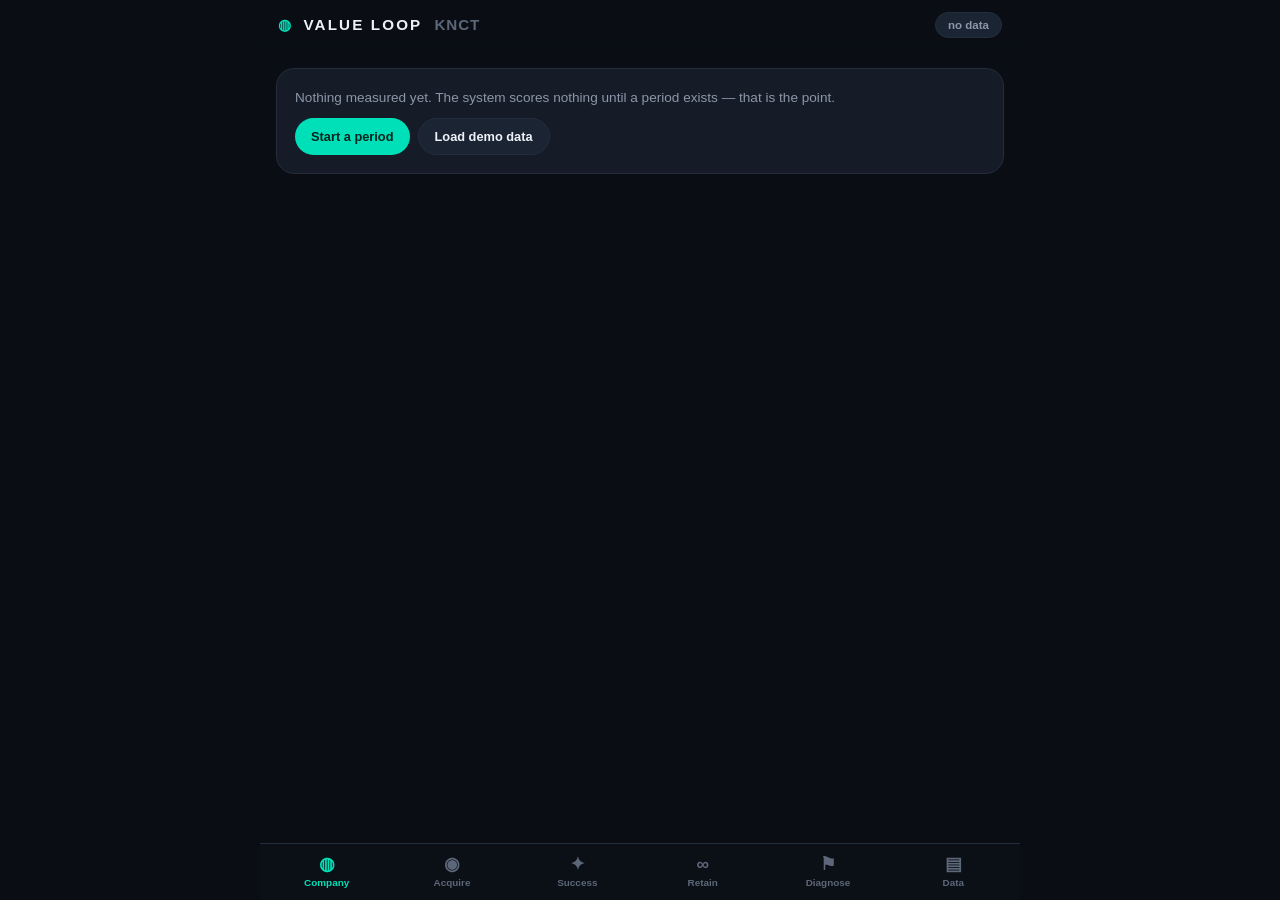
<file: vloop/standalone.html>
<!DOCTYPE html>
<html lang="en">
<head>
  <meta charset="UTF-8" />
  <meta name="viewport" content="width=device-width, initial-scale=1, viewport-fit=cover, maximum-scale=1" />
  <meta name="theme-color" content="#0a0e14" />
  <meta name="apple-mobile-web-app-capable" content="yes" />
  <meta name="apple-mobile-web-app-status-bar-style" content="black-translucent" />
  <meta name="apple-mobile-web-app-title" content="VALUE LOOP" />
  <title>VALUE LOOP OS — the operating system that tells a business what to fix next</title>
  <style>
/* ============================================================================
   VALUE LOOP OS — dark, dense, executive. Mobile-first, safe-area aware.
   Shares the APEX palette so the two apps feel like one house.
   ========================================================================== */
:root{
  --bg:#0a0e14; --bg2:#111722; --card:#151c28; --card2:#1b2432;
  --line:#232d3d; --txt:#eef2f8; --muted:#8b96a8; --muted2:#5c6779;
  --green:#3ddc84; --amber:#ffb020; --red:#ff4d5e; --blue:#4da6ff;
  --accent:#00e0b8; --accent2:#7b6cff;
  --radius:18px; --radius-sm:12px;
  --safe-top:env(safe-area-inset-top,0px);
  --safe-bot:env(safe-area-inset-bottom,0px);
  font-size:16px;
}
*{box-sizing:border-box;-webkit-tap-highlight-color:transparent}
html,body{margin:0;height:100%}
body{
  background:var(--bg); color:var(--txt);
  font-family:-apple-system,BlinkMacSystemFont,'Segoe UI',Roboto,Helvetica,Arial,sans-serif;
  overscroll-behavior-y:none;-webkit-font-smoothing:antialiased;
}
#app{display:flex;flex-direction:column;min-height:100%;max-width:760px;margin:0 auto}

/* Top bar */
#topbar{position:sticky;top:0;z-index:20;display:flex;align-items:center;justify-content:space-between;
  padding:calc(var(--safe-top) + 12px) 18px 12px;
  background:linear-gradient(180deg,var(--bg) 72%,transparent);backdrop-filter:blur(8px)}
.brand{font-weight:800;letter-spacing:.14em;font-size:.95rem}
.brand .logo{color:var(--accent);margin-right:4px}
.brand em{font-style:normal;color:var(--muted2);letter-spacing:.06em;font-weight:600;margin-left:6px}
.phase-pill{background:var(--card2);border:1px solid var(--line);color:var(--muted);
  padding:6px 12px;border-radius:999px;font-size:.72rem;font-weight:700;cursor:pointer}
.phase-pill.green{color:var(--green);border-color:rgba(61,220,132,.4)}
.phase-pill.amber{color:var(--amber);border-color:rgba(255,176,32,.4)}
.phase-pill.red{color:var(--red);border-color:rgba(255,77,94,.4)}

#view{flex:1;padding:4px 16px 104px;animation:fade .22s ease}
@keyframes fade{from{opacity:0;transform:translateY(6px)}to{opacity:1;transform:none}}
@keyframes fadein{from{opacity:0}to{opacity:1}}

/* Tab bar */
#tabbar{position:fixed;bottom:0;left:0;right:0;z-index:30;display:flex;max-width:760px;margin:0 auto;
  padding:6px 4px calc(var(--safe-bot) + 6px);background:rgba(12,16,23,.94);
  backdrop-filter:blur(14px);border-top:1px solid var(--line)}
.tab{flex:1;background:none;border:0;color:var(--muted2);display:flex;flex-direction:column;
  align-items:center;gap:3px;padding:6px 0;font-size:.62rem;font-weight:600;cursor:pointer;transition:color .15s}
.tab .ic{font-size:1.1rem;line-height:1}
.tab.active{color:var(--accent)}

/* Cards & type */
.card{background:var(--card);border:1px solid var(--line);border-radius:var(--radius);padding:18px;margin:14px 0}
.card.tight{padding:14px}
.card h3{margin:0 0 4px;font-size:.95rem}
.card .sub,.sub{color:var(--muted);font-size:.78rem;margin:4px 0 0;line-height:1.5}
.muted{color:var(--muted)}
.small{font-size:.76rem;line-height:1.55}
.section-title{font-size:.7rem;letter-spacing:.12em;text-transform:uppercase;color:var(--muted2);
  font-weight:700;margin:22px 4px 2px}
.row{display:flex;gap:8px;flex-wrap:wrap;margin-top:10px}
.arrow{color:var(--muted2);margin:0 2px}
.dot{display:inline-block;width:8px;height:8px;border-radius:50%;margin-right:7px}

/* Buttons & inputs */
.btn{background:var(--accent);color:#03231e;border:0;border-radius:999px;padding:10px 16px;
  font-weight:700;font-size:.8rem;cursor:pointer}
.btn.ghost{background:var(--card2);color:var(--txt);border:1px solid var(--line)}
.btn.tiny{padding:6px 11px;font-size:.72rem}
.btn.danger{color:var(--red);border-color:rgba(255,77,94,.4)}
input,select,textarea{background:var(--bg2);border:1px solid var(--line);color:var(--txt);
  border-radius:var(--radius-sm);padding:10px 12px;font-size:.88rem;font-family:inherit;width:100%}
input:focus,select:focus,textarea:focus{outline:none;border-color:var(--accent)}
textarea{resize:vertical}
.fld{display:block;margin:10px 0}
.fld .f-l{display:flex;justify-content:space-between;font-size:.78rem;color:var(--muted);margin-bottom:5px}
.fld .f-l em{font-style:normal;color:var(--muted2)}
.fld .f-h{display:block;font-size:.7rem;color:var(--muted2);margin-top:5px;line-height:1.45}

/* Period bar */
.periodbar{display:flex;gap:8px;align-items:center;margin:12px 0 0}
.periodbar select{flex:1;text-align:center;font-weight:700}
.pbtn{background:var(--card2);border:1px solid var(--line);color:var(--txt);border-radius:var(--radius-sm);
  width:42px;height:42px;font-size:1.1rem;cursor:pointer}

/* Ring */
.ring-wrap{display:flex;justify-content:center;padding:6px 0 2px}
.ring{position:relative;width:180px;height:180px}
.ring svg{transform:rotate(-90deg)}
.ring .score{position:absolute;inset:0;display:flex;flex-direction:column;align-items:center;justify-content:center}
.ring .score .num{font-size:3rem;font-weight:800;line-height:1;letter-spacing:-.03em}
.ring .score .lbl{font-size:.6rem;letter-spacing:.2em;color:var(--muted);margin-top:6px}
.loopline{text-align:center;font-size:.6rem;letter-spacing:.1em;color:var(--muted2);
  font-weight:700;margin:6px 0 16px}

/* Pillars */
.pillars{display:flex;flex-direction:column;gap:12px}
.pillar.clickable{cursor:default}
.pl-head{display:flex;align-items:baseline;gap:8px;font-size:.82rem;margin-bottom:5px}
.pl-head b{font-size:.95rem;letter-spacing:.06em}
.pl-head span{color:var(--muted);flex:1}
.pl-head em{font-style:normal;font-weight:800}
.pl-q{font-size:.68rem;color:var(--muted2);margin-top:5px}
.bar{background:var(--card2);border-radius:999px;height:8px;overflow:hidden}
.bar i{display:block;height:100%;border-radius:999px;transition:width .4s ease}

/* Constraint banner */
.constraint,.verdict{background:linear-gradient(150deg,#1a2434,#151c28);border:1px solid var(--accent2);
  border-radius:var(--radius);padding:18px;margin:14px 0}
.c-tag,.v-tag{font-size:.6rem;letter-spacing:.18em;color:var(--accent2);font-weight:800}
.c-name{font-size:1.35rem;font-weight:800;margin:8px 0 4px;letter-spacing:-.02em}
.c-line{color:var(--muted);font-size:.85rem}
.c-money,.v-money{margin-top:10px;font-size:.85rem;color:var(--txt);background:rgba(0,224,184,.09);
  border-radius:var(--radius-sm);padding:9px 12px}
.c-money b,.v-money b{color:var(--accent)}
.constraint .btn{margin-top:14px}
.v-h{font-size:1.25rem;font-weight:800;margin:10px 0 6px;letter-spacing:-.02em}
.v-p{color:var(--muted);font-size:.86rem}
.v-def{margin-top:12px;font-size:.72rem;color:var(--muted2);line-height:1.5}

/* KPI grid */
.kpis{display:grid;grid-template-columns:repeat(auto-fit,minmax(140px,1fr));gap:10px;margin-top:8px}
.kpis.two{grid-template-columns:1fr 1fr}
.kpi{background:var(--card);border:1px solid var(--line);border-radius:var(--radius-sm);padding:12px}
.k-lbl{font-size:.66rem;letter-spacing:.06em;text-transform:uppercase;color:var(--muted2);font-weight:700}
.k-val{font-size:1.35rem;font-weight:800;margin-top:5px;letter-spacing:-.02em}
.k-sub{font-size:.7rem;color:var(--muted);margin-top:3px}
.chip{font-size:.66rem;font-weight:700;padding:1px 6px;border-radius:999px;background:var(--card2);color:var(--muted)}
.chip.up{color:var(--green);background:rgba(61,220,132,.12)}
.chip.down{color:var(--red);background:rgba(255,77,94,.12)}
.chip.flat{color:var(--muted)}

/* Metric rows */
.mlist{background:var(--card);border:1px solid var(--line);border-radius:var(--radius);
  margin:8px 0 0;overflow:hidden}
.mrow{display:flex;align-items:center;gap:12px;padding:12px 14px;border-bottom:1px solid var(--line);cursor:pointer}
.mrow:last-child{border-bottom:0}
.mrow:active{background:var(--card2)}
.m-main{flex:1;min-width:0}
.m-lbl{font-size:.85rem;font-weight:600}
.m-sub{font-size:.68rem;color:var(--muted2);margin-top:2px}
.m-val{text-align:right}
.m-val .v{font-size:1rem;font-weight:800}
.m-score{width:38px;text-align:center;font-weight:800;font-size:.85rem;border-radius:8px;padding:5px 0;background:var(--card2)}
.green,.v.green{color:var(--green)} .amber,.v.amber{color:var(--amber)} .red,.v.red{color:var(--red)}
.m-score.green{background:rgba(61,220,132,.12)} .m-score.amber{background:rgba(255,176,32,.12)}
.m-score.red{background:rgba(255,77,94,.12)} .m-score.none{color:var(--muted2)}

/* Alerts */
.alerts{display:flex;flex-direction:column;gap:8px;margin-top:8px}
.alert{border-radius:var(--radius-sm);padding:12px 14px;border-left:3px solid var(--muted2);background:var(--card)}
.alert.red{border-color:var(--red);background:rgba(255,77,94,.07)}
.alert.amber{border-color:var(--amber);background:rgba(255,176,32,.06)}
.alert.info{border-color:var(--blue);background:rgba(77,166,255,.06)}
.a-t{font-weight:700;font-size:.85rem}
.a-b{font-size:.76rem;color:var(--muted);margin-top:3px;line-height:1.5}

/* Funnel */
.funnel{margin:14px 0 6px}
.f-stage{position:relative;margin:2px 0}
.f-bar{height:34px;border-radius:8px;background:linear-gradient(90deg,var(--accent),var(--accent2));opacity:.32}
.f-txt{position:absolute;inset:0;display:flex;align-items:center;justify-content:space-between;padding:0 12px}
.f-txt b{font-size:.8rem;font-weight:600}
.f-txt em{font-style:normal;font-weight:800;font-size:.9rem}
.f-conv{font-size:.66rem;color:var(--muted2);text-align:right;padding:2px 12px;font-weight:700}
.f-conv span{color:var(--muted2);opacity:.7;font-weight:500;margin-left:5px}

/* Fail bars */
.fbar{display:grid;grid-template-columns:1fr 90px 70px;gap:10px;align-items:center;margin:8px 0;font-size:.78rem}
.fbar .f-n{text-align:right;color:var(--muted);font-size:.72rem}

/* Tables */
.tblwrap{overflow-x:auto;background:var(--card);border:1px solid var(--line);border-radius:var(--radius);margin:8px 0}
.tbl{width:100%;border-collapse:collapse;font-size:.78rem;min-width:420px}
.tbl th{text-align:left;font-size:.64rem;letter-spacing:.08em;text-transform:uppercase;color:var(--muted2);
  padding:11px 12px;border-bottom:1px solid var(--line);white-space:nowrap}
.tbl td{padding:11px 12px;border-bottom:1px solid var(--line);white-space:nowrap}
.tbl tr:last-child td{border-bottom:0}
.tbl .num{text-align:right}

/* Segment tabs */
.segtabs{display:flex;gap:6px;margin:12px 0 0;overflow-x:auto}
.segtabs.wide{margin:14px 0 4px}
.segtab{background:var(--card2);border:1px solid var(--line);color:var(--muted);border-radius:999px;
  padding:7px 14px;font-size:.74rem;font-weight:700;cursor:pointer;text-transform:capitalize;white-space:nowrap}
.segtab.on{background:var(--accent);color:#03231e;border-color:transparent}

/* Network flow */
.netflow{display:flex;gap:8px;margin:14px 0}
.netflow>div{flex:1;background:var(--card2);border-radius:var(--radius-sm);padding:10px;text-align:center}
.netflow em{display:block;font-style:normal;font-size:1.2rem;font-weight:800}
.netflow span{font-size:.62rem;color:var(--muted2);text-transform:uppercase;letter-spacing:.08em}
.netflow .plus em{color:var(--green)} .netflow .minus em{color:var(--red)} .netflow .eq em{color:var(--accent)}

/* Levers */
.lever{border-bottom:1px solid var(--line);padding:12px 0}
.lever:last-child{border-bottom:0}
.lv-head{display:flex;justify-content:space-between;align-items:center;cursor:pointer;margin-bottom:7px}
.lv-name{font-size:.86rem;font-weight:600;display:flex;align-items:center}
.lv-money{font-weight:800;color:var(--accent);font-size:.92rem}
.lv-sub{font-size:.7rem;color:var(--muted2);margin-top:6px}
.lv-body{margin-top:12px;animation:fadein .2s ease}
.def{font-size:.75rem;color:var(--muted);line-height:1.55;margin:0 0 10px}
.rx-title{font-size:.62rem;letter-spacing:.16em;color:var(--accent2);font-weight:800;margin:12px 0 6px}
.rx{background:var(--bg2);border:1px solid var(--line);border-radius:var(--radius-sm);padding:12px;margin-bottom:8px}
.rx-a{font-size:.83rem;font-weight:600;line-height:1.45}
.rx-w{font-size:.73rem;color:var(--muted);margin-top:5px;line-height:1.5}
.rx-meta{display:flex;align-items:center;gap:8px;margin-top:10px;font-size:.66rem;color:var(--muted2);
  text-transform:uppercase;letter-spacing:.06em;font-weight:700}
.rx-meta .btn{margin-left:auto}

/* Interventions */
.ivn{background:var(--card);border:1px solid var(--line);border-left:3px solid var(--accent2);
  border-radius:var(--radius-sm);padding:13px;margin:8px 0}
.ivn.worked{border-left-color:var(--green)} .ivn.worse{border-left-color:var(--red)}
.ivn\.no-effect,.ivn.no-effect{border-left-color:var(--muted2)}
.iv-top{display:flex;justify-content:space-between;align-items:center;gap:8px;font-size:.85rem}
.iv-a{font-size:.78rem;color:var(--muted);margin-top:5px;line-height:1.5}
.iv-m{font-size:.68rem;color:var(--muted2);margin-top:6px}
.pill{font-size:.62rem;font-weight:800;text-transform:uppercase;letter-spacing:.08em;
  padding:3px 9px;border-radius:999px;background:var(--card2);color:var(--muted)}
.pill.running{color:var(--accent2)} .pill.worked{color:var(--green);background:rgba(61,220,132,.12)}
.pill.worse{color:var(--red);background:rgba(255,77,94,.12)}
.pill.live{color:var(--green)} .pill.partial{color:var(--amber)} .pill.planned{color:var(--muted2)}
.pill.green{color:var(--green)} .pill.amber{color:var(--amber)} .pill.red{color:var(--red)}

/* People */
.plist .prow{display:flex;justify-content:space-between;align-items:center;gap:10px;
  padding:11px 0;border-bottom:1px solid var(--line);cursor:pointer}
.plist .prow:last-child{border-bottom:0}
.p-ltv{font-weight:800;font-size:.85rem;color:var(--accent)}
.risklist .rrow{display:flex;justify-content:space-between;align-items:center;gap:10px;
  padding:11px 0;border-bottom:1px solid var(--line)}
.risklist .rrow:last-child{border-bottom:0}
.pform{max-height:52vh;overflow-y:auto;padding-right:4px}

/* Benchmarks */
.bmrow{display:flex;flex-direction:column;gap:8px;padding:14px 0;border-bottom:1px solid var(--line)}
.bmrow:last-child{border-bottom:0}
.bm-l{font-size:.82rem;font-weight:600}
.bm-l .f-h{display:block;font-weight:400;font-size:.7rem;color:var(--muted2);margin-top:4px;line-height:1.5}
.bm-in{display:flex;gap:8px;align-items:flex-end}
.bm-in label{flex:1;font-size:.6rem;color:var(--muted2);text-transform:uppercase;letter-spacing:.06em;font-weight:700}
.bm-in input{width:100%;padding:8px 10px;font-size:.82rem;margin-top:4px}
.bm-in .unit{font-size:.75rem;color:var(--muted2);padding-bottom:10px;width:16px}

/* Domain registry */
.dom{background:var(--card);border:1px solid var(--line);border-radius:var(--radius-sm);padding:12px;margin:8px 0}
.d-top{display:flex;align-items:center;gap:8px;font-size:.85rem}
.d-top b{flex:1}
.d-n{color:var(--muted2);font-size:.7rem;font-weight:800;width:22px}
.d-f{font-size:.7rem;color:var(--muted2);margin-top:6px;line-height:1.6}

/* Empty state */
.empty p{margin:0 0 4px;color:var(--muted);font-size:.85rem;line-height:1.55}

/* Modal */
.modal-bg{position:fixed;inset:0;background:rgba(4,7,11,.72);backdrop-filter:blur(3px);z-index:40}
.modal{position:fixed;z-index:41;left:50%;top:50%;transform:translate(-50%,-50%);
  width:min(560px,calc(100vw - 28px));max-height:86vh;overflow-y:auto;
  background:var(--card);border:1px solid var(--line);border-radius:var(--radius);padding:18px;
  animation:fadein .18s ease}
.modal h3{margin:0 0 6px}
.md-head{display:flex;align-items:center;gap:8px;font-size:1rem;margin-bottom:8px}
.md-head b{flex:1}
.mdgrid{display:grid;grid-template-columns:repeat(3,1fr);gap:8px;margin:12px 0}
.spark{width:100%;height:44px;background:var(--bg2);border-radius:var(--radius-sm);padding:6px;margin-bottom:6px}
.fgroup{font-size:.62rem;letter-spacing:.14em;text-transform:uppercase;color:var(--muted2);
  font-weight:800;margin:18px 0 -4px}

</style>
</head>
<body>
  <div id="app">
    <header id="topbar">
      <div class="brand"><span class="logo">◍</span> VALUE LOOP <em id="coName">—</em></div>
      <div id="scorePill" class="phase-pill" role="button" tabindex="0">—</div>
    </header>

    <main id="view"><!-- rendered by ui.js --></main>

    <nav id="tabbar">
      <button class="tab" data-tab="company">  <span class="ic">◍</span><span>Company</span></button>
      <button class="tab" data-tab="acquire">  <span class="ic">◉</span><span>Acquire</span></button>
      <button class="tab" data-tab="success">  <span class="ic">✦</span><span>Success</span></button>
      <button class="tab" data-tab="retain">   <span class="ic">∞</span><span>Retain</span></button>
      <button class="tab" data-tab="diagnose"> <span class="ic">⚑</span><span>Diagnose</span></button>
      <button class="tab" data-tab="data">     <span class="ic">▤</span><span>Data</span></button>
    </nav>
  </div>

  <div id="modalRoot"></div>

  <script>
/* ============================================================================
   schema.js — THE DICTIONARY.

   Everything the system knows how to measure lives here:
     PILLARS   — the VALUE LOOP (V·A·L·U·E) and the question each one answers
     FIELDS    — what a human types in each period (the manual layer)
     METRICS   — what the machine derives, with its benchmark and its weight
     LEVERS    — the subset of metrics that actually move money, wired into
                 the funnel model in engine.js
     DOMAINS   — the full 52-domain backend registry (collect everything;
                 show the CEO only what currently matters)

   Definitions are written down ONCE, here, because inconsistent definitions
   are what make funnel numbers unreliable in the first place.
   ========================================================================== */

const Schema = (() => {

  /* ---- The loop --------------------------------------------------------- */
  const PILLARS = [
    { id:'V', name:'Visibility',    q:'Where is attention coming from?',        color:'#4da6ff' },
    { id:'A', name:'Acquisition',   q:'Where is money leaking?',                color:'#00e0b8' },
    { id:'L', name:'Lifetime Value',q:'Are customers staying and buying more?', color:'#7b6cff' },
    { id:'U', name:'User Outcome',  q:'Are customers getting results?',         color:'#ffb020' },
    { id:'E', name:'Efficiency',    q:'Does the machine keep its margin?',      color:'#3ddc84' },
  ];
  const pillar = id => PILLARS.find(p => p.id === id);

  /* ---- What a human enters each period ---------------------------------- *
     Keep this list SHORT. If a number is not typed in under 20 minutes a week
     it will not get typed in at all. Everything else lives in DOMAINS until
     it earns a place here.                                                   */
  const FIELDS = [
    // ---------------- V — attention -------------------------------------
    { id:'views',            label:'Content views',        pillar:'V', group:'Attention', unit:'#',
      help:'Total views across every account for the period. One number.' },
    { id:'reach',            label:'Unique reach',         pillar:'V', group:'Attention', unit:'#',
      help:'Unique accounts reached. Blank if the platform will not give it.' },
    { id:'profileVisits',    label:'Profile visits',       pillar:'V', group:'Attention', unit:'#' },
    { id:'ctaClicks',        label:'CTA / link clicks',    pillar:'V', group:'Attention', unit:'#',
      help:'Clicks on the thing that starts the funnel (LINE, application, DM CTA).' },
    { id:'followersNet',     label:'Net new followers',    pillar:'V', group:'Attention', unit:'#' },
    { id:'lineMessagesSent', label:'LINE broadcasts sent', pillar:'V', group:'LINE',      unit:'#' },
    { id:'lineFriendsNew',   label:'New LINE friends',     pillar:'V', group:'LINE',      unit:'#' },
    { id:'lineTargetReach',  label:'LINE target reach',    pillar:'V', group:'LINE',      unit:'#',
      help:'Reachable friends at period end — the only LINE number that pays.' },
    { id:'lineBlocks',       label:'LINE blocks',          pillar:'V', group:'LINE',      unit:'#' },

    // ---------------- A — acquisition ------------------------------------
    { id:'leads',            label:'New leads',            pillar:'A', group:'Funnel', unit:'#',
      help:'DEFINITION: a person who gave you a way to contact them this period. Not a follower.' },
    { id:'leadsReferral',    label:'…of which referred',   pillar:'A', group:'Funnel', unit:'#' },
    { id:'applications',     label:'Applications completed',pillar:'A',group:'Funnel', unit:'#' },
    { id:'applicationsQual', label:'…qualified',           pillar:'A', group:'Funnel', unit:'#',
      help:'Passed your qualification bar — not merely submitted.' },
    { id:'meetingsBooked',   label:'Meetings booked',      pillar:'A', group:'Funnel', unit:'#' },
    { id:'meetingsAttended', label:'Meetings attended',    pillar:'A', group:'Funnel', unit:'#',
      help:'Prospect actually showed up. Booked − attended = no-shows.' },
    { id:'sales',            label:'New customers closed', pillar:'A', group:'Funnel', unit:'#' },
    { id:'grossSigned',      label:'Contract value signed',pillar:'A', group:'Money',  unit:'¥',
      help:'Face value of what was signed. NOT cash.' },
    { id:'cashCollected',    label:'Cash actually collected',pillar:'A',group:'Money', unit:'¥',
      help:'Money in the bank this period, including instalments from old deals.' },
    { id:'refunds',          label:'Refunds / cancellations',pillar:'A',group:'Money', unit:'¥' },

    // ---------------- L — lifetime value ---------------------------------
    { id:'networkStart',     label:'Network members at start',pillar:'L',group:'Recurring', unit:'#' },
    { id:'networkInvited',   label:'Invited to Network',   pillar:'L', group:'Recurring', unit:'#' },
    { id:'networkJoined',    label:'Joined Network',       pillar:'L', group:'Recurring', unit:'#' },
    { id:'networkChurned',   label:'Cancelled Network',    pillar:'L', group:'Recurring', unit:'#' },
    { id:'networkFee',       label:'Network fee / member / mo',pillar:'L',group:'Recurring', unit:'¥' },
    { id:'expansionRevenue', label:'Expansion revenue',    pillar:'L', group:'Recurring', unit:'¥',
      help:'Upsells, Business Builder, advanced programs, consulting — existing customers only.' },
    { id:'eventRevenue',     label:'Event revenue',        pillar:'L', group:'Recurring', unit:'¥' },

    // ---------------- U — user outcome -----------------------------------
    { id:'studentsActive',   label:'Active students',      pillar:'U', group:'Delivery', unit:'#' },
    { id:'onboarded',        label:'Onboarding completed', pillar:'U', group:'Delivery', unit:'#' },
    { id:'implementedBy14',  label:'Implemented by day 14',pillar:'U', group:'Delivery', unit:'#',
      help:'Of the students who reached day 14 this period, how many took a real action.' },
    { id:'reachedDay14',     label:'…students who hit day 14',pillar:'U',group:'Delivery', unit:'#' },
    { id:'firstClients',     label:'First paid client won',pillar:'U', group:'Results',  unit:'#' },
    { id:'reached90',        label:'Students who hit day 90',pillar:'U',group:'Results', unit:'#' },
    { id:'verified90',       label:'…with a verified result',pillar:'U',group:'Results', unit:'#',
      help:'Day-90 economic result you could show a stranger. Verified, not claimed.' },
    { id:'caseStudies',      label:'Case studies verified',pillar:'U', group:'Results',  unit:'#' },
    { id:'dropouts',         label:'Drop-outs',            pillar:'U', group:'Results',  unit:'#' },
    { id:'referralsFromCust',label:'Referrals from customers',pillar:'U',group:'Results',unit:'#' },
    { id:'medianIncomeGain', label:'Median member income gain',pillar:'U',group:'Results',unit:'¥',
      help:'MEDIAN, not average. One ¥6M outlier is not a product.' },
    { id:'memberValueCreated',label:'Verified member earnings',pillar:'U',group:'Results',unit:'¥',
      help:'Money members made / saved their clients, verified. The ultimate metric.' },

    // ---------------- E — efficiency -------------------------------------
    { id:'marketingSpend',   label:'Marketing spend',      pillar:'E', group:'Cost',     unit:'¥' },
    { id:'salesCost',        label:'Sales cost',           pillar:'E', group:'Cost',     unit:'¥',
      help:'Sales payroll + commissions. Part of CAC.' },
    { id:'cogs',             label:'Delivery cost (COGS)', pillar:'E', group:'Cost',     unit:'¥',
      help:'Coaches, leaders, venue, anything that scales with students.' },
    { id:'otherOpex',        label:'Other operating cost', pillar:'E', group:'Cost',     unit:'¥',
      help:'Rent, software, admin payroll, overhead.' },
    { id:'headcount',        label:'Team headcount',       pillar:'E', group:'Capacity', unit:'#' },
    { id:'leaders',          label:'Leaders / coaches',    pillar:'E', group:'Capacity', unit:'#' },
    { id:'studentsPerLeader',label:'Max students per leader',pillar:'E',group:'Capacity',unit:'#' },
    { id:'founderHours',     label:'Founder hours in delivery',pillar:'E',group:'Capacity',unit:'h',
      help:'Hours the founder personally had to be in the machine. Founder dependence.' },
    { id:'totalHours',       label:'Founder hours total',  pillar:'E', group:'Capacity', unit:'h' },
  ];
  const field = id => FIELDS.find(f => f.id === id);
  const fieldGroups = pid => {
    const out = [];
    FIELDS.filter(f => f.pillar === pid).forEach(f => {
      let g = out.find(x => x.name === f.group);
      if (!g) out.push(g = { name:f.group, fields:[] });
      g.fields.push(f);
    });
    return out;
  };

  /* ---- Derived metrics --------------------------------------------------- *
     fn(p, m) : p = the period's raw inputs, m = metrics computed before it.
     target   = the number that means "this is healthy".
     floor    = the number that means "this is the constraint".
     dir      = 'up' (higher is better) or 'down' (lower is better).
     weight   = how much this metric counts toward its pillar score.
     lever    = wired into the revenue model, so a gap here becomes a ¥ figure. */

  const div = (a, b) => (b ? a / b : null);

  const METRICS = [
    /* ---------- V ---------- */
    { id:'profileVisitRate', label:'Profile visit rate', pillar:'V', fmt:'pct', dir:'up', weight:1,
      def:'Profile visits ÷ reach', target:0.03, floor:0.005,
      fn:p => div(p.profileVisits, p.reach) },
    { id:'ctaClickRate', label:'CTA click rate', pillar:'V', fmt:'pct', dir:'up', weight:1,
      def:'CTA clicks ÷ views', target:0.02, floor:0.002,
      fn:p => div(p.ctaClicks, p.views) },
    { id:'leadRate', label:'Lead rate (views → leads)', pillar:'V', fmt:'pct', dir:'up', weight:3,
      def:'Leads ÷ views. The rate at which attention becomes a contactable human.',
      target:0.015, floor:0.002, lever:true,
      fn:p => div(p.leads, p.views) },
    { id:'revPerMilleViews', label:'Revenue per 1,000 views', pillar:'V', fmt:'yen', dir:'up', weight:2,
      def:'Cash collected ÷ views × 1,000. Lets you compare a Reel to a Reel economically.',
      target:3000, floor:200,
      fn:p => div(p.cashCollected, p.views) * 1000 },
    { id:'lineBlockRate', label:'LINE block rate', pillar:'V', fmt:'pct', dir:'down', weight:2,
      def:'Blocks ÷ (target reach + blocks) for the period.', target:0.02, floor:0.08,
      fn:p => div(p.lineBlocks, (p.lineTargetReach || 0) + (p.lineBlocks || 0)) },
    { id:'lineNetGrowth', label:'LINE net growth', pillar:'V', fmt:'num', dir:'up', weight:1,
      def:'New friends − blocks. Negative means the channel is dying.', target:200, floor:0,
      fn:p => (p.lineFriendsNew || 0) - (p.lineBlocks || 0) },
    { id:'revPerLineRecipient', label:'Revenue per LINE recipient', pillar:'V', fmt:'yen', dir:'up', weight:1,
      def:'Cash collected ÷ LINE target reach.', target:2000, floor:100,
      fn:p => div(p.cashCollected, p.lineTargetReach) },

    /* ---------- A ---------- */
    { id:'appRate', label:'Lead → application', pillar:'A', fmt:'pct', dir:'up', weight:2,
      def:'Applications completed ÷ leads.', target:0.25, floor:0.05, lever:true,
      fn:p => div(p.applications, p.leads) },
    { id:'qualRate', label:'Application → qualified', pillar:'A', fmt:'pct', dir:'up', weight:1,
      def:'Qualified applications ÷ applications. Low = the audience is wrong, not the sales team.',
      target:0.6, floor:0.2, lever:true,
      fn:p => div(p.applicationsQual, p.applications) },
    { id:'bookRate', label:'Qualified → booked', pillar:'A', fmt:'pct', dir:'up', weight:2,
      def:'Meetings booked ÷ qualified applications. Mostly a speed-of-contact problem.',
      target:0.7, floor:0.3, lever:true,
      fn:p => div(p.meetingsBooked, p.applicationsQual) },
    { id:'showRate', label:'Show rate', pillar:'A', fmt:'pct', dir:'up', weight:2,
      def:'Meetings attended ÷ meetings booked.', target:0.8, floor:0.5, lever:true,
      fn:p => div(p.meetingsAttended, p.meetingsBooked) },
    { id:'closeRate', label:'Meeting → close', pillar:'A', fmt:'pct', dir:'up', weight:3,
      def:'New customers ÷ meetings attended.', target:0.3, floor:0.12, lever:true,
      fn:p => div(p.sales, p.meetingsAttended) },
    { id:'avgPrice', label:'Average contract value', pillar:'A', fmt:'yen', dir:'up', weight:1,
      def:'Contract value signed ÷ new customers.', target:500000, floor:200000, lever:true,
      fn:p => div(p.grossSigned, p.sales) },
    { id:'collectionRate', label:'Cash collection rate', pillar:'A', fmt:'pct', dir:'up', weight:3,
      def:'Cash collected ÷ contract value signed. Signed is not collected.',
      target:0.85, floor:0.5, lever:true,
      fn:p => div(p.cashCollected, p.grossSigned) },
    { id:'refundRate', label:'Refund rate', pillar:'A', fmt:'pct', dir:'down', weight:2,
      def:'Refunds ÷ cash collected.', target:0.02, floor:0.1,
      fn:p => div(p.refunds, p.cashCollected) },
    { id:'revPerLead', label:'Revenue per lead', pillar:'A', fmt:'yen', dir:'up', weight:2,
      def:'Cash collected ÷ leads.', target:30000, floor:5000,
      fn:p => div(p.cashCollected, p.leads) },
    { id:'revPerMeeting', label:'Revenue per attended meeting', pillar:'A', fmt:'yen', dir:'up', weight:2,
      def:'Cash collected ÷ meetings attended. The single best sales-team number.',
      target:150000, floor:40000,
      fn:p => div(p.cashCollected, p.meetingsAttended) },

    /* ---------- L ---------- */
    { id:'networkConv', label:'University → Network', pillar:'L', fmt:'pct', dir:'up', weight:3,
      def:'Joined Network ÷ new customers.', target:0.5, floor:0.15, lever:true,
      fn:p => div(p.networkJoined, p.sales) },
    { id:'inviteAccept', label:'Invite → join', pillar:'L', fmt:'pct', dir:'up', weight:1,
      def:'Joined ÷ invited.', target:0.6, floor:0.25,
      fn:p => div(p.networkJoined, p.networkInvited) },
    { id:'monthlyChurn', label:'Network monthly churn', pillar:'L', fmt:'pct', dir:'down', weight:3,
      def:'Cancelled ÷ members at period start (normalised to a month).',
      target:0.03, floor:0.12,
      fn:(p,m,ctx) => { const c = div(p.networkChurned, p.networkStart); return c == null ? null : c / (ctx.monthsInPeriod || 1); } },
    { id:'retentionMonths', label:'Expected months retained', pillar:'L', fmt:'mo', dir:'up', weight:2,
      def:'1 ÷ monthly churn. How long a Network member is worth money.',
      target:24, floor:6, lever:true,
      fn:(p,m) => (m.monthlyChurn ? 1 / m.monthlyChurn : null) },
    { id:'recurringRev', label:'Recurring revenue (MRR)', pillar:'L', fmt:'yen', dir:'up', weight:2,
      def:'Members at period end × Network fee.', target:3000000, floor:500000,
      fn:p => ((p.networkStart || 0) + (p.networkJoined || 0) - (p.networkChurned || 0)) * (p.networkFee || 0) },
    { id:'expansionPerCust', label:'Expansion revenue per customer', pillar:'L', fmt:'yen', dir:'up', weight:2,
      def:'(Expansion + event revenue) ÷ active students.', target:80000, floor:5000, lever:true,
      fn:p => div((p.expansionRevenue || 0) + (p.eventRevenue || 0), p.studentsActive) },
    { id:'nrr', label:'Net revenue retention', pillar:'L', fmt:'pct', dir:'up', weight:2,
      def:'(Recurring + expansion − churned recurring) ÷ recurring at start.',
      target:1.1, floor:0.8,
      fn:(p,m) => { const base = (p.networkStart || 0) * (p.networkFee || 0);
        if (!base) return null;
        return (base + (p.expansionRevenue || 0) - (p.networkChurned || 0) * (p.networkFee || 0)) / base; } },
    { id:'ltv', label:'Customer LTV', pillar:'L', fmt:'yen', dir:'up', weight:3,
      def:'Front-end cash + Network conversion × fee × months retained + expansion per customer.',
      target:1200000, floor:400000,
      fn:(p,m) => {
        const front = (m.avgPrice || 0) * (m.collectionRate == null ? 1 : m.collectionRate) * (1 - (m.refundRate || 0));
        const rec   = (m.networkConv || 0) * (p.networkFee || 0) * (m.retentionMonths || 0);
        return front + rec + (m.expansionPerCust || 0);
      } },

    /* ---------- U ---------- */
    { id:'activationRate', label:'Onboarding completion', pillar:'U', fmt:'pct', dir:'up', weight:2,
      def:'Onboarding completed ÷ new customers.', target:0.95, floor:0.6,
      fn:p => div(p.onboarded, p.sales) },
    { id:'day14Rate', label:'Day-14 implementation', pillar:'U', fmt:'pct', dir:'up', weight:3,
      def:'Implemented by day 14 ÷ students who reached day 14. The earliest honest predictor of a result.',
      target:0.8, floor:0.4,
      fn:p => div(p.implementedBy14, p.reachedDay14) },
    { id:'successRate', label:'90-day verified result rate', pillar:'U', fmt:'pct', dir:'up', weight:4,
      def:'Verified day-90 results ÷ students who reached day 90. THE product metric.',
      target:0.5, floor:0.15, lever:true,
      fn:p => div(p.verified90, p.reached90) },
    { id:'firstClientRate', label:'First-client rate', pillar:'U', fmt:'pct', dir:'up', weight:2,
      def:'First paid clients won ÷ active students.', target:0.25, floor:0.05,
      fn:p => div(p.firstClients, p.studentsActive) },
    { id:'proofRate', label:'Case studies per result', pillar:'U', fmt:'pct', dir:'up', weight:2,
      def:'Verified case studies ÷ verified results. Results you cannot show do not sell anything.',
      target:0.6, floor:0.1,
      fn:p => div(p.caseStudies, p.verified90) },
    { id:'dropoutRate', label:'Drop-out rate', pillar:'U', fmt:'pct', dir:'down', weight:2,
      def:'Drop-outs ÷ active students.', target:0.03, floor:0.15,
      fn:p => div(p.dropouts, p.studentsActive) },
    { id:'referralRate', label:'Referrals per customer', pillar:'U', fmt:'num', dir:'up', weight:3,
      def:'Referrals from customers ÷ active students. The loop closing.',
      target:0.4, floor:0.05, lever:true,
      fn:p => div(p.referralsFromCust, p.studentsActive) },
    { id:'referralShare', label:'Referred share of leads', pillar:'U', fmt:'pct', dir:'up', weight:1,
      def:'Referred leads ÷ leads. Rises when the product works.', target:0.3, floor:0.05,
      fn:p => div(p.leadsReferral, p.leads) },
    { id:'valuePerMember', label:'Verified value created per member', pillar:'U', fmt:'yen', dir:'up', weight:2,
      def:'Verified member earnings ÷ active students.', target:300000, floor:30000,
      fn:p => div(p.memberValueCreated, p.studentsActive) },

    /* ---------- E ---------- */
    { id:'cac', label:'CAC', pillar:'E', fmt:'yen', dir:'down', weight:3,
      def:'(Marketing + sales cost) ÷ new customers.', target:80000, floor:300000,
      fn:p => div((p.marketingSpend || 0) + (p.salesCost || 0), p.sales) },
    { id:'ltvCac', label:'LTV : CAC', pillar:'E', fmt:'x', dir:'up', weight:4,
      def:'LTV ÷ CAC. Under 3 the machine is not really profitable.', target:4, floor:1.5,
      fn:(p,m) => (m.cac ? m.ltv / m.cac : null) },
    { id:'cacPayback', label:'CAC payback', pillar:'E', fmt:'mo', dir:'down', weight:2,
      def:'CAC ÷ front-end cash per customer, in months of a customer\'s payments.',
      target:1, floor:6,
      fn:(p,m) => { const front = (m.avgPrice || 0) * (m.collectionRate == null ? 1 : m.collectionRate);
        return front ? (m.cac || 0) / front : null; } },
    { id:'grossMargin', label:'Gross margin', pillar:'E', fmt:'pct', dir:'up', weight:3,
      def:'(Cash collected − refunds − delivery cost) ÷ (cash collected − refunds).',
      target:0.7, floor:0.4,
      fn:p => { const net = (p.cashCollected || 0) - (p.refunds || 0);
        return net ? (net - (p.cogs || 0)) / net : null; } },
    { id:'opProfit', label:'Operating profit', pillar:'E', fmt:'yen', dir:'up', weight:3,
      def:'Net collected − delivery − marketing − sales − other operating cost.',
      target:2000000, floor:0,
      fn:p => (p.cashCollected || 0) - (p.refunds || 0) - (p.cogs || 0)
              - (p.marketingSpend || 0) - (p.salesCost || 0) - (p.otherOpex || 0) },
    { id:'opMargin', label:'Operating margin', pillar:'E', fmt:'pct', dir:'up', weight:3,
      def:'Operating profit ÷ net collected.', target:0.25, floor:0,
      fn:(p,m) => { const net = (p.cashCollected || 0) - (p.refunds || 0);
        return net ? m.opProfit / net : null; } },
    { id:'revPerHead', label:'Revenue per team member', pillar:'E', fmt:'yen', dir:'up', weight:1,
      def:'Cash collected ÷ headcount.', target:1500000, floor:400000,
      fn:p => div(p.cashCollected, p.headcount) },
    { id:'capacityUse', label:'Delivery capacity used', pillar:'E', fmt:'pct', dir:'down', weight:2,
      def:'Active students ÷ (leaders × max students per leader). Over 100% the product breaks quietly.',
      target:0.75, floor:1.1,
      fn:p => div(p.studentsActive, (p.leaders || 0) * (p.studentsPerLeader || 0)) },
    { id:'founderDependence', label:'Founder dependence', pillar:'E', fmt:'pct', dir:'down', weight:2,
      def:'Founder hours inside delivery ÷ founder hours total.', target:0.15, floor:0.6,
      fn:p => div(p.founderHours, p.totalHours) },
  ];
  const metric = id => METRICS.find(m => m.id === id);
  const metricsOf = pid => METRICS.filter(m => m.pillar === pid);

  /* ---- The CEO screen: the 5–15 numbers that currently matter ------------ */
  const CEO = [
    { id:'cashCollected', raw:true, label:'Cash collected' },
    { id:'opProfit',  label:'Operating profit' },
    { id:'sales',     raw:true, label:'New customers' },
    { id:'closeRate', label:'Meeting → close' },
    { id:'cac',       label:'CAC' },
    { id:'ltv',       label:'LTV' },
    { id:'ltvCac',    label:'LTV : CAC' },
    { id:'grossMargin', label:'Gross margin' },
    { id:'successRate', label:'90-day result rate' },
    { id:'networkConv', label:'Univ → Network' },
    { id:'retentionMonths', label:'Months retained' },
    { id:'referralRate', label:'Referrals / customer' },
  ];

  /* ---- Formatting -------------------------------------------------------- */
  function fmt(v, kind) {
    if (v == null || (typeof v === 'number' && !isFinite(v))) return '—';
    switch (kind) {
      case 'pct':  return (v * 100).toFixed(v < 0.1 ? 1 : 0) + '%';
      case 'yen':  return yen(v);
      case 'x':    return v.toFixed(1) + '×';
      case 'mo':   return v.toFixed(1) + ' mo';
      case 'h':    return Math.round(v) + ' h';
      case 'num':  return Math.abs(v) >= 100 ? Math.round(v).toLocaleString() : (Math.round(v * 100) / 100).toString();
      default:     return Math.round(v).toLocaleString();
    }
  }
  function yen(v) {
    const n = Math.round(v), a = Math.abs(n), s = n < 0 ? '-' : '';
    if (a >= 100000000) return s + '¥' + (a / 100000000).toFixed(2) + '億';
    if (a >= 10000)     return s + '¥' + (a / 10000).toFixed(a >= 1000000 ? 0 : 1) + '万';
    return s + '¥' + a.toLocaleString();
  }
  function fmtField(v, unit) {
    if (v == null || v === '') return '—';
    return unit === '¥' ? yen(v) : Math.round(v).toLocaleString() + (unit === 'h' ? ' h' : '');
  }

  /* ---- The backend registry ---------------------------------------------- *
     The 52 domains the system is designed to hold. Anything with fields:true
     is captured today; the rest documents what the record must grow into so
     the schema is decided ONCE rather than improvised later.                 */
  const DOMAINS = [
    { n:1,  name:'Customer / lead master record', pillar:'A', status:'partial',
      fields:'id · name · contact · LINE · IG · age · location · occupation · income now · revenue now · skill · clients · desired income · desired result · cohort · product · salesperson · leader · source · campaign · first touch · last touch · referrer · every date from first touch to cancellation · status' },
    { n:2,  name:'Attribution', pillar:'V', status:'partial',
      fields:'channel · content ID · campaign · spend · first/last touch → leads, applications, meetings, customers, revenue, profit and LTV BY SOURCE' },
    { n:3,  name:'Attention / distribution', pillar:'V', status:'live',
      fields:'followers · impressions · reach · views · profile visits · watch time · completion · saves · shares · DMs · clicks → profile-visit rate, CTA rate, lead rate, revenue per 1,000 views' },
    { n:4,  name:'Content database', pillar:'V', status:'planned',
      fields:'content ID · creator · hook · format · purpose tag (attention / trust / proof / education / reframe / conversion / case study) · avatar · views → leads → sales → revenue per view' },
    { n:5,  name:'LINE health', pillar:'V', status:'live',
      fields:'friends · target reach · blocks · block rate · replies · clicks · revenue per recipient · revenue per broadcast · block-after-message by topic' },
    { n:6,  name:'Lead qualification', pillar:'A', status:'partial',
      fields:'income · ability to pay · urgency · problem severity · timeline · authority · skill · hours available · coachability → LEAD QUALITY SCORE /100 → meeting rate, close rate, success, LTV' },
    { n:7,  name:'Application funnel', pillar:'A', status:'live',
      fields:'started · completed · qualified · rejected · booked · response time · time to booking' },
    { n:8,  name:'Sales pipeline', pillar:'A', status:'partial',
      fields:'per call: date · rep · source · offer · price · quality score · attended · outcome · reason lost · objection · days to close → close rate by rep / source / offer / avatar / score' },
    { n:9,  name:'Sales call intelligence', pillar:'A', status:'planned',
      fields:'objections · questions · talk ratio · discovery depth · proof used · close attempt · phrases that precede a yes' },
    { n:10, name:'Payments', pillar:'A', status:'partial',
      fields:'invoiced · collected · outstanding · plan · instalment dates · failed · late · discount · refund · chargeback → cash collection rate, days to cash, default rate' },
    { n:11, name:'Onboarding', pillar:'U', status:'live',
      fields:'booked · attended · baseline done · goals set · leader assigned · first assignment · time to first action' },
    { n:12, name:'Baseline (day 1 snapshot)', pillar:'U', status:'partial',
      fields:'income · revenue · clients · audience · skill · portfolio · confidence · availability · runway · target · biggest constraint — without this you cannot prove transformation' },
    { n:13, name:'Student activity', pillar:'U', status:'planned',
      fields:'lessons · assignments · coaching · events · outreach · pitches — diagnostic only, activity is not outcome' },
    { n:14, name:'Skill development', pillar:'U', status:'planned',
      fields:'14 skill tracks × beginner → developing → competent → verified → certified, each with attached proof. No self-rating.' },
    { n:15, name:'Money milestones', pillar:'U', status:'partial',
      fields:'date of first ¥1 · ¥50K · ¥100K · ¥300K · ¥500K · ¥1M · ¥3M · ¥10M cumulative · revenue last 30/90 days · paying clients' },
    { n:16, name:'Time to result', pillar:'U', status:'partial',
      fields:'days to first implementation · first client · first ¥100K · first case study · certification (median, not average)' },
    { n:17, name:'Customer success rate', pillar:'U', status:'live',
      fields:'30-day implementation · 60-day project · 90-day verified economic result · partial · none · dropped' },
    { n:18, name:'Failure reasons', pillar:'U', status:'partial',
      fields:'18 tagged causes from "never did outreach" to "curriculum gap" — quantified, because this is where product improvements come from' },
    { n:19, name:'Customer outcome (non-money)', pillar:'U', status:'planned',
      fields:'jobs · promotions · clients · revenue lifted for others · hours saved · systems built · campaigns launched' },
    { n:20, name:'Verified business value', pillar:'U', status:'partial',
      fields:'per project: client · starting metric · target · intervention · ending metric · ¥ value · duration · verification · proof link' },
    { n:21, name:'Case study database', pillar:'U', status:'partial',
      fields:'member · avatar · starting point · diagnosis · action · result · timeframe · ¥ created · proof · permission · sales-use status — filterable by avatar for sales' },
    { n:22, name:'Testimonial system', pillar:'U', status:'planned',
      fields:'requested · received · quantified · verified · permission · published · performance. Strong = before → action → after → number → time' },
    { n:23, name:'Certification', pillar:'U', status:'planned',
      fields:'lessons · assessment · real project · client verification · case study · leader approval · level → certified operator income, placement, retention' },
    { n:24, name:'Opportunity marketplace', pillar:'L', status:'planned',
      fields:'opportunities × operators → matches · interviews · contracts · contract value → MEMBER EARNINGS GENERATED THROUGH THE NETWORK' },
    { n:25, name:'Network retention', pillar:'L', status:'live',
      fields:'invited · accepted · declined + reason · join date · months active · pause · cancel · reactivate → 30/90/180/365-day retention, monthly churn, revenue churn' },
    { n:26, name:'Why people stay', pillar:'L', status:'planned',
      fields:'tagged: clients · opportunities · community · accountability · mentors · status · workspace · access — this is what the Network actually sells' },
    { n:27, name:'Why people leave', pillar:'L', status:'partial',
      fields:'13 tagged cancellation reasons → churn by reason. Do not guess retention problems.' },
    { n:28, name:'LTV', pillar:'L', status:'live',
      fields:'front-end + recurring + upsell + events, segmented by source, rep, cohort, leader, certification and RESULT LEVEL' },
    { n:29, name:'Expansion revenue', pillar:'L', status:'live',
      fields:'Network · Business Builder · advanced · events · consulting → expansion rate, net revenue retention' },
    { n:30, name:'Referrals', pillar:'U', status:'live',
      fields:'referrer · referred · bought · revenue · reward · referrer result level → referral rate BY OUTCOME LEVEL' },
    { n:31, name:'Community health', pillar:'L', status:'planned',
      fields:'weekly / monthly active · posts · replies · introductions · collaborations · attendance — but the real metric is useful connections created' },
    { n:32, name:'Connections', pillar:'L', status:'planned',
      fields:'new person met · reason · collaboration · client · referral · job → economic connections per active member' },
    { n:33, name:'Events', pillar:'L', status:'partial',
      fields:'registrations · attendance · show rate · cost · satisfaction · connections · applications · sales → cost per attendee, revenue per event' },
    { n:34, name:'Training club / physical space', pillar:'L', status:'planned',
      fields:'visits · classes · retention · guests · referrals · revenue and cost per member · usage by high-LTV members → does the space actually lift retention?' },
    { n:35, name:'Leader performance', pillar:'U', status:'partial',
      fields:'students · attendance · implementation · success % · first-client % · certification % · response time · retention. Leader value = student outcome, not calls held.' },
    { n:36, name:'Cohort performance', pillar:'U', status:'live',
      fields:'cohort × leader × completion × success × income × certification × Network conversion × LTV × refund rate' },
    { n:37, name:'Curriculum performance', pillar:'U', status:'planned',
      fields:'per module: completion · time · rating · drop-out before/after · correlation with result. If a lesson does not predict success, why is it there?' },
    { n:38, name:'Support quality', pillar:'U', status:'planned',
      fields:'tickets · response time · resolution · category · repeated questions (these reveal broken curriculum) · escalations' },
    { n:39, name:'Product quality', pillar:'U', status:'partial',
      fields:'NPS · CSAT · completion · refunds · complaints · time to value — but economic outcome outranks all of them' },
    { n:40, name:'Financial scoreboard', pillar:'E', status:'live',
      fields:'gross · collected · refunds · net · COGS · gross profit · payroll · marketing · commissions · rent · software · overhead · operating profit · cash · AR · AP' },
    { n:41, name:'Unit economics', pillar:'E', status:'live',
      fields:'CAC · LTV · LTV:CAC · payback · gross profit per customer · revenue per lead / meeting / student / employee' },
    { n:42, name:'Capacity', pillar:'E', status:'live',
      fields:'students per leader · calls · support hours · room · gym · sales · onboarding → utilisation and what breaks at 2×, 5×, 10×' },
    { n:43, name:'Team performance', pillar:'E', status:'partial',
      fields:'per person: role · the ONE number they own · target · current · cost · revenue influenced' },
    { n:44, name:'CEO dashboard', pillar:'E', status:'live',
      fields:'growth · outcome · LTV · economics · current constraint — 12 numbers, everything else is drill-down' },
    { n:45, name:'Alerts', pillar:'E', status:'live',
      fields:'threshold and trend alerts that name the metric, the drop, the segment and the money at stake' },
    { n:46, name:'Benchmarks', pillar:'E', status:'live',
      fields:'current · previous · target · best ever · 30-day · 90-day average → green / yellow / red' },
    { n:47, name:'Cohort analysis', pillar:'U', status:'live',
      fields:'customers grouped by enrolment month, tracked to 30/90-day success, Network conversion, retention and LTV — monthly totals hide everything' },
    { n:48, name:'Funnel cohort analysis', pillar:'V', status:'partial',
      fields:'the same, grouped by acquisition source → content → customer quality → LTV' },
    { n:49, name:'Predictive success score', pillar:'U', status:'planned',
      fields:'attendance · assignments · outreach · baseline · leader · response time · early results → probability of success' },
    { n:50, name:'Customer risk score', pillar:'U', status:'live',
      fields:'missed onboarding · stopped attending · no outreach · no project · payment failed · no progress → intervene on day 14, not day 90' },
    { n:51, name:'LTV risk score', pillar:'L', status:'live',
      fields:'low attendance · no connections · no opportunities · no events · income down · missed payments → churn before it happens' },
    { n:52, name:'Business value created', pillar:'U', status:'live',
      fields:'member revenue generated · client revenue influenced · cost savings · salaries increased · contracts won · businesses started' },
  ];

  return { PILLARS, pillar, FIELDS, field, fieldGroups, METRICS, metric, metricsOf,
           CEO, DOMAINS, fmt, fmtField, yen };
})();

</script>
  <script>
/* ============================================================================
   store.js — Local persistence. Periods, people, interventions, benchmarks.
   Everything stays in the browser (localStorage), private to the device,
   exportable as JSON or CSV. No accounts, no server, works on a plane.
   ========================================================================== */

const Store = (() => {
  const KEY = 'valueloop_os_v1';

  const DEFAULT = {
    company: { name:'KNCT', currency:'JPY', cadence:'month', fiscalStart:'2026-01' },
    periods: {},          // id -> { id, type, startISO, endISO, label, inputs:{}, notes }
    people:  {},          // id -> master record (section 1)
    interventions: [],    // the PRESCRIBE → TRACK ledger
    benchmarks: {},       // metricId -> { target, floor }  (overrides Schema defaults)
    focus: [],            // metric ids the CEO has pinned to screen 1
    settings: { demo:false },
  };

  let state = load();

  function load() {
    try {
      const raw = localStorage.getItem(KEY);
      if (!raw) return structuredClone(DEFAULT);
      const p = JSON.parse(raw);
      return { ...structuredClone(DEFAULT), ...p,
        company:  { ...DEFAULT.company,  ...(p.company  || {}) },
        settings: { ...DEFAULT.settings, ...(p.settings || {}) } };
    } catch (e) { console.warn('Store reset', e); return structuredClone(DEFAULT); }
  }
  function save() {
    try { localStorage.setItem(KEY, JSON.stringify(state)); }
    catch (e) { console.error('Save failed — storage full?', e); }
  }

  /* ---- Period identity --------------------------------------------------- */
  const pad = n => String(n).padStart(2, '0');

  function isoWeek(d) {                       // ISO-8601 week number
    const t = new Date(Date.UTC(d.getFullYear(), d.getMonth(), d.getDate()));
    const day = t.getUTCDay() || 7;
    t.setUTCDate(t.getUTCDate() + 4 - day);
    const y0 = new Date(Date.UTC(t.getUTCFullYear(), 0, 1));
    return { year: t.getUTCFullYear(), week: Math.ceil(((t - y0) / 86400000 + 1) / 7) };
  }
  function weekBounds(year, week) {
    const jan4 = new Date(Date.UTC(year, 0, 4));
    const mon = new Date(jan4);
    mon.setUTCDate(jan4.getUTCDate() - ((jan4.getUTCDay() || 7) - 1) + (week - 1) * 7);
    const sun = new Date(mon); sun.setUTCDate(mon.getUTCDate() + 6);
    return { startISO: mon.toISOString().slice(0, 10), endISO: sun.toISOString().slice(0, 10) };
  }
  function periodIdFor(dateISO, type) {
    const d = new Date(dateISO + 'T12:00:00');
    if (type === 'week') { const { year, week } = isoWeek(d); return `${year}-W${pad(week)}`; }
    return `${d.getFullYear()}-${pad(d.getMonth() + 1)}`;
  }
  function boundsFor(id) {
    if (id.includes('W')) {
      const [y, w] = id.split('-W');
      return weekBounds(+y, +w);
    }
    const [y, m] = id.split('-').map(Number);
    const end = new Date(Date.UTC(y, m, 0));
    return { startISO: `${y}-${pad(m)}-01`, endISO: end.toISOString().slice(0, 10) };
  }
  function labelFor(id) {
    if (id.includes('W')) { const [y, w] = id.split('-W'); return `Week ${+w} · ${y}`; }
    const [y, m] = id.split('-');
    return new Date(+y, +m - 1, 1).toLocaleString('en', { month:'long' }) + ' ' + y;
  }
  // A month is 1.0; a week is 7/30.44 of a month. Used to normalise churn.
  const monthsIn = id => id.includes('W') ? 7 / 30.44 : 1;

  const todayISO = () => new Date().toISOString().slice(0, 10);

  /* ---- Periods ----------------------------------------------------------- */
  function ensurePeriod(id) {
    if (!state.periods[id]) {
      const b = boundsFor(id);
      state.periods[id] = { id, type: id.includes('W') ? 'week' : 'month',
        startISO:b.startISO, endISO:b.endISO, label:labelFor(id), inputs:{}, notes:'' };
      save();
    }
    return state.periods[id];
  }
  function setInput(id, fieldId, value) {
    const p = ensurePeriod(id);
    if (value === '' || value == null || (typeof value === 'number' && isNaN(value))) delete p.inputs[fieldId];
    else p.inputs[fieldId] = Number(value);
    save();
  }
  function setNotes(id, notes) { ensurePeriod(id).notes = notes; save(); }
  function deletePeriod(id) { delete state.periods[id]; save(); }

  const periodIds  = () => Object.keys(state.periods).sort();
  const periods    = () => periodIds().map(id => state.periods[id]);
  function currentId() {
    const ids = periodIds();
    const nowId = periodIdFor(todayISO(), state.company.cadence);
    if (state.periods[nowId]) return nowId;
    return ids.length ? ids[ids.length - 1] : nowId;
  }
  function previousId(id) {
    const ids = periodIds(); const i = ids.indexOf(id);
    return i > 0 ? ids[i - 1] : null;
  }
  function trailing(id, n) {                   // the n periods up to and including id
    const ids = periodIds(); const i = ids.indexOf(id);
    return (i < 0 ? ids.slice(-n) : ids.slice(Math.max(0, i - n + 1), i + 1)).map(x => state.periods[x]);
  }

  /* ---- People (section 1 — the spine) ------------------------------------ */
  function blankPerson() {
    return {
      id: 'P' + Date.now().toString(36) + Math.random().toString(36).slice(2, 5),
      name:'', contact:'', source:'', campaign:'', cohort:'', salesperson:'', leader:'',
      dateLead:'', dateCall:'', datePurchase:'',
      price:0, collected:0, refunded:0,
      baselineIncome:0, currentIncome:0,
      status:'lead',            // lead · customer · active · graduated · churned · lost
      outcome:'none',           // none · implemented · firstClient · result100k · result300k · result1m
      dateFirstClient:'', dateFirstResult:'',
      network:'no',             // no · invited · joined · churned
      networkMonths:0, networkFee:0, expansion:0,
      referrals:0, caseStudy:false, certified:false,
      riskFlags:[],             // see Engine.riskScore
      failReason:'', churnReason:'', notes:'',
    };
  }
  function upsertPerson(rec) { state.people[rec.id] = { ...blankPerson(), ...rec }; save(); return state.people[rec.id]; }
  function deletePerson(id) { delete state.people[id]; save(); }
  const people = () => Object.values(state.people);

  /* ---- Interventions (PRESCRIBE → TRACK) --------------------------------- */
  function addIntervention(rx) {
    state.interventions.push({
      id: 'X' + Date.now().toString(36),
      created: todayISO(),
      periodId: rx.periodId, metricId: rx.metricId,
      action: rx.action, owner: rx.owner || '', horizon: rx.horizon || '',
      baseline: rx.baseline == null ? null : Number(rx.baseline),
      target:   rx.target   == null ? null : Number(rx.target),
      valueAtStake: rx.valueAtStake || 0,
      status: 'running', verdict:'', reviewedPeriodId:'', delta:null,
    });
    save();
  }
  function updateIntervention(id, patch) {
    const x = state.interventions.find(i => i.id === id);
    if (x) { Object.assign(x, patch); save(); }
  }
  function deleteIntervention(id) {
    state.interventions = state.interventions.filter(i => i.id !== id); save();
  }

  /* ---- Benchmarks & focus ------------------------------------------------ */
  function benchmark(metricId) {
    const m = Schema.metric(metricId) || {};
    const o = state.benchmarks[metricId] || {};
    return { target: o.target != null ? o.target : m.target,
             floor:  o.floor  != null ? o.floor  : m.floor };
  }
  function setBenchmark(metricId, target, floor) {
    state.benchmarks[metricId] = { target:Number(target), floor:Number(floor) }; save();
  }
  function resetBenchmark(metricId) { delete state.benchmarks[metricId]; save(); }
  function toggleFocus(metricId) {
    const i = state.focus.indexOf(metricId);
    if (i >= 0) state.focus.splice(i, 1); else state.focus.push(metricId);
    save();
  }

  /* ---- Company ----------------------------------------------------------- */
  function setCompany(patch) { state.company = { ...state.company, ...patch }; save(); }

  /* ---- Backup ------------------------------------------------------------ */
  function exportJSON() { return JSON.stringify(state, null, 2); }
  function importJSON(str) {
    const p = JSON.parse(str);
    state = { ...structuredClone(DEFAULT), ...p }; save();
  }
  function reset() { state = structuredClone(DEFAULT); save(); }

  return {
    get state() { return state; },
    save, periodIdFor, boundsFor, labelFor, monthsIn, todayISO,
    ensurePeriod, setInput, setNotes, deletePeriod, periods, periodIds,
    currentId, previousId, trailing,
    blankPerson, upsertPerson, deletePerson, people,
    addIntervention, updateIntervention, deleteIntervention,
    benchmark, setBenchmark, resetBenchmark, toggleFocus, setCompany,
    exportJSON, importJSON, reset,
  };
})();

</script>
  <script>
/* ============================================================================
   engine.js — MEASURE → SCORE → FIND CONSTRAINT.

   Three things happen here:
     1. MEASURE  every derived metric for a period from the typed inputs
     2. SCORE    each metric 0–100 against its benchmark, roll up to V/A/L/U/E
     3. MODEL    the funnel end-to-end so a gap can be quoted in yen, not in
                 percentage points — that is what turns a dashboard into a
                 decision.
   ========================================================================== */

const Engine = (() => {

  /* How the loop feeds itself. Stated openly because every projection below
     depends on it, and an assumption you cannot see is a lie you cannot audit. */
  const LOOP = {
    referralElasticity: 1.0,   // referrals move 1:1 with the 90-day result rate
    networkElasticity:  0.5,   // Network conversion moves at half the rate
  };

  const clamp01 = x => Math.max(0, Math.min(1, x));
  const num = v => (typeof v === 'number' && isFinite(v)) ? v : null;
  const median = a => { if (!a.length) return null; const s=[...a].sort((x,y)=>x-y), h=s.length>>1;
    return s.length % 2 ? s[h] : (s[h-1]+s[h])/2; };
  function pct(a, q) { if (!a.length) return null; const s=[...a].sort((x,y)=>x-y);
    return s[Math.min(s.length-1, Math.floor(q*(s.length-1)))]; }

  /* ---- 1. MEASURE -------------------------------------------------------- */
  function metricsFor(periodId) {
    const p = Store.state.periods[periodId];
    const inputs = p ? p.inputs : {};
    const ctx = { monthsInPeriod: Store.monthsIn(periodId), periodId };
    const m = {};
    Schema.METRICS.forEach(def => {
      let v = null;
      try { v = def.fn(inputs, m, ctx); } catch (e) { v = null; }
      m[def.id] = num(v);
    });
    return { inputs, metrics: m, ctx };
  }

  /* ---- 2. SCORE ---------------------------------------------------------- */
  function scoreOf(metricId, value) {
    if (value == null) return null;
    const b = Store.benchmark(metricId), d = Schema.metric(metricId);
    if (!d || b.target == null || b.floor == null) return null;
    const s = d.dir === 'down'
      ? (b.floor - value) / (b.floor - b.target)
      : (value - b.floor) / (b.target - b.floor);
    return Math.round(clamp01(s) * 100);
  }
  const band = s => s == null ? 'none' : s >= 75 ? 'green' : s >= 45 ? 'amber' : 'red';

  function assess(periodId) {
    const { inputs, metrics } = metricsFor(periodId);
    const scores = {};
    Schema.METRICS.forEach(d => scores[d.id] = scoreOf(d.id, metrics[d.id]));

    const pillars = Schema.PILLARS.map(pl => {
      const rows = Schema.metricsOf(pl.id)
        .map(d => ({ def:d, value:metrics[d.id], score:scores[d.id] }))
        .filter(r => r.score != null);
      const wSum = rows.reduce((a, r) => a + r.def.weight, 0);
      const score = wSum ? Math.round(rows.reduce((a, r) => a + r.score * r.def.weight, 0) / wSum) : null;
      return { ...pl, score, band: band(score), rows,
               coverage: rows.length / Schema.metricsOf(pl.id).length };
    });
    const scored = pillars.filter(p => p.score != null);
    const overall = scored.length ? Math.round(scored.reduce((a, p) => a + p.score, 0) / scored.length) : null;

    return { periodId, inputs, metrics, scores, pillars, overall,
             completeness: completeness(inputs) };
  }

  function completeness(inputs) {
    const filled = Schema.FIELDS.filter(f => inputs[f.id] != null).length;
    return { filled, total: Schema.FIELDS.length, pct: filled / Schema.FIELDS.length };
  }

  /* ---- 3. THE MODEL ------------------------------------------------------ *
     Every lever in one equation, so moving any one of them produces a yen
     number instead of an opinion.                                            */
  const LEVERS = [
    'leadRate','appRate','qualRate','bookRate','showRate','closeRate',
    'avgPrice','collectionRate','networkConv','retentionMonths',
    'expansionPerCust','successRate','referralRate',
  ];

  function baseline(periodId) {
    const { inputs, metrics } = metricsFor(periodId);
    // Fall back to the trailing average when a period is thin, so one blank
    // field cannot make the model claim the business earns nothing.
    const trail = Store.trailing(periodId, 4).map(p => metricsFor(p.id).metrics);
    const avg = id => { const v = trail.map(t => t[id]).filter(x => x != null);
      return v.length ? v.reduce((a, b) => a + b, 0) / v.length : null; };
    const pick = (id, dflt) => metrics[id] != null ? metrics[id] : (avg(id) != null ? avg(id) : dflt);

    return {
      views:           inputs.views || 0,
      studentsActive:  inputs.studentsActive || 0,
      networkFee:      inputs.networkFee || 0,
      leadRate:        pick('leadRate', 0.01),
      appRate:         pick('appRate', 0.2),
      qualRate:        pick('qualRate', 0.5),
      bookRate:        pick('bookRate', 0.5),
      showRate:        pick('showRate', 0.7),
      closeRate:       pick('closeRate', 0.2),
      avgPrice:        pick('avgPrice', 0),
      collectionRate:  pick('collectionRate', 1),
      refundRate:      pick('refundRate', 0),
      networkConv:     pick('networkConv', 0),
      retentionMonths: pick('retentionMonths', 0),
      expansionPerCust:pick('expansionPerCust', 0),
      successRate:     pick('successRate', 0),
      referralRate:    pick('referralRate', 0),
      leadsActual:     inputs.leads != null ? inputs.leads : null,
    };
  }

  function project(base, overrides) {
    const v = { ...base, ...(overrides || {}) };
    // The loop: results → proof → referrals → leads you did not pay for.
    const successRatio = base.successRate ? v.successRate / base.successRate : 1;
    const referralRate = v.referralRate * (1 + (successRatio - 1) * LOOP.referralElasticity);
    const networkConv  = v.networkConv  * (1 + (successRatio - 1) * LOOP.networkElasticity);

    const paidLeads     = v.views * v.leadRate;
    const referralLeads = v.studentsActive * referralRate;
    const leads         = paidLeads + referralLeads;
    const apps      = leads * v.appRate;
    const qualified = apps * v.qualRate;
    const booked    = qualified * v.bookRate;
    const attended  = booked * v.showRate;
    const customers = attended * v.closeRate;

    const frontCash = customers * v.avgPrice * v.collectionRate * (1 - v.refundRate);
    const recurring = customers * networkConv * v.networkFee * v.retentionMonths;
    const expansion = customers * v.expansionPerCust;

    return { leads, paidLeads, referralLeads, apps, qualified, booked, attended, customers,
             frontCash, recurring, expansion,
             value: frontCash + recurring + expansion,
             ltv: customers ? (frontCash + recurring + expansion) / customers : 0 };
  }

  /* What each lever is worth if it reaches its benchmark, everything else held. */
  function leverImpact(periodId) {
    const base = baseline(periodId);
    const now  = project(base);
    const out  = [];
    LEVERS.forEach(id => {
      const d = Schema.metric(id); if (!d) return;
      const b = Store.benchmark(id);
      const cur = base[id];
      if (cur == null || b.target == null) return;
      const better = d.dir === 'down' ? cur > b.target : cur < b.target;
      if (!better) return;                       // already at or past benchmark
      const at = project(base, { [id]: b.target });
      const gain = at.value - now.value;
      if (!(gain > 0)) return;
      out.push({ metricId:id, label:d.label, pillar:d.pillar, current:cur, target:b.target,
                 score:scoreOf(id, cur), gain, gainPct: now.value ? gain / now.value : null,
                 fmt:d.fmt, def:d.def });
    });
    out.sort((a, b) => b.gain - a.gain);
    return { base, now, levers: out };
  }

  /* ---- FIND CONSTRAINT --------------------------------------------------- */
  function constraint(periodId) {
    const a = assess(periodId);
    const { levers, now } = leverImpact(periodId);
    const weakPillar = a.pillars.filter(p => p.score != null).sort((x, y) => x.score - y.score)[0] || null;

    // Money first: the biggest gap that is also genuinely below par.
    const money = levers.find(l => l.score != null && l.score < 75) || levers[0] || null;

    // Fallback when the model has nothing to chew on: worst scored metric.
    let worst = null;
    Schema.METRICS.forEach(d => {
      const s = a.scores[d.id];
      if (s == null) return;
      if (!worst || s * d.weight < worst.score * worst.def.weight) worst = { def:d, score:s, value:a.metrics[d.id] };
    });

    const chosen = money
      ? { metricId:money.metricId, label:money.label, pillar:money.pillar, score:money.score,
          current:money.current, target:money.target, fmt:money.fmt, gain:money.gain, def:money.def }
      : worst
      ? { metricId:worst.def.id, label:worst.def.label, pillar:worst.def.pillar, score:worst.score,
          current:worst.value, target:Store.benchmark(worst.def.id).target, fmt:worst.def.fmt,
          gain:0, def:worst.def.def }
      : null;

    return { assessment:a, weakPillar, constraint:chosen, levers, projection:now };
  }

  /* ---- Benchmarks table -------------------------------------------------- */
  function benchmarkRow(metricId, periodId) {
    const d = Schema.metric(metricId), b = Store.benchmark(metricId);
    const cur = metricsFor(periodId).metrics[metricId];
    const prevId = Store.previousId(periodId);
    const prev = prevId ? metricsFor(prevId).metrics[metricId] : null;
    const hist = Store.periodIds().map(id => metricsFor(id).metrics[metricId]).filter(v => v != null);
    const trail = n => { const v = Store.trailing(periodId, n).map(p => metricsFor(p.id).metrics[metricId]).filter(x => x != null);
      return v.length ? v.reduce((a, x) => a + x, 0) / v.length : null; };
    const best = hist.length ? (d.dir === 'down' ? Math.min(...hist) : Math.max(...hist)) : null;
    const score = scoreOf(metricId, cur);
    const delta = (cur != null && prev != null && prev !== 0) ? (cur - prev) / Math.abs(prev) : null;
    return { def:d, current:cur, previous:prev, delta, target:b.target, floor:b.floor,
             best, avg3:trail(3), avg6:trail(6), score, band:band(score), history:hist };
  }

  /* ---- ALERTS ------------------------------------------------------------ */
  function alerts(periodId) {
    const a = assess(periodId), out = [];
    const push = (level, title, body, metricId) => out.push({ level, title, body, metricId });

    // Trend breaks — a fall matters more than a low absolute number.
    Schema.METRICS.forEach(d => {
      const r = benchmarkRow(d.id, periodId);
      if (r.current == null || r.previous == null || r.delta == null) return;
      const worse = d.dir === 'down' ? r.delta > 0 : r.delta < 0;
      const mag = Math.abs(r.delta);
      if (!worse || mag < 0.15) return;
      const line = `${Schema.fmt(r.previous, d.fmt)} → ${Schema.fmt(r.current, d.fmt)} (${(r.delta*100).toFixed(0)}%)`;
      if (mag >= 0.25 && r.score != null && r.score < 60) push('red', `${d.label} fell hard`, line, d.id);
      else if (mag >= 0.15) push('amber', `${d.label} is sliding`, line, d.id);
    });

    // Hard economic gates.
    const m = a.metrics;
    if (m.ltvCac != null && m.ltvCac < 3)
      push(m.ltvCac < 2 ? 'red' : 'amber', 'LTV:CAC below 3',
           `${Schema.fmt(m.ltvCac,'x')} — you are buying customers at a price the product does not repay.`, 'ltvCac');
    if (m.capacityUse != null && m.capacityUse > 1)
      push('red', 'Delivery is over capacity',
           `${Schema.fmt(m.capacityUse,'pct')} of leader capacity. Results fall before anyone reports it.`, 'capacityUse');
    if (m.collectionRate != null && m.collectionRate < 0.7) {
      const gap = (a.inputs.grossSigned || 0) - (a.inputs.cashCollected || 0);
      push('red', 'Signed revenue is not becoming cash',
           `${Schema.fmt(m.collectionRate,'pct')} collected — ${Schema.yen(gap)} signed but not banked.`, 'collectionRate');
    }
    if (m.day14Rate != null && m.day14Rate < 0.5)
      push('amber', 'Day-14 implementation is low',
           `${Schema.fmt(m.day14Rate,'pct')}. Students who have not acted by day 14 rarely produce a day-90 result.`, 'day14Rate');
    if (m.opProfit != null && m.opProfit < 0)
      push('red', 'Operating loss', `${Schema.yen(m.opProfit)} this period.`, 'opProfit');
    if (m.lineBlockRate != null && m.lineBlockRate > 0.05)
      push('amber', 'LINE block rate climbing', `${Schema.fmt(m.lineBlockRate,'pct')} of reachable friends left.`, 'lineBlockRate');
    if (m.proofRate != null && m.proofRate < 0.3 && m.successRate != null && m.successRate > 0.2)
      push('amber', 'Results are not becoming proof',
           `${Schema.fmt(m.proofRate,'pct')} of verified results have a case study. Unshown proof sells nothing.`, 'proofRate');

    // Data quality — the weakness that makes every other number arguable.
    if (a.completeness.pct < 0.8)
      push('info', 'The record is incomplete',
           `${a.completeness.filled}/${a.completeness.total} fields entered. Missing lead-source and funnel fields make the rates below unreliable.`, null);

    const rank = { red:0, amber:1, info:2 };
    return out.sort((x, y) => rank[x.level] - rank[y.level]);
  }

  /* ---- PEOPLE ANALYTICS -------------------------------------------------- */
  const OUTCOME_ORDER = ['none','implemented','firstClient','result100k','result300k','result1m'];
  const OUTCOME_LABEL = { none:'No result', implemented:'Implemented', firstClient:'First client',
                          result100k:'¥100K+', result300k:'¥300K+', result1m:'¥1M+' };

  const ltvOf = p => (p.collected || 0) - (p.refunded || 0)
    + (p.networkMonths || 0) * (p.networkFee || 0) + (p.expansion || 0);

  const days = (a, b) => (a && b) ? Math.round((new Date(b) - new Date(a)) / 86400000) : null;

  function groupBy(list, keyFn) {
    const g = {};
    list.forEach(p => { const k = keyFn(p) || '—'; (g[k] = g[k] || []).push(p); });
    return g;
  }
  function segmentTable(keyFn) {
    const customers = Store.people().filter(p => p.datePurchase);
    const g = groupBy(customers, keyFn);
    return Object.keys(g).map(k => {
      const rows = g[k], ltvs = rows.map(ltvOf);
      const succ = rows.filter(p => OUTCOME_ORDER.indexOf(p.outcome) >= 2).length;
      return { key:k, n:rows.length,
               ltvAvg: ltvs.reduce((a, b) => a + b, 0) / rows.length,
               ltvMedian: median(ltvs),
               successRate: succ / rows.length,
               networkRate: rows.filter(p => p.network === 'joined').length / rows.length,
               refundRate: rows.reduce((a, p) => a + (p.refunded || 0), 0) /
                           Math.max(1, rows.reduce((a, p) => a + (p.collected || 0), 0)),
               revenue: rows.reduce((a, p) => a + (p.collected || 0), 0) };
    }).sort((a, b) => b.ltvMedian - a.ltvMedian);
  }

  /* Does the thesis hold — do customers who get results pay more over time? */
  function ltvByResult() {
    const customers = Store.people().filter(p => p.datePurchase);
    return OUTCOME_ORDER.map(o => {
      const rows = customers.filter(p => p.outcome === o);
      if (!rows.length) return { key:OUTCOME_LABEL[o], outcome:o, n:0 };
      const ltvs = rows.map(ltvOf);
      return { key:OUTCOME_LABEL[o], outcome:o, n:rows.length,
               ltvMedian: median(ltvs),
               ltvAvg: ltvs.reduce((a, b) => a + b, 0) / rows.length,
               networkRate: rows.filter(p => p.network === 'joined').length / rows.length,
               referrals: rows.reduce((a, p) => a + (p.referrals || 0), 0) / rows.length };
    });
  }

  function timeToResult() {
    const c = Store.people().filter(p => p.datePurchase);
    const set = f => c.map(f).filter(v => v != null && v >= 0);
    const stat = a => a.length ? { n:a.length, p25:pct(a,.25), median:median(a), p75:pct(a,.75), best:Math.min(...a) } : null;
    return {
      firstClient: stat(set(p => days(p.datePurchase, p.dateFirstClient))),
      firstResult: stat(set(p => days(p.datePurchase, p.dateFirstResult))),
      leadToSale:  stat(set(p => days(p.dateLead, p.datePurchase))),
    };
  }

  /* Section 50/51 — intervene on day 14, not day 90. */
  function riskScore(p, todayISO) {
    const today = todayISO || Store.todayISO();
    const flags = [];
    const since = days(p.datePurchase, today);
    if (p.datePurchase) {
      if (since > 14 && p.outcome === 'none') flags.push('No implementation past day 14');
      if (since > 90 && OUTCOME_ORDER.indexOf(p.outcome) < 2) flags.push('Past day 90 with no economic result');
      if ((p.collected || 0) < (p.price || 0) * 0.5 && since > 60) flags.push('Payments behind');
    }
    if (p.network === 'joined') {
      if ((p.referrals || 0) === 0 && (p.networkMonths || 0) >= 3) flags.push('3+ months in Network, zero referrals');
      if (OUTCOME_ORDER.indexOf(p.outcome) < 2) flags.push('Paying monthly without a result — churn risk');
    }
    if (p.status === 'active' && !p.leader) flags.push('No leader assigned');
    (p.riskFlags || []).forEach(f => flags.push(f));
    const score = Math.min(100, flags.length * 25);
    return { flags, score, band: score >= 75 ? 'red' : score >= 40 ? 'amber' : 'green' };
  }
  function atRisk() {
    return Store.people()
      .map(p => ({ person:p, risk:riskScore(p) }))
      .filter(r => r.risk.flags.length)
      .sort((a, b) => b.risk.score - a.risk.score);
  }

  return { LOOP, LEVERS, OUTCOME_ORDER, OUTCOME_LABEL,
           metricsFor, scoreOf, band, assess, completeness,
           baseline, project, leverImpact, constraint, benchmarkRow, alerts,
           ltvOf, segmentTable, ltvByResult, timeToResult, riskScore, atRisk,
           median, pct };
})();

</script>
  <script>
/* ============================================================================
   prescribe.js — PRESCRIBE.

   A diagnosis nobody can act on is trivia. For every metric the engine can
   name as the constraint, this file holds the two or three things that
   actually move it, who owns it, and how long before you are allowed to
   judge it. Starting one writes an intervention into the ledger, which is
   the TRACK half of the loop.
   ========================================================================== */

const Rx = (() => {

  const BOOK = {
    /* ---------------- V ---------------- */
    leadRate: [
      { a:'Put one unmissable CTA in every piece of content — same offer, same words, every time.',
        w:'Attention that never gets asked for anything converts at zero.', o:'Content', h:'2 weeks' },
      { a:'Build one lead magnet that solves the single problem your best customers had in week one, and gate it behind LINE.',
        w:'Turns passive viewers into contactable humans without a sales conversation.', o:'Content', h:'3 weeks' },
      { a:'Tag every post with a content ID and start recording views → leads per post.',
        w:'You cannot raise a rate you only measure in aggregate.', o:'Content', h:'1 week' },
    ],
    ctaClickRate: [
      { a:'Move the CTA to the first 3 seconds and repeat it at the end.', w:'Most viewers never reach the end.', o:'Content', h:'2 weeks' },
      { a:'Cut the number of different CTAs to one per account per month.', w:'Split attention converts worse than a boring single ask.', o:'Content', h:'1 month' },
    ],
    profileVisitRate: [
      { a:'Rewrite the hook of the five highest-reach posts to name the avatar and the problem explicitly.',
        w:'Reach without recognition does not produce a profile visit.', o:'Content', h:'2 weeks' },
    ],
    lineBlockRate: [
      { a:'Cut broadcast frequency and segment: only send the offer to people who clicked something in the last 30 days.',
        w:'Blocks are the audience telling you the message did not match why they joined.', o:'Content', h:'1 month' },
      { a:'Log topic and CTA for every broadcast, then compare block-after-message by topic.',
        w:'One recurring message type is usually doing most of the damage.', o:'Content', h:'1 month' },
    ],
    revPerMilleViews: [
      { a:'Rank last quarter\'s content by revenue per 1,000 views and rebuild the top three formats.',
        w:'View count is not the product; downstream revenue is.', o:'Content', h:'1 month' },
    ],

    /* ---------------- A ---------------- */
    appRate: [
      { a:'Shorten the application to the questions that actually predict a close, and nothing else.',
        w:'Every extra field costs completions without improving qualification.', o:'Sales', h:'2 weeks' },
      { a:'Send an automatic reminder to anyone who starts and does not finish, within 1 hour.',
        w:'Intent decays in hours, not days.', o:'Sales', h:'1 week' },
    ],
    qualRate: [
      { a:'Write the qualification bar down as a score out of 100 and apply it to every application.',
        w:'A low qualified rate means the audience is wrong — that is a content problem, not a sales problem.', o:'Sales', h:'2 weeks' },
      { a:'Compare qualified rate by acquisition source and cut spend on the worst source.',
        w:'Cheap leads from the wrong page cost more than they save.', o:'Marketing', h:'1 month' },
    ],
    bookRate: [
      { a:'Contact every qualified application within 15 minutes; measure time-to-first-contact.',
        w:'Speed to lead is usually the whole gap between qualified and booked.', o:'Sales', h:'1 week' },
      { a:'Let the applicant self-book from the confirmation screen instead of waiting for a reply.',
        w:'Removes a full human round-trip from the funnel.', o:'Ops', h:'2 weeks' },
    ],
    showRate: [
      { a:'Confirm 24h and 2h before, by LINE, with the person\'s own stated goal in the message.',
        w:'No-shows are mostly forgetting, not rejection.', o:'Sales', h:'2 weeks' },
      { a:'Book meetings inside 72 hours of the application.', w:'Show rate falls with every day of delay.', o:'Sales', h:'2 weeks' },
    ],
    closeRate: [
      { a:'Record every call and tag the reason lost. Review the top objection weekly.',
        w:'Sales training built on data beats sales training built on memory.', o:'Sales', h:'1 month' },
      { a:'Give reps three filterable case studies matching the prospect\'s avatar.',
        w:'Proof closes the gap between wanting the outcome and believing it.', o:'Sales', h:'3 weeks' },
      { a:'Split close rate by qualification score and stop taking calls below the bar.',
        w:'Protects rep hours and raises the rate without changing anything else.', o:'Sales', h:'1 month' },
    ],
    collectionRate: [
      { a:'Take payment on the call. Card first, instalments only as an exception with the first payment taken live.',
        w:'Signed is not collected. Cash that arrives later often does not arrive.', o:'Sales', h:'2 weeks' },
      { a:'Automate failed-payment retries and a same-day human follow-up.',
        w:'Most instalment default is mechanical, not intentional.', o:'Ops', h:'1 month' },
    ],
    refundRate: [
      { a:'Compare refunds by salesperson and by objection handled. Retrain the outlier.',
        w:'Refunds are usually sold in, not delivered in.', o:'Sales', h:'1 month' },
      { a:'Make the first 14 days deliver one visible win.', w:'Buyer\'s remorse dies the moment the product works once.', o:'Delivery', h:'1 month' },
    ],
    avgPrice: [
      { a:'Stop discounting; replace the discount with a payment plan at full price.',
        w:'Discounting lowers price and lowers commitment at the same time.', o:'Sales', h:'1 month' },
      { a:'Build one higher-tier offer for the applicants who already have a business.',
        w:'Same funnel, higher ceiling.', o:'CEO', h:'2 months' },
    ],
    revPerMeeting: [
      { a:'Cut the lowest-scoring third of meetings and give those hours to follow-up on the top third.',
        w:'Revenue per attended call is the honest measure of sales-team capacity.', o:'Sales', h:'1 month' },
    ],

    /* ---------------- L ---------------- */
    networkConv: [
      { a:'Make the Network invitation part of graduation, not an email afterwards.',
        w:'The moment of proof is the moment of conversion.', o:'Delivery', h:'1 month' },
      { a:'Show the invitee what members earned through the Network last quarter.',
        w:'Recurring fees are bought with expected return, not community language.', o:'CEO', h:'1 month' },
    ],
    retentionMonths: [
      { a:'Tag every cancellation with a reason and publish churn-by-reason monthly.',
        w:'Retention problems get guessed at far more often than they get measured.', o:'Ops', h:'1 month' },
      { a:'Give every member one concrete thing per month: an opportunity, an introduction, or a booked collaboration.',
        w:'Members leave when nothing has happened to them recently.', o:'Delivery', h:'2 months' },
      { a:'Call every member whose attendance and engagement hit zero for 30 days.',
        w:'Churn is visible weeks before it is paid for.', o:'Delivery', h:'1 month' },
    ],
    monthlyChurn: [
      { a:'Run the LTV risk list weekly and intervene on anyone with two or more flags.',
        w:'Cheaper to save a member than to acquire one.', o:'Delivery', h:'1 month' },
    ],
    expansionPerCust: [
      { a:'Define one paid next step for a member who hits their first ¥300K.',
        w:'Expansion revenue is sold to success, not to everyone.', o:'CEO', h:'2 months' },
      { a:'Put events on a fixed calendar so members can plan to spend.', w:'Irregular offers produce irregular revenue.', o:'Ops', h:'2 months' },
    ],
    nrr: [
      { a:'Track recurring, expansion and churned recurring separately every month.',
        w:'Net revenue retention above 100% means growth without new customers.', o:'CEO', h:'1 month' },
    ],
    ltv: [
      { a:'Segment LTV by acquisition source and reallocate spend to the highest-LTV source, not the cheapest lead.',
        w:'Cheap leads that never renew are the most expensive thing you can buy.', o:'CEO', h:'1 month' },
    ],

    /* ---------------- U ---------------- */
    successRate: [
      { a:'Define the 90-day verified result in one sentence, and verify it with evidence, not self-report.',
        w:'An undefined outcome cannot be improved and cannot be sold.', o:'CEO', h:'2 weeks' },
      { a:'Tag every unsuccessful student with a failure reason and count them.',
        w:'If a third fail for the same reason, the next product change is obvious.', o:'Delivery', h:'1 month' },
      { a:'Move the first real implementation into week one of the program.',
        w:'Time-to-first-action predicts the day-90 result better than anything else you track.', o:'Delivery', h:'1 month' },
    ],
    day14Rate: [
      { a:'Make day 14 a gate: no student passes it without one completed real action.',
        w:'Students with no implementation by day 14 rarely produce a result at day 90.', o:'Delivery', h:'1 month' },
      { a:'Assign the leader on day 0 and require contact within 48 hours.',
        w:'Unassigned students drift, and drift is irreversible by week three.', o:'Delivery', h:'2 weeks' },
    ],
    activationRate: [
      { a:'Book onboarding during the sales call itself.', w:'Every day between payment and onboarding costs completion.', o:'Sales', h:'2 weeks' },
      { a:'Capture the day-1 baseline in onboarding — income, clients, audience, constraint.',
        w:'Without a baseline you can never prove the transformation you sell.', o:'Delivery', h:'1 month' },
    ],
    firstClientRate: [
      { a:'Require a fixed number of outreach attempts per week and count them.',
        w:'The most common failure reason is that outreach never happened.', o:'Delivery', h:'1 month' },
      { a:'Put unclaimed client work from the opportunity board in front of students who have none.',
        w:'A first client removes the belief problem permanently.', o:'Delivery', h:'2 months' },
    ],
    proofRate: [
      { a:'Make a structured case study part of graduation: before → action → after → number → time.',
        w:'A result you cannot show does not compound into acquisition.', o:'Delivery', h:'1 month' },
      { a:'Ask for the testimonial at the moment of the win, not at the end of the program.',
        w:'Recall decays and so does enthusiasm.', o:'Delivery', h:'2 weeks' },
    ],
    referralRate: [
      { a:'Ask every member who hits a verified result for two introductions, by name, that week.',
        w:'Referrals follow results — but only if somebody asks.', o:'Delivery', h:'1 month' },
      { a:'Track referral rate by outcome level to prove where referrals actually come from.',
        w:'It tells you whether to spend on ads or on delivery.', o:'CEO', h:'2 months' },
    ],
    dropoutRate: [
      { a:'Run the customer risk list weekly and contact anyone with two or more flags.',
        w:'Day-14 intervention costs an hour; a day-90 failure costs the customer.', o:'Delivery', h:'1 month' },
    ],

    /* ---------------- E ---------------- */
    cac: [
      { a:'Kill the worst-performing source by revenue per lead, not by cost per lead.',
        w:'CAC falls fastest by removing spend that never converts.', o:'Marketing', h:'1 month' },
      { a:'Raise the referred share of leads — referrals arrive at a CAC of nearly zero.',
        w:'The cheapest acquisition channel is a customer who got a result.', o:'CEO', h:'2 months' },
    ],
    ltvCac: [
      { a:'Fix the denominator first: cut unprofitable spend before trying to raise LTV.',
        w:'LTV moves in quarters; CAC moves in weeks.', o:'CEO', h:'1 month' },
    ],
    grossMargin: [
      { a:'Raise students per leader toward the tested ceiling before hiring another leader.',
        w:'Margin leaks through under-loaded delivery capacity.', o:'Ops', h:'2 months' },
    ],
    opProfit: [
      { a:'List every operating cost against the number it is supposed to move; cut anything that owns no number.',
        w:'Costs without an owned metric never get questioned.', o:'CEO', h:'1 month' },
    ],
    capacityUse: [
      { a:'Cap monthly intake at tested delivery capacity and hold the rest in a waitlist.',
        w:'Selling past capacity converts future results — and referrals — into refunds.', o:'CEO', h:'immediate' },
      { a:'Write down what breaks at 2×, 5× and 10× before the next campaign.',
        w:'Growth breaks fulfilment first and reports it last.', o:'Ops', h:'1 month' },
    ],
    founderDependence: [
      { a:'Take the founder out of one recurring delivery slot per month and document it as a system.',
        w:'Founder hours are the hardest capacity ceiling in the company.', o:'CEO', h:'3 months' },
    ],
    cacPayback: [
      { a:'Collect more of the contract up front — payback is a cash-timing problem before it is a pricing one.',
        w:'A long payback is a growth speed limit even when the unit economics work.', o:'CEO', h:'1 month' },
    ],
  };

  const GENERIC = [
    { a:'Write the definition of this metric down and make one person own it.',
      w:'Metrics without an owner and a definition drift until they mean nothing.', o:'CEO', h:'1 week' },
    { a:'Start recording this metric by segment (source, salesperson, cohort) instead of in aggregate.',
      w:'Aggregates hide the segment that is actually broken.', o:'Ops', h:'1 month' },
  ];

  const forMetric = id => (BOOK[id] || GENERIC).map(r => ({ ...r, metricId:id }));

  /* ---- TRACK: judge an intervention on the evidence, not on effort ------- */
  function review(x, periodId) {
    const d = Schema.metric(x.metricId);
    const now = Engine.metricsFor(periodId).metrics[x.metricId];
    if (now == null || x.baseline == null) return { verdict:'unknown', now, delta:null };
    const raw = now - x.baseline;
    const good = d.dir === 'down' ? -raw : raw;
    const rel = x.baseline ? good / Math.abs(x.baseline) : null;
    const verdict = rel == null ? 'unknown' : rel >= 0.1 ? 'worked' : rel <= -0.1 ? 'worse' : 'no-effect';
    return { verdict, now, delta:raw, rel };
  }

  const VERDICT_LABEL = { worked:'Worked', 'no-effect':'No effect', worse:'Made it worse', unknown:'Not enough data' };

  return { BOOK, forMetric, review, VERDICT_LABEL };
})();

</script>
  <script>
/* ============================================================================
   seed.js — SYNTHETIC demo data.

   Not KNCT's numbers. Invented, deterministic, and clearly labelled, so the
   screens can be judged before a single real number has been collected.
   Loading it wipes local data; "Clear demo" puts you back to empty.
   ========================================================================== */

const Seed = (() => {
  // deterministic PRNG — same demo every time, so screenshots stay comparable
  let s = 20260601;
  const rnd  = () => (s = (s * 1664525 + 1013904223) % 4294967296) / 4294967296;
  const between = (a, b) => a + rnd() * (b - a);
  const iRand = (a, b) => Math.round(between(a, b));
  const pick = a => a[Math.floor(rnd() * a.length)];

  const MONTHS = ['2026-02','2026-03','2026-04','2026-05','2026-06','2026-07'];
  const SOURCES = ['YJK Instagram','KNCT University IG','KNCT Consulting','LINE','Referral','Run club','Event','Paid ads'];
  const REPS = ['Yuya','Bianca','Sho'];
  const LEADERS = ['Bianca','Kenta','Mika'];

  function load() {
    Store.reset();
    Store.setCompany({ name:'KNCT (demo)', cadence:'month' });

    MONTHS.forEach((id, i) => {
      const g = 1 + i * 0.12;                       // the business is growing
      const views = Math.round(between(260000, 340000) * g);
      const leads = Math.round(views * between(0.004, 0.008) * (1 + i * 0.05));
      const apps  = Math.round(leads * between(0.14, 0.22));
      const qual  = Math.round(apps * between(0.45, 0.62));
      const booked= Math.round(qual * between(0.5, 0.72));
      const att   = Math.round(booked * between(0.66, 0.84));
      const sales = Math.round(att * between(0.17, 0.27));
      const price = iRand(420000, 520000);
      const signed= sales * price;
      const netStart = 40 + i * 6;
      const reached90 = iRand(28, 46);
      const verified  = Math.round(reached90 * between(0.16, 0.34));
      const d = {
        views, reach:Math.round(views * 0.42), profileVisits:Math.round(views * between(0.012,0.02)),
        ctaClicks:Math.round(views * between(0.01,0.018)), followersNet:iRand(900, 2600),
        lineMessagesSent:iRand(5, 10), lineFriendsNew:iRand(500, 1100),
        lineTargetReach:5200 + i * 420, lineBlocks:iRand(150, 320),
        leads, leadsReferral:Math.round(leads * between(0.05, 0.14)),
        applications:apps, applicationsQual:qual, meetingsBooked:booked, meetingsAttended:att,
        sales, grossSigned:signed,
        cashCollected:Math.round(signed * between(0.45, 0.72)) + iRand(600000, 1400000),
        refunds:iRand(0, 320000),
        networkStart:netStart, networkInvited:Math.round(sales * between(0.6, 0.95)),
        networkJoined:Math.round(sales * between(0.25, 0.5)), networkChurned:iRand(3, 8),
        networkFee:33000, expansionRevenue:iRand(400000, 1300000), eventRevenue:iRand(0, 700000),
        studentsActive:90 + i * 9, onboarded:Math.round(sales * between(0.75, 0.98)),
        reachedDay14:iRand(24, 44), implementedBy14:0,
        firstClients:iRand(8, 19), reached90, verified90:verified,
        caseStudies:Math.round(verified * between(0.15, 0.5)), dropouts:iRand(3, 9),
        referralsFromCust:iRand(6, 20), medianIncomeGain:iRand(60000, 190000),
        memberValueCreated:iRand(8000000, 22000000),
        marketingSpend:iRand(700000, 1400000), salesCost:iRand(700000, 1100000),
        cogs:iRand(1200000, 1900000), otherOpex:iRand(1100000, 1600000),
        headcount:6 + Math.floor(i / 2), leaders:3 + Math.floor(i / 3), studentsPerLeader:25,
        founderHours:iRand(70, 120), totalHours:iRand(190, 240),
      };
      d.implementedBy14 = Math.round(d.reachedDay14 * between(0.4, 0.72));
      Object.keys(d).forEach(k => Store.setInput(id, k, d[k]));
    });
    Store.setNotes(MONTHS[MONTHS.length - 1],
      'Demo month. Capacity is tight and collection is lagging — exactly the shape the diagnosis screen is built to catch.');

    // ---- People: outcome and LTV deliberately correlated, so the thesis
    //      "results → retention → referrals → LTV" is visible or falsifiable.
    for (let i = 0; i < 64; i++) {
      const cohort = pick(MONTHS.slice(0, 5));
      const outcome = pick(['none','none','none','implemented','implemented','firstClient','firstClient','result100k','result300k','result1m']);
      const tier = Engine.OUTCOME_ORDER.indexOf(outcome);
      const price = iRand(420000, 540000);
      const collected = Math.round(price * between(tier >= 3 ? 0.85 : 0.5, 1));
      const joined = rnd() < 0.15 + tier * 0.14;
      const p = Store.blankPerson();
      const purchase = cohort + '-' + String(iRand(2, 26)).padStart(2, '0');
      Object.assign(p, {
        name:'Member ' + (i + 1), source:pick(SOURCES), cohort,
        salesperson:pick(REPS), leader:pick(LEADERS),
        dateLead:cohort + '-01', dateCall:cohort + '-0' + iRand(2, 8), datePurchase:purchase,
        price, collected, refunded: rnd() < 0.06 ? Math.round(collected * 0.5) : 0,
        baselineIncome:iRand(180000, 320000),
        currentIncome:iRand(180000, 320000) + tier * iRand(30000, 120000),
        status: tier >= 2 ? 'active' : (rnd() < 0.15 ? 'churned' : 'active'),
        outcome,
        dateFirstClient: tier >= 2 ? addDays(purchase, iRand(18, 95)) : '',
        dateFirstResult: tier >= 3 ? addDays(purchase, iRand(45, 140)) : '',
        network: joined ? 'joined' : (rnd() < 0.5 ? 'invited' : 'no'),
        networkMonths: joined ? iRand(1, 9) + tier : 0, networkFee: joined ? 33000 : 0,
        expansion: tier >= 3 && rnd() < 0.5 ? iRand(150000, 700000) : 0,
        referrals: Math.max(0, Math.round(between(-0.4, 0.6) + tier * 0.45)),
        caseStudy: tier >= 3 && rnd() < 0.5, certified: tier >= 3 && rnd() < 0.4,
        failReason: tier < 2 ? pick(['never did outreach','no time / job conflict','unclear offer','fear of outreach','weak accountability','financial stress']) : '',
        churnReason:'',
      });
      Store.upsertPerson(p);
    }
    Store.state.settings.demo = true;
    Store.save();
  }

  function addDays(iso, n) {
    const d = new Date(iso + 'T12:00:00'); d.setDate(d.getDate() + n);
    return d.toISOString().slice(0, 10);
  }

  return { load, MONTHS };
})();

</script>
  <script>
/* ============================================================================
   ui.js — five screens plus the data layer underneath them.

   Screen 1 COMPANY    the 12 numbers, the loop, the constraint
   Screen 2 ACQUIRE    attention → lead → meeting → sale → cash
   Screen 3 SUCCESS    activation → implementation → result → proof
   Screen 4 RETAIN     Network, churn, expansion, LTV by segment
   Screen 5 DIAGNOSE   what to fix next, in yen, with a prescription
   Screen 6 DATA       the manual layer: type the period in, keep the record
   ========================================================================== */

const UI = (() => {
  const $  = s => document.querySelector(s);
  const $$ = s => [...document.querySelectorAll(s)];
  const view = () => $('#view');
  const esc = s => String(s == null ? '' : s).replace(/[&<>"']/g, c =>
    ({ '&':'&amp;','<':'&lt;','>':'&gt;','"':'&quot;',"'":'&#39;' }[c]));

  let periodId = null;
  const pid = () => periodId || (periodId = Store.currentId());
  function setPeriod(id) { periodId = id; }

  /* ---- small components -------------------------------------------------- */
  const F = Schema.fmt, Y = Schema.yen;

  function ring(score, label) {
    const r = 74, c = 2 * Math.PI * r, s = score == null ? 0 : score;
    const col = s >= 75 ? 'var(--green)' : s >= 45 ? 'var(--amber)' : 'var(--red)';
    return `<div class="ring-wrap"><div class="ring">
      <svg width="180" height="180" viewBox="0 0 180 180">
        <circle cx="90" cy="90" r="${r}" stroke="var(--card2)" stroke-width="12" fill="none"/>
        <circle cx="90" cy="90" r="${r}" stroke="${col}" stroke-width="12" fill="none"
          stroke-linecap="round" stroke-dasharray="${c}" stroke-dashoffset="${c * (1 - s / 100)}"/>
      </svg>
      <div class="score"><div class="num">${score == null ? '—' : score}</div>
        <div class="lbl">${esc(label)}</div></div>
    </div></div>`;
  }

  function pillarBars(pillars, opts) {
    return `<div class="pillars">` + pillars.map(p => {
      const s = p.score == null ? 0 : p.score;
      return `<div class="pillar ${opts && opts.click ? 'clickable' : ''}" data-pillar="${p.id}">
        <div class="pl-head"><b style="color:${p.color}">${p.id}</b>
          <span>${esc(p.name)}</span><em>${p.score == null ? '—' : p.score}</em></div>
        <div class="bar"><i style="width:${s}%;background:${p.color}"></i></div>
        <div class="pl-q">${esc(p.q)}</div>
      </div>`;
    }).join('') + `</div>`;
  }

  function kpi(label, value, sub, tone) {
    return `<div class="kpi ${tone || ''}"><div class="k-lbl">${esc(label)}</div>
      <div class="k-val">${value}</div>${sub ? `<div class="k-sub">${sub}</div>` : ''}</div>`;
  }

  function deltaChip(delta, dir) {
    if (delta == null || !isFinite(delta)) return '';
    const good = dir === 'down' ? delta < 0 : delta > 0;
    const cls = Math.abs(delta) < 0.02 ? 'flat' : good ? 'up' : 'down';
    const arrow = delta > 0 ? '▲' : '▼';
    return `<span class="chip ${cls}">${arrow} ${Math.abs(delta * 100).toFixed(0)}%</span>`;
  }

  function metricRow(metricId, id) {
    const r = Engine.benchmarkRow(metricId, id || pid());
    const d = r.def;
    return `<div class="mrow" data-metric="${d.id}">
      <div class="m-main">
        <div class="m-lbl">${esc(d.label)}</div>
        <div class="m-sub">target ${F(r.target, d.fmt)}${r.previous != null ? ' · prev ' + F(r.previous, d.fmt) : ''}</div>
      </div>
      <div class="m-val">
        <div class="v ${r.band}">${F(r.current, d.fmt)}</div>
        <div class="m-sub">${deltaChip(r.delta, d.dir)}</div>
      </div>
      <div class="m-score ${r.band}">${r.score == null ? '—' : r.score}</div>
    </div>`;
  }

  function metricList(ids, id) {
    return `<div class="mlist">${ids.map(m => metricRow(m, id)).join('')}</div>`;
  }

  function table(cols, rows) {
    return `<div class="tblwrap"><table class="tbl">
      <thead><tr>${cols.map(c => `<th${c.num ? ' class="num"' : ''}>${esc(c.h)}</th>`).join('')}</tr></thead>
      <tbody>${rows.map(r => `<tr>${r.map((c, i) =>
        `<td${cols[i] && cols[i].num ? ' class="num"' : ''}>${c}</td>`).join('')}</tr>`).join('')}</tbody>
    </table></div>`;
  }

  function periodBar() {
    const ids = Store.periodIds();
    const cur = pid();
    if (!ids.length) return '';
    return `<div class="periodbar">
      <button class="pbtn" data-act="prevP">‹</button>
      <select id="periodSel">${ids.map(i =>
        `<option value="${i}"${i === cur ? ' selected' : ''}>${esc(Store.labelFor(i))}</option>`).join('')}</select>
      <button class="pbtn" data-act="nextP">›</button>
    </div>`;
  }

  function empty(msg, cta) {
    return `<div class="card empty"><p>${msg}</p>${cta || ''}</div>`;
  }

  function noData() {
    return empty(
      `Nothing measured yet. The system scores nothing until a period exists — that is the point.`,
      `<div class="row"><button class="btn" data-act="newPeriod">Start a period</button>
       <button class="btn ghost" data-act="demo">Load demo data</button></div>`);
  }

  /* ---- SCREEN 1 — COMPANY ------------------------------------------------ */
  function renderCompany() {
    if (!Store.periodIds().length) return paint(noData());
    const id = pid();
    const c = Engine.constraint(id);
    const a = c.assessment;
    const al = Engine.alerts(id);
    const focus = Store.state.focus;

    const ceo = Schema.CEO.map(row => {
      if (row.raw) {
        const f = Schema.field(row.id);
        const v = a.inputs[row.id];
        const prevId = Store.previousId(id);
        const pv = prevId ? (Store.state.periods[prevId].inputs[row.id]) : null;
        const dl = (v != null && pv) ? (v - pv) / Math.abs(pv) : null;
        return kpi(row.label, Schema.fmtField(v, f.unit), deltaChip(dl, 'up'));
      }
      const r = Engine.benchmarkRow(row.id, id);
      return kpi(row.label, `<span class="${r.band}">${F(r.current, r.def.fmt)}</span>`,
                 deltaChip(r.delta, r.def.dir));
    }).join('');

    const cons = c.constraint ? `
      <div class="constraint">
        <div class="c-tag">CURRENT CONSTRAINT</div>
        <div class="c-name">${esc(c.constraint.label)}</div>
        <div class="c-line">${F(c.constraint.current, c.constraint.fmt)}
          <span class="arrow">→</span> ${F(c.constraint.target, c.constraint.fmt)} target</div>
        ${c.constraint.gain > 0 ? `<div class="c-money">Closing it is worth <b>${Y(c.constraint.gain)}</b> of value per ${id.includes('W') ? 'week' : 'month'}</div>` : ''}
        <button class="btn" data-act="go" data-tab="diagnose">Open diagnosis</button>
      </div>` : '';

    paint(`
      ${periodBar()}
      <div class="card tight">
        ${ring(a.overall, 'VALUE LOOP')}
        <div class="loopline">MEASURE → SCORE → FIND CONSTRAINT → PRESCRIBE → TRACK → REPEAT</div>
        ${pillarBars(a.pillars, { click:true })}
      </div>
      ${cons}
      <div class="section-title">The numbers that matter now</div>
      <div class="kpis">${ceo}</div>
      ${focus.length ? `<div class="section-title">Pinned</div>${metricList(focus, id)}` : ''}
      <div class="section-title">Alerts</div>
      ${al.length ? `<div class="alerts">${al.slice(0, 8).map(x => `
        <div class="alert ${x.level}"><div class="a-t">${esc(x.title)}</div>
        <div class="a-b">${esc(x.body)}</div></div>`).join('')}</div>`
        : `<div class="card tight muted">Nothing screaming. Check the diagnosis screen anyway — quiet is not the same as optimal.</div>`}
      <div class="card tight">
        <h3>Record completeness</h3>
        <div class="bar"><i style="width:${Math.round(a.completeness.pct * 100)}%;background:var(--accent)"></i></div>
        <p class="sub">${a.completeness.filled} of ${a.completeness.total} fields entered for ${esc(Store.labelFor(id))}.
        Every blank field is a rate the system has to guess at.</p>
        <button class="btn ghost" data-act="go" data-tab="data">Fill the period in</button>
      </div>
    `);
  }

  /* ---- funnel drawing ---------------------------------------------------- */
  function funnel(stages) {
    const top = stages[0].value || 1;
    return `<div class="funnel">` + stages.map((s, i) => {
      const prev = i ? stages[i - 1].value : null;
      const conv = (prev && s.value != null) ? s.value / prev : null;
      const w = Math.max(14, Math.round(((s.value || 0) / top) ** 0.42 * 100));
      return `${i ? `<div class="f-conv">${conv == null ? '—' : (conv * 100).toFixed(conv < 0.1 ? 1 : 0) + '%'}
        <span>${esc(s.convLabel || '')}</span></div>` : ''}
        <div class="f-stage"><div class="f-bar" style="width:${w}%"></div>
          <div class="f-txt"><b>${esc(s.label)}</b><em>${s.value == null ? '—' : Math.round(s.value).toLocaleString()}</em></div>
        </div>`;
    }).join('') + `</div>`;
  }

  /* ---- SCREEN 2 — ACQUIRE ------------------------------------------------ */
  function renderAcquire() {
    if (!Store.periodIds().length) return paint(noData());
    const id = pid(), a = Engine.assess(id), p = a.inputs;

    const src = Engine.segmentTable(x => x.source).filter(r => r.key !== '—');
    const srcTable = src.length ? table(
      [{ h:'Source' }, { h:'Cust', num:true }, { h:'Revenue', num:true },
       { h:'Median LTV', num:true }, { h:'90-day result', num:true }],
      src.map(r => [esc(r.key), r.n, Y(r.revenue), Y(r.ltvMedian), F(r.successRate, 'pct')]))
      : empty('No customer records with a source yet. Until every customer carries a first-touch source, every number on this screen is an estimate.');

    paint(`
      ${periodBar()}
      <div class="card tight">
        <h3>Attention → cash</h3>
        <p class="sub">${esc(Store.labelFor(id))}. Each gap is a place money leaks.</p>
        ${funnel([
          { label:'Views', value:p.views },
          { label:'Leads', value:p.leads, convLabel:'lead rate' },
          { label:'Applications', value:p.applications, convLabel:'apply' },
          { label:'Qualified', value:p.applicationsQual, convLabel:'qualify' },
          { label:'Booked', value:p.meetingsBooked, convLabel:'book' },
          { label:'Attended', value:p.meetingsAttended, convLabel:'show' },
          { label:'Customers', value:p.sales, convLabel:'close' },
        ])}
        <div class="kpis two">
          ${kpi('Contract value signed', Schema.fmtField(p.grossSigned, '¥'))}
          ${kpi('Cash collected', Schema.fmtField(p.cashCollected, '¥'),
                a.metrics.collectionRate != null ? F(a.metrics.collectionRate, 'pct') + ' of signed' : '')}
        </div>
      </div>

      <div class="section-title">V · Visibility</div>
      ${metricList(['leadRate','ctaClickRate','profileVisitRate','revPerMilleViews','lineBlockRate','lineNetGrowth','revPerLineRecipient'], id)}

      <div class="section-title">A · Acquisition</div>
      ${metricList(['appRate','qualRate','bookRate','showRate','closeRate','avgPrice','collectionRate','refundRate','revPerLead','revPerMeeting'], id)}

      <div class="section-title">Attribution — revenue and LTV by source</div>
      ${srcTable}
      <div class="card tight muted small">
        Cheap leads are not the same as good customers. Judge a source by median LTV and
        90-day result rate, never by cost per lead.
      </div>
    `);
  }

  /* ---- SCREEN 3 — SUCCESS ------------------------------------------------ */
  function renderSuccess() {
    if (!Store.periodIds().length) return paint(noData());
    const id = pid(), a = Engine.assess(id), p = a.inputs;

    const byResult = Engine.ltvByResult().filter(r => r.n);
    const thesis = byResult.length >= 2 ? table(
      [{ h:'Result level' }, { h:'n', num:true }, { h:'Median LTV', num:true },
       { h:'Network', num:true }, { h:'Referrals', num:true }],
      byResult.map(r => [esc(r.key), r.n, Y(r.ltvMedian), F(r.networkRate, 'pct'), r.referrals.toFixed(2)]))
      : empty('Not enough customer records yet to test whether results drive lifetime value.');

    const t = Engine.timeToResult();
    const ttr = (label, s) => s ? kpi(label, s.median + ' d',
      `p25 ${s.p25} · p75 ${s.p75} · best ${s.best} (n=${s.n})`) : kpi(label, '—', 'no dated records');

    const fails = {};
    Store.people().forEach(x => { if (x.failReason) fails[x.failReason] = (fails[x.failReason] || 0) + 1; });
    const failRows = Object.entries(fails).sort((x, y) => y[1] - x[1]);
    const failTotal = failRows.reduce((s, r) => s + r[1], 0);

    const risk = Engine.atRisk().slice(0, 12);

    paint(`
      ${periodBar()}
      <div class="card tight">
        <h3>Customer → result</h3>
        <p class="sub">Activity is not outcome. This is the outcome. Each block is its own
        population observed in ${esc(Store.labelFor(id))} — they are not one cohort walking
        down a single funnel, and pretending otherwise is how success rates get inflated.</p>

        <div class="fgroup">Activation — this period's new customers</div>
        ${funnel([
          { label:'New customers', value:p.sales },
          { label:'Onboarding completed', value:p.onboarded, convLabel:'activate' },
        ])}

        <div class="fgroup">Day 14 — students who reached it this period</div>
        ${funnel([
          { label:'Reached day 14', value:p.reachedDay14 },
          { label:'Implemented something real', value:p.implementedBy14, convLabel:'act' },
        ])}

        <div class="fgroup">Day 90 — students who reached it this period</div>
        ${funnel([
          { label:'Reached day 90', value:p.reached90 },
          { label:'Verified economic result', value:p.verified90, convLabel:'succeed' },
          { label:'Case study written', value:p.caseStudies, convLabel:'provable' },
        ])}

        <div class="kpis two">
          ${kpi('First paid clients won', Schema.fmtField(p.firstClients, '#'), 'this period, any cohort')}
          ${kpi('Median member income gain', Schema.fmtField(p.medianIncomeGain, '¥'), 'median, not average')}
        </div>
        <div class="kpis two">
          ${kpi('Verified member earnings', Schema.fmtField(p.memberValueCreated, '¥'), 'value created for members and their clients')}
          ${kpi('Drop-outs', Schema.fmtField(p.dropouts, '#'), 'every one has a reason worth tagging')}
        </div>
      </div>

      <div class="section-title">U · User outcome</div>
      ${metricList(['activationRate','day14Rate','successRate','firstClientRate','proofRate','dropoutRate','referralRate','referralShare','valuePerMember'], id)}

      <div class="section-title">Time to result</div>
      <div class="kpis two">${ttr('Days → first client', t.firstClient)}${ttr('Days → first verified result', t.firstResult)}</div>

      <div class="section-title">Does the result drive the money?</div>
      ${thesis}
      <div class="card tight muted small">
        If median LTV does not rise with result level, the thesis that outcomes drive
        retention is wrong and the growth plan has to change. This table is here to be
        able to say so.
      </div>

      <div class="section-title">Why students fail</div>
      ${failRows.length ? `<div class="card tight">${failRows.map(([k, n]) => `
        <div class="fbar"><div class="f-l">${esc(k)}</div>
          <div class="bar"><i style="width:${Math.round(n / failTotal * 100)}%;background:var(--red)"></i></div>
          <div class="f-n">${n} · ${Math.round(n / failTotal * 100)}%</div></div>`).join('')}
        <p class="sub">The largest bar is the next product change.</p></div>`
        : empty('No failure reasons tagged yet. This becomes more valuable than the success data.')}

      <div class="section-title">At risk now — intervene on day 14, not day 90</div>
      ${risk.length ? `<div class="card tight risklist">${risk.map(r => `
        <div class="rrow"><div><b>${esc(r.person.name || r.person.id)}</b>
          <div class="sub">${r.risk.flags.map(esc).join(' · ')}</div></div>
          <div class="m-score ${r.risk.band}">${r.risk.score}</div></div>`).join('')}</div>`
        : empty('No risk flags — or no people in the record yet.')}
    `);
  }

  /* ---- SCREEN 4 — RETAIN ------------------------------------------------- */
  let segKey = 'cohort';
  function renderRetain() {
    if (!Store.periodIds().length) return paint(noData());
    const id = pid(), a = Engine.assess(id), p = a.inputs;
    const end = (p.networkStart || 0) + (p.networkJoined || 0) - (p.networkChurned || 0);

    const keyFn = { cohort:x => x.cohort, source:x => x.source,
                    salesperson:x => x.salesperson, leader:x => x.leader }[segKey];
    const seg = Engine.segmentTable(keyFn).filter(r => r.key !== '—');
    const segTable = seg.length ? table(
      [{ h:segKey[0].toUpperCase() + segKey.slice(1) }, { h:'n', num:true }, { h:'Median LTV', num:true },
       { h:'Result rate', num:true }, { h:'Network', num:true }, { h:'Refunds', num:true }],
      seg.map(r => [esc(r.key), r.n, Y(r.ltvMedian), F(r.successRate, 'pct'),
                    F(r.networkRate, 'pct'), F(r.refundRate, 'pct')]))
      : empty('No customer records for this segment yet.');

    paint(`
      ${periodBar()}
      <div class="card tight">
        <h3>Network</h3>
        <div class="netflow">
          <div><em>${p.networkStart || 0}</em><span>start</span></div>
          <div class="plus">+<em>${p.networkJoined || 0}</em><span>joined</span></div>
          <div class="minus">−<em>${p.networkChurned || 0}</em><span>churned</span></div>
          <div class="eq">=<em>${end}</em><span>end</span></div>
        </div>
        <div class="kpis two">
          ${kpi('Recurring revenue', F(a.metrics.recurringRev, 'yen'), 'members × fee')}
          ${kpi('Expected months retained', F(a.metrics.retentionMonths, 'mo'), '1 ÷ monthly churn')}
        </div>
      </div>

      <div class="section-title">L · Lifetime value</div>
      ${metricList(['networkConv','inviteAccept','monthlyChurn','retentionMonths','recurringRev','expansionPerCust','nrr','ltv'], id)}

      <div class="section-title">LTV by segment</div>
      <div class="segtabs">${['cohort','source','salesperson','leader'].map(k =>
        `<button class="segtab ${k === segKey ? 'on' : ''}" data-act="seg" data-seg="${k}">${k}</button>`).join('')}</div>
      ${segTable}
      <div class="card tight muted small">
        Cohorts are the only honest way to see whether a product change worked. Monthly
        totals mix a good February into a bad July and tell you nothing.
      </div>
    `);
  }

  /* ---- SCREEN 5 — DIAGNOSE ----------------------------------------------- */
  let openLever = null;
  function renderDiagnose() {
    if (!Store.periodIds().length) return paint(noData());
    const id = pid();
    const c = Engine.constraint(id);
    const per = id.includes('W') ? 'week' : 'month';
    const top = c.levers[0];

    const verdict = c.constraint ? `
      <div class="verdict">
        <div class="v-tag">DIAGNOSIS · ${esc(Store.labelFor(id))}</div>
        <div class="v-h">Your current bottleneck is
          <b style="color:${Schema.pillar(c.constraint.pillar).color}">${esc(Schema.pillar(c.constraint.pillar).name)}</b>.</div>
        <div class="v-p">Specifically: <b>${esc(c.constraint.label)}</b> at
          ${F(c.constraint.current, c.constraint.fmt)} against a target of
          ${F(c.constraint.target, c.constraint.fmt)}.</div>
        ${top && top.gain > 0 ? `<div class="v-money">Moving it to target is modelled at
          <b>${Y(top.gain)}</b> more value per ${per} — the largest single opportunity on the board.</div>` : ''}
        <div class="v-def">${esc(c.constraint.def || '')}</div>
      </div>` : '';

    const maxGain = c.levers.length ? c.levers[0].gain : 1;
    const levers = c.levers.length ? c.levers.map(l => {
      const pl = Schema.pillar(l.pillar);
      const open = openLever === l.metricId;
      const rx = Rx.forMetric(l.metricId);
      return `<div class="lever ${open ? 'open' : ''}" data-lever="${l.metricId}">
        <div class="lv-head" data-act="toggleLever" data-metric="${l.metricId}">
          <div class="lv-name"><span class="dot" style="background:${pl.color}"></span>${esc(l.label)}</div>
          <div class="lv-money">${Y(l.gain)}</div>
        </div>
        <div class="bar"><i style="width:${Math.round(l.gain / maxGain * 100)}%;background:${pl.color}"></i></div>
        <div class="lv-sub">${F(l.current, l.fmt)} <span class="arrow">→</span> ${F(l.target, l.fmt)}
          · score ${l.score == null ? '—' : l.score}/100</div>
        ${open ? `<div class="lv-body">
          <p class="def">${esc(l.def || '')}</p>
          <div class="rx-title">Prescriptions</div>
          ${rx.map((r, i) => `<div class="rx">
            <div class="rx-a">${esc(r.a)}</div>
            <div class="rx-w">${esc(r.w)}</div>
            <div class="rx-meta"><span>${esc(r.o)}</span><span>${esc(r.h)}</span>
              <button class="btn tiny" data-act="startRx" data-metric="${l.metricId}" data-i="${i}">Start &amp; track</button></div>
          </div>`).join('')}
        </div>` : ''}
      </div>`;
    }).join('') : empty('Every modelled lever is already at or above benchmark for this period. Either raise the targets or go find a new constraint — the loop never ends.');

    const runs = Store.state.interventions.slice().reverse();
    const ledger = runs.length ? runs.map(x => {
      const d = Schema.metric(x.metricId);
      const rv = Rx.review(x, id);
      const cls = x.status === 'closed' ? x.verdict : 'running';
      return `<div class="ivn ${cls}">
        <div class="iv-top"><b>${esc(d ? d.label : x.metricId)}</b>
          <span class="pill ${cls}">${x.status === 'closed' ? Rx.VERDICT_LABEL[x.verdict] : 'running'}</span></div>
        <div class="iv-a">${esc(x.action)}</div>
        <div class="iv-m">started ${esc(x.created)} · baseline ${F(x.baseline, d ? d.fmt : 'num')}
          → now ${F(rv.now, d ? d.fmt : 'num')}${x.valueAtStake ? ' · at stake ' + Y(x.valueAtStake) : ''}</div>
        ${x.status !== 'closed' ? `<div class="row">
          <button class="btn tiny" data-act="closeRx" data-id="${x.id}">Review &amp; close</button>
          <button class="btn tiny ghost" data-act="dropRx" data-id="${x.id}">Delete</button></div>` : ''}
      </div>`;
    }).join('') : empty('Nothing being tracked. A prescription nobody wrote down was never really made.');

    const comp = c.assessment.completeness;
    const thin = comp.pct < 0.7 ? `<div class="alert info">
      <div class="a-t">Provisional — the record is ${Math.round(comp.pct * 100)}% complete</div>
      <div class="a-b">${comp.filled} of ${comp.total} fields entered. Where a rate is missing the
      model falls back to your trailing average, then to a generic default, so this ranking is a
      starting point rather than a finding. Fill the period in and read it again.</div></div>` : '';

    paint(`
      ${periodBar()}
      ${verdict}
      ${thin}
      <div class="section-title">Where the money is — ranked</div>
      <div class="card tight">${levers}</div>
      <div class="card tight muted small">
        <b>How this is calculated.</b> Every lever is put through one funnel equation:
        views → leads (+ referrals) → applications → qualified → booked → attended →
        customers → cash + recurring + expansion. One lever is moved to its benchmark,
        everything else held still, and the difference in value is what you see.
        Referrals scale with the 90-day result rate (×${Engine.LOOP.referralElasticity.toFixed(1)}) and
        Network conversion at half that rate (×${Engine.LOOP.networkElasticity.toFixed(1)}) —
        that coupling is an assumption, and the LTV-by-result table on the Success screen
        is where you find out whether it is true for you.
      </div>
      <div class="section-title">Tracked interventions</div>
      ${ledger}
    `);
  }

  /* ---- SCREEN 6 — DATA --------------------------------------------------- */
  let dataTab = 'period';
  function renderData() {
    const id = pid();
    const tabs = ['period','people','benchmarks','system'].map(t =>
      `<button class="segtab ${t === dataTab ? 'on' : ''}" data-act="dataTab" data-t="${t}">${t}</button>`).join('');
    let body = '';
    if (dataTab === 'period')      body = dataPeriod(id);
    else if (dataTab === 'people') body = dataPeople();
    else if (dataTab === 'benchmarks') body = dataBenchmarks(id);
    else body = dataSystem();
    paint(`<div class="segtabs wide">${tabs}</div>${body}`);
  }

  function dataPeriod(id) {
    if (!Store.periodIds().length) return noData();
    const p = Store.ensurePeriod(id);
    const groups = Schema.PILLARS.map(pl => {
      const gs = Schema.fieldGroups(pl.id);
      return `<div class="section-title" style="color:${pl.color}">${pl.id} · ${esc(pl.name)}</div>` +
        gs.map(g => `<div class="card tight">
          <h3>${esc(g.name)}</h3>
          ${g.fields.map(f => `<label class="fld">
            <span class="f-l">${esc(f.label)}<em>${f.unit}</em></span>
            <input type="number" step="any" inputmode="decimal" data-field="${f.id}"
              value="${p.inputs[f.id] != null ? p.inputs[f.id] : ''}" placeholder="—" />
            ${f.help ? `<span class="f-h">${esc(f.help)}</span>` : ''}
          </label>`).join('')}
        </div>`).join('');
    }).join('');

    const comp = Engine.completeness(p.inputs);
    return `${periodBar()}
      <div class="card tight">
        <h3>${esc(Store.labelFor(id))}</h3>
        <p class="sub">${esc(p.startISO)} → ${esc(p.endISO)} · ${comp.filled}/${comp.total} fields</p>
        <div class="row"><button class="btn" data-act="newPeriod">New period</button>
          <button class="btn ghost" data-act="delPeriod">Delete this period</button></div>
      </div>
      ${groups}
      <div class="card tight"><h3>Notes</h3>
        <textarea id="periodNotes" rows="4" placeholder="What changed this period? Campaigns, hires, price changes, anything that will explain a number later.">${esc(p.notes)}</textarea>
      </div>`;
  }

  function dataPeople() {
    const ppl = Store.people();
    const rows = ppl.slice().sort((a, b) => (b.datePurchase || '').localeCompare(a.datePurchase || ''));
    return `<div class="card tight">
        <h3>Customer master record</h3>
        <p class="sub">${ppl.length} records. This is the spine: one row per human, every date, every source, every outcome.</p>
        <button class="btn" data-act="newPerson">Add person</button>
      </div>
      ${rows.length ? `<div class="card tight plist">${rows.map(p => `
        <div class="prow" data-act="editPerson" data-id="${p.id}">
          <div><b>${esc(p.name || p.id)}</b>
            <div class="sub">${esc(p.source || 'no source')} · ${esc(p.cohort || 'no cohort')} ·
              ${esc(Engine.OUTCOME_LABEL[p.outcome] || p.outcome)}${p.network === 'joined' ? ' · Network' : ''}</div></div>
          <div class="p-ltv">${Y(Engine.ltvOf(p))}</div>
        </div>`).join('')}</div>` : empty('No people yet. Add one, or load the demo data to see the shape.')}`;
  }

  function dataBenchmarks(id) {
    return `<div class="card tight">
        <h3>Benchmarks</h3>
        <p class="sub">Target = healthy. Floor = this is the constraint. Everything on every
        screen is scored between these two numbers, so they are the most opinionated thing
        in the system. Change them as you learn what is actually achievable here.</p>
      </div>` +
      Schema.PILLARS.map(pl => `<div class="section-title" style="color:${pl.color}">${pl.id} · ${esc(pl.name)}</div>
        <div class="card tight">${Schema.metricsOf(pl.id).map(d => {
          const b = Store.benchmark(d.id);
          const pctish = d.fmt === 'pct';
          const val = v => v == null ? '' : (pctish ? +(v * 100).toFixed(2) : v);
          return `<div class="bmrow">
            <div class="bm-l">${esc(d.label)}<span class="f-h">${esc(d.def)}</span></div>
            <div class="bm-in">
              <label>target<input type="number" step="any" data-bm="${d.id}" data-k="target" value="${val(b.target)}"></label>
              <label>floor<input type="number" step="any" data-bm="${d.id}" data-k="floor" value="${val(b.floor)}"></label>
              <span class="unit">${pctish ? '%' : d.fmt === 'yen' ? '¥' : d.fmt === 'x' ? '×' : d.fmt === 'mo' ? 'mo' : ''}</span>
            </div></div>`;
        }).join('')}</div>`).join('');
  }

  function dataSystem() {
    const st = { live:'live', partial:'partial', planned:'planned' };
    const counts = { live:0, partial:0, planned:0 };
    Schema.DOMAINS.forEach(d => counts[d.status]++);
    return `<div class="card tight">
        <h3>Backup</h3>
        <p class="sub">Everything is stored on this device only. Export before you clear your browser.</p>
        <div class="row">
          <button class="btn" data-act="exportJSON">Export JSON</button>
          <button class="btn ghost" data-act="exportCSV">Periods CSV</button>
          <button class="btn ghost" data-act="exportPeopleCSV">People CSV</button>
        </div>
        <div class="row"><button class="btn ghost" data-act="importJSON">Import JSON</button></div>
      </div>
      <div class="card tight">
        <h3>Company</h3>
        <label class="fld"><span class="f-l">Name</span>
          <input type="text" data-co="name" value="${esc(Store.state.company.name)}"></label>
        <label class="fld"><span class="f-l">Cadence</span>
          <select data-co="cadence">
            <option value="month"${Store.state.company.cadence === 'month' ? ' selected' : ''}>Monthly</option>
            <option value="week"${Store.state.company.cadence === 'week' ? ' selected' : ''}>Weekly</option>
          </select></label>
        <p class="sub">Weekly forces the habit; monthly is enough for outcome metrics. Churn is
        normalised to a month either way.</p>
      </div>
      <div class="card tight">
        <h3>Demo data</h3>
        <p class="sub">Synthetic, invented numbers — not anyone's real business. Loading it replaces everything on this device.</p>
        <div class="row"><button class="btn ghost" data-act="demo">Load demo</button>
          <button class="btn ghost" data-act="wipe">Erase everything</button></div>
      </div>
      <div class="card tight">
        <h3>The record it is designed to hold</h3>
        <p class="sub">${counts.live} domains live · ${counts.partial} partly captured · ${counts.planned} designed but not yet collected.
        Collect everything in the back end; show the CEO only what currently matters.</p>
      </div>
      ${Schema.DOMAINS.map(d => `<div class="dom ${d.status}">
        <div class="d-top"><span class="d-n">${d.n}</span><b>${esc(d.name)}</b>
          <span class="pill ${d.status}">${st[d.status]}</span></div>
        <div class="d-f">${esc(d.fields)}</div>
      </div>`).join('')}`;
  }

  /* ---- person editor ----------------------------------------------------- */
  const PF = [
    ['name','Name','text'], ['contact','Contact (email / LINE)','text'],
    ['source','Acquisition source','text'], ['campaign','Campaign','text'],
    ['cohort','Cohort','text'], ['salesperson','Salesperson','text'], ['leader','Leader','text'],
    ['dateLead','Date became lead','date'], ['dateCall','Date of sales call','date'],
    ['datePurchase','Date purchased','date'],
    ['price','Contract price','number'], ['collected','Cash collected','number'],
    ['refunded','Refunded','number'],
    ['baselineIncome','Baseline monthly income','number'], ['currentIncome','Current monthly income','number'],
    ['status','Status','select:lead,customer,active,graduated,churned,lost'],
    ['outcome','Outcome level','select:none,implemented,firstClient,result100k,result300k,result1m'],
    ['dateFirstClient','Date of first paid client','date'], ['dateFirstResult','Date of first verified result','date'],
    ['network','Network','select:no,invited,joined,churned'],
    ['networkMonths','Months in Network','number'], ['networkFee','Network fee / mo','number'],
    ['expansion','Expansion revenue','number'], ['referrals','Referrals given','number'],
    ['failReason','Failure reason (if no result)','text'], ['churnReason','Cancellation reason','text'],
    ['notes','Notes','text'],
  ];
  function editPerson(rec) {
    const p = rec || Store.blankPerson();
    const fld = ([k, label, type]) => {
      if (type.startsWith('select:')) {
        const opts = type.slice(7).split(',');
        return `<label class="fld"><span class="f-l">${esc(label)}</span><select data-p="${k}">${
          opts.map(o => `<option value="${o}"${p[k] === o ? ' selected' : ''}>${esc(Engine.OUTCOME_LABEL[o] || o)}</option>`).join('')}</select></label>`;
      }
      return `<label class="fld"><span class="f-l">${esc(label)}</span>
        <input type="${type}" data-p="${k}" value="${esc(p[k] == null ? '' : p[k])}"></label>`;
    };
    const risk = Engine.riskScore(p);
    modal(`<h3>${rec ? 'Edit' : 'New'} record</h3>
      ${risk.flags.length ? `<div class="alert ${risk.band === 'red' ? 'red' : 'amber'}">
        <div class="a-t">Risk ${risk.score}/100</div><div class="a-b">${risk.flags.map(esc).join(' · ')}</div></div>` : ''}
      <div class="pform">${PF.map(fld).join('')}</div>
      <div class="row">
        <button class="btn" data-act="savePerson" data-id="${p.id}">Save</button>
        <button class="btn ghost" data-act="closeModal">Cancel</button>
        ${rec ? `<button class="btn ghost danger" data-act="delPerson" data-id="${p.id}">Delete</button>` : ''}
      </div>`);
  }

  /* ---- CSV --------------------------------------------------------------- */
  function periodsCSV() {
    const fields = Schema.FIELDS.map(f => f.id);
    const mets = Schema.METRICS.map(m => m.id);
    const head = ['period', 'label', 'start', 'end', ...fields, ...mets.map(m => 'm_' + m), 'notes'];
    const rows = Store.periods().map(p => {
      const m = Engine.metricsFor(p.id).metrics;
      return [p.id, p.label, p.startISO, p.endISO,
        ...fields.map(f => p.inputs[f] != null ? p.inputs[f] : ''),
        ...mets.map(k => m[k] != null ? +m[k].toFixed(6) : ''),
        (p.notes || '').replace(/[\r\n]+/g, ' ')];
    });
    return [head, ...rows].map(r => r.map(csvCell).join(',')).join('\n');
  }
  function peopleCSV() {
    const keys = Object.keys(Store.blankPerson());
    const head = [...keys, 'ltv', 'riskScore'];
    const rows = Store.people().map(p => [...keys.map(k => Array.isArray(p[k]) ? p[k].join('|') : p[k]),
      Engine.ltvOf(p), Engine.riskScore(p).score]);
    return [head, ...rows].map(r => r.map(csvCell).join(',')).join('\n');
  }
  const csvCell = v => {
    const s = v == null ? '' : String(v);
    return /[",\n]/.test(s) ? '"' + s.replace(/"/g, '""') + '"' : s;
  };
  function download(name, text, type) {
    const blob = new Blob([text], { type: type || 'text/plain' });
    const a = document.createElement('a');
    a.href = URL.createObjectURL(blob); a.download = name; a.click();
    setTimeout(() => URL.revokeObjectURL(a.href), 2000);
  }

  /* ---- modal ------------------------------------------------------------- */
  function modal(html) {
    $('#modalRoot').innerHTML = `<div class="modal-bg" data-act="closeModal"></div>
      <div class="modal">${html}</div>`;
    bind();
  }
  function closeModal() { $('#modalRoot').innerHTML = ''; }

  function sparkline(vals, dir) {
    if (vals.length < 2) return '';
    const min = Math.min(...vals), max = Math.max(...vals), span = (max - min) || 1;
    const pts = vals.map((v, i) => `${(i / (vals.length - 1) * 100).toFixed(1)},${(28 - (v - min) / span * 26).toFixed(1)}`);
    return `<svg class="spark" viewBox="0 0 100 30" preserveAspectRatio="none">
      <polyline points="${pts.join(' ')}" fill="none" stroke="var(--accent)" stroke-width="1.6"/></svg>`;
  }

  function metricDetail(metricId) {
    const id = pid(), r = Engine.benchmarkRow(metricId, id), d = r.def;
    const pl = Schema.pillar(d.pillar);
    const rx = Rx.forMetric(metricId);
    const pinned = Store.state.focus.includes(metricId);
    modal(`
      <div class="md-head"><span class="dot" style="background:${pl.color}"></span>
        <b>${esc(d.label)}</b><span class="pill ${r.band}">${r.score == null ? '—' : r.score}/100</span></div>
      <p class="def">${esc(d.def)}</p>
      <div class="mdgrid">
        ${kpi('Now', F(r.current, d.fmt))}
        ${kpi('Previous', F(r.previous, d.fmt), deltaChip(r.delta, d.dir))}
        ${kpi('Target', F(r.target, d.fmt))}
        ${kpi('Floor', F(r.floor, d.fmt))}
        ${kpi('Best ever', F(r.best, d.fmt))}
        ${kpi('Avg last 3', F(r.avg3, d.fmt))}
      </div>
      ${sparkline(r.history, d.dir)}
      <div class="rx-title">If this is the constraint</div>
      ${rx.map((x, i) => `<div class="rx"><div class="rx-a">${esc(x.a)}</div>
        <div class="rx-w">${esc(x.w)}</div>
        <div class="rx-meta"><span>${esc(x.o)}</span><span>${esc(x.h)}</span>
        <button class="btn tiny" data-act="startRx" data-metric="${metricId}" data-i="${i}">Start &amp; track</button></div></div>`).join('')}
      <div class="row">
        <button class="btn ghost" data-act="pin" data-metric="${metricId}">${pinned ? 'Unpin from CEO screen' : 'Pin to CEO screen'}</button>
        <button class="btn ghost" data-act="closeModal">Close</button>
      </div>`);
  }

  /* ---- paint + bind ------------------------------------------------------ */
  function paint(html) { view().innerHTML = html; bind(); }

  function nextPeriodId() {
    const ids = Store.periodIds();
    const cadence = Store.state.company.cadence;
    if (!ids.length) return Store.periodIdFor(Store.todayISO(), cadence);
    const last = ids[ids.length - 1];
    const b = Store.boundsFor(last);
    const d = new Date(b.endISO + 'T12:00:00'); d.setDate(d.getDate() + 1);
    return Store.periodIdFor(d.toISOString().slice(0, 10), cadence);
  }

  function bind() {
    $$('[data-act]').forEach(el => { el.onclick = e => { e.stopPropagation(); act(el); }; });
    const sel = $('#periodSel');
    if (sel) sel.onchange = () => { setPeriod(sel.value); App.render(); };
    $$('[data-field]').forEach(el => el.onchange = () => {
      Store.setInput(pid(), el.getAttribute('data-field'), el.value === '' ? '' : Number(el.value));
      App.updateHeader();
    });
    $$('[data-bm]').forEach(el => el.onchange = () => {
      const mid = el.getAttribute('data-bm'), d = Schema.metric(mid), b = Store.benchmark(mid);
      const raw = el.value === '' ? null : Number(el.value);
      const v = raw == null ? null : (d.fmt === 'pct' ? raw / 100 : raw);
      const t = el.getAttribute('data-k') === 'target' ? v : b.target;
      const f = el.getAttribute('data-k') === 'floor'  ? v : b.floor;
      Store.setBenchmark(mid, t, f);
    });
    $$('[data-co]').forEach(el => el.onchange = () => {
      Store.setCompany({ [el.getAttribute('data-co')]: el.value }); App.updateHeader();
    });
    const nt = $('#periodNotes');
    if (nt) nt.onchange = () => Store.setNotes(pid(), nt.value);
    $$('.mrow').forEach(el => el.onclick = () => metricDetail(el.getAttribute('data-metric')));
  }

  function act(el) {
    const a = el.getAttribute('data-act');
    const id = pid();
    switch (a) {
      case 'go': App.go(el.getAttribute('data-tab')); break;
      case 'prevP': case 'nextP': {
        const ids = Store.periodIds(), i = ids.indexOf(id);
        const j = a === 'prevP' ? i - 1 : i + 1;
        if (j >= 0 && j < ids.length) { setPeriod(ids[j]); App.render(); }
        break;
      }
      case 'newPeriod': {
        const guess = nextPeriodId();
        modal(`<h3>New period</h3>
          <p class="sub">Any date inside the period you want to open. Cadence is
            <b>${Store.state.company.cadence}ly</b>; change it under Data → system.</p>
          <label class="fld"><span class="f-l">Date</span>
            <input type="date" id="newPeriodDate" value="${Store.boundsFor(guess).startISO}"></label>
          <div class="row"><button class="btn" data-act="createPeriod">Create</button>
            <button class="btn ghost" data-act="closeModal">Cancel</button></div>`);
        break;
      }
      case 'createPeriod': {
        const d = $('#newPeriodDate').value || Store.todayISO();
        const nid = Store.periodIdFor(d, Store.state.company.cadence);
        Store.ensurePeriod(nid); setPeriod(nid); closeModal(); dataTab = 'period'; App.go('data');
        break;
      }
      case 'delPeriod':
        if (confirm('Delete ' + Store.labelFor(id) + '? The numbers go with it.')) {
          Store.deletePeriod(id); setPeriod(Store.currentId()); App.render();
        }
        break;
      case 'seg': segKey = el.getAttribute('data-seg'); App.render(); break;
      case 'dataTab': dataTab = el.getAttribute('data-t'); App.render(); break;
      case 'toggleLever': {
        const m = el.getAttribute('data-metric');
        openLever = openLever === m ? null : m; App.render(); break;
      }
      case 'startRx': {
        const mid = el.getAttribute('data-metric');
        const r = Rx.forMetric(mid)[Number(el.getAttribute('data-i'))];
        const cur = Engine.metricsFor(id).metrics[mid];
        const lev = Engine.leverImpact(id).levers.find(l => l.metricId === mid);
        Store.addIntervention({ periodId:id, metricId:mid, action:r.a, owner:r.o, horizon:r.h,
          baseline:cur, target:Store.benchmark(mid).target, valueAtStake: lev ? lev.gain : 0 });
        closeModal(); App.go('diagnose');
        break;
      }
      case 'closeRx': {
        const x = Store.state.interventions.find(i => i.id === el.getAttribute('data-id'));
        const rv = Rx.review(x, id);
        Store.updateIntervention(x.id, { status:'closed', verdict:rv.verdict,
          reviewedPeriodId:id, delta:rv.delta });
        App.render(); break;
      }
      case 'dropRx': Store.deleteIntervention(el.getAttribute('data-id')); App.render(); break;
      case 'pin': Store.toggleFocus(el.getAttribute('data-metric')); closeModal(); App.render(); break;
      case 'newPerson': editPerson(null); break;
      case 'editPerson': editPerson(Store.state.people[el.getAttribute('data-id')]); break;
      case 'savePerson': {
        const pid_ = el.getAttribute('data-id');
        const rec = Store.state.people[pid_] || { ...Store.blankPerson(), id:pid_ };
        $$('[data-p]').forEach(inp => {
          const k = inp.getAttribute('data-p');
          rec[k] = inp.type === 'number' ? (inp.value === '' ? 0 : Number(inp.value)) : inp.value;
        });
        Store.upsertPerson(rec); closeModal(); App.render(); break;
      }
      case 'delPerson':
        if (confirm('Delete this record?')) { Store.deletePerson(el.getAttribute('data-id')); closeModal(); App.render(); }
        break;
      case 'closeModal': closeModal(); break;
      case 'demo':
        if (confirm('Load synthetic demo data? This replaces everything stored on this device.')) {
          Seed.load(); setPeriod(Store.currentId()); closeModal(); App.go('company');
        }
        break;
      case 'wipe':
        if (confirm('Erase every period, person and intervention on this device?')) {
          Store.reset(); setPeriod(Store.currentId()); App.render();
        }
        break;
      case 'exportJSON': download('valueloop-' + Store.todayISO() + '.json', Store.exportJSON(), 'application/json'); break;
      case 'exportCSV': download('valueloop-periods-' + Store.todayISO() + '.csv', periodsCSV(), 'text/csv'); break;
      case 'exportPeopleCSV': download('valueloop-people-' + Store.todayISO() + '.csv', peopleCSV(), 'text/csv'); break;
      case 'importJSON': {
        const inp = document.createElement('input');
        inp.type = 'file'; inp.accept = '.json,application/json';
        inp.onchange = () => {
          const f = inp.files[0]; if (!f) return;
          const rd = new FileReader();
          rd.onload = () => { try { Store.importJSON(rd.result); setPeriod(Store.currentId()); App.render(); }
            catch (e) { alert('That file did not parse: ' + e.message); } };
          rd.readAsText(f);
        };
        inp.click(); break;
      }
    }
  }

  return { setPeriod, pid, renderCompany, renderAcquire, renderSuccess, renderRetain,
           renderDiagnose, renderData, periodsCSV, peopleCSV, metricDetail };
})();

</script>
  <script>
/* ============================================================================
   app.js — Bootstrap, routing, service worker.
   ========================================================================== */

const App = (() => {
  const $  = s => document.querySelector(s);
  const $$ = s => [...document.querySelectorAll(s)];

  const RENDER = {
    company:  UI.renderCompany,
    acquire:  UI.renderAcquire,
    success:  UI.renderSuccess,
    retain:   UI.renderRetain,
    diagnose: UI.renderDiagnose,
    data:     UI.renderData,
  };
  let tab = 'company';

  function go(t) {
    if (!RENDER[t]) t = 'company';
    tab = t;
    $$('.tab').forEach(el => el.classList.toggle('active', el.getAttribute('data-tab') === t));
    window.scrollTo(0, 0);
    render();
  }
  function render() { RENDER[tab](); updateHeader(); }

  function updateHeader() {
    const co = Store.state.company;
    $('#coName').textContent = co.name || 'Company';
    const ids = Store.periodIds();
    const pill = $('#scorePill');
    if (!ids.length) { pill.textContent = 'no data'; pill.className = 'phase-pill'; return; }
    const a = Engine.assess(UI.pid());
    pill.textContent = (a.overall == null ? '—' : a.overall) + ' · ' + Store.labelFor(UI.pid());
    pill.className = 'phase-pill ' + Engine.band(a.overall);
  }

  function init() {
    UI.setPeriod(Store.currentId());
    $$('.tab').forEach(el => el.onclick = () => go(el.getAttribute('data-tab')));
    $('#scorePill').onclick = () => go('data');
    go('company');
    if ('serviceWorker' in navigator) Promise.reject().catch(() => {});
  }

  document.addEventListener('DOMContentLoaded', init);
  return { go, render, updateHeader };
})();

</script>
</body>
</html>
</file>
<file: css/styles.css>
/* ============================================================================
   APEX — dark, athletic, WHOOP-inspired. Mobile-first, safe-area aware.
   ========================================================================== */
:root{
  --bg:#0a0e14; --bg2:#111722; --card:#151c28; --card2:#1b2432;
  --line:#232d3d; --txt:#eef2f8; --muted:#8b96a8; --muted2:#5c6779;
  --green:#3ddc84; --amber:#ffb020; --red:#ff4d5e; --blue:#4da6ff;
  --accent:#00e0b8; --accent2:#7b6cff;
  --radius:18px; --radius-sm:12px;
  --safe-top:env(safe-area-inset-top,0px);
  --safe-bot:env(safe-area-inset-bottom,0px);
  font-size:16px;
}
*{box-sizing:border-box;-webkit-tap-highlight-color:transparent}
html,body{margin:0;height:100%}
body{
  background:var(--bg); color:var(--txt);
  font-family:-apple-system,BlinkMacSystemFont,'Segoe UI',Roboto,Helvetica,Arial,sans-serif;
  overscroll-behavior-y:none; -webkit-font-smoothing:antialiased;
}
#app{display:flex;flex-direction:column;min-height:100%;max-width:560px;margin:0 auto}

/* Top bar */
#topbar{
  position:sticky;top:0;z-index:20;
  display:flex;align-items:center;justify-content:space-between;
  padding:calc(var(--safe-top) + 12px) 18px 12px;
  background:linear-gradient(180deg,var(--bg) 70%,transparent);
  backdrop-filter:blur(8px);
}
.brand{font-weight:800;letter-spacing:.14em;font-size:1.05rem}
.brand .logo{color:var(--accent);margin-right:4px}
.phase-pill{
  background:var(--card2);border:1px solid var(--line);color:var(--muted);
  padding:6px 12px;border-radius:999px;font-size:.75rem;font-weight:600;cursor:pointer;
}

/* Views */
#view{flex:1;padding:4px 16px 96px;animation:fade .25s ease}
@keyframes fade{from{opacity:0;transform:translateY(6px)}to{opacity:1;transform:none}}

/* Tab bar */
#tabbar{
  position:fixed;bottom:0;left:0;right:0;z-index:30;
  display:flex;max-width:560px;margin:0 auto;
  padding:6px 6px calc(var(--safe-bot) + 6px);
  background:rgba(12,16,23,.92);backdrop-filter:blur(14px);
  border-top:1px solid var(--line);
}
.tab{
  flex:1;background:none;border:0;color:var(--muted2);
  display:flex;flex-direction:column;align-items:center;gap:3px;
  padding:6px 0;font-size:.66rem;font-weight:600;cursor:pointer;transition:color .15s;
}
.tab .ic{font-size:1.15rem;line-height:1}
.tab.active{color:var(--accent)}

/* Cards */
.card{background:var(--card);border:1px solid var(--line);border-radius:var(--radius);
  padding:18px;margin:14px 0}
.card.tight{padding:14px}
.card h3{margin:0 0 4px;font-size:.95rem}
.card .sub{color:var(--muted);font-size:.8rem;margin:0 0 12px}
.section-title{font-size:.72rem;letter-spacing:.12em;text-transform:uppercase;
  color:var(--muted2);font-weight:700;margin:22px 4px 2px}

/* Readiness ring */
.ring-wrap{display:flex;flex-direction:column;align-items:center;padding:8px 0 4px}
.ring{position:relative;width:210px;height:210px}
.ring svg{transform:rotate(-90deg)}
.ring .score{position:absolute;inset:0;display:flex;flex-direction:column;
  align-items:center;justify-content:center}
.ring .score .num{font-size:3.6rem;font-weight:800;line-height:1;letter-spacing:-.03em}
.ring .score .lbl{font-size:.72rem;letter-spacing:.18em;text-transform:uppercase;color:var(--muted);margin-top:6px}
.ring .score .band{font-size:.8rem;font-weight:700;margin-top:8px;padding:3px 12px;border-radius:999px}
.band-green{color:var(--green);background:rgba(61,220,132,.12)}
.band-amber{color:var(--amber);background:rgba(255,176,32,.12)}
.band-red{color:var(--red);background:rgba(255,77,94,.12)}

/* Headline call */
.call{border-radius:var(--radius);padding:16px 18px;margin:6px 0 2px;border:1px solid var(--line)}
.call.green{background:linear-gradient(135deg,rgba(61,220,132,.14),rgba(61,220,132,.03));border-color:rgba(61,220,132,.3)}
.call.amber{background:linear-gradient(135deg,rgba(255,176,32,.14),rgba(255,176,32,.03));border-color:rgba(255,176,32,.3)}
.call.red{background:linear-gradient(135deg,rgba(255,77,94,.14),rgba(255,77,94,.03));border-color:rgba(255,77,94,.3)}
.call .h{font-weight:800;font-size:1.05rem;margin-bottom:8px}
.call ul{margin:0;padding-left:18px}
.call li{margin:5px 0;color:var(--txt);font-size:.9rem;line-height:1.4}

/* Component bars */
.comp{display:flex;align-items:center;gap:10px;margin:10px 0}
.comp .name{width:104px;font-size:.8rem;color:var(--muted);flex-shrink:0}
.comp .bar{flex:1;height:8px;background:var(--card2);border-radius:99px;overflow:hidden}
.comp .bar > i{display:block;height:100%;border-radius:99px}
.comp .val{width:30px;text-align:right;font-size:.8rem;font-weight:700}
.comp .note{font-size:.72rem;color:var(--muted2);margin:-4px 0 8px 114px}

/* Recovery chips */
.chips{display:flex;flex-wrap:wrap;gap:8px;margin-top:4px}
.chip{background:var(--card2);border:1px solid var(--line);border-radius:99px;
  padding:8px 12px;font-size:.8rem;color:var(--txt);display:flex;gap:8px;align-items:center;cursor:pointer}
.chip.done{border-color:var(--green);color:var(--green);background:rgba(61,220,132,.08)}
.chip .box{width:15px;height:15px;border:1.5px solid var(--muted2);border-radius:5px;display:inline-block}
.chip.done .box{background:var(--green);border-color:var(--green)}

/* Forms */
.field{margin:14px 0}
.field label{display:block;font-size:.78rem;color:var(--muted);margin-bottom:8px;font-weight:600}
input,select,textarea{
  width:100%;background:var(--bg2);border:1px solid var(--line);color:var(--txt);
  border-radius:var(--radius-sm);padding:12px 14px;font-size:1rem;font-family:inherit;
}
input:focus,select,textarea:focus{outline:none;border-color:var(--accent)}
textarea{min-height:70px;resize:vertical}
.row{display:flex;gap:10px}
.row > *{flex:1}

/* Segmented 1–5 scale */
.scale{display:flex;gap:6px}
.scale button{flex:1;background:var(--bg2);border:1px solid var(--line);color:var(--muted);
  padding:12px 0;border-radius:10px;font-weight:700;font-size:1rem;cursor:pointer}
.scale button.sel{background:var(--accent);color:#04110d;border-color:var(--accent)}
.scale.inv button.sel{background:var(--amber);color:#1a1200;border-color:var(--amber)}

/* Buttons */
.btn{display:block;width:100%;text-align:center;background:var(--accent);color:#04110d;
  border:0;border-radius:var(--radius-sm);padding:15px;font-size:1rem;font-weight:800;cursor:pointer;margin-top:8px}
.btn.ghost{background:transparent;border:1px solid var(--line);color:var(--txt)}
.btn.sm{padding:10px;font-size:.85rem;width:auto}
.btn:active{transform:scale(.99)}
.btn-row{display:flex;gap:10px}.btn-row .btn{margin-top:0}

/* Stat / metric rows */
.stat-row{display:flex;justify-content:space-between;align-items:center;padding:12px 0;border-bottom:1px solid var(--line)}
.stat-row:last-child{border-bottom:0}
.stat-row .l{font-size:.9rem}
.stat-row .l small{display:block;color:var(--muted2);font-size:.72rem}
.stat-row .r{text-align:right;font-weight:700}
.stat-row .r small{display:block;font-weight:500;color:var(--muted);font-size:.72rem}
.pos{color:var(--green)} .neg{color:var(--red)} .flat{color:var(--muted)}

/* Goal cards */
.goal{background:var(--card);border:1px solid var(--line);border-radius:var(--radius);padding:16px;margin:12px 0}
.goal .top{display:flex;justify-content:space-between;align-items:baseline}
.goal .top .name{font-weight:800;font-size:1.05rem}
.goal .top .tgt{color:var(--muted);font-size:.8rem}
.goal .now{font-size:2rem;font-weight:800;letter-spacing:-.02em;margin:6px 0 2px}
.goal .prog{height:8px;background:var(--card2);border-radius:99px;overflow:hidden;margin:10px 0 6px}
.goal .prog > i{display:block;height:100%;background:linear-gradient(90deg,var(--accent),var(--accent2))}
.goal .eta{font-size:.82rem;color:var(--muted)}
.goal .limiters{display:flex;gap:6px;flex-wrap:wrap;margin-top:10px}
.goal .limiters span{font-size:.68rem;color:var(--muted2);background:var(--bg2);padding:3px 8px;border-radius:99px}

/* Exercise / set log */
.exline{background:var(--card2);border:1px solid var(--line);border-radius:var(--radius-sm);padding:12px;margin:10px 0}
.exline .exhead{display:flex;justify-content:space-between;align-items:center}
.exline .exhead .nm{font-weight:700;font-size:.92rem}
.exline .exhead .ct{font-size:.66rem;color:var(--muted2);text-transform:uppercase;letter-spacing:.08em}
.setline{display:flex;gap:6px;align-items:center;margin-top:8px}
.setline input{padding:9px 8px;font-size:.85rem;text-align:center}
.setline .idx{width:22px;color:var(--muted2);font-size:.8rem;font-weight:700}
.setadvice{font-size:.78rem;color:var(--accent);margin-top:8px;line-height:1.4;
  background:rgba(0,224,184,.06);border-radius:8px;padding:8px 10px}
.setadvice.warn{color:var(--red);background:rgba(255,77,94,.07)}

/* Coach feed */
.coach-msg{background:var(--card);border:1px solid var(--line);border-left:3px solid var(--accent);
  border-radius:12px;padding:14px 16px;margin:12px 0}
.coach-msg .who{font-size:.7rem;letter-spacing:.1em;text-transform:uppercase;color:var(--accent);font-weight:700;margin-bottom:6px}
.coach-msg p{margin:6px 0;font-size:.9rem;line-height:1.5}
.coach-msg strong{color:var(--txt)}

/* Weekly compliance */
.comp-item{display:flex;align-items:center;gap:10px;margin:12px 0}
.comp-item .cl{width:110px;font-size:.82rem;color:var(--muted)}
.comp-item .cbar{flex:1;height:10px;background:var(--card2);border-radius:99px;position:relative;overflow:hidden}
.comp-item .cbar > i{display:block;height:100%;border-radius:99px}
.comp-item .cv{width:78px;text-align:right;font-size:.78rem;font-weight:700}
.tag{font-size:.62rem;padding:2px 7px;border-radius:99px;font-weight:700;text-transform:uppercase;letter-spacing:.05em}
.tag.on{color:var(--green);background:rgba(61,220,132,.12)}
.tag.under{color:var(--amber);background:rgba(255,176,32,.12)}
.tag.over{color:var(--red);background:rgba(255,77,94,.12)}

/* Modal */
#modalRoot:empty{display:none}
.modal-bg{position:fixed;inset:0;z-index:50;background:rgba(0,0,0,.6);
  display:flex;align-items:flex-end;justify-content:center;animation:fade .2s}
.modal{background:var(--bg2);border:1px solid var(--line);border-radius:22px 22px 0 0;
  width:100%;max-width:560px;max-height:88vh;overflow-y:auto;padding:20px 18px calc(var(--safe-bot) + 24px);
  animation:slideup .25s ease}
@keyframes slideup{from{transform:translateY(100%)}to{transform:none}}
.modal h3{margin:0 0 14px}
.modal .grab{width:40px;height:4px;background:var(--muted2);border-radius:99px;margin:0 auto 16px;opacity:.5}

/* Misc */
.muted{color:var(--muted)}.small{font-size:.8rem}.center{text-align:center}
.empty{text-align:center;color:var(--muted2);padding:40px 20px;font-size:.9rem}
.hr{height:1px;background:var(--line);margin:16px 0;border:0}
.pickgrid{display:grid;grid-template-columns:1fr 1fr;gap:8px;margin-top:6px}
.pickgrid button{background:var(--card2);border:1px solid var(--line);color:var(--txt);
  padding:12px 10px;border-radius:10px;text-align:left;font-size:.82rem;cursor:pointer}
.pickgrid button small{display:block;color:var(--muted2);font-size:.66rem;margin-top:2px}
.spark{display:flex;align-items:flex-end;gap:2px;height:34px;margin-top:6px}
.spark i{flex:1;background:var(--accent);border-radius:2px 2px 0 0;min-height:2px;opacity:.5}
.spark i.last{opacity:1;background:var(--accent2)}

/* Weekly High/Low strip */
.weekstrip{display:flex;gap:5px;margin:6px 0 2px}
.wcell{flex:1;display:flex;flex-direction:column;align-items:center;gap:2px;padding:9px 2px;border-radius:10px;
  border:1px solid var(--line);background:var(--card2)}
.wcell b{font-size:.72rem}
.wcell span{font-size:.54rem;letter-spacing:.03em;color:var(--muted2);font-weight:700}
.wcell.hi{border-color:rgba(255,77,94,.35)}.wcell.hi span{color:var(--red)}
.wcell.lo span{color:var(--blue)}
.wcell.rec span{color:var(--muted2)}
.wcell.now{background:var(--accent);border-color:var(--accent)}
.wcell.now b,.wcell.now span{color:#04110d}

/* Prescribed session blocks */
.rxblock{background:var(--card);border:1px solid var(--line);border-radius:var(--radius-sm);padding:14px;margin:10px 0}
.rxhead{display:flex;align-items:center;gap:8px;margin-bottom:6px}
.rxtag{font-size:.6rem;font-weight:800;letter-spacing:.08em;background:var(--accent2);color:#0a0714;padding:2px 7px;border-radius:6px}
.rxhead b{font-size:.92rem}
.rxdesc{font-size:.78rem;color:var(--muted);line-height:1.45;margin:4px 0 8px}
.rxitem{display:flex;justify-content:space-between;gap:10px;padding:6px 0;border-top:1px solid var(--line);font-size:.82rem}
.rxitem .ri-n{font-weight:600}
.rxitem .ri-s{color:var(--muted);text-align:right;flex-shrink:0;font-size:.78rem}
.rxtarget{font-size:.72rem;color:var(--accent);background:rgba(0,224,184,.06);border-radius:8px;padding:6px 9px;margin:6px 0}

.gatewarn{margin-top:12px;font-size:.78rem;color:var(--red);background:rgba(255,77,94,.08);border-radius:8px;padding:9px 11px;line-height:1.4}
.ckrow{font-size:.78rem;color:var(--muted);margin-top:8px}
.ckrow b{color:var(--txt)}

/* Toast */
#toast{position:fixed;left:50%;bottom:calc(var(--safe-bot) + 78px);
  background:var(--card2);border:1px solid var(--accent);color:var(--txt);padding:11px 16px;border-radius:12px;
  transform:translate(-50%,20px);font-size:.85rem;font-weight:600;z-index:60;opacity:0;pointer-events:none;transition:opacity .25s,transform .25s;max-width:88%;text-align:center}
#toast.show{opacity:1;transform:translate(-50%,0)}
#toast.bad{border-color:var(--red);color:var(--red)}

/* AI chat */
.chatlog{max-height:340px;overflow-y:auto;display:flex;flex-direction:column;gap:8px;padding:4px 2px 10px}
.chatempty{color:var(--muted2);font-size:.82rem;text-align:center;padding:18px 8px;line-height:1.5}
.bubble{max-width:88%;padding:10px 13px;border-radius:14px;font-size:.88rem;line-height:1.45;white-space:normal;word-wrap:break-word}
.bubble.user{align-self:flex-end;background:var(--accent);color:#04110d;border-bottom-right-radius:4px}
.bubble.assistant{align-self:flex-start;background:var(--card2);border:1px solid var(--line);border-bottom-left-radius:4px}
.dots{letter-spacing:2px;color:var(--muted2);animation:pulse 1.2s ease-in-out infinite}
@keyframes pulse{0%,100%{opacity:.3}50%{opacity:1}}
.chatbar{display:flex;gap:8px;align-items:center;margin-top:4px}
.chatbar input{flex:1;padding:11px 13px}
.chatsend{background:var(--accent);color:#04110d;border:0;border-radius:12px;width:44px;height:44px;font-size:1.1rem;font-weight:800;cursor:pointer;flex-shrink:0}
.chatsend:disabled{opacity:.5}
.chatmeta{display:flex;justify-content:space-between;align-items:center;margin-top:8px}
.linkbtn{background:none;border:0;color:var(--muted);font-size:.75rem;cursor:pointer;text-decoration:underline}

/* Chat log-cards + example chips */
.chip-row{display:flex;gap:8px;flex-wrap:wrap;margin-top:10px}
.chip-row .chip{cursor:pointer;font-size:.8rem;padding:8px 13px}
.logcard{align-self:flex-start;max-width:100%;width:100%;background:var(--card2);border:1px solid var(--line);
  border-left:3px solid var(--green);border-radius:12px;padding:11px 13px;font-size:.85rem}
.logcard .lhead{font-weight:800;margin-bottom:8px;display:flex;align-items:center;gap:8px;flex-wrap:wrap}
.lband{font-size:.68rem;font-weight:800;color:#04110d;padding:2px 8px;border-radius:99px;letter-spacing:.03em}
.lchips{display:flex;flex-wrap:wrap;gap:6px;margin-bottom:8px}
.lchip{background:var(--card);border:1px solid var(--line);border-radius:99px;padding:3px 9px;font-size:.76rem;color:var(--muted)}
.lchip b{color:var(--txt);font-weight:800}
.ltable{width:100%;border-collapse:collapse;font-size:.78rem;margin-top:2px}
.ltable th{text-align:left;color:var(--muted2);font-weight:700;padding:3px 6px;border-bottom:1px solid var(--line);font-size:.72rem;text-transform:uppercase;letter-spacing:.03em}
.ltable td{padding:5px 6px;border-bottom:1px solid var(--line)}
.ltable td:first-child{font-weight:700;color:var(--txt)}
.ltable tr:last-child td{border-bottom:0}

/* Toggle */
.toggle{display:flex;border:1px solid var(--line);border-radius:10px;overflow:hidden}
.toggle span{flex:1;text-align:center;padding:11px 0;font-weight:700;font-size:.9rem;color:var(--muted)}
.toggle span:first-child{color:var(--txt);background:var(--card2)}
.toggle.on span:first-child{color:var(--muted);background:transparent}
.toggle.on span:last-child{color:#1a1200;background:var(--amber)}
</file>
<file: vloop/css/styles.css>
/* ============================================================================
   VALUE LOOP OS — dark, dense, executive. Mobile-first, safe-area aware.
   Shares the APEX palette so the two apps feel like one house.
   ========================================================================== */
:root{
  --bg:#0a0e14; --bg2:#111722; --card:#151c28; --card2:#1b2432;
  --line:#232d3d; --txt:#eef2f8; --muted:#8b96a8; --muted2:#5c6779;
  --green:#3ddc84; --amber:#ffb020; --red:#ff4d5e; --blue:#4da6ff;
  --accent:#00e0b8; --accent2:#7b6cff;
  --radius:18px; --radius-sm:12px;
  --safe-top:env(safe-area-inset-top,0px);
  --safe-bot:env(safe-area-inset-bottom,0px);
  font-size:16px;
}
*{box-sizing:border-box;-webkit-tap-highlight-color:transparent}
html,body{margin:0;height:100%}
body{
  background:var(--bg); color:var(--txt);
  font-family:-apple-system,BlinkMacSystemFont,'Segoe UI',Roboto,Helvetica,Arial,sans-serif;
  overscroll-behavior-y:none;-webkit-font-smoothing:antialiased;
}
#app{display:flex;flex-direction:column;min-height:100%;max-width:760px;margin:0 auto}

/* Top bar */
#topbar{position:sticky;top:0;z-index:20;display:flex;align-items:center;justify-content:space-between;
  padding:calc(var(--safe-top) + 12px) 18px 12px;
  background:linear-gradient(180deg,var(--bg) 72%,transparent);backdrop-filter:blur(8px)}
.brand{font-weight:800;letter-spacing:.14em;font-size:.95rem}
.brand .logo{color:var(--accent);margin-right:4px}
.brand em{font-style:normal;color:var(--muted2);letter-spacing:.06em;font-weight:600;margin-left:6px}
.phase-pill{background:var(--card2);border:1px solid var(--line);color:var(--muted);
  padding:6px 12px;border-radius:999px;font-size:.72rem;font-weight:700;cursor:pointer}
.phase-pill.green{color:var(--green);border-color:rgba(61,220,132,.4)}
.phase-pill.amber{color:var(--amber);border-color:rgba(255,176,32,.4)}
.phase-pill.red{color:var(--red);border-color:rgba(255,77,94,.4)}

#view{flex:1;padding:4px 16px 104px;animation:fade .22s ease}
@keyframes fade{from{opacity:0;transform:translateY(6px)}to{opacity:1;transform:none}}
@keyframes fadein{from{opacity:0}to{opacity:1}}

/* Tab bar */
#tabbar{position:fixed;bottom:0;left:0;right:0;z-index:30;display:flex;max-width:760px;margin:0 auto;
  padding:6px 4px calc(var(--safe-bot) + 6px);background:rgba(12,16,23,.94);
  backdrop-filter:blur(14px);border-top:1px solid var(--line)}
.tab{flex:1;background:none;border:0;color:var(--muted2);display:flex;flex-direction:column;
  align-items:center;gap:3px;padding:6px 0;font-size:.62rem;font-weight:600;cursor:pointer;transition:color .15s}
.tab .ic{font-size:1.1rem;line-height:1}
.tab.active{color:var(--accent)}

/* Cards & type */
.card{background:var(--card);border:1px solid var(--line);border-radius:var(--radius);padding:18px;margin:14px 0}
.card.tight{padding:14px}
.card h3{margin:0 0 4px;font-size:.95rem}
.card .sub,.sub{color:var(--muted);font-size:.78rem;margin:4px 0 0;line-height:1.5}
.muted{color:var(--muted)}
.small{font-size:.76rem;line-height:1.55}
.section-title{font-size:.7rem;letter-spacing:.12em;text-transform:uppercase;color:var(--muted2);
  font-weight:700;margin:22px 4px 2px}
.row{display:flex;gap:8px;flex-wrap:wrap;margin-top:10px}
.arrow{color:var(--muted2);margin:0 2px}
.dot{display:inline-block;width:8px;height:8px;border-radius:50%;margin-right:7px}

/* Buttons & inputs */
.btn{background:var(--accent);color:#03231e;border:0;border-radius:999px;padding:10px 16px;
  font-weight:700;font-size:.8rem;cursor:pointer}
.btn.ghost{background:var(--card2);color:var(--txt);border:1px solid var(--line)}
.btn.tiny{padding:6px 11px;font-size:.72rem}
.btn.danger{color:var(--red);border-color:rgba(255,77,94,.4)}
input,select,textarea{background:var(--bg2);border:1px solid var(--line);color:var(--txt);
  border-radius:var(--radius-sm);padding:10px 12px;font-size:.88rem;font-family:inherit;width:100%}
input:focus,select:focus,textarea:focus{outline:none;border-color:var(--accent)}
textarea{resize:vertical}
.fld{display:block;margin:10px 0}
.fld .f-l{display:flex;justify-content:space-between;font-size:.78rem;color:var(--muted);margin-bottom:5px}
.fld .f-l em{font-style:normal;color:var(--muted2)}
.fld .f-h{display:block;font-size:.7rem;color:var(--muted2);margin-top:5px;line-height:1.45}

/* Period bar */
.periodbar{display:flex;gap:8px;align-items:center;margin:12px 0 0}
.periodbar select{flex:1;text-align:center;font-weight:700}
.pbtn{background:var(--card2);border:1px solid var(--line);color:var(--txt);border-radius:var(--radius-sm);
  width:42px;height:42px;font-size:1.1rem;cursor:pointer}

/* Ring */
.ring-wrap{display:flex;justify-content:center;padding:6px 0 2px}
.ring{position:relative;width:180px;height:180px}
.ring svg{transform:rotate(-90deg)}
.ring .score{position:absolute;inset:0;display:flex;flex-direction:column;align-items:center;justify-content:center}
.ring .score .num{font-size:3rem;font-weight:800;line-height:1;letter-spacing:-.03em}
.ring .score .lbl{font-size:.6rem;letter-spacing:.2em;color:var(--muted);margin-top:6px}
.loopline{text-align:center;font-size:.6rem;letter-spacing:.1em;color:var(--muted2);
  font-weight:700;margin:6px 0 16px}

/* Pillars */
.pillars{display:flex;flex-direction:column;gap:12px}
.pillar.clickable{cursor:default}
.pl-head{display:flex;align-items:baseline;gap:8px;font-size:.82rem;margin-bottom:5px}
.pl-head b{font-size:.95rem;letter-spacing:.06em}
.pl-head span{color:var(--muted);flex:1}
.pl-head em{font-style:normal;font-weight:800}
.pl-q{font-size:.68rem;color:var(--muted2);margin-top:5px}
.bar{background:var(--card2);border-radius:999px;height:8px;overflow:hidden}
.bar i{display:block;height:100%;border-radius:999px;transition:width .4s ease}

/* Constraint banner */
.constraint,.verdict{background:linear-gradient(150deg,#1a2434,#151c28);border:1px solid var(--accent2);
  border-radius:var(--radius);padding:18px;margin:14px 0}
.c-tag,.v-tag{font-size:.6rem;letter-spacing:.18em;color:var(--accent2);font-weight:800}
.c-name{font-size:1.35rem;font-weight:800;margin:8px 0 4px;letter-spacing:-.02em}
.c-line{color:var(--muted);font-size:.85rem}
.c-money,.v-money{margin-top:10px;font-size:.85rem;color:var(--txt);background:rgba(0,224,184,.09);
  border-radius:var(--radius-sm);padding:9px 12px}
.c-money b,.v-money b{color:var(--accent)}
.constraint .btn{margin-top:14px}
.v-h{font-size:1.25rem;font-weight:800;margin:10px 0 6px;letter-spacing:-.02em}
.v-p{color:var(--muted);font-size:.86rem}
.v-def{margin-top:12px;font-size:.72rem;color:var(--muted2);line-height:1.5}

/* KPI grid */
.kpis{display:grid;grid-template-columns:repeat(auto-fit,minmax(140px,1fr));gap:10px;margin-top:8px}
.kpis.two{grid-template-columns:1fr 1fr}
.kpi{background:var(--card);border:1px solid var(--line);border-radius:var(--radius-sm);padding:12px}
.k-lbl{font-size:.66rem;letter-spacing:.06em;text-transform:uppercase;color:var(--muted2);font-weight:700}
.k-val{font-size:1.35rem;font-weight:800;margin-top:5px;letter-spacing:-.02em}
.k-sub{font-size:.7rem;color:var(--muted);margin-top:3px}
.chip{font-size:.66rem;font-weight:700;padding:1px 6px;border-radius:999px;background:var(--card2);color:var(--muted)}
.chip.up{color:var(--green);background:rgba(61,220,132,.12)}
.chip.down{color:var(--red);background:rgba(255,77,94,.12)}
.chip.flat{color:var(--muted)}

/* Metric rows */
.mlist{background:var(--card);border:1px solid var(--line);border-radius:var(--radius);
  margin:8px 0 0;overflow:hidden}
.mrow{display:flex;align-items:center;gap:12px;padding:12px 14px;border-bottom:1px solid var(--line);cursor:pointer}
.mrow:last-child{border-bottom:0}
.mrow:active{background:var(--card2)}
.m-main{flex:1;min-width:0}
.m-lbl{font-size:.85rem;font-weight:600}
.m-sub{font-size:.68rem;color:var(--muted2);margin-top:2px}
.m-val{text-align:right}
.m-val .v{font-size:1rem;font-weight:800}
.m-score{width:38px;text-align:center;font-weight:800;font-size:.85rem;border-radius:8px;padding:5px 0;background:var(--card2)}
.green,.v.green{color:var(--green)} .amber,.v.amber{color:var(--amber)} .red,.v.red{color:var(--red)}
.m-score.green{background:rgba(61,220,132,.12)} .m-score.amber{background:rgba(255,176,32,.12)}
.m-score.red{background:rgba(255,77,94,.12)} .m-score.none{color:var(--muted2)}

/* Alerts */
.alerts{display:flex;flex-direction:column;gap:8px;margin-top:8px}
.alert{border-radius:var(--radius-sm);padding:12px 14px;border-left:3px solid var(--muted2);background:var(--card)}
.alert.red{border-color:var(--red);background:rgba(255,77,94,.07)}
.alert.amber{border-color:var(--amber);background:rgba(255,176,32,.06)}
.alert.info{border-color:var(--blue);background:rgba(77,166,255,.06)}
.a-t{font-weight:700;font-size:.85rem}
.a-b{font-size:.76rem;color:var(--muted);margin-top:3px;line-height:1.5}

/* Funnel */
.funnel{margin:14px 0 6px}
.f-stage{position:relative;margin:2px 0}
.f-bar{height:34px;border-radius:8px;background:linear-gradient(90deg,var(--accent),var(--accent2));opacity:.32}
.f-txt{position:absolute;inset:0;display:flex;align-items:center;justify-content:space-between;padding:0 12px}
.f-txt b{font-size:.8rem;font-weight:600}
.f-txt em{font-style:normal;font-weight:800;font-size:.9rem}
.f-conv{font-size:.66rem;color:var(--muted2);text-align:right;padding:2px 12px;font-weight:700}
.f-conv span{color:var(--muted2);opacity:.7;font-weight:500;margin-left:5px}

/* Fail bars */
.fbar{display:grid;grid-template-columns:1fr 90px 70px;gap:10px;align-items:center;margin:8px 0;font-size:.78rem}
.fbar .f-n{text-align:right;color:var(--muted);font-size:.72rem}

/* Tables */
.tblwrap{overflow-x:auto;background:var(--card);border:1px solid var(--line);border-radius:var(--radius);margin:8px 0}
.tbl{width:100%;border-collapse:collapse;font-size:.78rem;min-width:420px}
.tbl th{text-align:left;font-size:.64rem;letter-spacing:.08em;text-transform:uppercase;color:var(--muted2);
  padding:11px 12px;border-bottom:1px solid var(--line);white-space:nowrap}
.tbl td{padding:11px 12px;border-bottom:1px solid var(--line);white-space:nowrap}
.tbl tr:last-child td{border-bottom:0}
.tbl .num{text-align:right}

/* Segment tabs */
.segtabs{display:flex;gap:6px;margin:12px 0 0;overflow-x:auto}
.segtabs.wide{margin:14px 0 4px}
.segtab{background:var(--card2);border:1px solid var(--line);color:var(--muted);border-radius:999px;
  padding:7px 14px;font-size:.74rem;font-weight:700;cursor:pointer;text-transform:capitalize;white-space:nowrap}
.segtab.on{background:var(--accent);color:#03231e;border-color:transparent}

/* Network flow */
.netflow{display:flex;gap:8px;margin:14px 0}
.netflow>div{flex:1;background:var(--card2);border-radius:var(--radius-sm);padding:10px;text-align:center}
.netflow em{display:block;font-style:normal;font-size:1.2rem;font-weight:800}
.netflow span{font-size:.62rem;color:var(--muted2);text-transform:uppercase;letter-spacing:.08em}
.netflow .plus em{color:var(--green)} .netflow .minus em{color:var(--red)} .netflow .eq em{color:var(--accent)}

/* Levers */
.lever{border-bottom:1px solid var(--line);padding:12px 0}
.lever:last-child{border-bottom:0}
.lv-head{display:flex;justify-content:space-between;align-items:center;cursor:pointer;margin-bottom:7px}
.lv-name{font-size:.86rem;font-weight:600;display:flex;align-items:center}
.lv-money{font-weight:800;color:var(--accent);font-size:.92rem}
.lv-sub{font-size:.7rem;color:var(--muted2);margin-top:6px}
.lv-body{margin-top:12px;animation:fadein .2s ease}
.def{font-size:.75rem;color:var(--muted);line-height:1.55;margin:0 0 10px}
.rx-title{font-size:.62rem;letter-spacing:.16em;color:var(--accent2);font-weight:800;margin:12px 0 6px}
.rx{background:var(--bg2);border:1px solid var(--line);border-radius:var(--radius-sm);padding:12px;margin-bottom:8px}
.rx-a{font-size:.83rem;font-weight:600;line-height:1.45}
.rx-w{font-size:.73rem;color:var(--muted);margin-top:5px;line-height:1.5}
.rx-meta{display:flex;align-items:center;gap:8px;margin-top:10px;font-size:.66rem;color:var(--muted2);
  text-transform:uppercase;letter-spacing:.06em;font-weight:700}
.rx-meta .btn{margin-left:auto}

/* Interventions */
.ivn{background:var(--card);border:1px solid var(--line);border-left:3px solid var(--accent2);
  border-radius:var(--radius-sm);padding:13px;margin:8px 0}
.ivn.worked{border-left-color:var(--green)} .ivn.worse{border-left-color:var(--red)}
.ivn\.no-effect,.ivn.no-effect{border-left-color:var(--muted2)}
.iv-top{display:flex;justify-content:space-between;align-items:center;gap:8px;font-size:.85rem}
.iv-a{font-size:.78rem;color:var(--muted);margin-top:5px;line-height:1.5}
.iv-m{font-size:.68rem;color:var(--muted2);margin-top:6px}
.pill{font-size:.62rem;font-weight:800;text-transform:uppercase;letter-spacing:.08em;
  padding:3px 9px;border-radius:999px;background:var(--card2);color:var(--muted)}
.pill.running{color:var(--accent2)} .pill.worked{color:var(--green);background:rgba(61,220,132,.12)}
.pill.worse{color:var(--red);background:rgba(255,77,94,.12)}
.pill.live{color:var(--green)} .pill.partial{color:var(--amber)} .pill.planned{color:var(--muted2)}
.pill.green{color:var(--green)} .pill.amber{color:var(--amber)} .pill.red{color:var(--red)}

/* People */
.plist .prow{display:flex;justify-content:space-between;align-items:center;gap:10px;
  padding:11px 0;border-bottom:1px solid var(--line);cursor:pointer}
.plist .prow:last-child{border-bottom:0}
.p-ltv{font-weight:800;font-size:.85rem;color:var(--accent)}
.risklist .rrow{display:flex;justify-content:space-between;align-items:center;gap:10px;
  padding:11px 0;border-bottom:1px solid var(--line)}
.risklist .rrow:last-child{border-bottom:0}
.pform{max-height:52vh;overflow-y:auto;padding-right:4px}

/* Benchmarks */
.bmrow{display:flex;flex-direction:column;gap:8px;padding:14px 0;border-bottom:1px solid var(--line)}
.bmrow:last-child{border-bottom:0}
.bm-l{font-size:.82rem;font-weight:600}
.bm-l .f-h{display:block;font-weight:400;font-size:.7rem;color:var(--muted2);margin-top:4px;line-height:1.5}
.bm-in{display:flex;gap:8px;align-items:flex-end}
.bm-in label{flex:1;font-size:.6rem;color:var(--muted2);text-transform:uppercase;letter-spacing:.06em;font-weight:700}
.bm-in input{width:100%;padding:8px 10px;font-size:.82rem;margin-top:4px}
.bm-in .unit{font-size:.75rem;color:var(--muted2);padding-bottom:10px;width:16px}

/* Domain registry */
.dom{background:var(--card);border:1px solid var(--line);border-radius:var(--radius-sm);padding:12px;margin:8px 0}
.d-top{display:flex;align-items:center;gap:8px;font-size:.85rem}
.d-top b{flex:1}
.d-n{color:var(--muted2);font-size:.7rem;font-weight:800;width:22px}
.d-f{font-size:.7rem;color:var(--muted2);margin-top:6px;line-height:1.6}

/* Empty state */
.empty p{margin:0 0 4px;color:var(--muted);font-size:.85rem;line-height:1.55}

/* Modal */
.modal-bg{position:fixed;inset:0;background:rgba(4,7,11,.72);backdrop-filter:blur(3px);z-index:40}
.modal{position:fixed;z-index:41;left:50%;top:50%;transform:translate(-50%,-50%);
  width:min(560px,calc(100vw - 28px));max-height:86vh;overflow-y:auto;
  background:var(--card);border:1px solid var(--line);border-radius:var(--radius);padding:18px;
  animation:fadein .18s ease}
.modal h3{margin:0 0 6px}
.md-head{display:flex;align-items:center;gap:8px;font-size:1rem;margin-bottom:8px}
.md-head b{flex:1}
.mdgrid{display:grid;grid-template-columns:repeat(3,1fr);gap:8px;margin:12px 0}
.spark{width:100%;height:44px;background:var(--bg2);border-radius:var(--radius-sm);padding:6px;margin-bottom:6px}
.fgroup{font-size:.62rem;letter-spacing:.14em;text-transform:uppercase;color:var(--muted2);
  font-weight:800;margin:18px 0 -4px}
</file>
<file: css/liftcards.css>
/* ============================================================================
   KNCT — Lift Cards.  Bone on black, hairlines, tabular numerals, nothing else.
   ========================================================================== */
:root{
  --ink:#0b0b0a; --ink-2:#121211; --ink-3:#191917;
  --bone:#e9e5cf;
  --dim:rgba(233,229,207,.60);
  --faint:rgba(233,229,207,.34);
  --line:rgba(233,229,207,.13);
  --line-2:rgba(233,229,207,.26);
  --pad:clamp(16px,4vw,40px);
  --shell:1240px;
}
*{box-sizing:border-box;-webkit-tap-highlight-color:transparent}
html{-webkit-text-size-adjust:100%}
body{
  margin:0; background:var(--ink); color:var(--bone);
  font-family:-apple-system,BlinkMacSystemFont,'Segoe UI',Inter,Roboto,Helvetica,Arial,sans-serif;
  font-size:16px; line-height:1.45; -webkit-font-smoothing:antialiased;
  font-variant-numeric:tabular-nums; font-feature-settings:'tnum' 1;
}
.shell{max-width:var(--shell);margin:0 auto;padding-inline:var(--pad)}
.eyebrow{
  font-size:.66rem;letter-spacing:.22em;text-transform:uppercase;
  color:var(--faint);font-weight:600;
}

/* ── Masthead ──────────────────────────────────────────────────────────── */
header.top{
  position:sticky;top:0;z-index:40;
  background:rgba(11,11,10,.86);-webkit-backdrop-filter:blur(14px) saturate(140%);backdrop-filter:blur(14px) saturate(140%);
  border-bottom:1px solid var(--line);
}
.top-in{display:flex;align-items:center;gap:18px;height:64px}
.mark{width:104px;color:var(--bone);flex:none;display:block}
.mark svg{display:block;width:100%;height:auto}
.top-meta{display:flex;align-items:baseline;gap:10px;min-width:0;flex:1}
.top-meta b{font-size:.8rem;letter-spacing:.18em;text-transform:uppercase;font-weight:600}
.top-meta span{font-size:.75rem;color:var(--faint);white-space:nowrap;overflow:hidden;text-overflow:ellipsis}
.top-actions{display:flex;gap:8px;flex:none}

/* ── Buttons & controls ────────────────────────────────────────────────── */
button{font:inherit;color:inherit;background:none;border:0;cursor:pointer}
.btn{
  border:1px solid var(--line-2);border-radius:2px;padding:7px 14px;
  font-size:.68rem;letter-spacing:.14em;text-transform:uppercase;font-weight:600;
  color:var(--dim);transition:color .15s,border-color .15s,background .15s;white-space:nowrap;
}
.btn:hover{color:var(--bone);border-color:var(--bone)}
.btn.on{background:var(--bone);border-color:var(--bone);color:var(--ink)}
.seg{display:inline-flex;border:1px solid var(--line-2);border-radius:2px;overflow:hidden}
.seg button{
  padding:7px 13px;font-size:.68rem;letter-spacing:.14em;text-transform:uppercase;
  font-weight:600;color:var(--dim);border-right:1px solid var(--line-2);
}
.seg button:last-child{border-right:0}
.seg button[aria-pressed="true"]{background:var(--bone);color:var(--ink)}

/* ── Maxes ────────────────────────────────────────────────────────────── */
.maxes{border-bottom:1px solid var(--line);background:var(--ink-2)}
.maxes-in{padding-block:26px 28px}
.maxes-head{display:flex;align-items:center;justify-content:space-between;gap:16px;flex-wrap:wrap}
.maxes-head p{margin:6px 0 0;color:var(--faint);font-size:.78rem;max-width:52ch}
.maxes-grid{
  display:grid;gap:1px;margin-top:22px;
  grid-template-columns:repeat(auto-fit,minmax(128px,1fr));
  background:var(--line);border:1px solid var(--line);
}
.max-cell{background:var(--ink);padding:14px 16px 12px;position:relative}
.max-cell label{display:flex;align-items:baseline;gap:5px;font-size:.62rem;letter-spacing:.2em;text-transform:uppercase;color:var(--faint);font-weight:600}
.max-cell input{
  width:100%;margin-top:6px;background:none;border:0;padding:0;
  color:var(--bone);font:inherit;font-size:1.6rem;font-weight:600;letter-spacing:-.02em;
  font-variant-numeric:tabular-nums;
}
.max-cell input:focus{outline:0}
.max-cell:focus-within{background:var(--ink-3)}
.max-cell:focus-within::after{content:"";position:absolute;inset:auto 0 0 0;height:2px;background:var(--bone)}
.max-cell .unit{font-size:.58rem;letter-spacing:.14em;color:var(--line-2);text-transform:uppercase}

/* ── Program / week navigation ────────────────────────────────────────── */
.nav{border-bottom:1px solid var(--line);position:sticky;top:64px;z-index:30;
  background:rgba(11,11,10,.92);-webkit-backdrop-filter:blur(14px);backdrop-filter:blur(14px)}
.nav-in{display:flex;flex-direction:column;align-items:stretch;gap:2px;padding-block:9px}
.rail-programs{border-bottom:1px solid var(--line);padding-bottom:7px;margin-bottom:5px}
.rail-programs button{color:var(--dim)}
.rail{display:flex;gap:2px;overflow-x:auto;scrollbar-width:none;flex:1;min-width:0}
.rail::-webkit-scrollbar{display:none}
.rail button{
  flex:none;padding:7px 12px;border-radius:2px;
  font-size:.7rem;letter-spacing:.12em;text-transform:uppercase;font-weight:600;
  color:var(--faint);transition:color .15s,background .15s;
}
.rail button:hover{color:var(--bone)}
.rail button[aria-current="true"]{color:var(--ink);background:var(--bone)}

/* ── Week header ──────────────────────────────────────────────────────── */
.week-head{padding:44px 0 8px;display:flex;align-items:flex-end;justify-content:space-between;gap:20px;flex-wrap:wrap}
.week-head h1{
  margin:8px 0 0;font-size:clamp(2.1rem,6vw,3.4rem);font-weight:600;
  letter-spacing:-.035em;line-height:.95;
}
.week-head .count{color:var(--faint);font-size:.75rem;letter-spacing:.1em;text-transform:uppercase}

/* ── Day cards ────────────────────────────────────────────────────────── */
.days{
  display:grid;gap:1px;margin:26px 0 0;background:var(--line);
  border-top:1px solid var(--line);border-bottom:1px solid var(--line);
  grid-template-columns:repeat(auto-fit,minmax(330px,1fr));
}
.day{background:var(--ink);padding:26px var(--gutter,26px) 34px;min-width:0}
.day > h2{
  margin:0 0 20px;font-size:.72rem;letter-spacing:.24em;text-transform:uppercase;
  font-weight:600;color:var(--bone);display:flex;align-items:center;gap:10px;
}
.day > h2::after{content:"";flex:1;height:1px;background:var(--line)}

.block{margin:0 0 22px}
.block:last-child{margin-bottom:0}
.block h3{
  margin:0;font-size:.86rem;font-weight:600;letter-spacing:.01em;line-height:1.3;
}
.block .cues{margin:3px 0 0;font-size:.73rem;color:var(--faint);line-height:1.5}
.block.heading{margin:26px 0 14px}
.block.heading h3{font-size:.66rem;letter-spacing:.2em;text-transform:uppercase;color:var(--dim)}

/* Sets */
.sets{margin:9px 0 0;border-top:1px solid var(--line)}
.set{
  display:grid;grid-template-columns:1.4rem 1fr auto;align-items:baseline;gap:12px;
  padding:7px 0 6px;border-bottom:1px solid var(--line);
  cursor:pointer;transition:opacity .15s;
}
.set:hover .n{color:var(--dim)}
.set .n{font-size:.66rem;color:var(--faint);font-variant-numeric:tabular-nums}
.set .load{font-size:1.16rem;font-weight:600;letter-spacing:-.02em;white-space:nowrap}
.set .load .u{font-size:.68rem;font-weight:500;color:var(--faint);margin-left:3px;letter-spacing:.06em}
.set .load.cue{font-size:.86rem;font-weight:500;color:var(--dim);letter-spacing:.04em;text-transform:uppercase}
.set .load.empty{color:var(--faint);font-weight:400}
.set .pct{display:block;font-size:.62rem;letter-spacing:.11em;text-transform:uppercase;color:var(--faint);margin-top:1px}
.set .reps{font-size:.8rem;color:var(--dim);font-weight:500;white-space:nowrap}
.set.done{opacity:.32}
.set.done .load{text-decoration:line-through;text-decoration-thickness:1px}
.set.done .n::before{content:"■ ";}
.load.flash{animation:flash .5s ease}
@keyframes flash{0%{color:#fff}100%{color:var(--bone)}}

/* ── Footer ───────────────────────────────────────────────────────────── */
footer{padding-block:44px 60px;color:var(--faint);font-size:.75rem;line-height:1.7}
footer a{color:var(--dim)}
footer .rule{height:1px;background:var(--line);margin-bottom:24px}

.empty-state{padding:80px 0;color:var(--faint);text-align:center}

/* ── Narrow ───────────────────────────────────────────────────────────── */
@media (max-width:640px){
  .top-in{height:58px;gap:12px}
  .mark{width:84px}
  .top-meta span{display:none}
  .nav{top:58px}
  .maxes-head p{font-size:.75rem}
  .week-head{padding-top:34px}
  .day{padding:24px 0 30px}
  .days{grid-template-columns:1fr;background:none}
  .day + .day{border-top:1px solid var(--line)}
}

/* ── Print: a real card you can tape to the rack ─────────────────────── */
@media print{
  :root{
    --ink:#fff;--ink-2:#fff;--ink-3:#fff;
    --bone:#000;--dim:#444;--faint:#666;--line:#d8d5c8;--line-2:#bbb;
  }
  html{font-size:11px}
  body{background:#fff;color:#000}
  header.top,.nav,.top-actions,.maxes-head .seg,.maxes-head .btn{display:none!important}
  .maxes{border:0;background:none}
  .maxes-in{padding:0 0 10px}
  .maxes-grid{grid-template-columns:repeat(6,1fr);margin-top:8px}
  .max-cell{padding:5px 7px}
  .max-cell input{font-size:1rem}
  .week-head{padding:14px 0 4px}
  .week-head h1{font-size:1.6rem}
  .days{grid-template-columns:1fr 1fr;gap:0;background:none}
  .day{padding:12px 16px;border-left:1px solid #d8d5c8;break-inside:avoid}
  .set{page-break-inside:avoid}
  footer{display:none}
}
</file>
